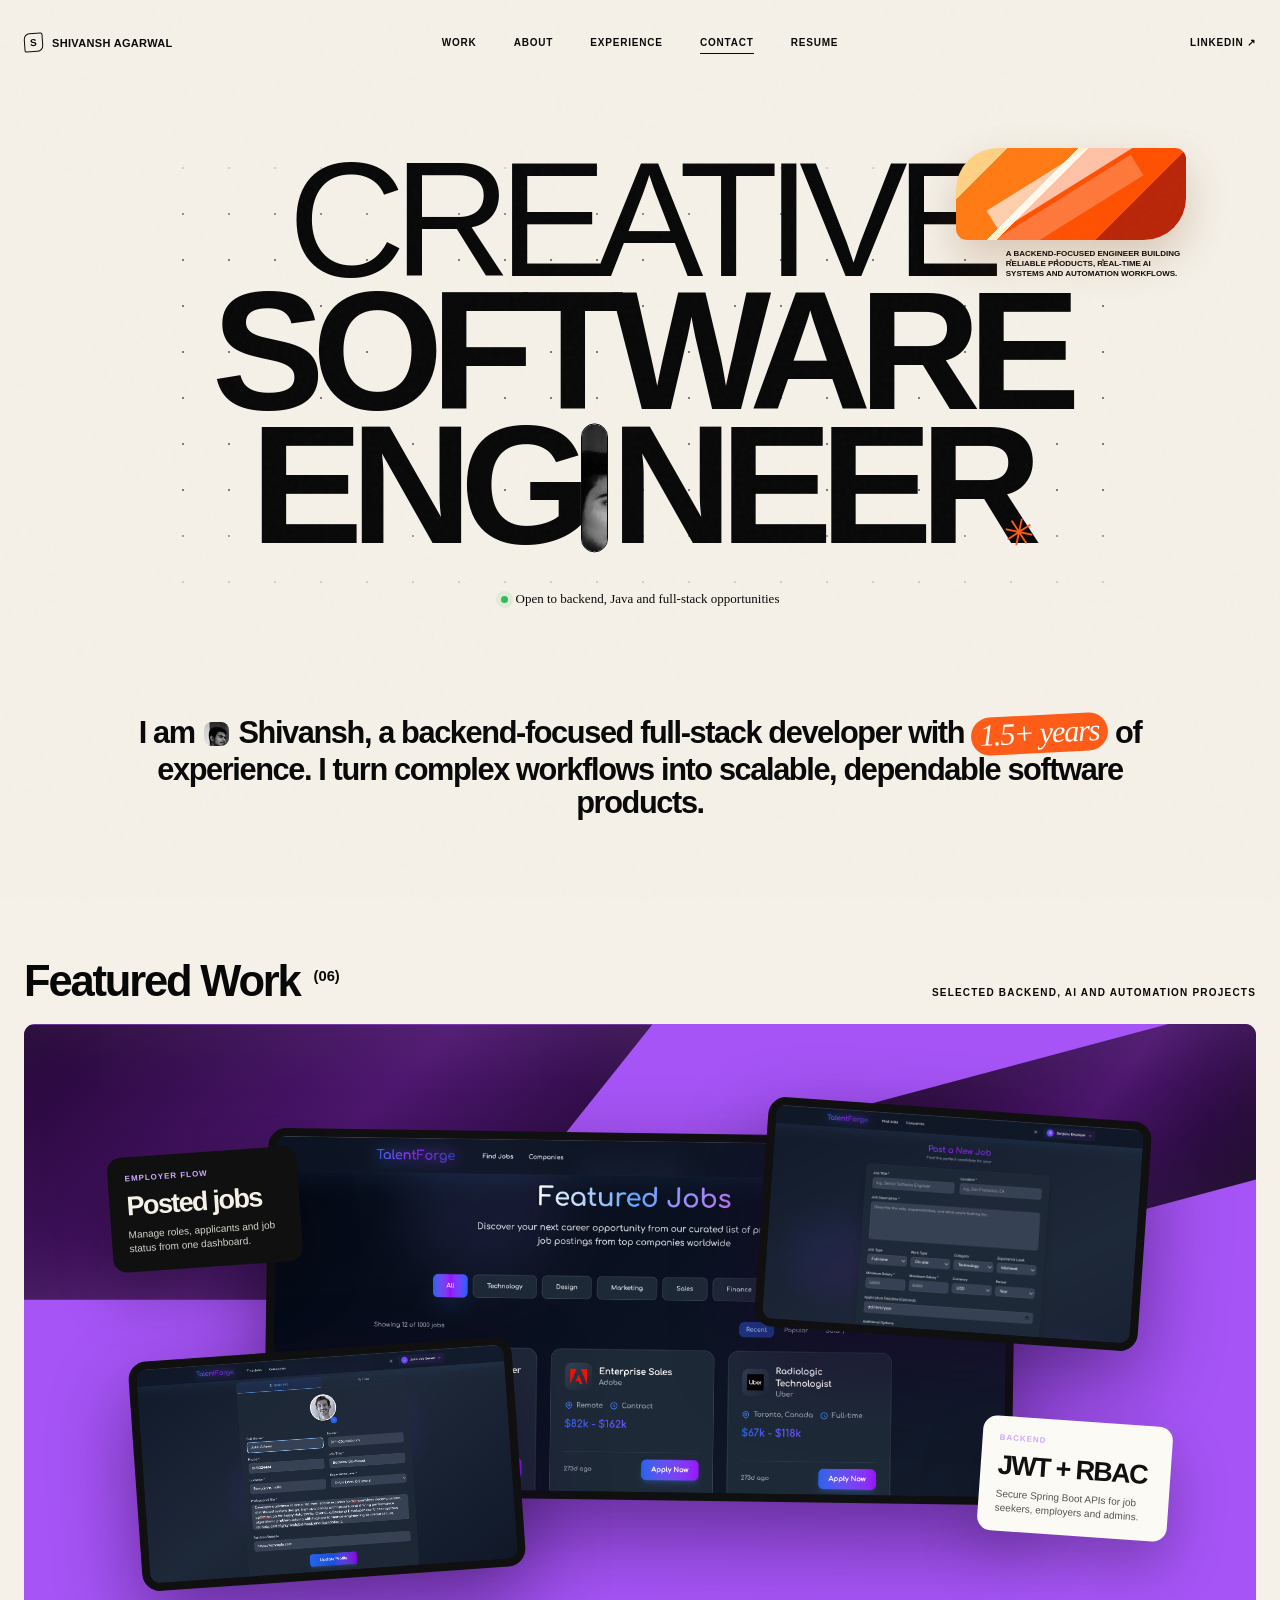
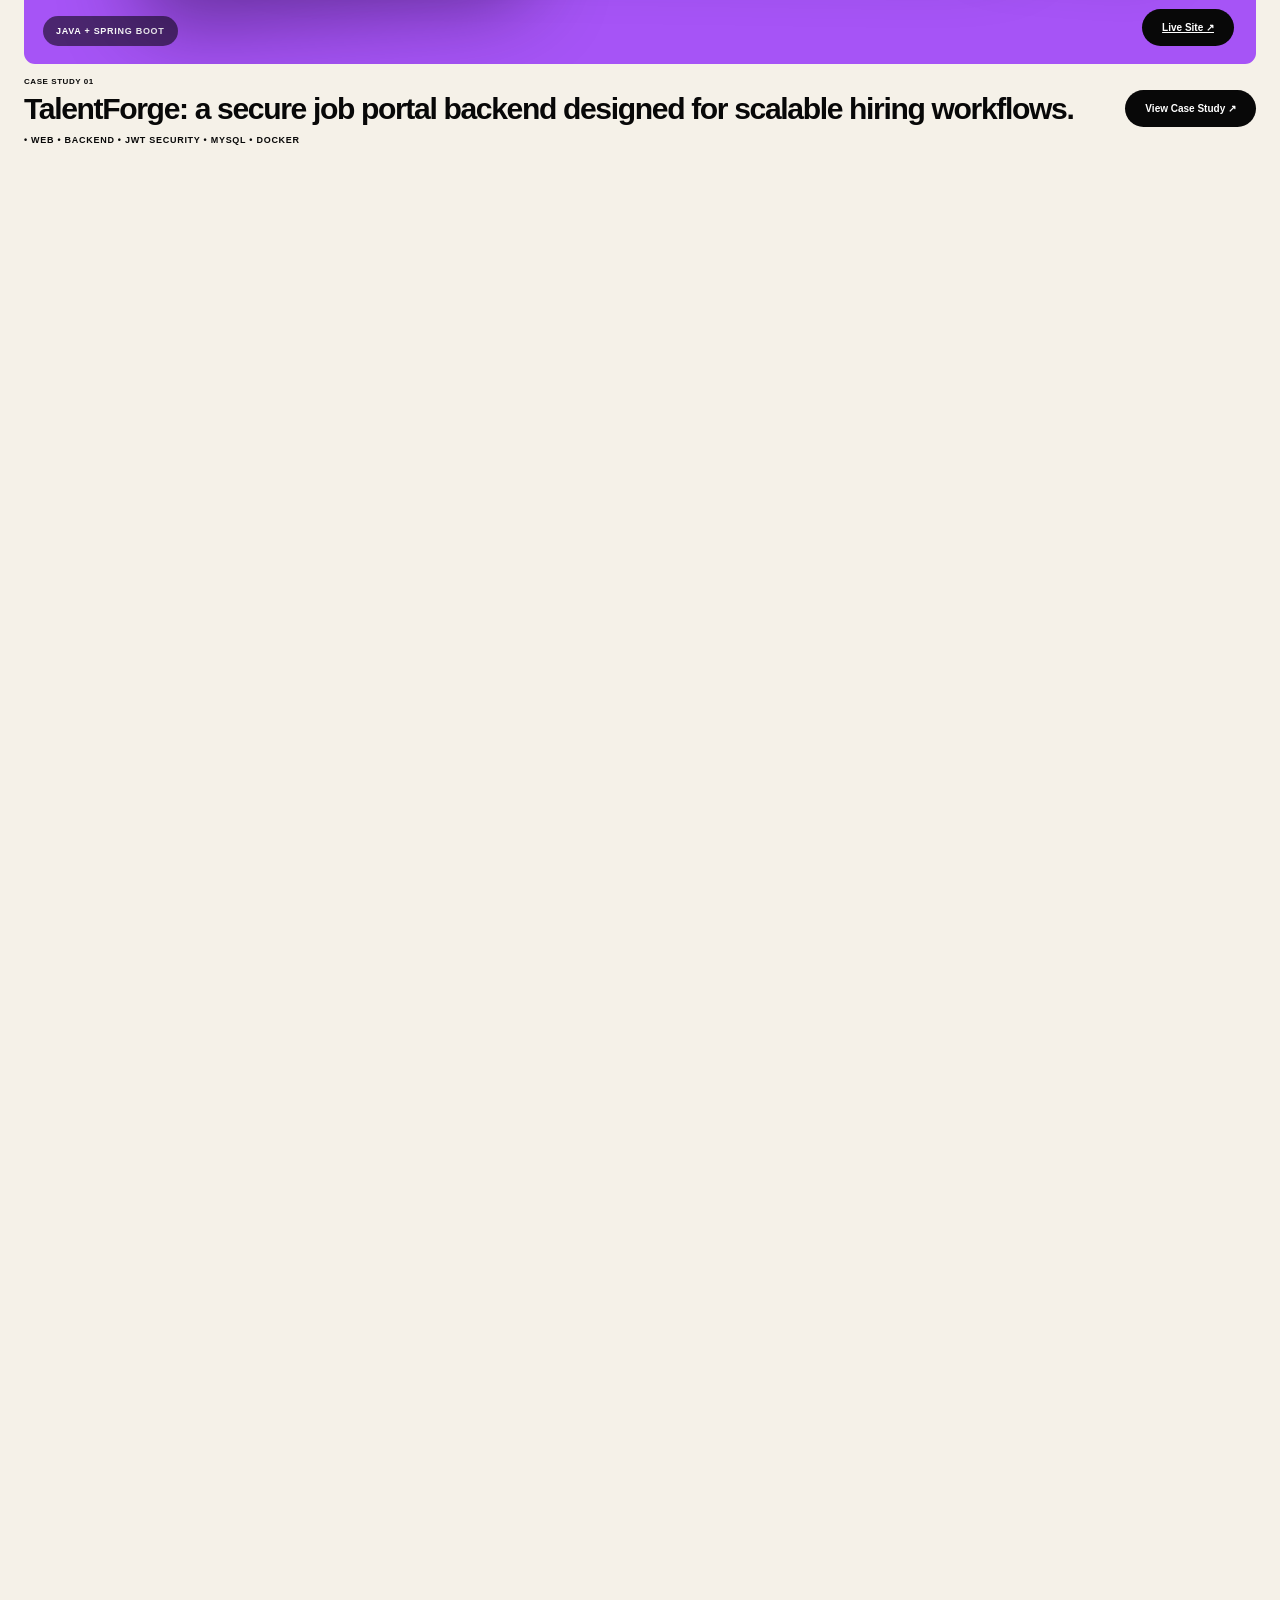
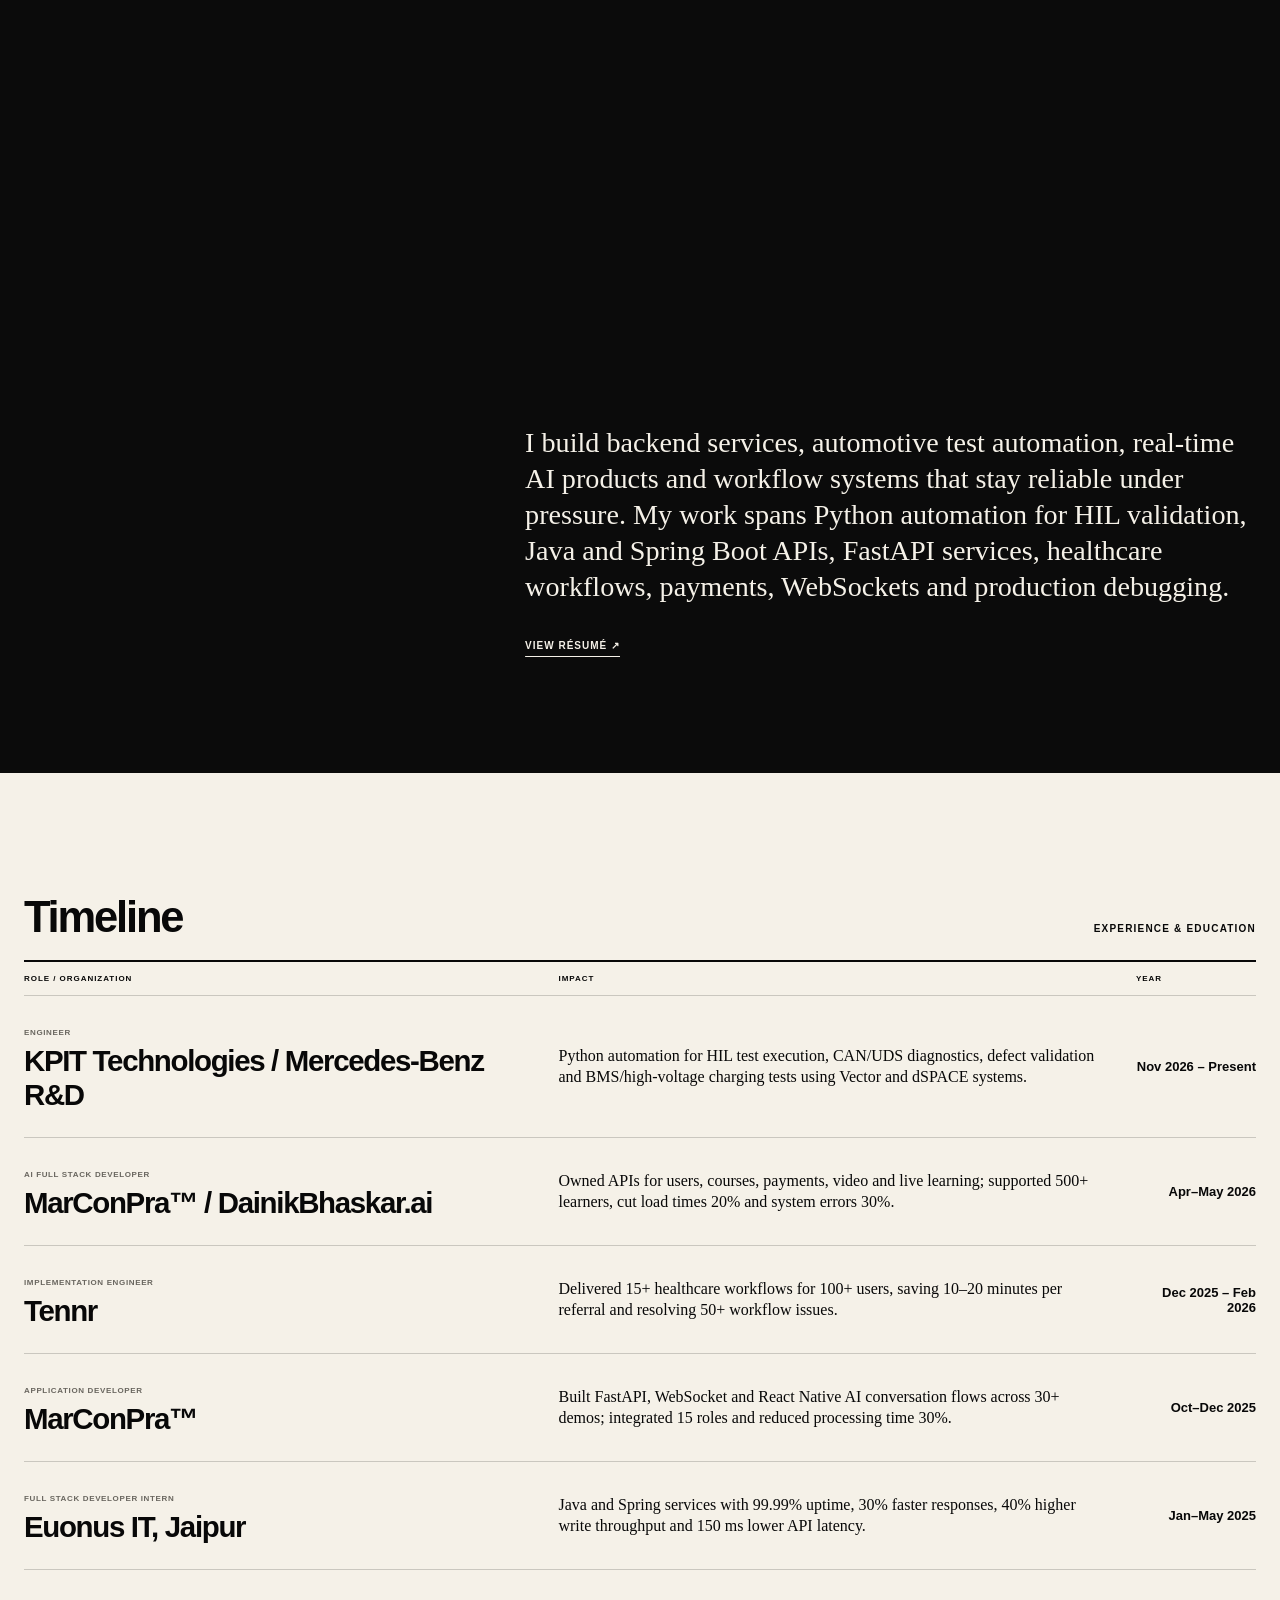
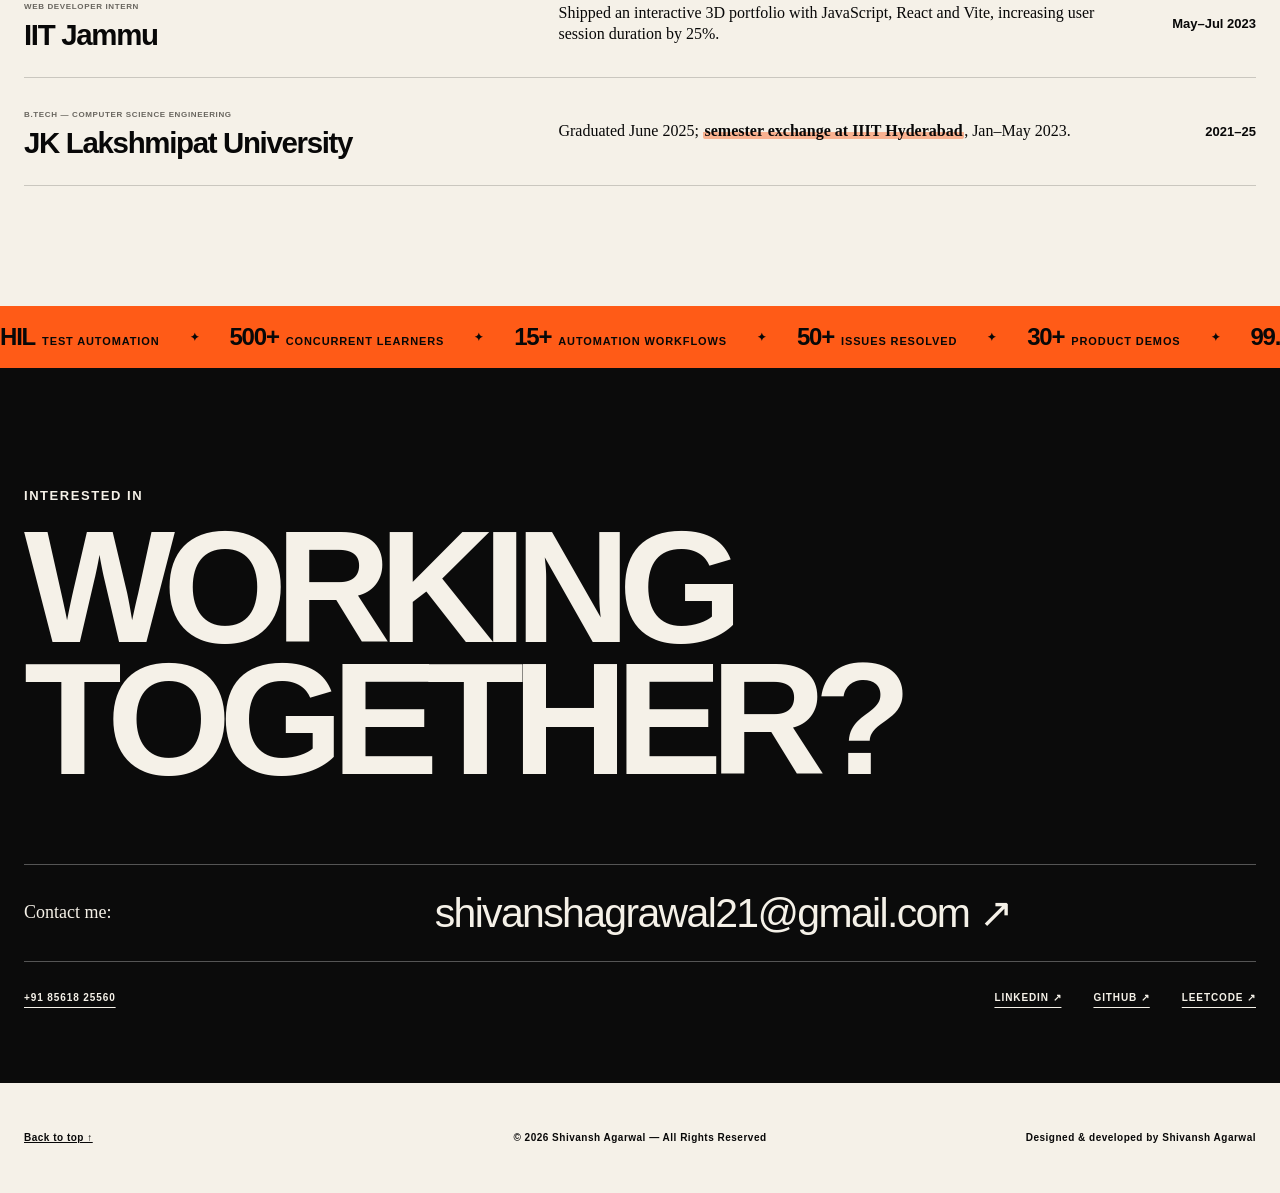
<file: index.html>
<!doctype html>
<html lang="en">
<head>
  <meta charset="utf-8" />
  <meta name="viewport" content="width=device-width, initial-scale=1" />
  <meta name="description" content="Portfolio of Shivansh Agarwal — backend-focused full-stack developer building scalable Java, Spring Boot, FastAPI, React and workflow automation products." />
  <meta name="author" content="Shivansh Agarwal" />
  <meta name="keywords" content="Shivansh Agarwal, Backend Developer, Full-Stack Developer, Java, Spring Boot, FastAPI, React, Microservices, REST APIs, Software Engineer" />
  <meta name="robots" content="index, follow" />
  <meta name="theme-color" content="#f5f1e8" />
  <title>Shivansh Agarwal — Backend & Full-Stack Software Engineer</title>
  <link rel="canonical" href="./" />

  <!-- Open Graph / social sharing (LinkedIn, Facebook). If you deploy to a fixed domain,
       replace the relative image path below with the absolute URL for reliable previews. -->
  <meta property="og:type" content="website" />
  <meta property="og:title" content="Shivansh Agarwal — Backend & Full-Stack Software Engineer" />
  <meta property="og:description" content="Backend-focused full-stack developer building scalable Java, Spring Boot, FastAPI and React products, real-time AI systems and workflow automation." />
  <meta property="og:image" content="assets/shivansh-profile.jpg" />
  <meta name="twitter:card" content="summary_large_image" />
  <meta name="twitter:title" content="Shivansh Agarwal — Backend & Full-Stack Software Engineer" />
  <meta name="twitter:description" content="Backend-focused full-stack developer building scalable Java, Spring Boot, FastAPI and React products, real-time AI systems and workflow automation." />
  <meta name="twitter:image" content="assets/shivansh-profile.jpg" />

  <link rel="icon" href="assets/favicon.svg" type="image/svg+xml" />
  <link rel="preload" href="assets/shivansh-profile.jpg" as="image" />
  <link rel="stylesheet" href="styles.css" />
  <script defer src="script.js"></script>
  <script type="application/ld+json">
  {
    "@context": "https://schema.org",
    "@type": "Person",
    "name": "Shivansh Agarwal",
    "jobTitle": "Backend-focused Full-Stack Developer",
    "email": "mailto:shivanshagrawal21@gmail.com",
    "telephone": "+91-8561825560",
    "address": { "@type": "PostalAddress", "addressLocality": "Jaipur", "addressCountry": "IN" },
    "knowsAbout": ["Java", "Spring Boot", "FastAPI", "React", "Microservices", "REST APIs", "System Design", "Workflow Automation"],
    "alumniOf": "JK Lakshmipat University",
    "sameAs": [
      "https://www.linkedin.com/in/shivansh-agarwal-887657234/",
      "https://github.com/shivanshagarwal10",
      "https://leetcode.com/u/ShivanshAgrawal/"
    ]
  }
  </script>
</head>
<body>
  <div class="grain" aria-hidden="true"></div>
  <div class="cursor" aria-hidden="true">
    <svg viewBox="0 0 100 100"><defs><path id="cursor-circle" d="M50 50m-35 0a35 35 0 1 1 70 0a35 35 0 1 1-70 0"/></defs><text><textPath href="#cursor-circle">SCROLL • EXPLORE • </textPath></text></svg>
    <i></i>
  </div>

  <header class="topbar" id="top">
    <a class="identity" href="#top" aria-label="Shivansh Agarwal home">
      <span class="identity-mark" aria-hidden="true">S</span>
      <span>SHIVANSH AGARWAL</span>
    </a>
    <nav class="desktop-nav" aria-label="Main navigation">
      <a href="#work">WORK</a>
      <a href="#about">ABOUT</a>
      <a href="#experience">EXPERIENCE</a>
      <a href="#contact">CONTACT</a>
      <a href="assets/Shivansh_Agarwal_Resume.pdf" target="_blank" rel="noreferrer">RESUME</a>
    </nav>
    <a class="top-location" href="https://www.linkedin.com/in/shivansh-agarwal-887657234/" target="_blank" rel="noreferrer"><span>LINKEDIN ↗</span></a>
    <button class="menu-button" type="button" aria-expanded="false" aria-controls="mobile-menu"><span></span><span></span></button>
  </header>

  <nav class="mobile-menu" id="mobile-menu" aria-label="Mobile navigation">
    <a href="#work">WORK</a><a href="#about">ABOUT</a><a href="#experience">EXPERIENCE</a><a href="#contact">CONTACT</a><a href="assets/Shivansh_Agarwal_Resume.pdf" target="_blank" rel="noreferrer">RESUME ↗</a>
  </nav>

  <main>
    <section class="hero section-shell" aria-labelledby="hero-title">
      <div class="hero-art-card reveal" aria-hidden="true">
        <div class="hero-art-shape"></div>
        <p>A BACKEND-FOCUSED ENGINEER BUILDING RELIABLE PRODUCTS, REAL-TIME AI SYSTEMS AND AUTOMATION WORKFLOWS.</p>
      </div>

      <h1 class="hero-title reveal" id="hero-title">
        <span class="hero-thin">CREATIVE</span>
        <span class="hero-bold">SOFTWARE</span>
        <span class="hero-bold hero-engineer">ENG<span class="hero-photo"><img src="assets/shivansh-profile.jpg" alt="" /></span>NEER<span class="hero-star" aria-hidden="true">✳</span></span>
      </h1>

      <p class="availability reveal"><i></i> Open to backend, Java and full-stack opportunities</p>

      <div class="hero-summary reveal">
        <p>I am <span class="mini-photo"><img src="assets/shivansh-profile.jpg" alt="Shivansh Agarwal" /></span> <strong>Shivansh</strong>, a backend-focused full-stack developer with <span class="years-badge">1.5+ years</span> of experience. I turn complex workflows into scalable, dependable software products.</p>
      </div>
    </section>

    <section class="featured section-shell" id="work" aria-labelledby="work-heading">
      <div class="section-heading reveal">
        <h2 id="work-heading">Featured Work <sup>(06)</sup></h2>
        <p>SELECTED BACKEND, AI AND AUTOMATION PROJECTS</p>
      </div>

      <article class="case-card case-hero reveal" data-href="work/talentforge/index.html" role="link" tabindex="0" aria-label="Open TalentForge case study">
        <div class="case-visual talentforge-visual" aria-label="TalentForge posted jobs dashboard screenshot">
          <div class="visual-ribbon ribbon-one"></div><div class="visual-ribbon ribbon-two"></div>
          <div class="tf-panel tf-panel-left">
            <small>EMPLOYER FLOW</small>
            <strong>Posted jobs</strong>
            <span>Manage roles, applicants and job status from one dashboard.</span>
          </div>
          <div class="tf-showcase">
            <div class="tf-shot tf-shot-main">
              <img src="assets/talentforge/home-featured-jobs.png" alt="TalentForge featured jobs screen with job cards, filters and apply actions" />
            </div>
            <div class="tf-shot tf-shot-profile">
              <img src="assets/talentforge/home-profile.png" alt="TalentForge job seeker profile editing screen with resume and basic details" />
            </div>
            <div class="tf-shot tf-shot-post">
              <img src="assets/talentforge/home-post-job.png" alt="TalentForge employer post job form with job details, salary and requirements" />
            </div>
          </div>
          <div class="tf-panel tf-panel-right">
            <small>BACKEND</small>
            <strong>JWT + RBAC</strong>
            <span>Secure Spring Boot APIs for job seekers, employers and admins.</span>
          </div>
          <span class="visual-chip">JAVA + SPRING BOOT</span>
          <a class="visual-action" href="https://talent-forge-smoky.vercel.app/" target="_blank" rel="noreferrer">Live Site ↗</a>
        </div>
        <div class="case-copy">
          <span>CASE STUDY 01</span>
          <h3>TalentForge: a secure job portal backend designed for scalable hiring workflows.</h3>
          <p>• WEB • BACKEND • JWT SECURITY • MYSQL • DOCKER</p>
          <a class="case-study-link" href="work/talentforge/index.html">View Case Study ↗</a>
        </div>
      </article>

      <div class="case-grid">
        <article class="case-card reveal" data-href="work/dainikbhaskar/index.html" role="link" tabindex="0" aria-label="Open DainikBhaskar.ai case study">
          <div class="case-visual learning-visual">
            <div class="read-strip">✦ 5 min Read&nbsp;&nbsp;&nbsp; ✦ 5 min Read&nbsp;&nbsp;&nbsp; ✦ 5 min Read&nbsp;&nbsp;&nbsp; ✦ 5 min Read</div>
            <div class="course-window">
              <div class="course-sidebar"><b>DB</b><span></span><span></span><span></span><span></span></div>
              <div class="course-main"><small>LIVE LEARNING</small><h4>Build. Learn. Scale.</h4><div class="course-video"><i></i><span>LIVE</span></div><div class="course-row"><b>Backend Engineering</b><em>78%</em></div><div class="course-progress"><i></i></div></div>
            </div>
            <div class="metric-note"><strong>500+</strong><span>concurrent learners supported</span></div>
            <a class="visual-action" href="https://www.dainikbhaskar.ai/" target="_blank" rel="noreferrer">Live Site ↗</a>
          </div>
          <div class="case-copy"><span>CASE STUDY 02</span><h3>Scaled an AI learning platform for live classes, payments and multimedia content.</h3><p>• FASTAPI • FASTIFY • CLERK • PAYMENTS</p><a class="case-study-link" href="work/dainikbhaskar/index.html">View Case Study ↗</a></div>
        </article>

        <article class="case-card reveal" data-href="work/ai-conversation/index.html" role="link" tabindex="0" aria-label="Open AI Conversation Platform case study">
          <div class="case-visual realtime-visual">
            <div class="read-strip read-strip-dark">✦ REAL-TIME&nbsp;&nbsp;&nbsp; ✦ WEBSOCKETS&nbsp;&nbsp;&nbsp; ✦ AI&nbsp;&nbsp;&nbsp; ✦ MOBILE</div>
            <div class="phone-device"><div class="phone-notch"></div><div class="phone-ui"><div class="live-line"><i></i><b>LIVE CONVERSATION</b><span>08:42</span></div><div class="wave"><i style="--h:20%"></i><i style="--h:48%"></i><i style="--h:82%"></i><i style="--h:38%"></i><i style="--h:67%"></i><i style="--h:93%"></i><i style="--h:56%"></i><i style="--h:75%"></i><i style="--h:34%"></i></div><div class="message user-message">We need a clearer response for the client.</div><div class="message ai-message"><small>AI SUGGESTION</small>Acknowledge the concern and give a concrete next step.</div><div class="tones"><span>CALM</span><span>CONFIDENT</span><span>HELPFUL</span></div></div></div>
            <div class="latency-card"><small>websocket.connected</small><strong>&lt;300 ms</strong><span>tone: confident</span></div>
            <a class="visual-action light-action" href="work/ai-conversation/index.html">View Details ↗</a>
          </div>
          <div class="case-copy"><span>CASE STUDY 03</span><h3>Built a real-time AI conversation product for speech, tone analysis and live responses.</h3><p>• FASTAPI • REACT NATIVE • ASSEMBLYAI • LLM</p><a class="case-study-link" href="work/ai-conversation/index.html">View Case Study ↗</a></div>
        </article>
      </div>

      <article class="case-card case-wide reveal" data-href="work/smart-contact-manager/index.html" role="link" tabindex="0" aria-label="Open Smart Contact Manager case study">
        <div class="case-visual scm-visual">
          <div class="scm-panel scm-panel-left">
            <small>DUPLICATE MERGE</small>
            <strong>Union-find</strong>
            <span>Preserves notes, reminders, events and interaction history.</span>
          </div>
          <div class="scm-browser">
            <div class="scm-browser-top"><b>Smart Contact Manager</b><span>2FA + OAuth</span><i></i></div>
            <img src="assets/smart-contact-manager/dashboard.png" alt="Smart Contact Manager dashboard preview" />
          </div>
          <div class="scm-panel scm-panel-right">
            <small>LIVE DEMO</small>
            <strong>200 contacts</strong>
            <span>Resettable Railway demo with realistic seeded data.</span>
          </div>
          <div class="api-badge">SPRING BOOT + REACT</div>
          <a class="visual-action" href="https://smart-contact-manager-production-9f25.up.railway.app" target="_blank" rel="noreferrer">Live Demo ↗</a>
        </div>
        <div class="case-copy"><span>CASE STUDY 04</span><h3>Smart Contact Manager: a secure contact intelligence platform with duplicate merging, relationship graphs and reconnect workflows.</h3><p>• JAVA 21 • SPRING BOOT 3.4 • REACT 19 • MYSQL • DOCKER</p><a class="case-study-link" href="work/smart-contact-manager/index.html">View Case Study ↗</a></div>
      </article>

      <div class="case-grid case-grid-new">
        <article class="case-card reveal" data-href="work/trao-interview-prep/index.html" role="link" tabindex="0" aria-label="Open TRAO Interview Prep case study">
          <div class="case-visual trao-visual">
            <div class="read-strip">✦ RESEARCH&nbsp;&nbsp;&nbsp; ✦ COVERAGE&nbsp;&nbsp;&nbsp; ✦ PRACTICE&nbsp;&nbsp;&nbsp; ✦ SCHEDULE</div>
            <div class="trao-board">
              <div class="trao-top"><b>TRAO / PREP KIT</b><span>READY</span></div>
              <div class="trao-body">
                <aside><i></i><i class="active"></i><i></i><i></i></aside>
                <div class="trao-content">
                  <small>ROLE COVERAGE</small>
                  <strong>92%</strong>
                  <div class="trao-progress"><i></i></div>
                  <div class="trao-cards"><span>System design<em>12</em></span><span>Technical<em>24</em></span><span>Company fit<em>8</em></span></div>
                </div>
              </div>
            </div>
            <div class="trao-float"><small>GEMINI PIPELINE</small><strong>3-pass</strong><span>deterministic gap closure</span></div>
            <a class="visual-action" href="https://trao-interview-prep-lemon.vercel.app" target="_blank" rel="noreferrer">Live Site ↗</a>
          </div>
          <div class="case-copy"><span>CASE STUDY 05</span><h3>TRAO: an evidence-backed AI workspace that turns any job description into a complete interview plan.</h3><p>• NEXT.JS • EXPRESS • GEMINI • MONGODB • TYPESCRIPT</p><a class="case-study-link" href="work/trao-interview-prep/index.html">View Case Study ↗</a></div>
        </article>

        <article class="case-card reveal" data-href="work/voice-ai-evals/index.html" role="link" tabindex="0" aria-label="Open Voice AI Evals case study">
          <div class="case-visual evals-visual">
            <div class="read-strip read-strip-dark">✦ OUTCOME&nbsp;&nbsp;&nbsp; ✦ COMPLIANCE&nbsp;&nbsp;&nbsp; ✦ LATENCY&nbsp;&nbsp;&nbsp; ✦ ROOT CAUSE</div>
            <div class="eval-console">
              <div class="eval-top"><b>Voice AI / Campaign health</b><i></i><i></i><i></i></div>
              <div class="eval-metrics"><span><small>TOTAL CALLS</small><strong>10K</strong></span><span><small>GOLDEN SET</small><strong>8/8</strong></span><span><small>STAGES</small><strong>09</strong></span></div>
              <div class="eval-chart"><i style="--h:44%"></i><i style="--h:68%"></i><i style="--h:53%"></i><i style="--h:84%"></i><i style="--h:61%"></i><i style="--h:75%"></i><i style="--h:92%"></i></div>
            </div>
            <div class="eval-alert"><small>CRITICAL REVIEW</small><strong>Evidence attached</strong><span>privacy_disclosure · turn 06</span></div>
            <a class="visual-action light-action" href="https://github.com/shivanshagarwal10/voice-ai-evals" target="_blank" rel="noreferrer">GitHub ↗</a>
          </div>
          <div class="case-copy"><span>CASE STUDY 06</span><h3>Voice AI Evals: a hybrid framework that finds where collection calls break—and proves why.</h3><p>• FASTAPI • OPENAI • STREAMLIT • PYDANTIC • PLOTLY</p><a class="case-study-link" href="work/voice-ai-evals/index.html">View Case Study ↗</a></div>
        </article>
      </div>
    </section>

    <section class="about" id="about">
      <div class="section-shell about-inner">
        <div class="about-title reveal"><p>WHY SHIVANSH</p><h2>Engineering with ownership, clarity and measurable impact.</h2></div>
        <div class="skill-cloud reveal" aria-label="Technical skills">
          <span class="skill outline tilt-left">Java</span><span class="skill solid-orange">Spring Boot</span><span class="skill pixel">REST APIs</span><span class="skill dark">FastAPI</span><span class="skill outline tilt-right">Microservices</span><span class="skill serif">System Design</span><span class="skill solid-green">MySQL</span><span class="skill outline">Docker</span><span class="skill dark">Spring Security</span><span class="skill pixel">WebSockets</span><span class="skill solid-orange">React</span><span class="skill serif">Workflow Automation</span><span class="skill dark">Python</span><span class="skill outline tilt-left">JavaScript</span><span class="skill solid-green">Node.js</span><span class="skill pixel">JWT Auth</span><span class="skill serif">JPA / Hibernate</span><span class="skill solid-orange">GraphQL</span><span class="skill outline">AWS</span><span class="skill pixel">Git</span><span class="skill dark">React Native</span><span class="skill serif">SQL</span><span class="skill outline tilt-right">DSA &amp; OOP</span><span class="skill solid-green">Multithreading</span><span class="skill pixel">Design Patterns</span><span class="skill amp">&</span>
        </div>
        <div class="about-copy reveal"><p>I build backend services, automotive test automation, real-time AI products and workflow systems that stay reliable under pressure. My work spans Python automation for HIL validation, Java and Spring Boot APIs, FastAPI services, healthcare workflows, payments, WebSockets and production debugging.</p><a href="assets/Shivansh_Agarwal_Resume.pdf" target="_blank" rel="noreferrer">View résumé ↗</a></div>
      </div>
    </section>

    <section class="experience section-shell" id="experience" aria-labelledby="experience-heading">
      <div class="section-heading reveal"><h2 id="experience-heading">Timeline</h2><p>EXPERIENCE & EDUCATION</p></div>
      <div class="timeline reveal">
        <div class="timeline-head"><span>ROLE / ORGANIZATION</span><span>IMPACT</span><span>YEAR</span></div>
        <article><div><small>ENGINEER</small><h3>KPIT Technologies / Mercedes-Benz R&amp;D</h3></div><p>Python automation for HIL test execution, CAN/UDS diagnostics, defect validation and BMS/high-voltage charging tests using Vector and dSPACE systems.</p><time>Nov 2026 – Present</time></article>
        <article><div><small>AI FULL STACK DEVELOPER</small><h3>MarConPra™ / DainikBhaskar.ai</h3></div><p>Owned APIs for users, courses, payments, video and live learning; supported 500+ learners, cut load times 20% and system errors 30%.</p><time>Apr–May 2026</time></article>
        <article><div><small>IMPLEMENTATION ENGINEER</small><h3>Tennr</h3></div><p>Delivered 15+ healthcare workflows for 100+ users, saving 10–20 minutes per referral and resolving 50+ workflow issues.</p><time>Dec 2025 – Feb 2026</time></article>
        <article><div><small>APPLICATION DEVELOPER</small><h3>MarConPra™</h3></div><p>Built FastAPI, WebSocket and React Native AI conversation flows across 30+ demos; integrated 15 roles and reduced processing time 30%.</p><time>Oct–Dec 2025</time></article>
        <article><div><small>FULL STACK DEVELOPER INTERN</small><h3>Euonus IT, Jaipur</h3></div><p>Java and Spring services with 99.99% uptime, 30% faster responses, 40% higher write throughput and 150 ms lower API latency.</p><time>Jan–May 2025</time></article>
        <article><div><small>WEB DEVELOPER INTERN</small><h3>IIT Jammu</h3></div><p>Shipped an interactive 3D portfolio with JavaScript, React and Vite, increasing user session duration by 25%.</p><time>May–Jul 2023</time></article>
        <article><div><small>B.TECH — COMPUTER SCIENCE ENGINEERING</small><h3>JK Lakshmipat University</h3></div><p>Graduated June 2025; <span class="hl">semester exchange at IIIT Hyderabad</span>, Jan–May 2023.</p><time>2021–25</time></article>
      </div>
    </section>

    <section class="numbers" aria-label="Career highlights">
      <div class="numbers-track"><span><b>HIL</b> TEST AUTOMATION</span><i>✦</i><span><b>500+</b> CONCURRENT LEARNERS</span><i>✦</i><span><b>15+</b> AUTOMATION WORKFLOWS</span><i>✦</i><span><b>50+</b> ISSUES RESOLVED</span><i>✦</i><span><b>30+</b> PRODUCT DEMOS</span><i>✦</i><span><b>99.99%</b> UPTIME</span><i>✦</i><span><b>HIL</b> TEST AUTOMATION</span><i>✦</i><span><b>500+</b> CONCURRENT LEARNERS</span><i>✦</i><span><b>15+</b> AUTOMATION WORKFLOWS</span><i>✦</i><span><b>50+</b> ISSUES RESOLVED</span><i>✦</i><span><b>30+</b> PRODUCT DEMOS</span><i>✦</i><span><b>99.99%</b> UPTIME</span><i>✦</i></div>
    </section>

    <section class="contact" id="contact">
      <div class="section-shell contact-inner reveal">
        <p>INTERESTED IN</p><h2>WORKING TOGETHER?</h2>
        <div class="contact-row-main"><span>Contact me:</span><a href="mailto:shivanshagrawal21@gmail.com">shivanshagrawal21@gmail.com ↗</a></div>
        <div class="contact-bottom">
          <a href="tel:+918561825560">+91 85618 25560</a>
          <div><a href="https://www.linkedin.com/in/shivansh-agarwal-887657234/" target="_blank" rel="noreferrer">LINKEDIN ↗</a><a href="https://github.com/shivanshagarwal10" target="_blank" rel="noreferrer">GITHUB ↗</a><a href="https://leetcode.com/u/ShivanshAgrawal/" target="_blank" rel="noreferrer">LEETCODE ↗</a></div>
        </div>
      </div>
    </section>
  </main>

  <footer class="footer section-shell"><a href="#top">Back to top ↑</a><p>© <span data-year></span> Shivansh Agarwal — All Rights Reserved</p><p>Designed & developed by Shivansh Agarwal</p></footer>

  <dialog class="project-dialog" id="project-dialog" aria-labelledby="dialog-title">
    <button class="dialog-close" type="button" aria-label="Close project details">×</button>
    <p class="dialog-kicker" id="dialog-kicker"></p>
    <h2 id="dialog-title"></h2>
    <p class="dialog-summary" id="dialog-summary"></p>
    <div class="dialog-metrics" id="dialog-metrics"></div>
    <div class="dialog-stack"><span>TECH STACK</span><p id="dialog-stack"></p></div>
    <a class="dialog-link" id="dialog-link" href="#contact">Discuss this project ↗</a>
  </dialog>
</body>
</html>
</file>
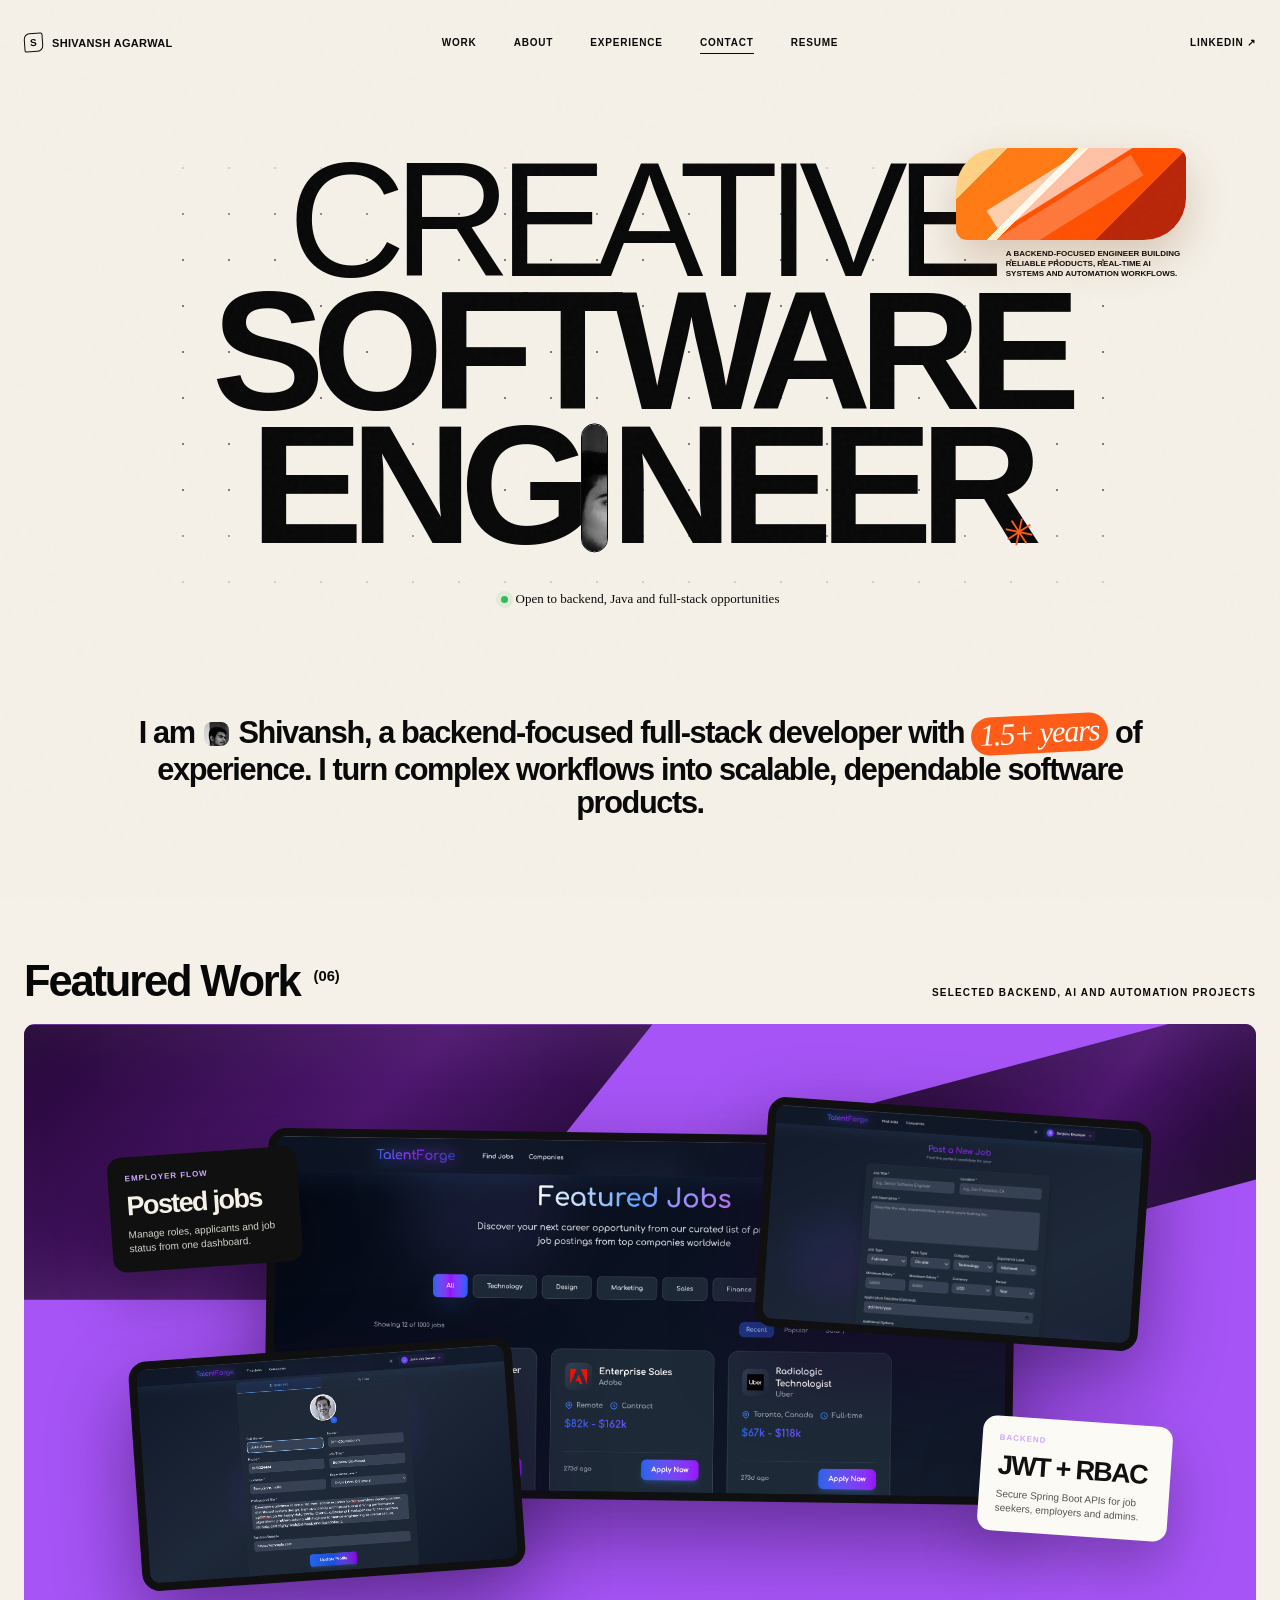
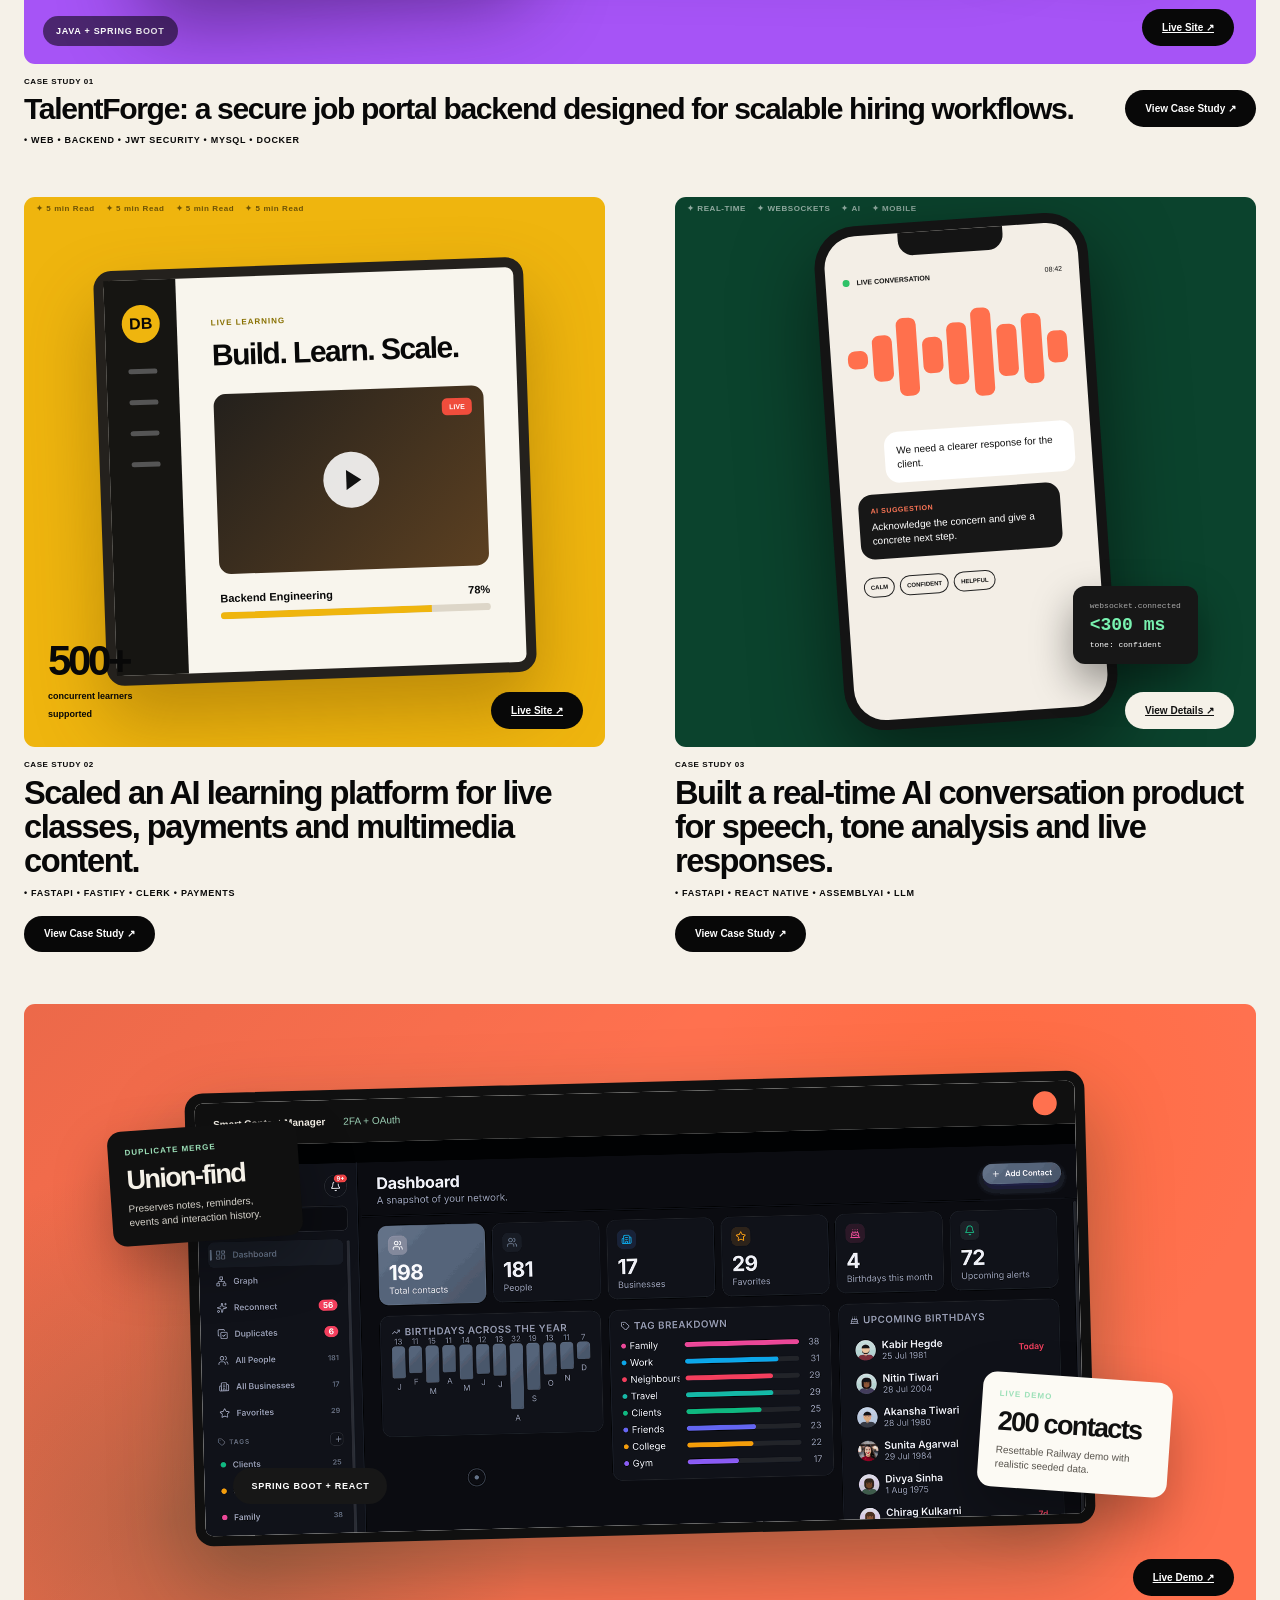
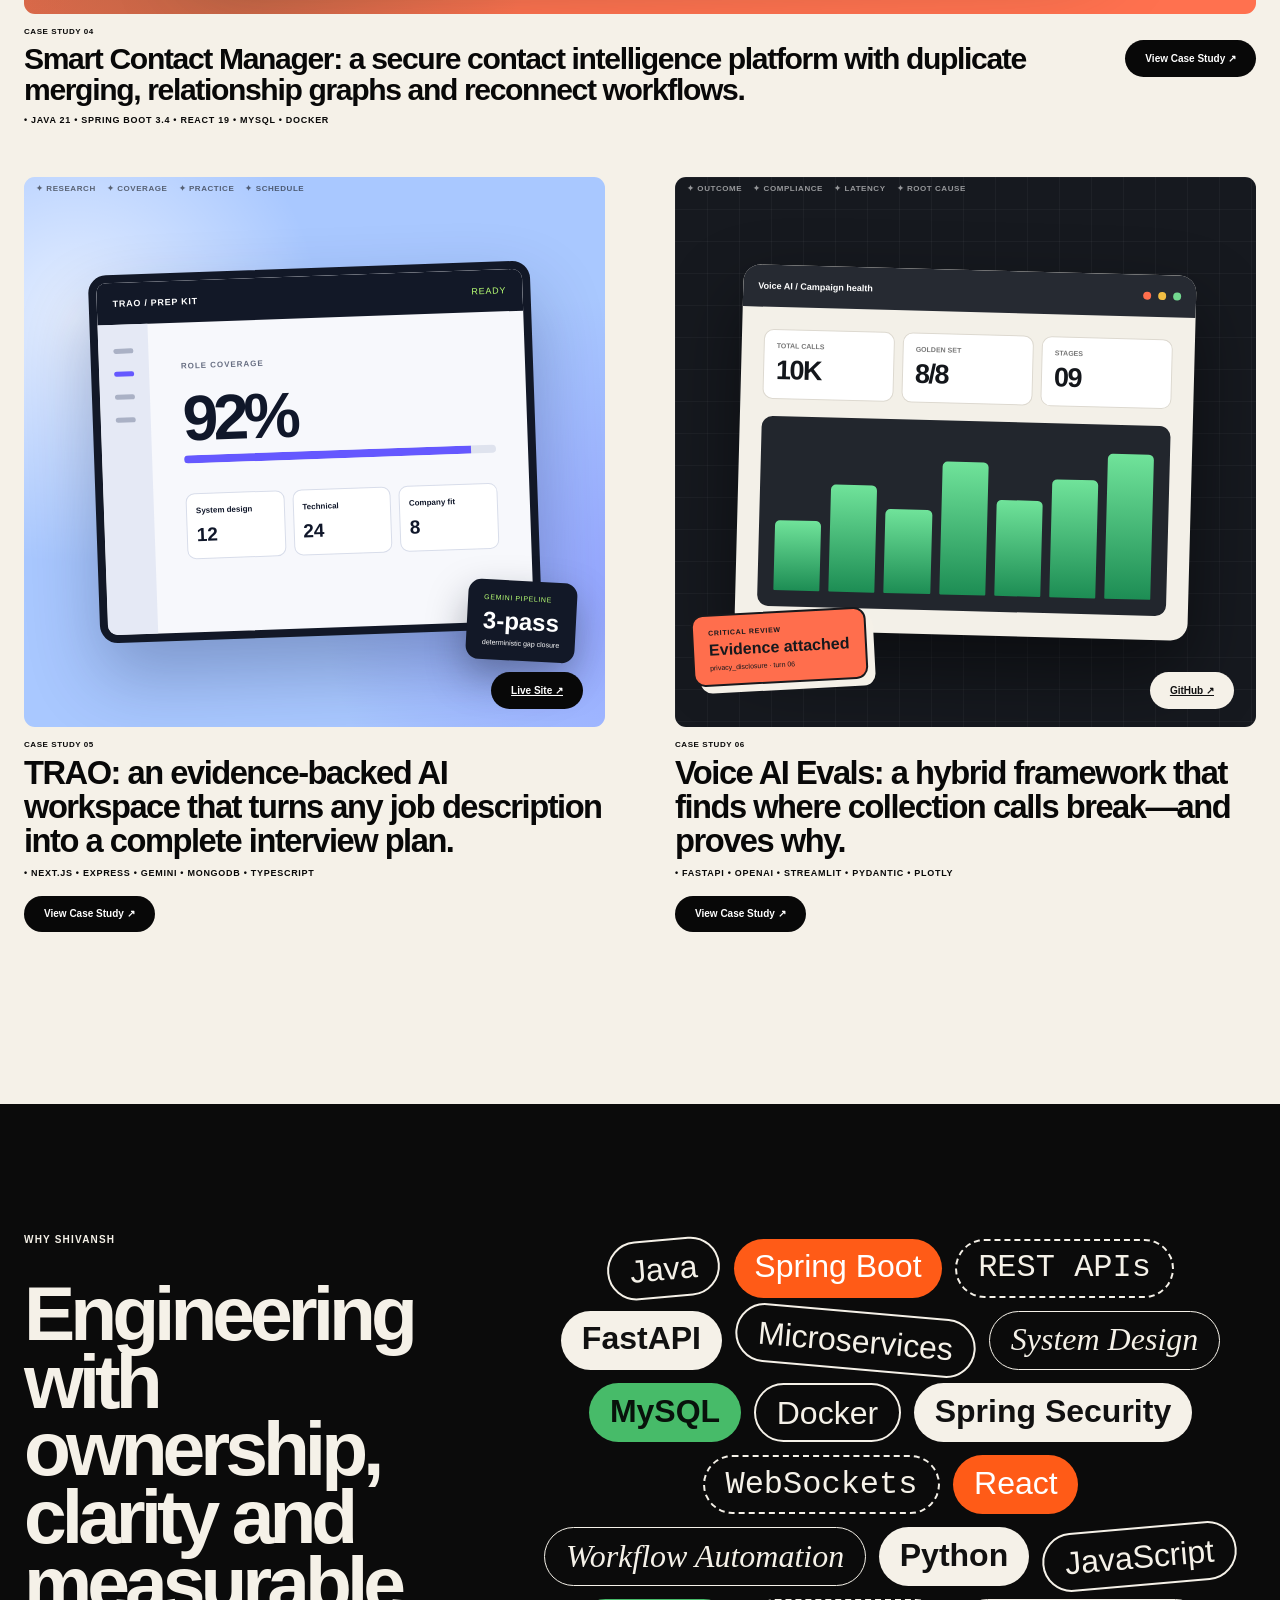
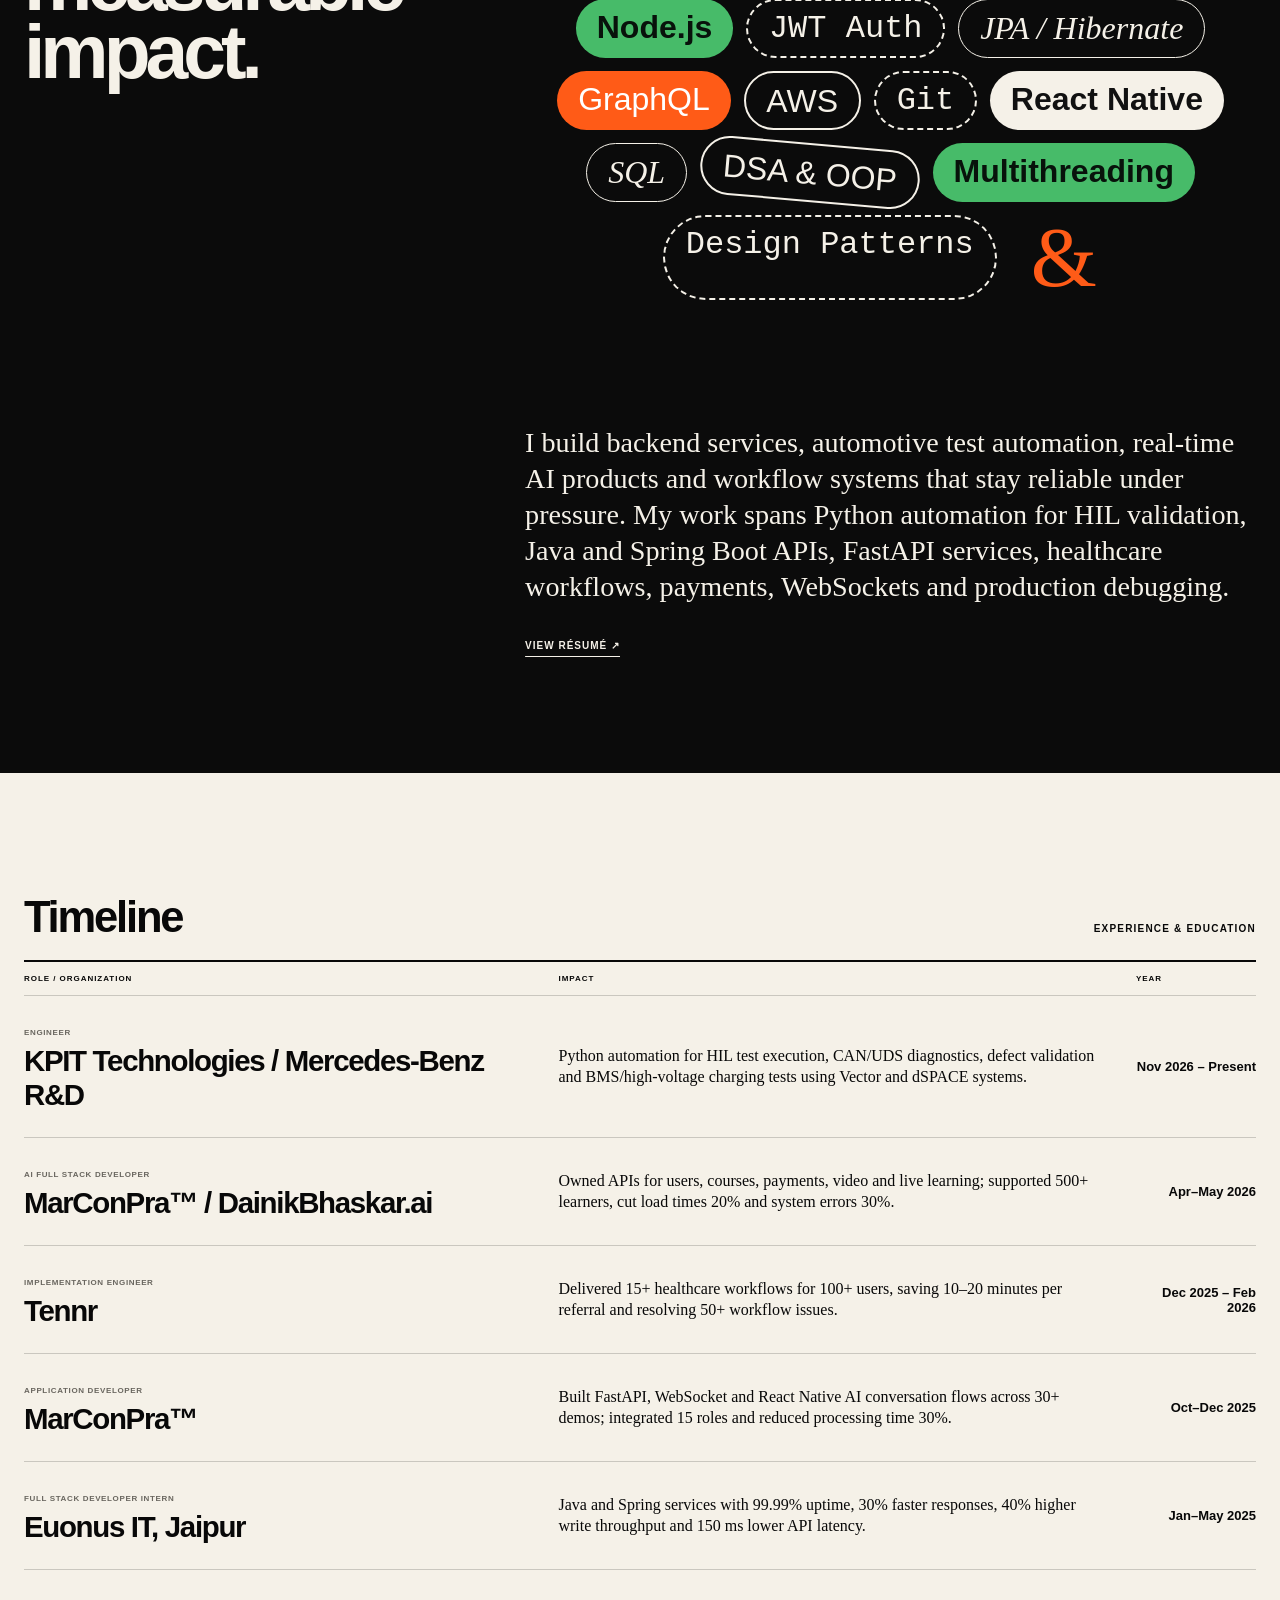
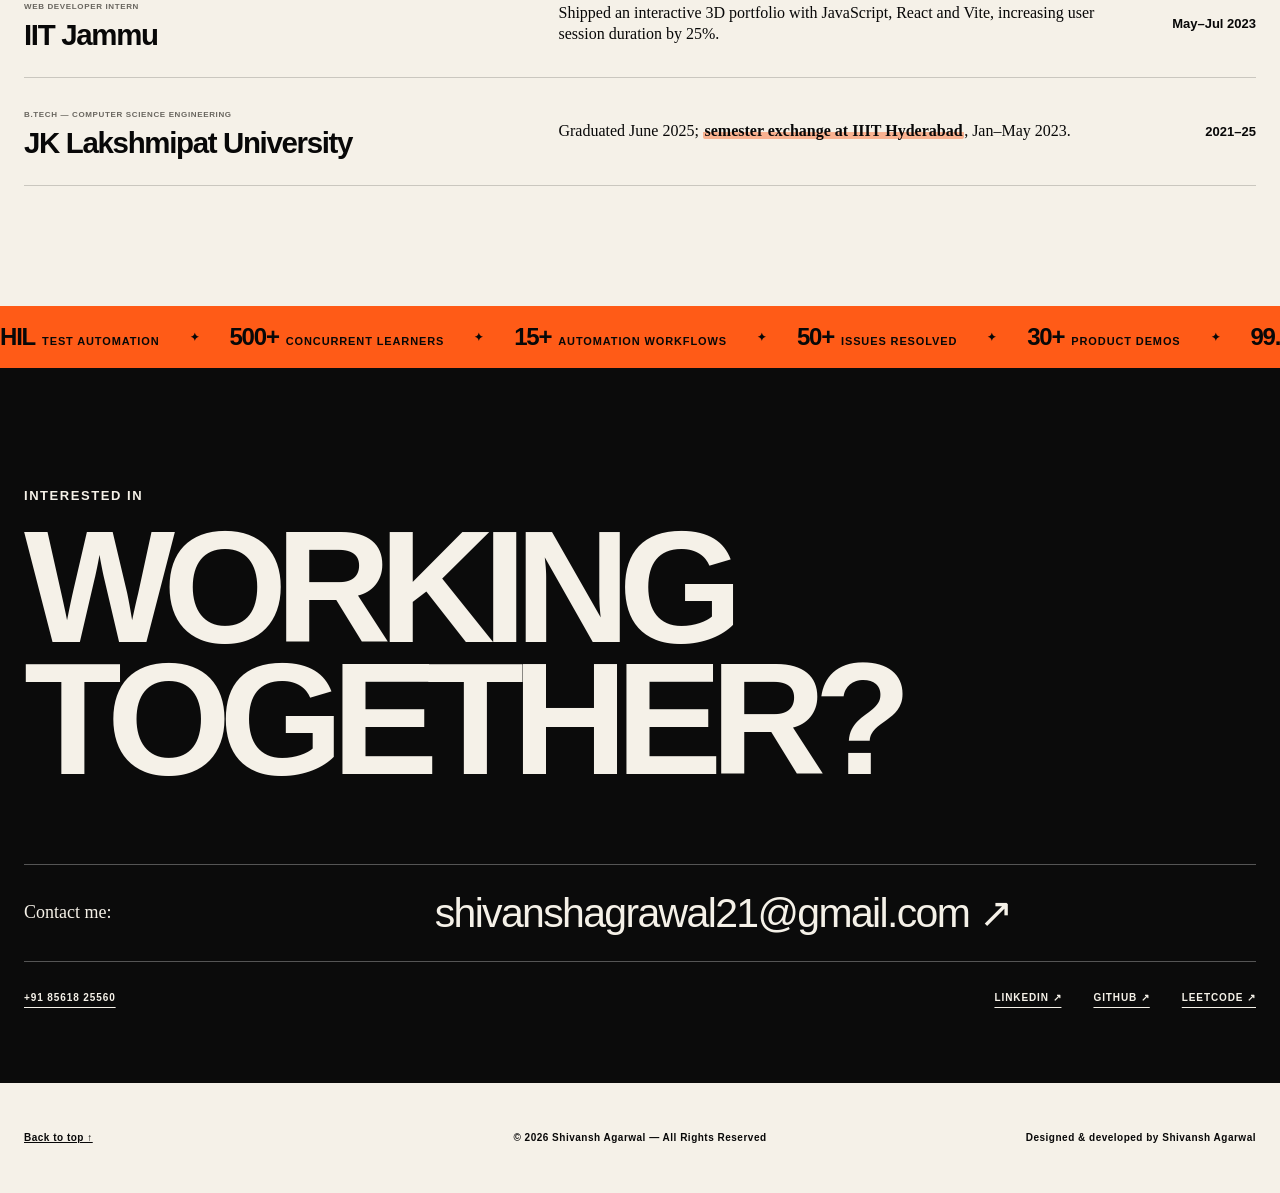
<file: about/index.html>
<!doctype html><html lang="en"><head><meta charset="utf-8"><meta name="viewport" content="width=device-width,initial-scale=1"><meta http-equiv="refresh" content="0;url=../#about"><title>Shivansh Agarwal</title><script>location.replace('../#about');</script></head><body><a href="../#about">Continue to portfolio</a></body></html>
</file>
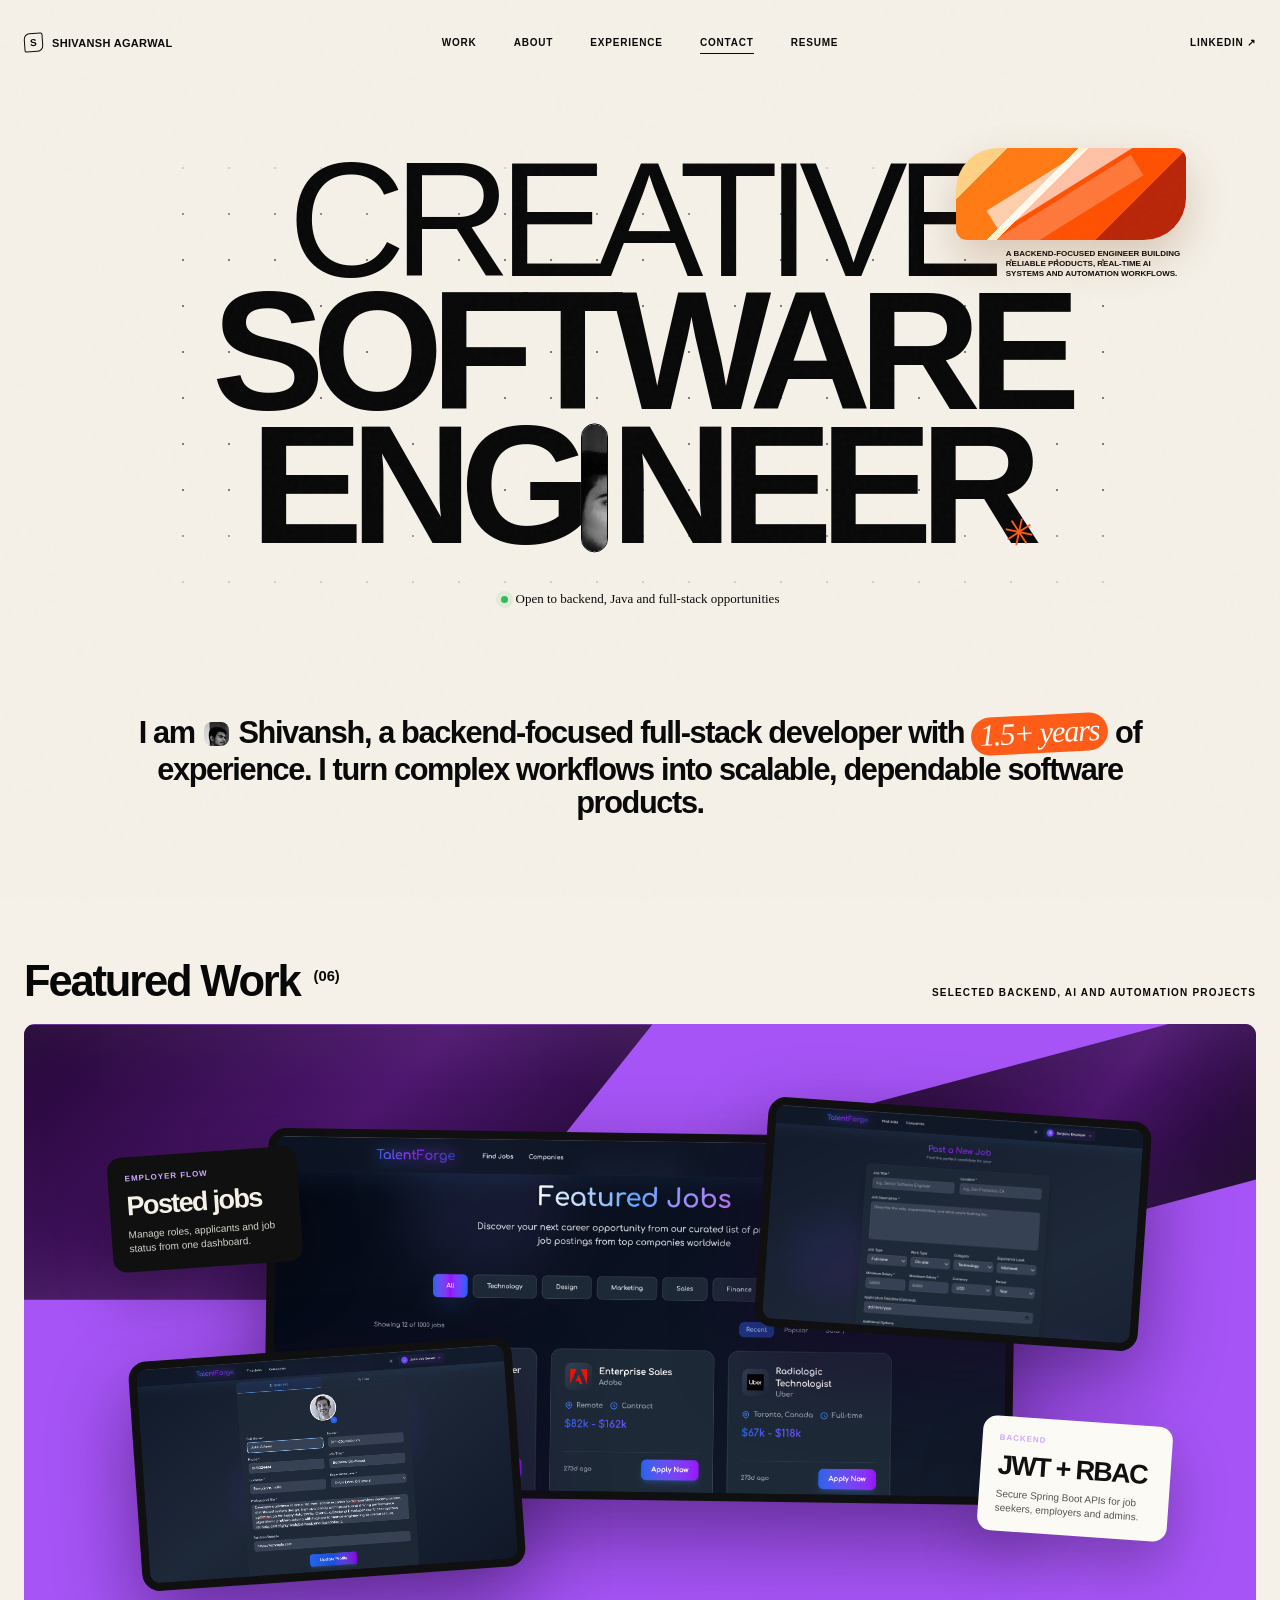
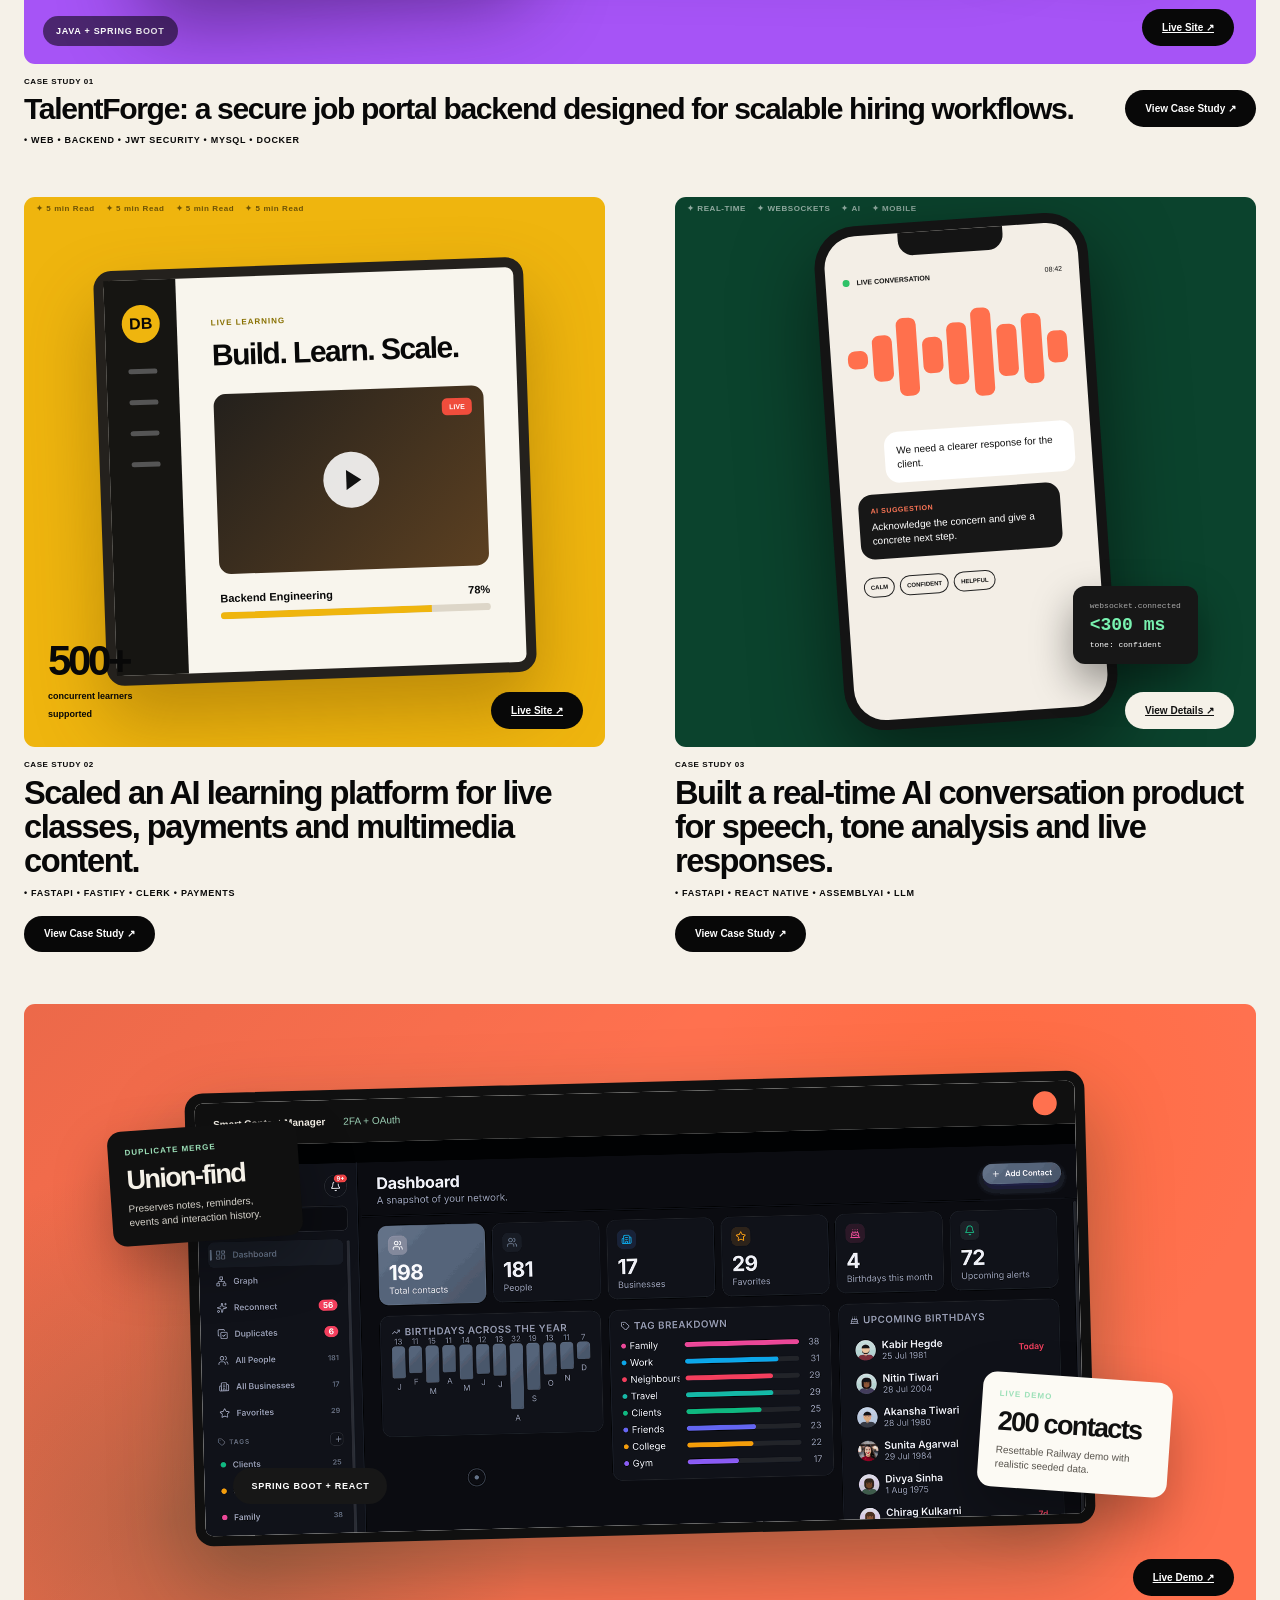
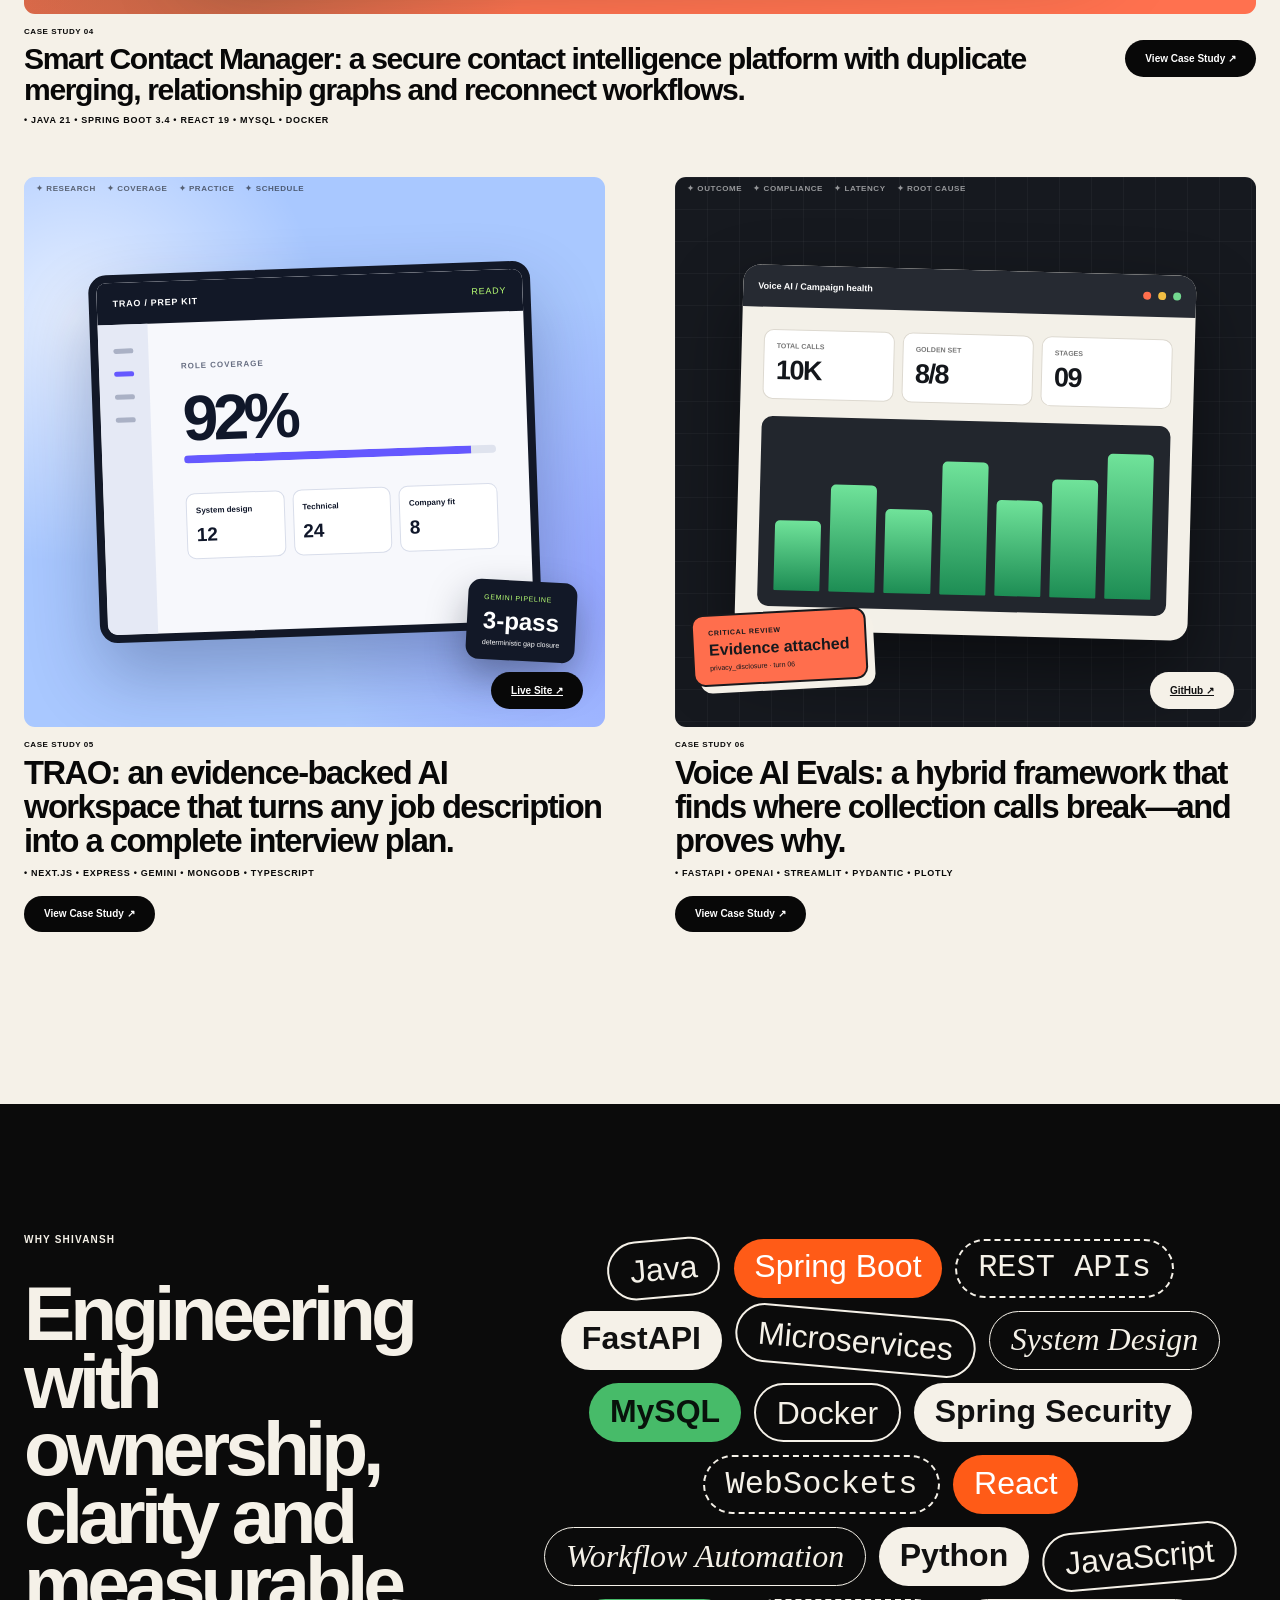
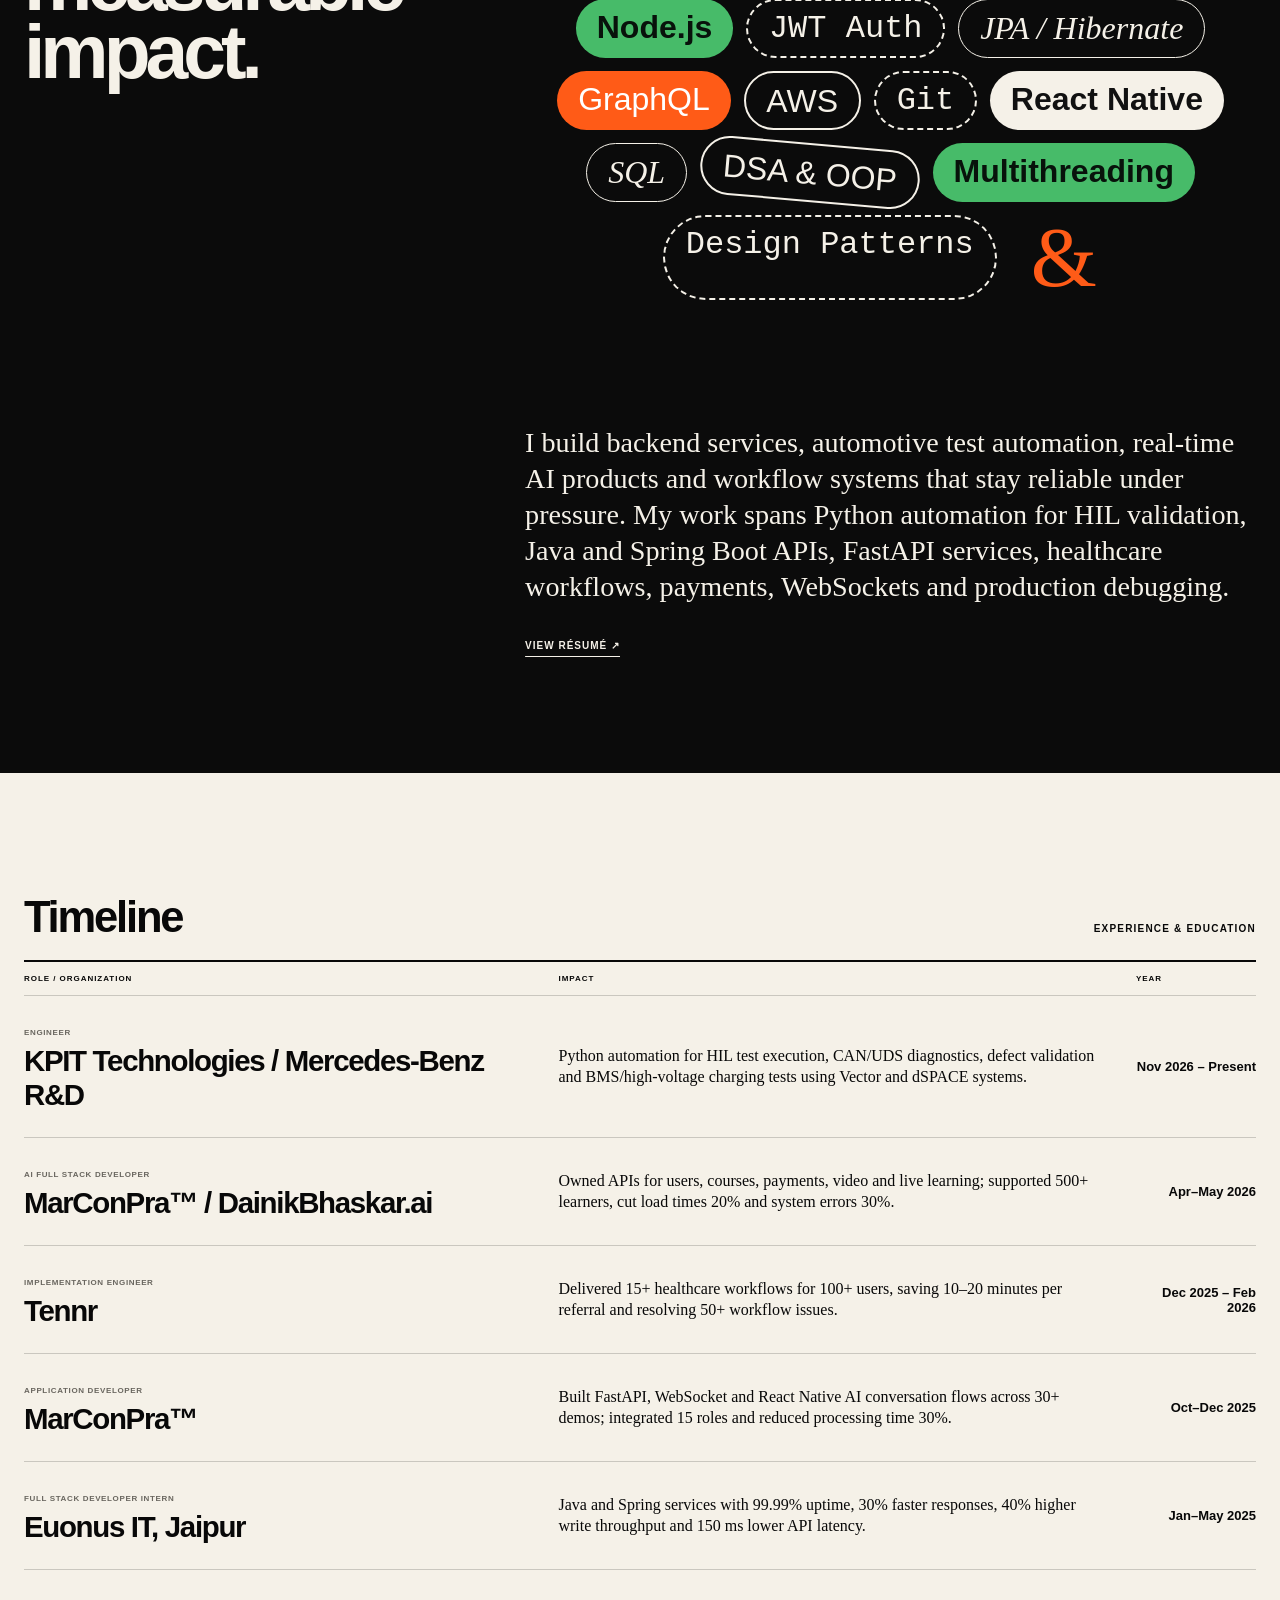
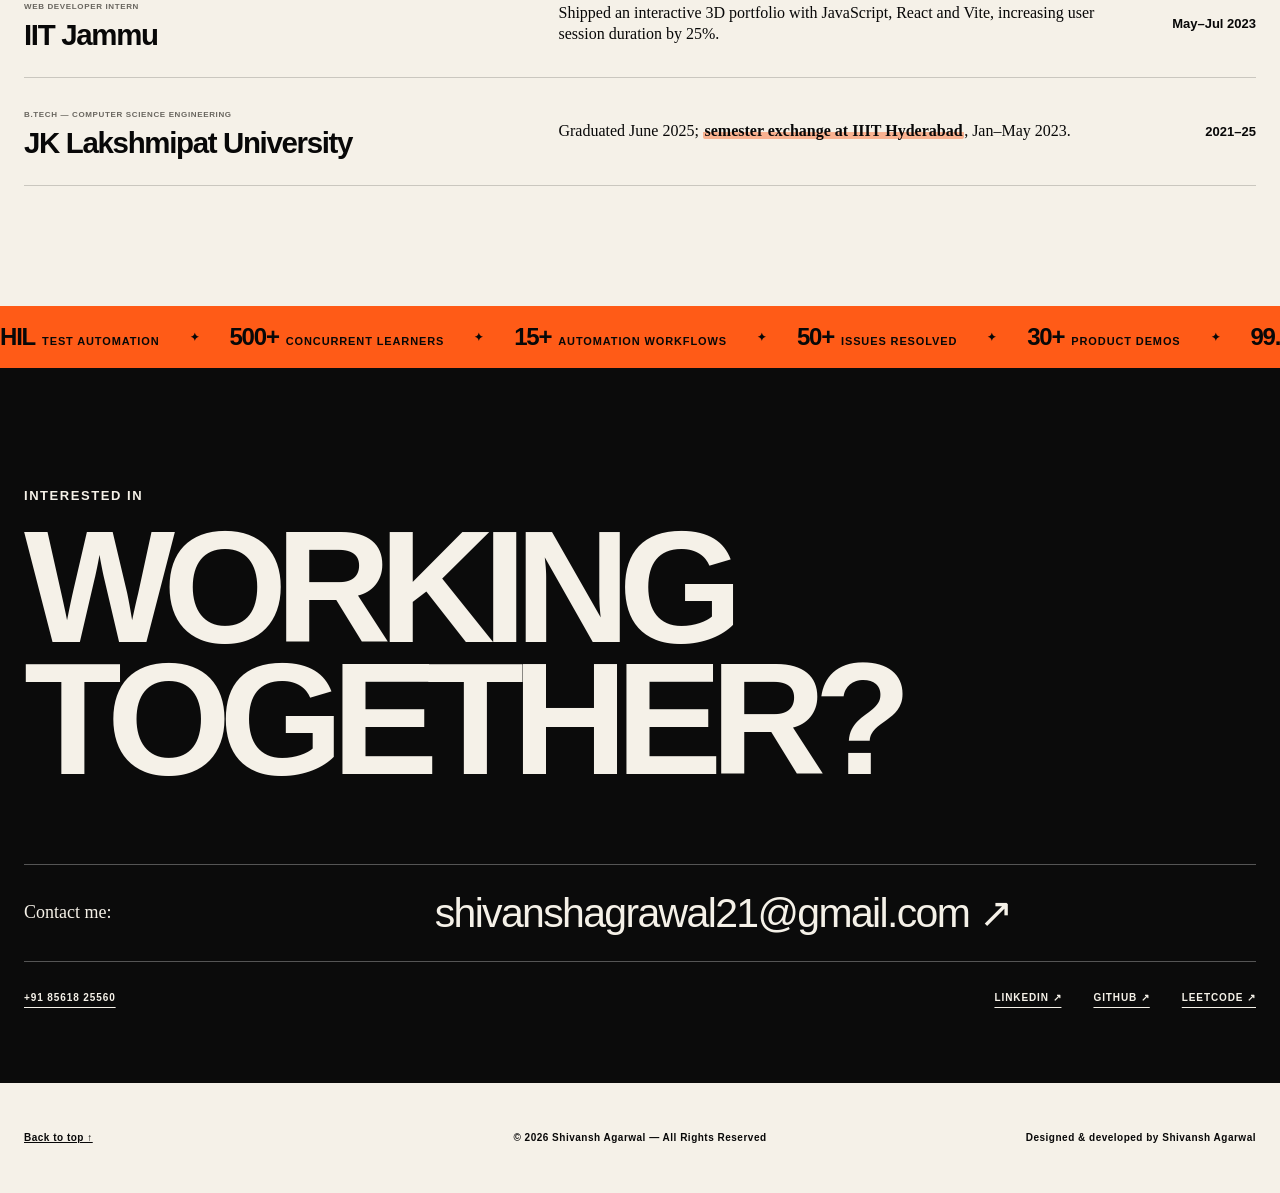
<file: contact/index.html>
<!doctype html><html lang="en"><head><meta charset="utf-8"><meta name="viewport" content="width=device-width,initial-scale=1"><meta http-equiv="refresh" content="0;url=../#contact"><title>Shivansh Agarwal</title><script>location.replace('../#contact');</script></head><body><a href="../#contact">Continue to portfolio</a></body></html>
</file>
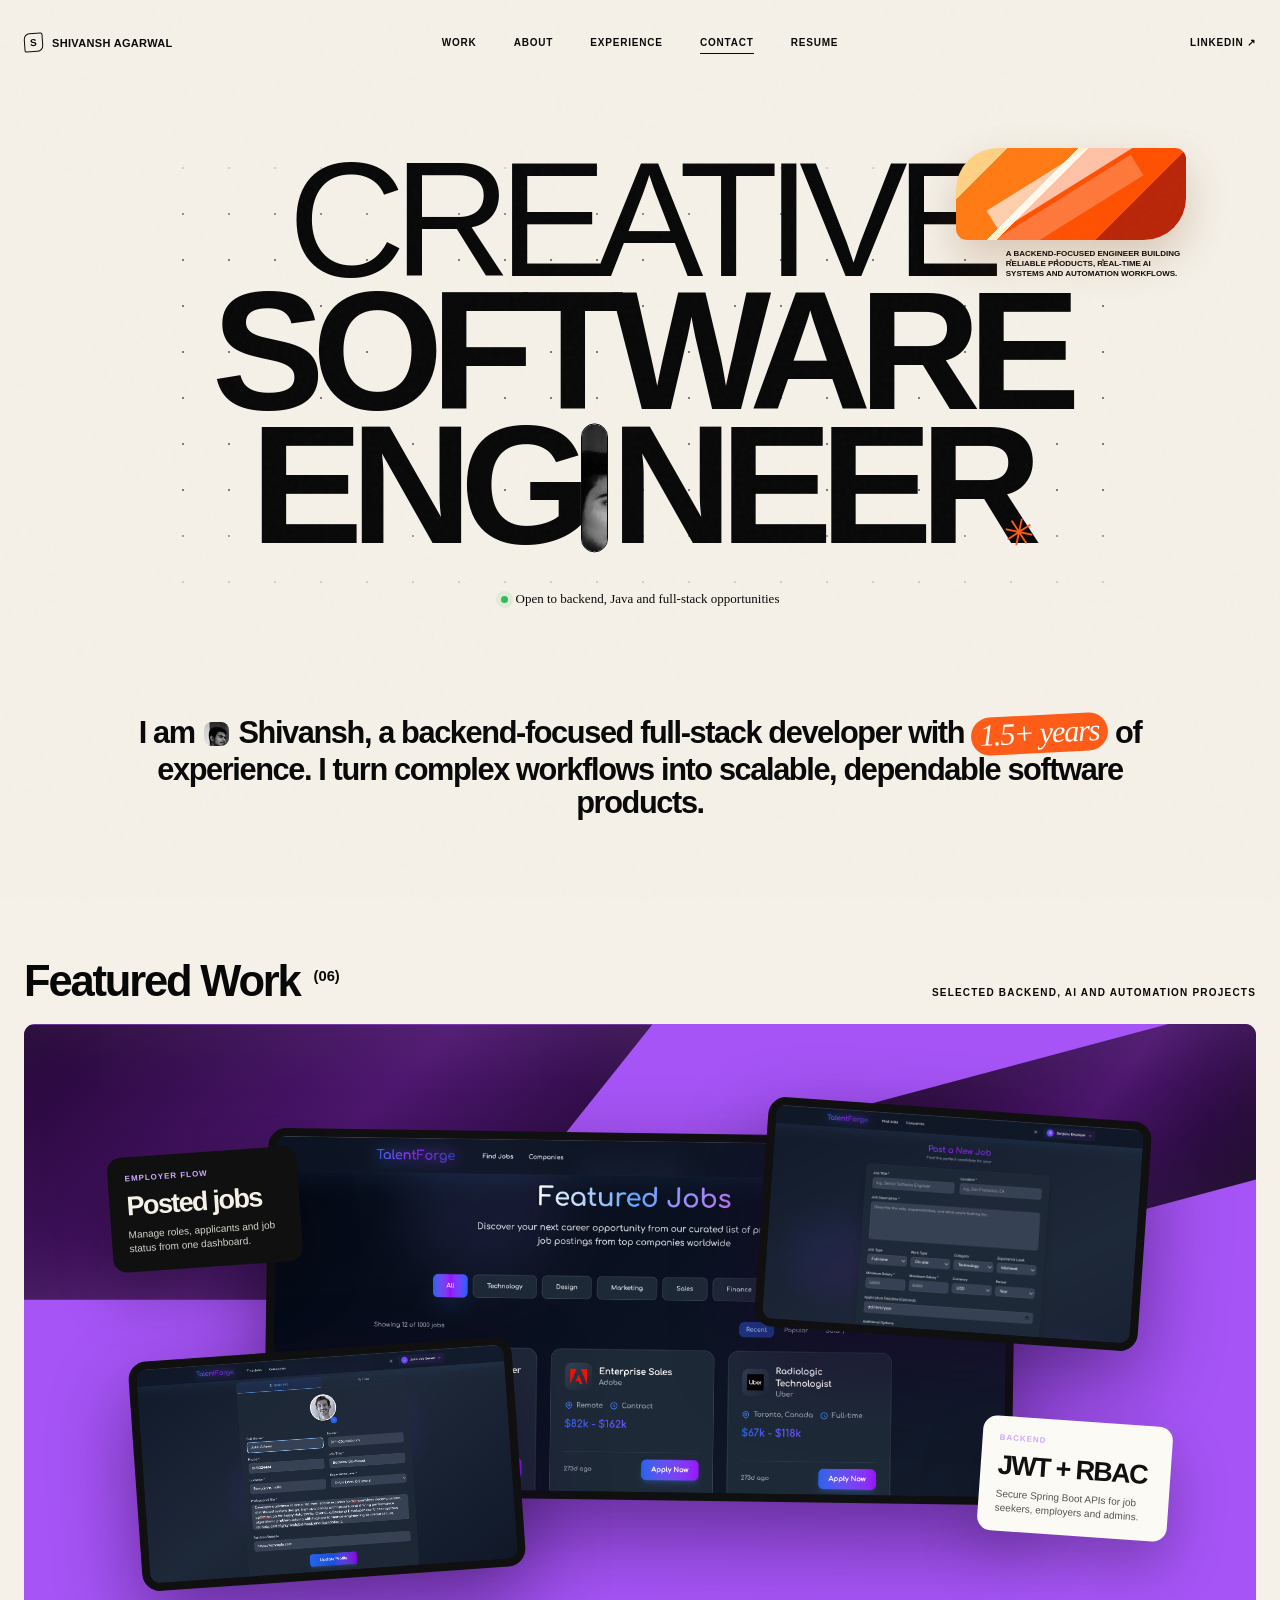
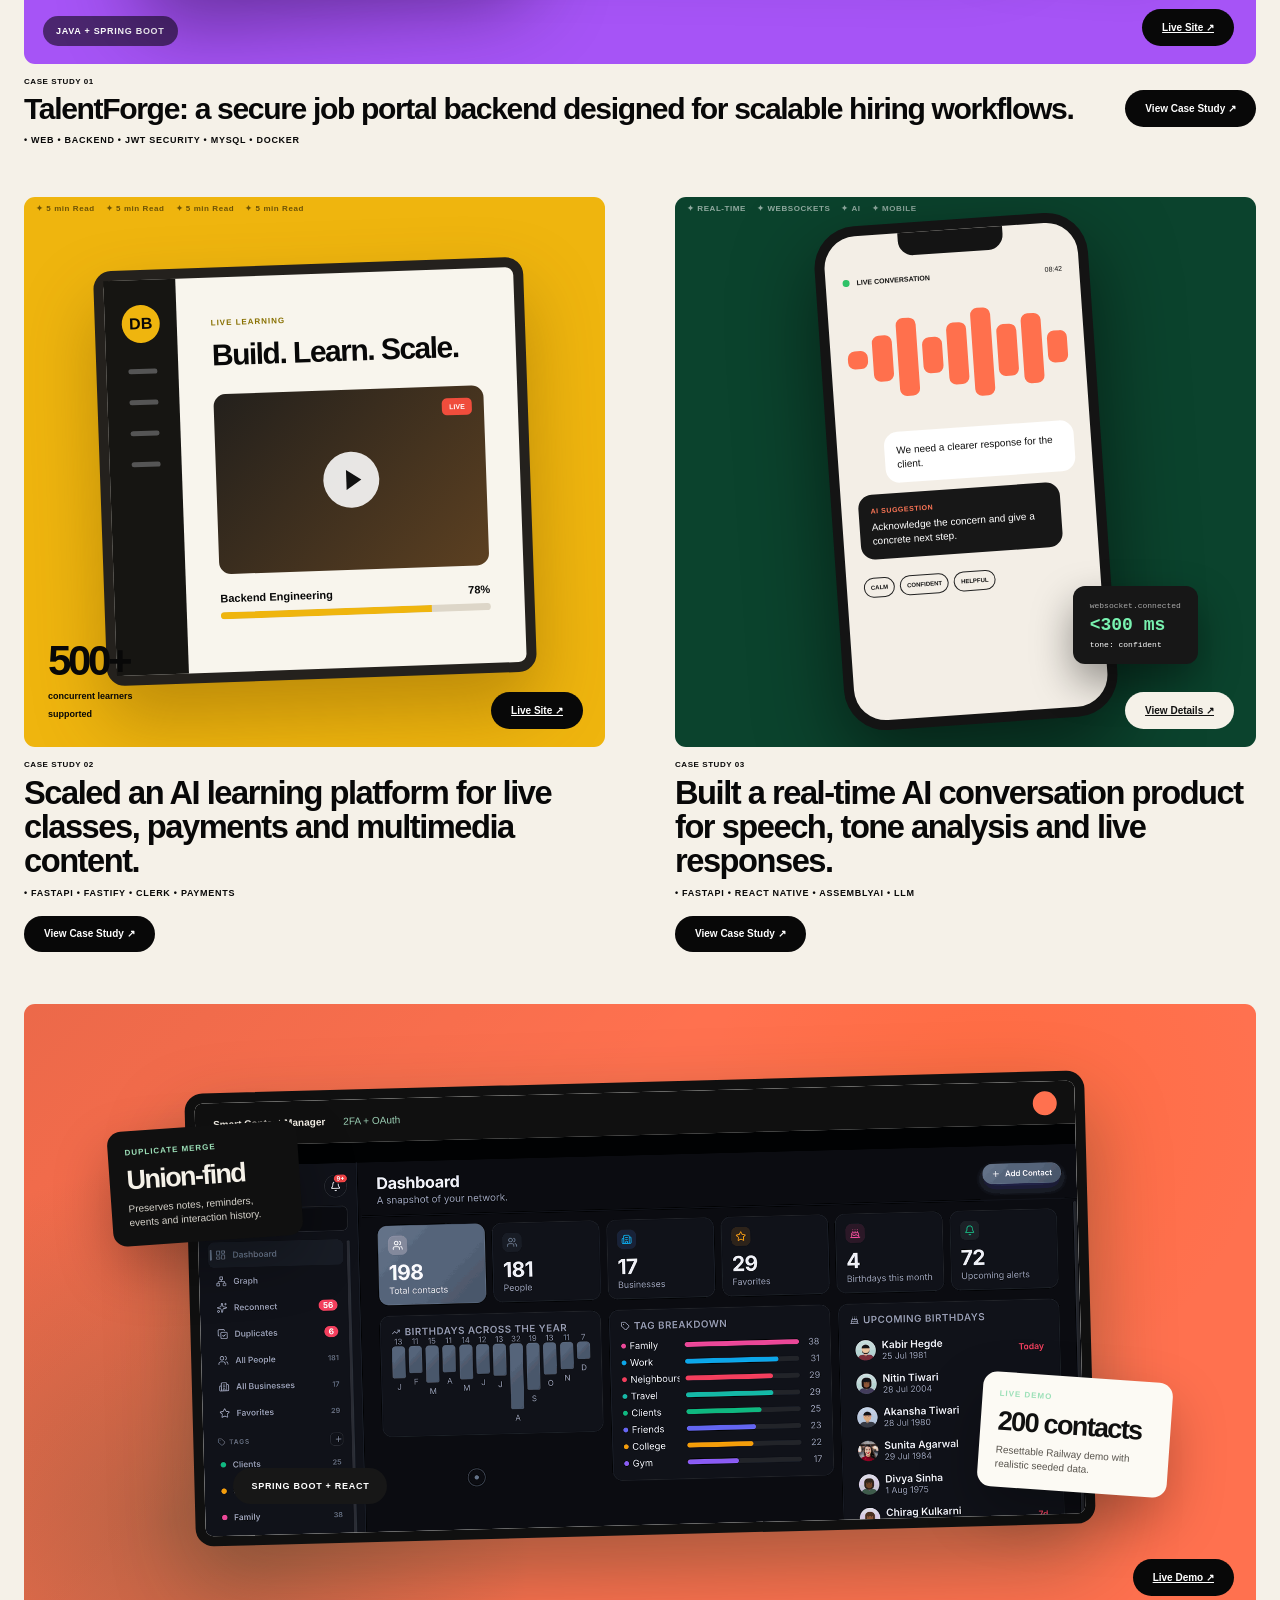
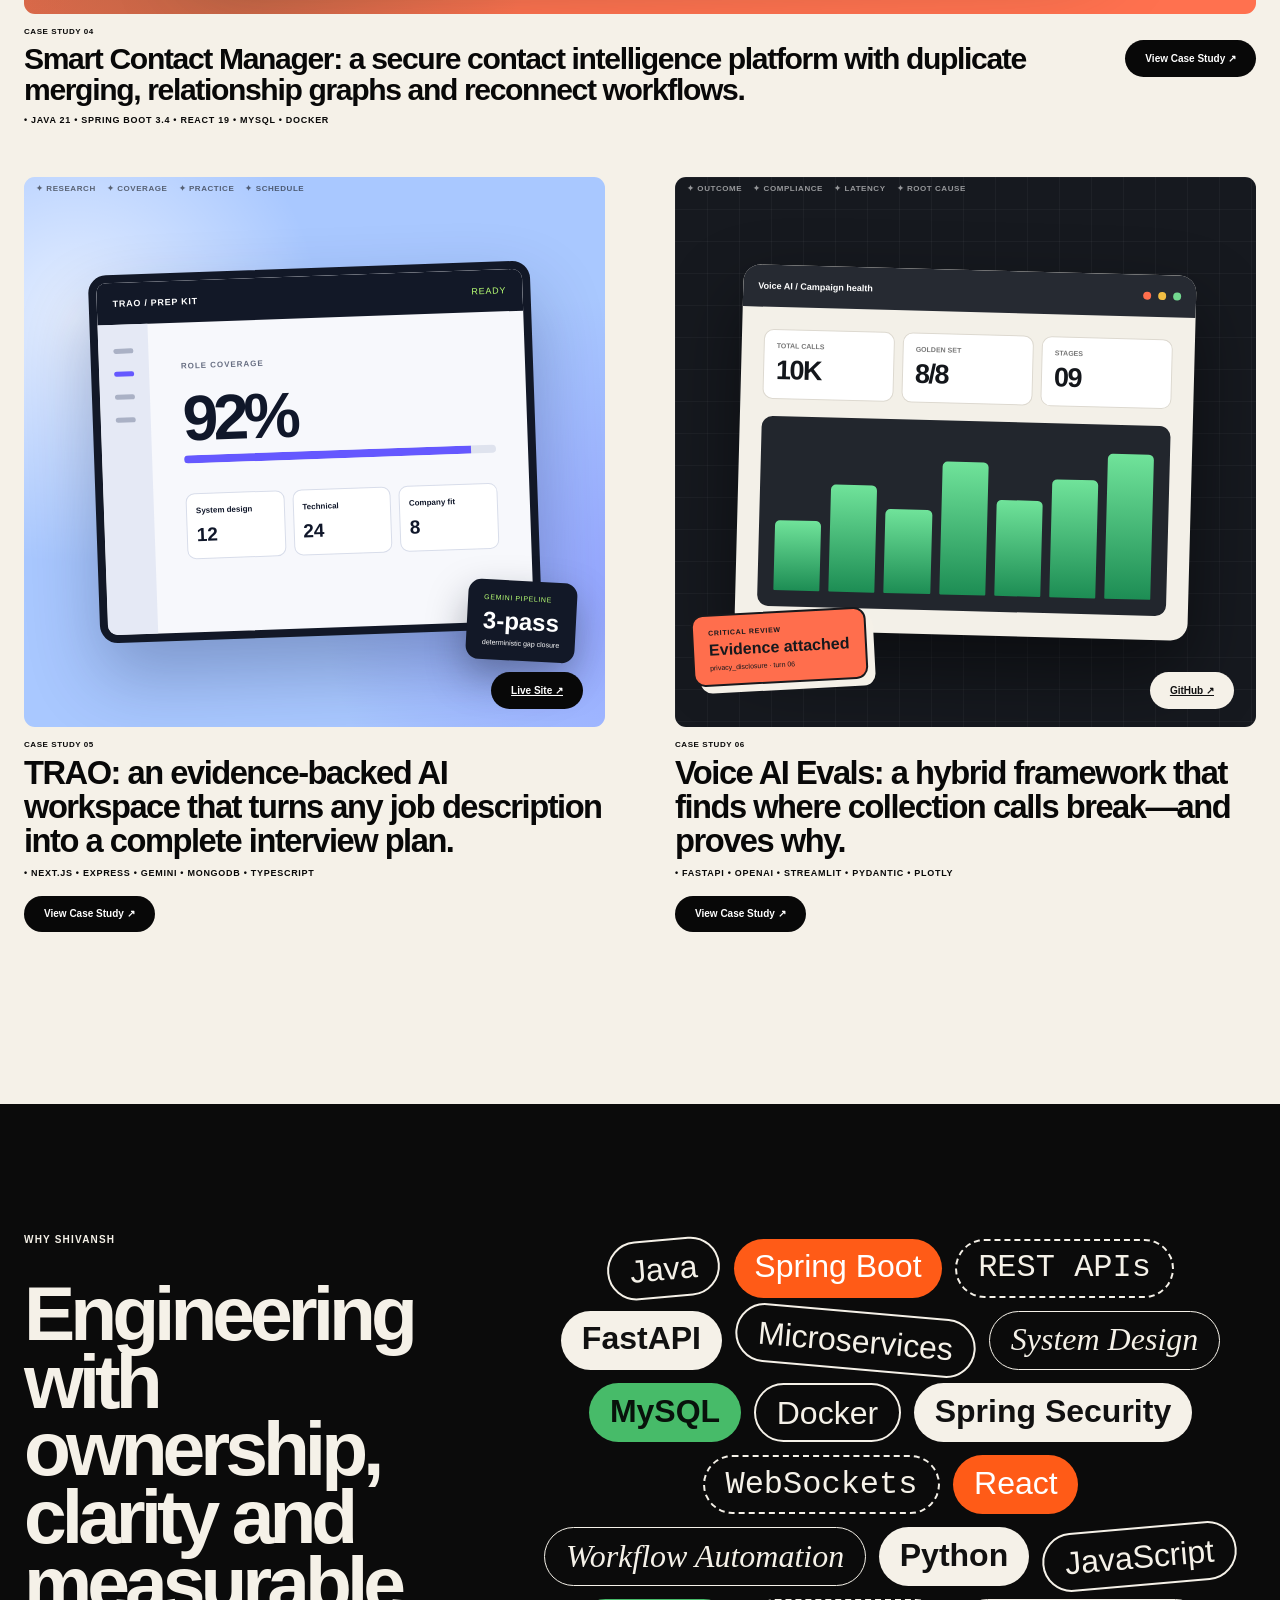
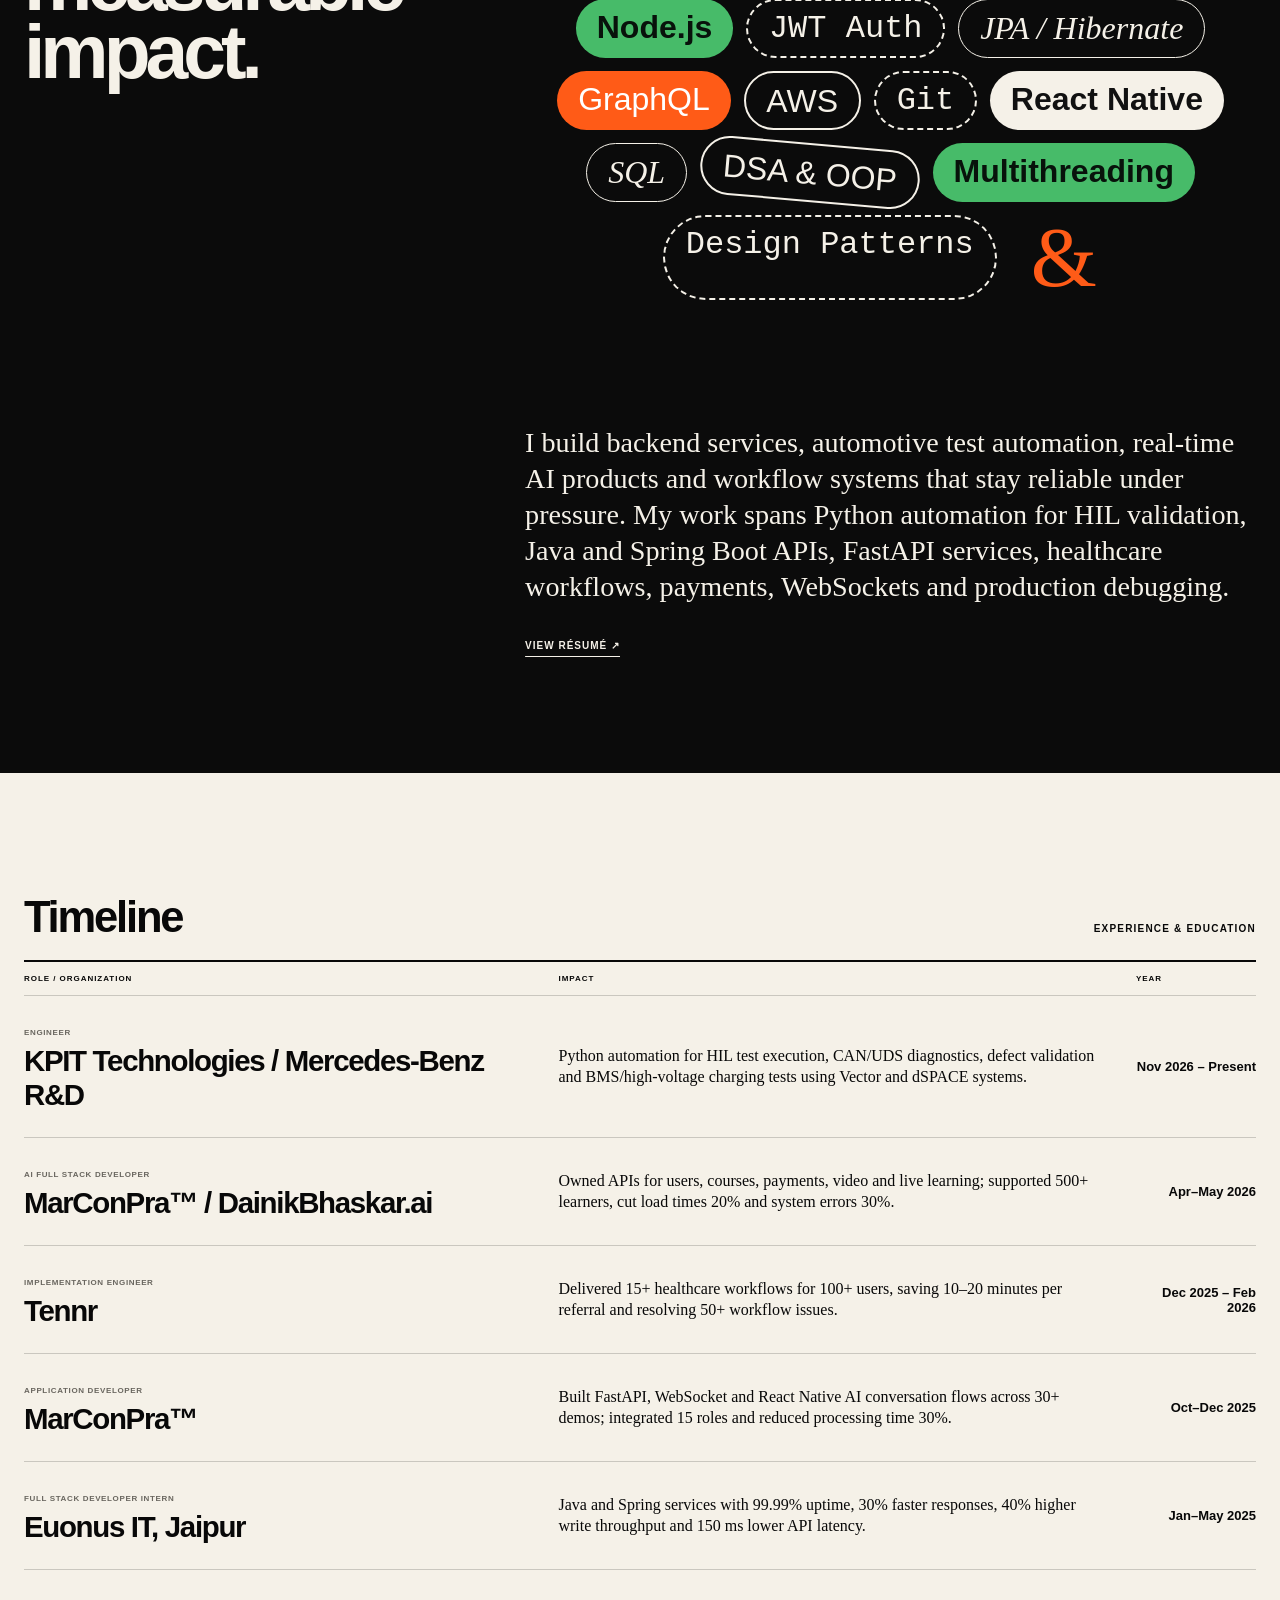
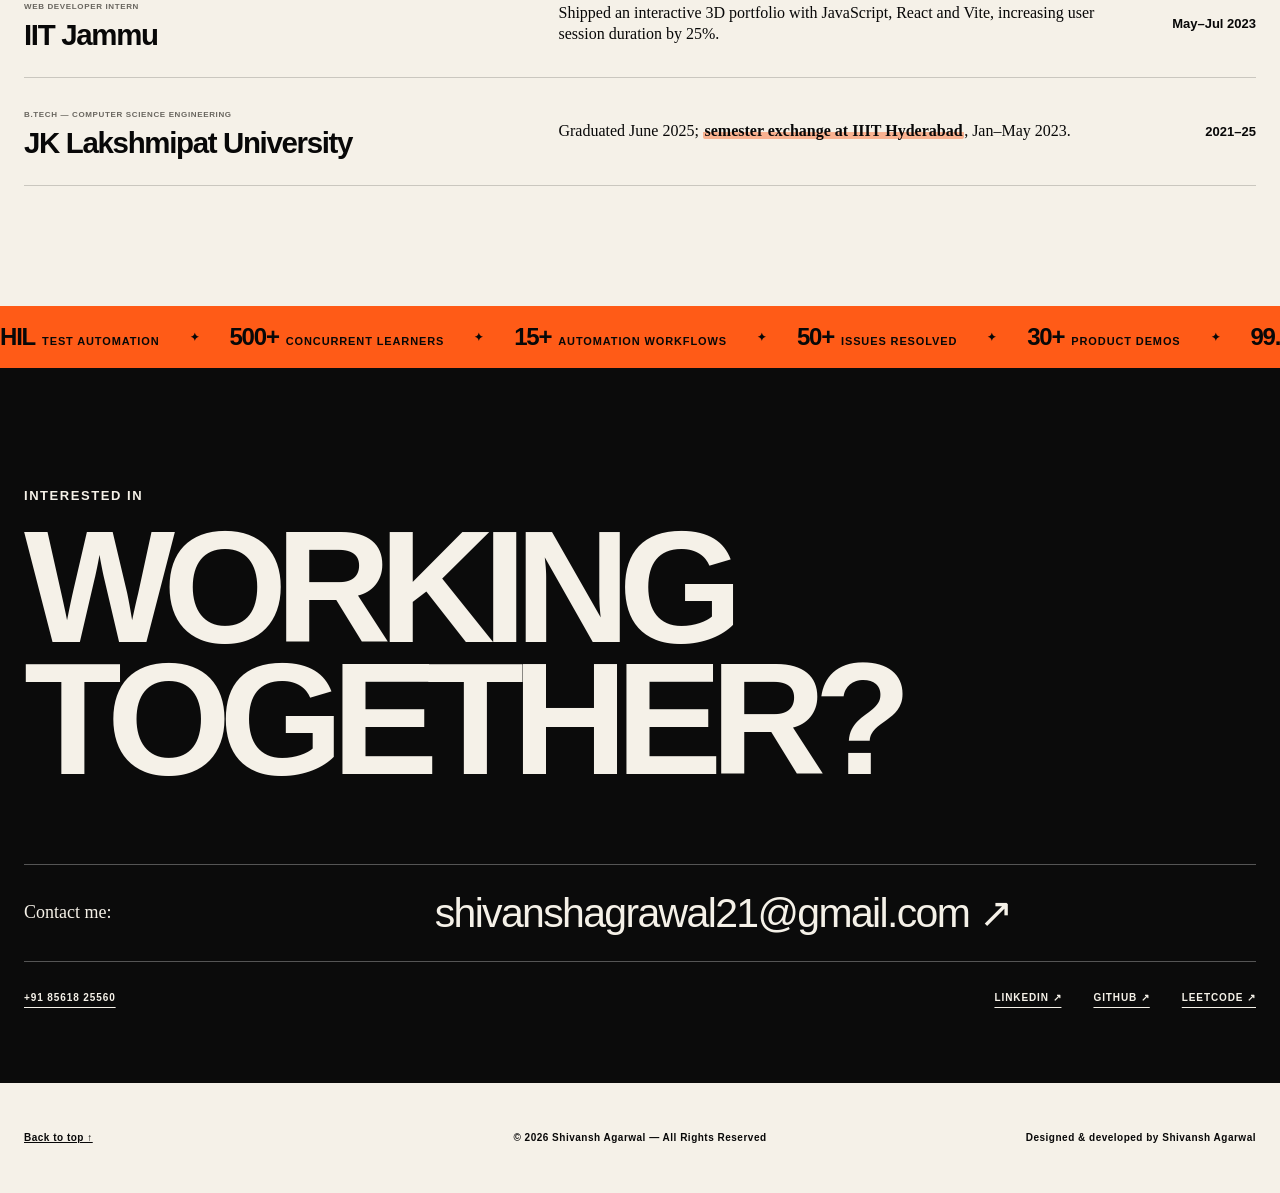
<file: experience/index.html>
<!doctype html><html lang="en"><head><meta charset="utf-8"><meta name="viewport" content="width=device-width,initial-scale=1"><meta http-equiv="refresh" content="0;url=../#experience"><title>Shivansh Agarwal</title><script>location.replace('../#experience');</script></head><body><a href="../#experience">Continue to portfolio</a></body></html>
</file>
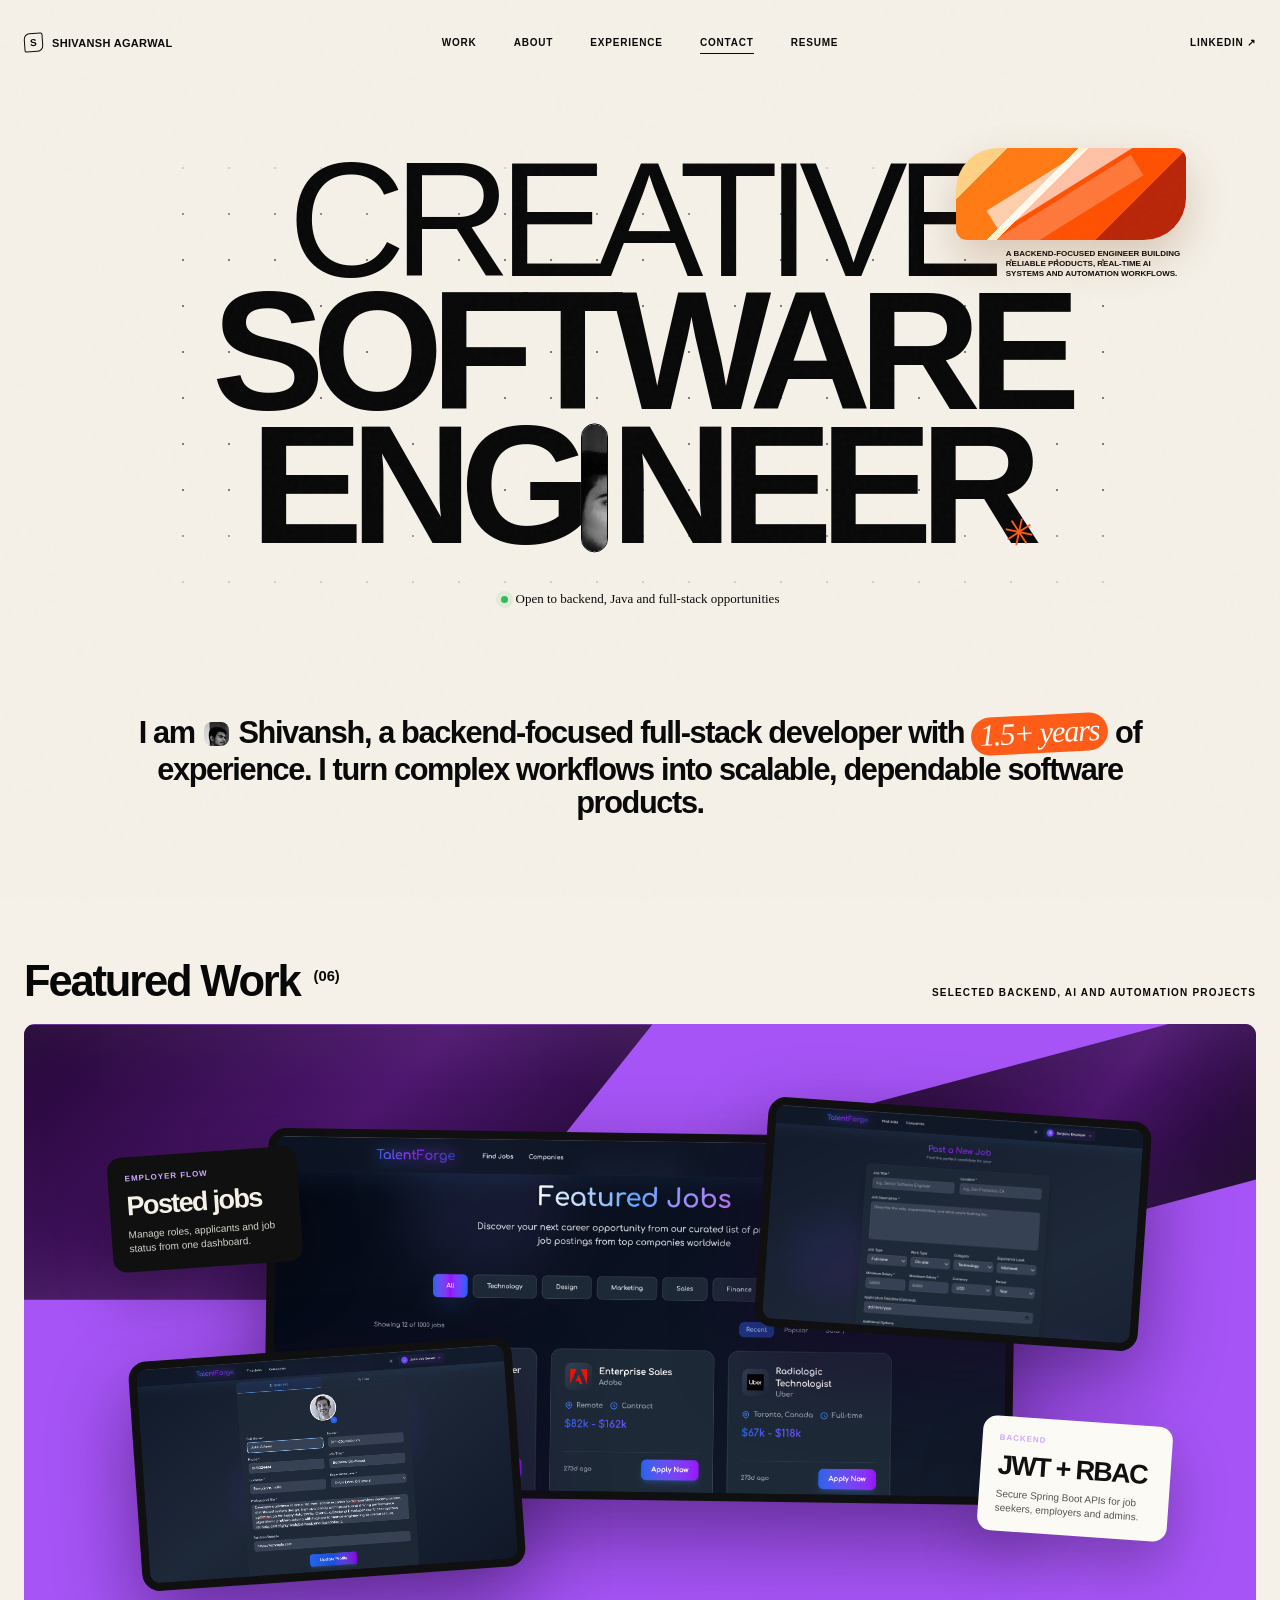
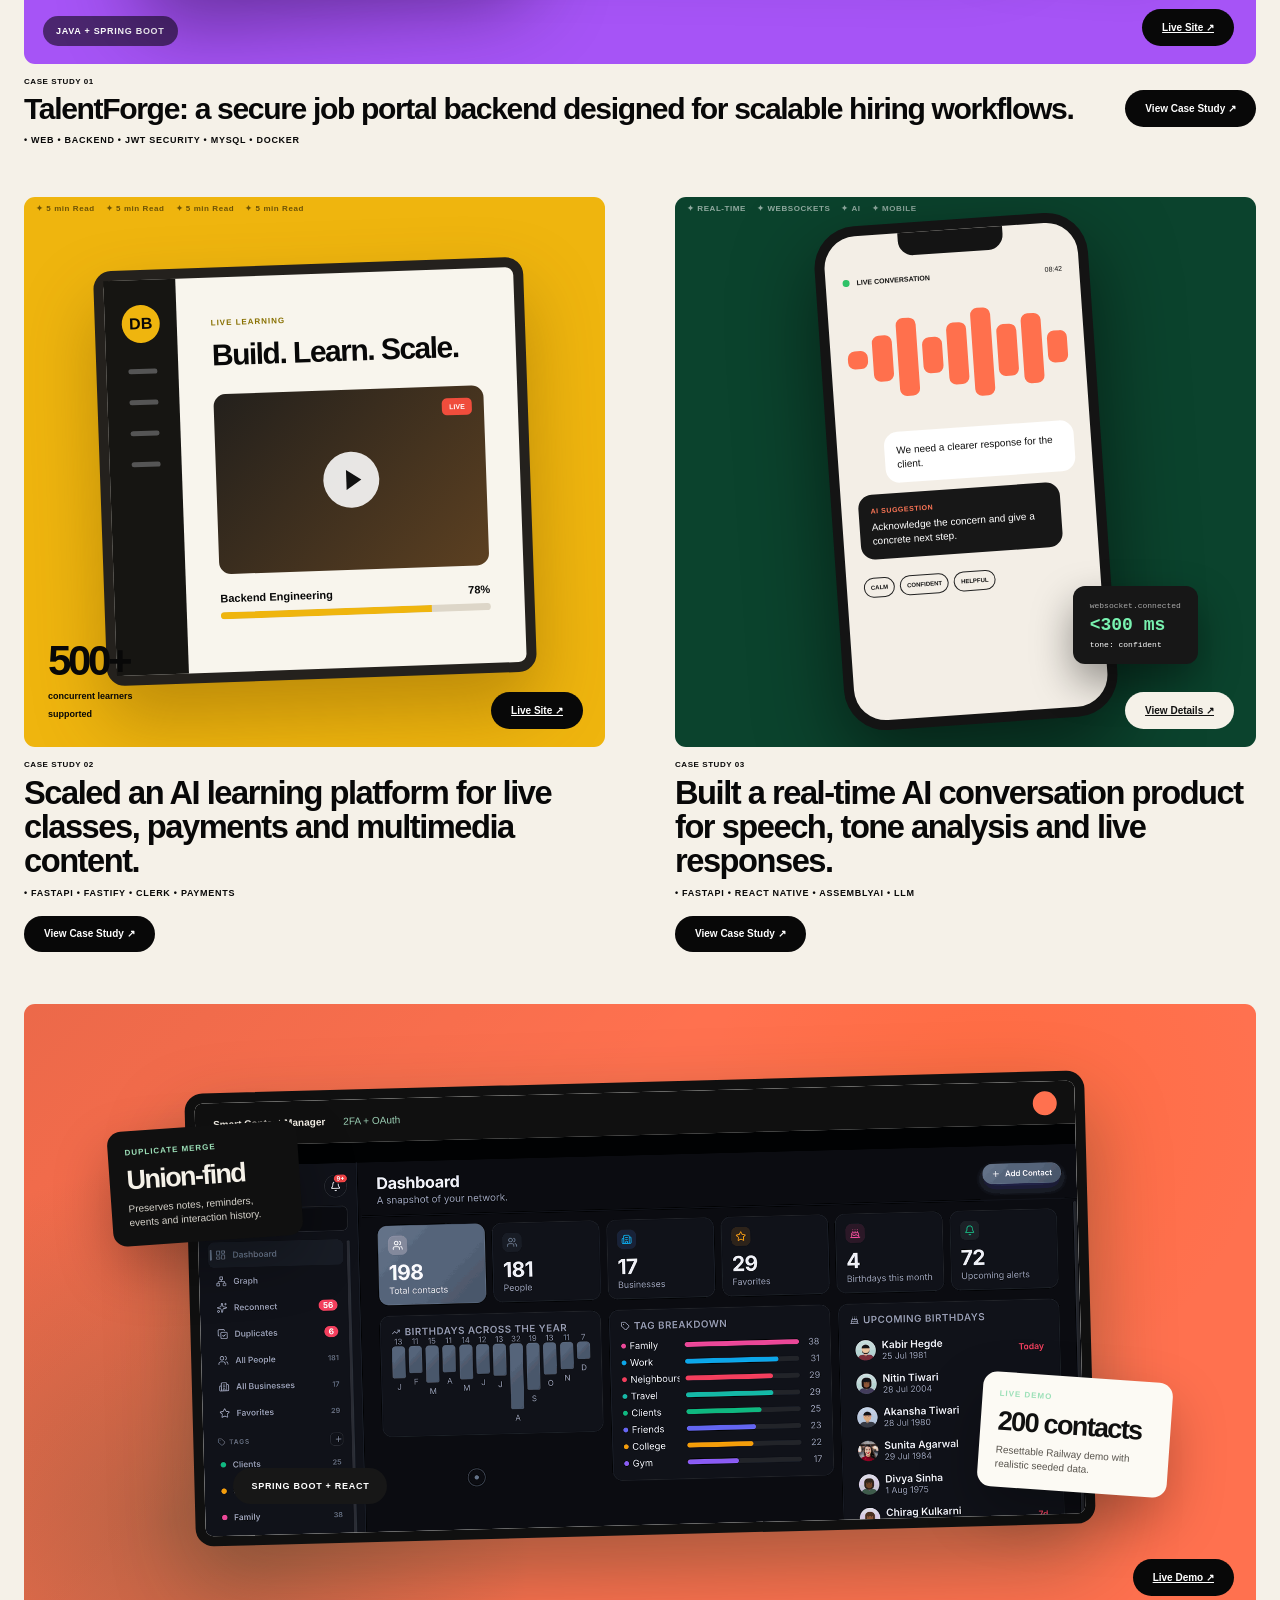
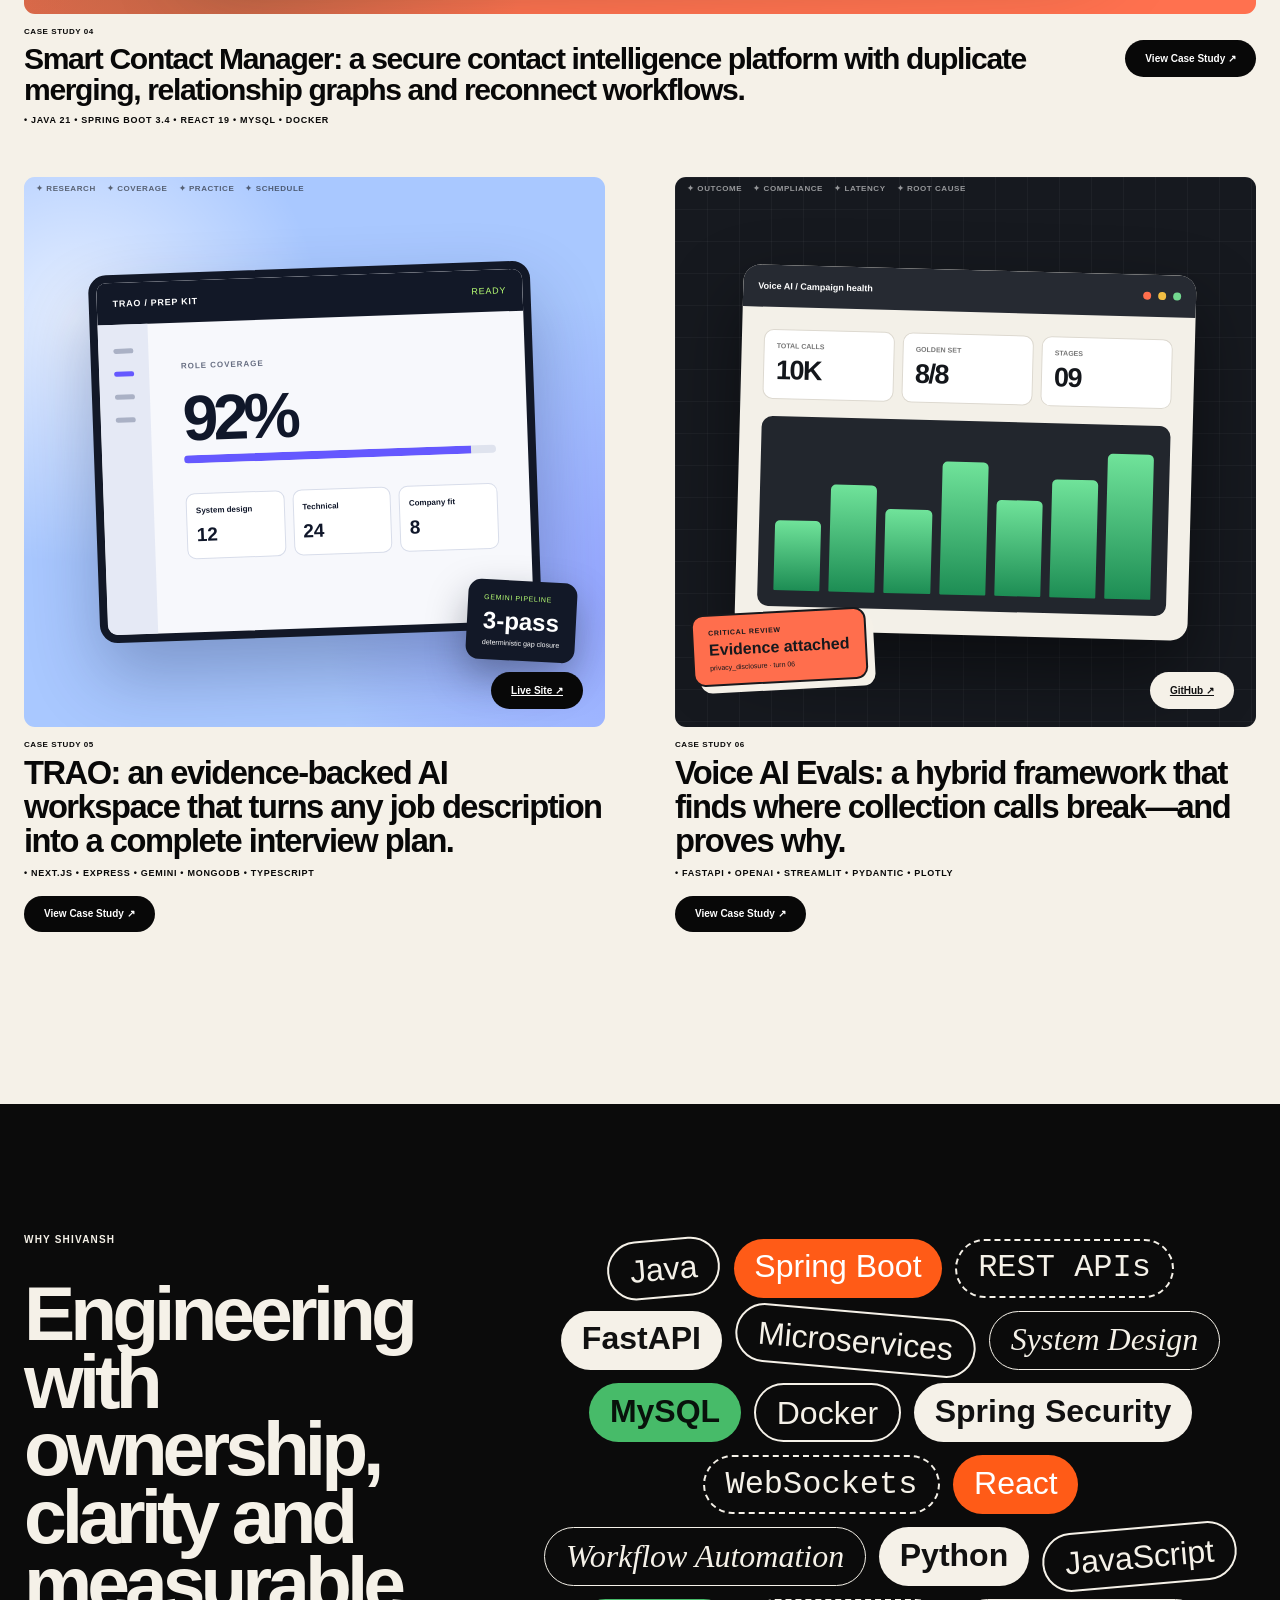
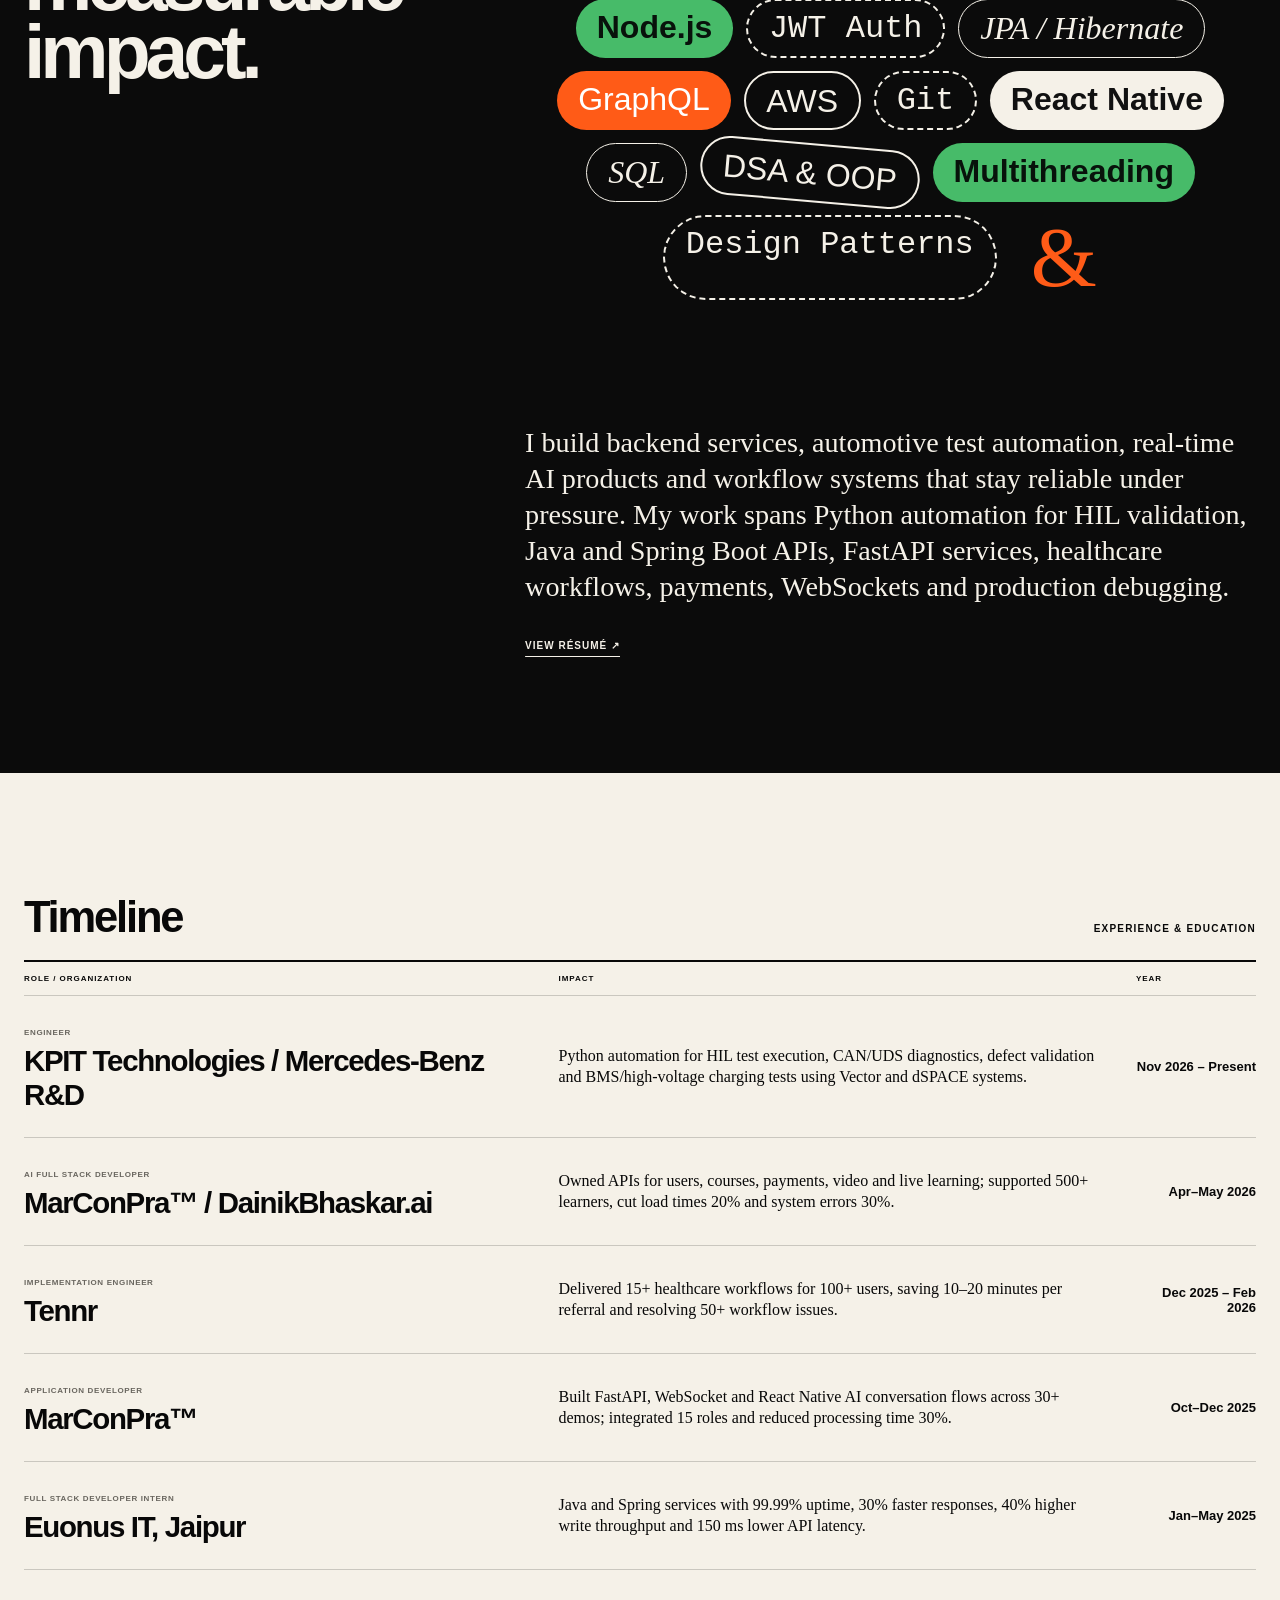
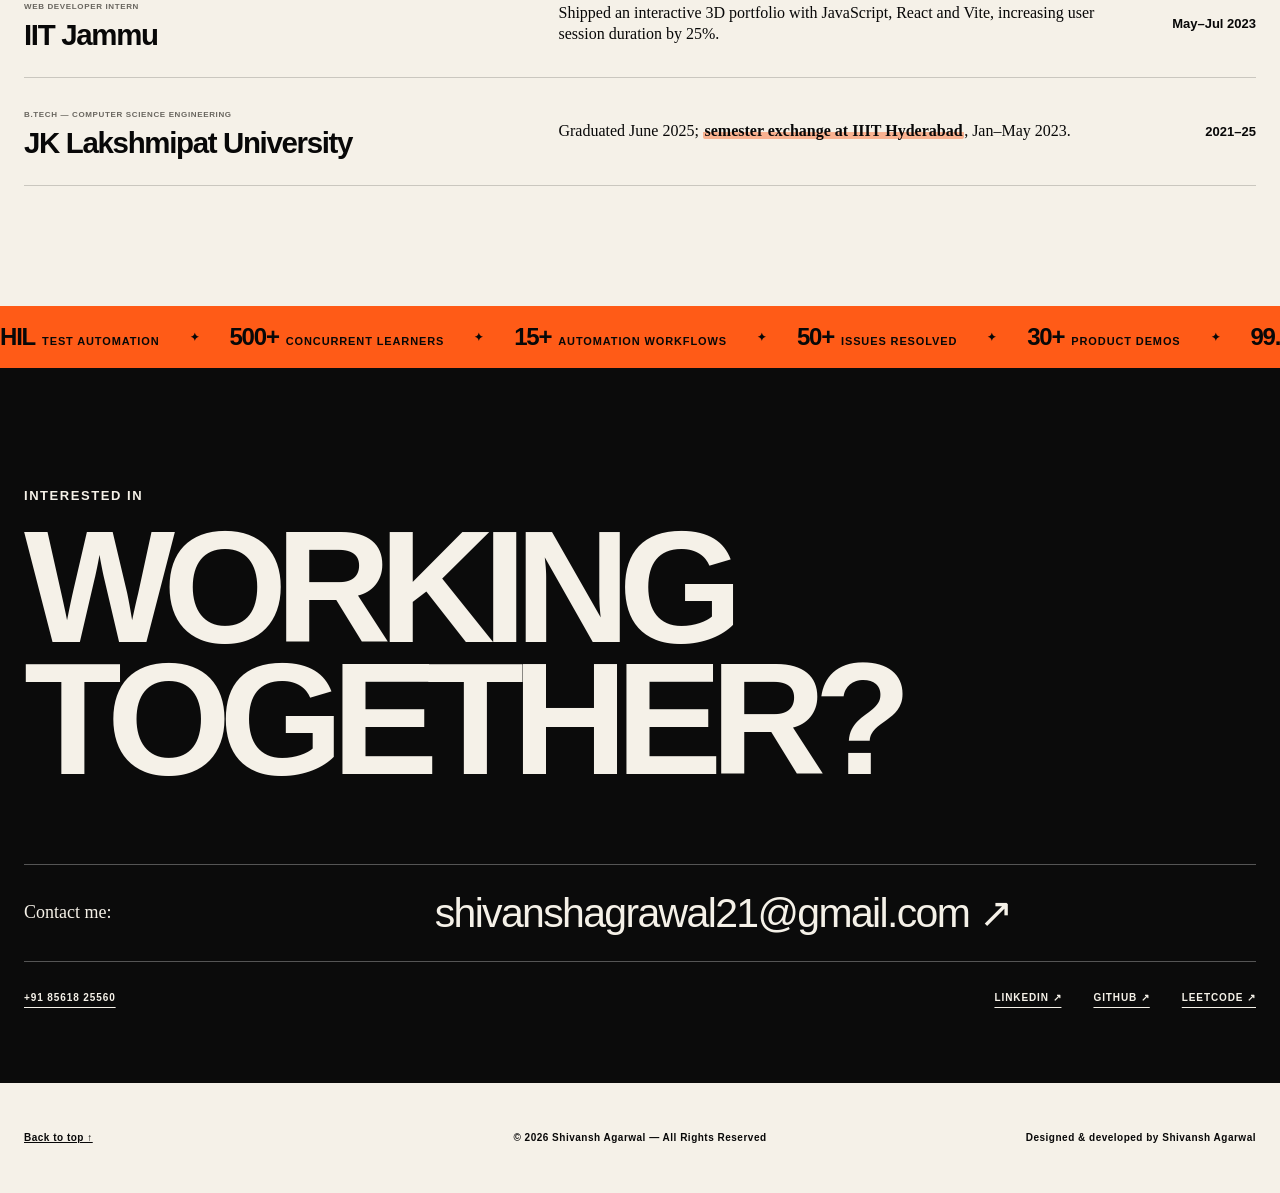
<file: work/index.html>
<!doctype html><html lang="en"><head><meta charset="utf-8"><meta name="viewport" content="width=device-width,initial-scale=1"><meta http-equiv="refresh" content="0;url=../#work"><title>Shivansh Agarwal</title><script>location.replace('../#work');</script></head><body><a href="../#work">Continue to portfolio</a></body></html>
</file>
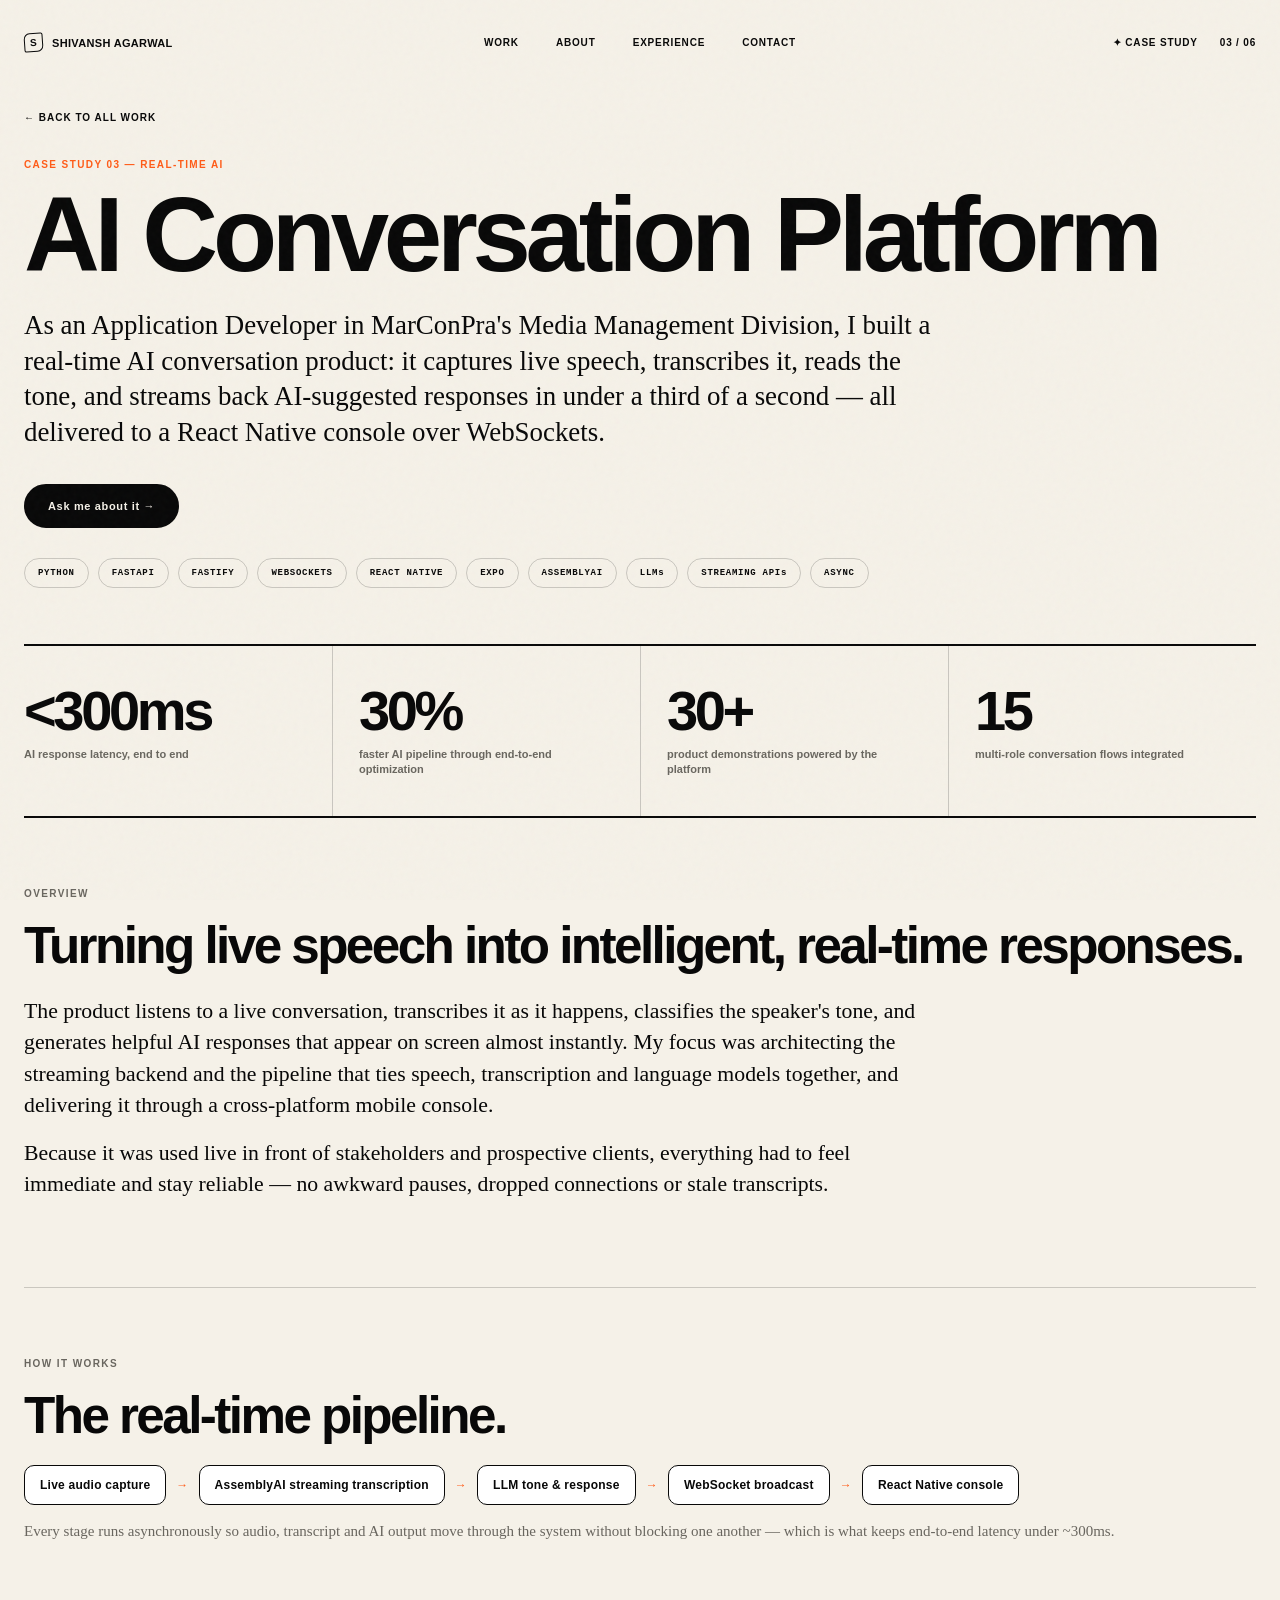
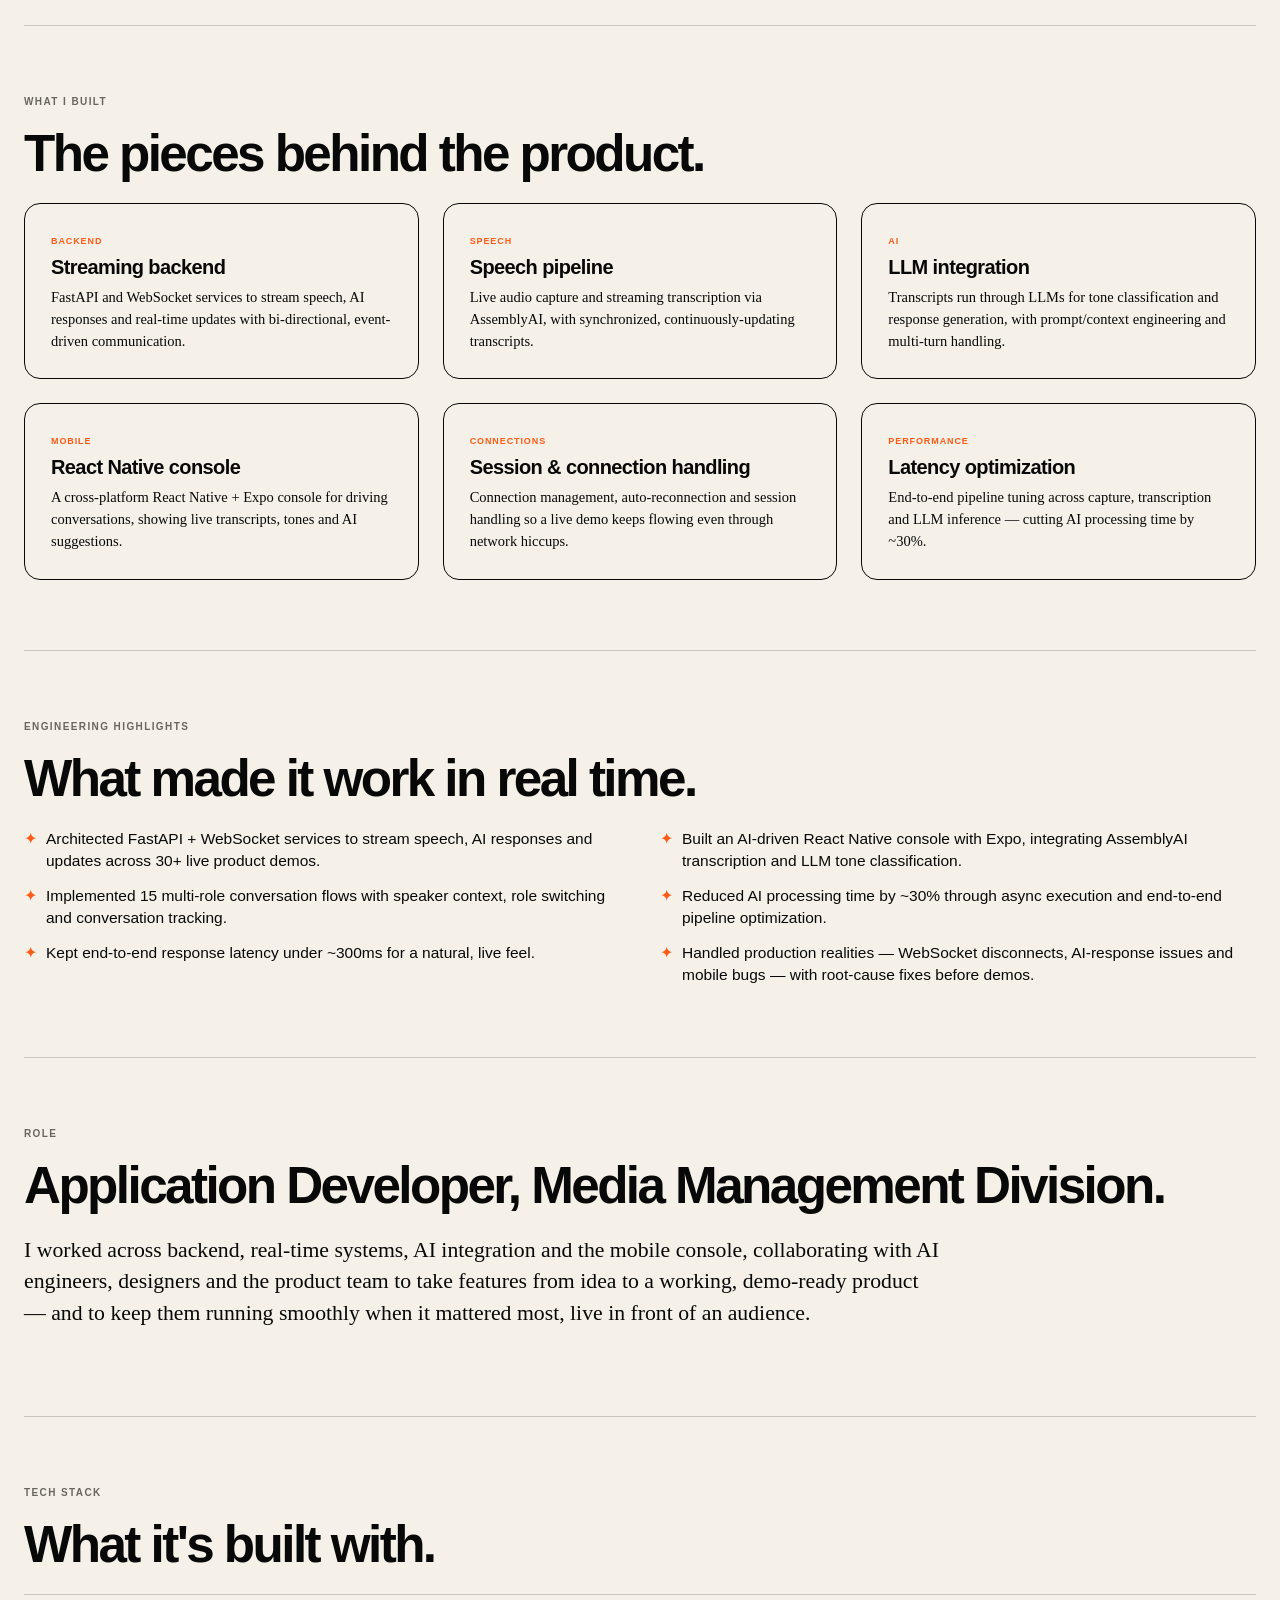
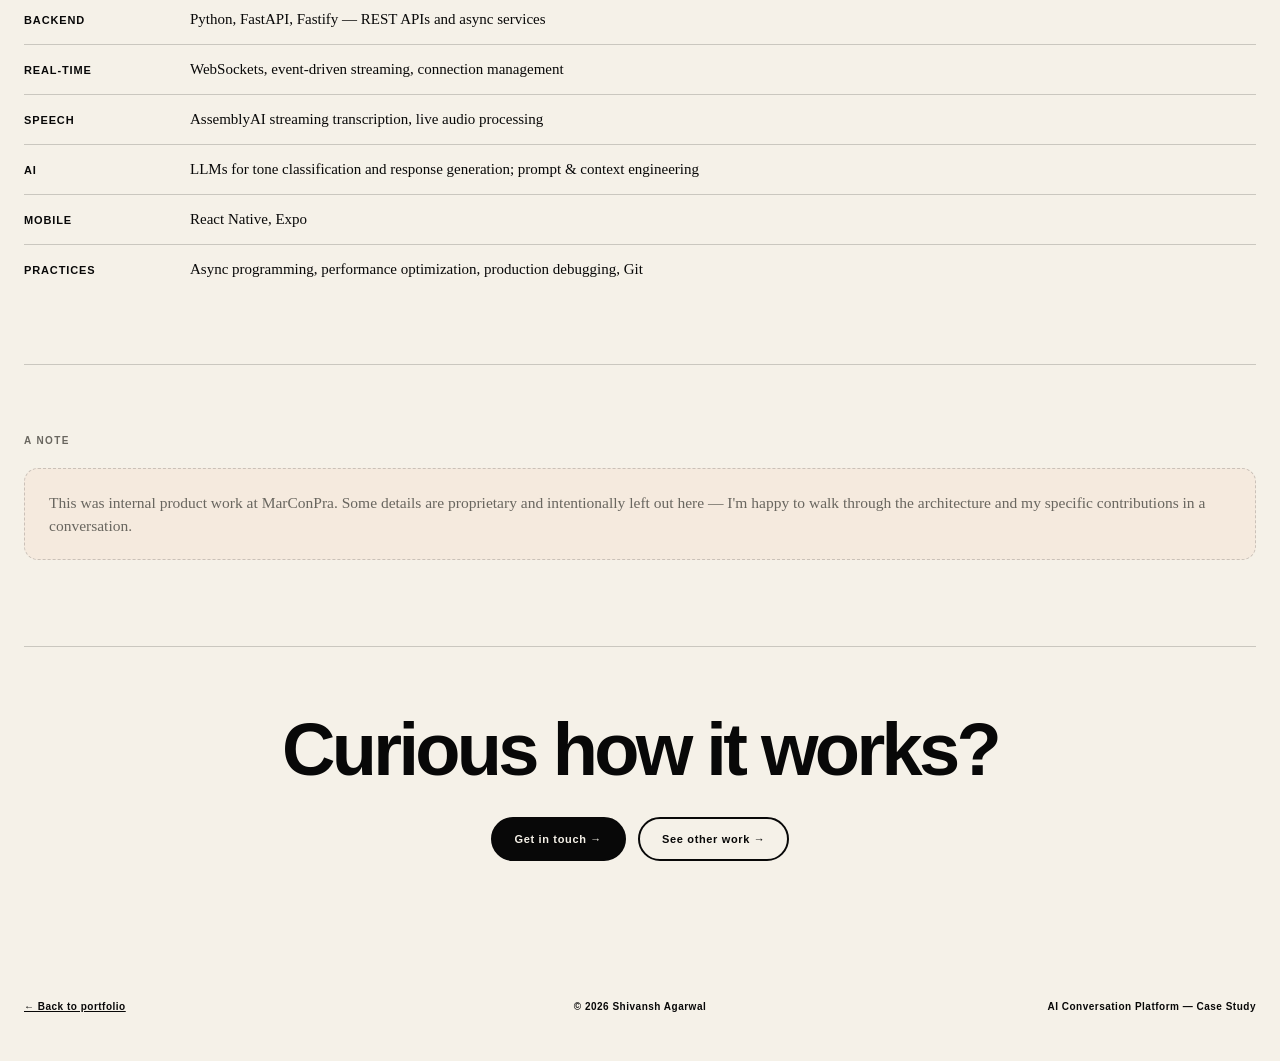
<file: work/ai-conversation/index.html>
<!doctype html>
<html lang="en">
<head>
  <meta charset="utf-8" />
  <meta name="viewport" content="width=device-width, initial-scale=1" />
  <meta name="description" content="Case study: a real-time AI conversation platform by Shivansh Agarwal (MarConPra, Application Developer) — live speech capture, AssemblyAI transcription, LLM tone classification and streaming AI responses over WebSockets, with a React Native / Expo console." />
  <meta name="author" content="Shivansh Agarwal" />
  <meta name="theme-color" content="#f5f1e8" />
  <title>AI Conversation Platform — Case Study · Shivansh Agarwal</title>
  <link rel="icon" href="../../assets/favicon.svg" type="image/svg+xml" />

  <meta property="og:type" content="article" />
  <meta property="og:title" content="AI Conversation Platform — Case Study · Shivansh Agarwal" />
  <meta property="og:description" content="Real-time speech, tone analysis and live AI responses: FastAPI + WebSockets, AssemblyAI, LLMs, React Native / Expo." />
  <meta name="twitter:card" content="summary_large_image" />
  <meta name="twitter:title" content="AI Conversation Platform — Case Study · Shivansh Agarwal" />

  <link rel="stylesheet" href="../../styles.css" />
  <style>
    .cs-main{width:var(--shell);margin-inline:auto}
    .cs-back{display:inline-flex;align-items:center;gap:8px;margin:26px 0 0;font-size:10px;font-weight:800;letter-spacing:.1em;text-transform:uppercase;text-decoration:none;text-underline-offset:6px}
    .cs-back:hover{text-decoration:underline}
    .cs-hero{padding:34px 0 56px;border-bottom:2px solid var(--ink)}
    .cs-kicker{font-size:10px;font-weight:800;letter-spacing:.14em;color:var(--orange);margin:0 0 18px}
    .cs-hero h1{font-size:clamp(46px,8.2vw,116px);line-height:.9;letter-spacing:-.05em;margin:0}
    .cs-lead{font-family:Georgia,"Times New Roman",serif;font-size:clamp(19px,2.1vw,29px);line-height:1.32;max-width:920px;margin:26px 0 0}
    .cs-cta{display:flex;flex-wrap:wrap;gap:12px;margin-top:34px}
    .cs-btn{display:inline-flex;align-items:center;gap:8px;border-radius:999px;padding:14px 22px;font-size:11px;font-weight:800;letter-spacing:.06em;text-decoration:none;border:2px solid var(--ink);transition:transform .2s ease}
    .cs-btn:hover{transform:translateY(-2px)}
    .cs-btn.solid{background:var(--ink);color:var(--paper)}
    .cs-btn.ghost{background:transparent;color:var(--ink)}
    .cs-tags{display:flex;flex-wrap:wrap;gap:9px;margin-top:30px}
    .cs-tags span{font-size:9px;font-weight:800;letter-spacing:.08em;padding:9px 13px;border-radius:999px;border:1px solid var(--line);font-family:monospace}
    .cs-metrics{display:grid;grid-template-columns:repeat(4,1fr);gap:0;border-bottom:2px solid var(--ink)}
    .cs-metrics div{padding:40px 26px 40px 0}
    .cs-metrics div + div{padding-left:26px;border-left:1px solid var(--line)}
    .cs-metrics strong{display:block;font-size:clamp(32px,4.4vw,56px);letter-spacing:-.06em;line-height:.9}
    .cs-metrics span{display:block;margin-top:10px;font-size:11px;font-weight:700;line-height:1.35;color:var(--muted)}
    .cs-section{padding:70px 0;border-bottom:1px solid var(--line)}
    .cs-eyebrow{font-size:10px;font-weight:800;letter-spacing:.14em;margin:0 0 22px;color:var(--muted)}
    .cs-section h2{font-size:clamp(30px,4vw,52px);letter-spacing:-.05em;line-height:.98;margin:0 0 24px}
    .cs-section p.body{font-family:Georgia,serif;font-size:clamp(17px,1.7vw,22px);line-height:1.45;max-width:920px;margin:0 0 16px}
    .cs-flow{display:flex;flex-wrap:wrap;align-items:center;gap:10px;margin-top:8px;font-size:12px;font-weight:800;letter-spacing:.02em}
    .cs-flow span{border:1.5px solid var(--ink);border-radius:10px;padding:12px 15px;background:#fff}
    .cs-flow i{color:var(--orange);font-style:normal;font-weight:900}
    .cs-note{font-family:Georgia,serif;font-size:15px;color:var(--muted);margin-top:18px}
    .cs-grid3{display:grid;grid-template-columns:repeat(3,1fr);gap:24px;margin-top:14px}
    .cs-role{border:1.5px solid var(--ink);border-radius:16px;padding:26px}
    .cs-role h3{font-size:20px;letter-spacing:-.03em;margin:8px 0 8px}
    .cs-role .tag{font-size:9px;font-weight:800;letter-spacing:.1em;color:var(--orange)}
    .cs-role p{margin:0;font-size:14.5px;line-height:1.5;font-family:Georgia,serif}
    .cs-stack .row{display:grid;grid-template-columns:150px 1fr;gap:16px;padding:14px 0;border-top:1px solid var(--line);align-items:baseline}
    .cs-stack .row b{font-size:11px;font-weight:800;letter-spacing:.08em;text-transform:uppercase}
    .cs-stack .row p{margin:0;font-size:15px;line-height:1.4;font-family:Georgia,serif}
    .cs-list{list-style:none;margin:0;padding:0;display:grid;grid-template-columns:repeat(2,1fr);gap:12px 40px}
    .cs-list li{position:relative;padding-left:22px;font-size:15.5px;line-height:1.45}
    .cs-list li::before{content:"✦";position:absolute;left:0;color:var(--orange)}
    .cs-nda{margin-top:8px;border:1.5px dashed var(--line);border-radius:14px;padding:22px 24px;font-family:Georgia,serif;font-size:15.5px;line-height:1.5;color:var(--muted);background:rgba(255,91,23,.04)}
    .cs-foot{padding:70px 0 90px;text-align:center}
    .cs-foot h2{font-size:clamp(34px,6vw,74px);letter-spacing:-.05em;line-height:.9;margin:0 0 30px}
    .cs-foot .cs-cta{justify-content:center}
    @media(max-width:900px){
      .cs-metrics{grid-template-columns:repeat(2,1fr)}
      .cs-metrics div,.cs-metrics div + div{border-left:0;padding:28px 18px}
      .cs-grid3{grid-template-columns:1fr}.cs-stack .row{grid-template-columns:1fr;gap:4px}.cs-list{grid-template-columns:1fr}
    }
  </style>
</head>
<body>
  <div class="grain" aria-hidden="true"></div>

  <header class="topbar" id="top">
    <a class="identity" href="../../index.html" aria-label="Shivansh Agarwal home">
      <span class="identity-mark" aria-hidden="true">S</span>
      <span>SHIVANSH AGARWAL</span>
    </a>
    <nav class="desktop-nav" aria-label="Main navigation">
      <a href="../../index.html#work">WORK</a>
      <a href="../../index.html#about">ABOUT</a>
      <a href="../../index.html#experience">EXPERIENCE</a>
      <a href="../../index.html#contact">CONTACT</a>
    </nav>
    <div class="top-location"><span>✦ CASE STUDY</span><span>03 / 06</span></div>
  </header>

  <main class="cs-main">
    <a class="cs-back" href="../../index.html#work">← Back to all work</a>

    <section class="cs-hero">
      <p class="cs-kicker">CASE STUDY 03 — REAL-TIME AI</p>
      <h1>AI Conversation Platform</h1>
      <p class="cs-lead">As an Application Developer in MarConPra's Media Management Division, I built a real-time AI conversation product: it captures live speech, transcribes it, reads the tone, and streams back AI-suggested responses in under a third of a second — all delivered to a React Native console over WebSockets.</p>
      <div class="cs-cta">
        <a class="cs-btn solid" href="../../index.html#contact">Ask me about it →</a>
      </div>
      <div class="cs-tags">
        <span>PYTHON</span><span>FASTAPI</span><span>FASTIFY</span><span>WEBSOCKETS</span><span>REACT NATIVE</span><span>EXPO</span><span>ASSEMBLYAI</span><span>LLMs</span><span>STREAMING APIs</span><span>ASYNC</span>
      </div>
    </section>

    <section class="cs-metrics" aria-label="Key outcomes">
      <div><strong>&lt;300ms</strong><span>AI response latency, end to end</span></div>
      <div><strong>30%</strong><span>faster AI pipeline through end-to-end optimization</span></div>
      <div><strong>30+</strong><span>product demonstrations powered by the platform</span></div>
      <div><strong>15</strong><span>multi-role conversation flows integrated</span></div>
    </section>

    <section class="cs-section">
      <p class="cs-eyebrow">OVERVIEW</p>
      <h2>Turning live speech into intelligent, real-time responses.</h2>
      <p class="body">The product listens to a live conversation, transcribes it as it happens, classifies the speaker's tone, and generates helpful AI responses that appear on screen almost instantly. My focus was architecting the streaming backend and the pipeline that ties speech, transcription and language models together, and delivering it through a cross-platform mobile console.</p>
      <p class="body">Because it was used live in front of stakeholders and prospective clients, everything had to feel immediate and stay reliable — no awkward pauses, dropped connections or stale transcripts.</p>
    </section>

    <section class="cs-section">
      <p class="cs-eyebrow">HOW IT WORKS</p>
      <h2>The real-time pipeline.</h2>
      <div class="cs-flow">
        <span>Live audio capture</span><i>→</i>
        <span>AssemblyAI streaming transcription</span><i>→</i>
        <span>LLM tone &amp; response</span><i>→</i>
        <span>WebSocket broadcast</span><i>→</i>
        <span>React Native console</span>
      </div>
      <p class="cs-note">Every stage runs asynchronously so audio, transcript and AI output move through the system without blocking one another — which is what keeps end-to-end latency under ~300ms.</p>
    </section>

    <section class="cs-section">
      <p class="cs-eyebrow">WHAT I BUILT</p>
      <h2>The pieces behind the product.</h2>
      <div class="cs-grid3">
        <div class="cs-role">
          <span class="tag">BACKEND</span>
          <h3>Streaming backend</h3>
          <p>FastAPI and WebSocket services to stream speech, AI responses and real-time updates with bi-directional, event-driven communication.</p>
        </div>
        <div class="cs-role">
          <span class="tag">SPEECH</span>
          <h3>Speech pipeline</h3>
          <p>Live audio capture and streaming transcription via AssemblyAI, with synchronized, continuously-updating transcripts.</p>
        </div>
        <div class="cs-role">
          <span class="tag">AI</span>
          <h3>LLM integration</h3>
          <p>Transcripts run through LLMs for tone classification and response generation, with prompt/context engineering and multi-turn handling.</p>
        </div>
        <div class="cs-role">
          <span class="tag">MOBILE</span>
          <h3>React Native console</h3>
          <p>A cross-platform React Native + Expo console for driving conversations, showing live transcripts, tones and AI suggestions.</p>
        </div>
        <div class="cs-role">
          <span class="tag">CONNECTIONS</span>
          <h3>Session &amp; connection handling</h3>
          <p>Connection management, auto-reconnection and session handling so a live demo keeps flowing even through network hiccups.</p>
        </div>
        <div class="cs-role">
          <span class="tag">PERFORMANCE</span>
          <h3>Latency optimization</h3>
          <p>End-to-end pipeline tuning across capture, transcription and LLM inference — cutting AI processing time by ~30%.</p>
        </div>
      </div>
    </section>

    <section class="cs-section">
      <p class="cs-eyebrow">ENGINEERING HIGHLIGHTS</p>
      <h2>What made it work in real time.</h2>
      <ul class="cs-list">
        <li>Architected FastAPI + WebSocket services to stream speech, AI responses and updates across 30+ live product demos.</li>
        <li>Built an AI-driven React Native console with Expo, integrating AssemblyAI transcription and LLM tone classification.</li>
        <li>Implemented 15 multi-role conversation flows with speaker context, role switching and conversation tracking.</li>
        <li>Reduced AI processing time by ~30% through async execution and end-to-end pipeline optimization.</li>
        <li>Kept end-to-end response latency under ~300ms for a natural, live feel.</li>
        <li>Handled production realities — WebSocket disconnects, AI-response issues and mobile bugs — with root-cause fixes before demos.</li>
      </ul>
    </section>

    <section class="cs-section">
      <p class="cs-eyebrow">ROLE</p>
      <h2>Application Developer, Media Management Division.</h2>
      <p class="body">I worked across backend, real-time systems, AI integration and the mobile console, collaborating with AI engineers, designers and the product team to take features from idea to a working, demo-ready product — and to keep them running smoothly when it mattered most, live in front of an audience.</p>
    </section>

    <section class="cs-section">
      <p class="cs-eyebrow">TECH STACK</p>
      <h2>What it's built with.</h2>
      <div class="cs-stack">
        <div class="row"><b>Backend</b><p>Python, FastAPI, Fastify — REST APIs and async services</p></div>
        <div class="row"><b>Real-time</b><p>WebSockets, event-driven streaming, connection management</p></div>
        <div class="row"><b>Speech</b><p>AssemblyAI streaming transcription, live audio processing</p></div>
        <div class="row"><b>AI</b><p>LLMs for tone classification and response generation; prompt &amp; context engineering</p></div>
        <div class="row"><b>Mobile</b><p>React Native, Expo</p></div>
        <div class="row"><b>Practices</b><p>Async programming, performance optimization, production debugging, Git</p></div>
      </div>
    </section>

    <section class="cs-section">
      <p class="cs-eyebrow">A NOTE</p>
      <p class="cs-nda">This was internal product work at MarConPra. Some details are proprietary and intentionally left out here — I'm happy to walk through the architecture and my specific contributions in a conversation.</p>
    </section>

    <section class="cs-foot">
      <h2>Curious how it works?</h2>
      <div class="cs-cta">
        <a class="cs-btn solid" href="../../index.html#contact">Get in touch →</a>
        <a class="cs-btn ghost" href="../../index.html#work">See other work →</a>
      </div>
    </section>
  </main>

  <footer class="footer section-shell">
    <a href="../../index.html">← Back to portfolio</a>
    <p>© <span data-year></span> Shivansh Agarwal</p>
    <p>AI Conversation Platform — Case Study</p>
  </footer>

  <script>document.querySelectorAll('[data-year]').forEach(n => n.textContent = new Date().getFullYear());</script>
</body>
</html>
</file>
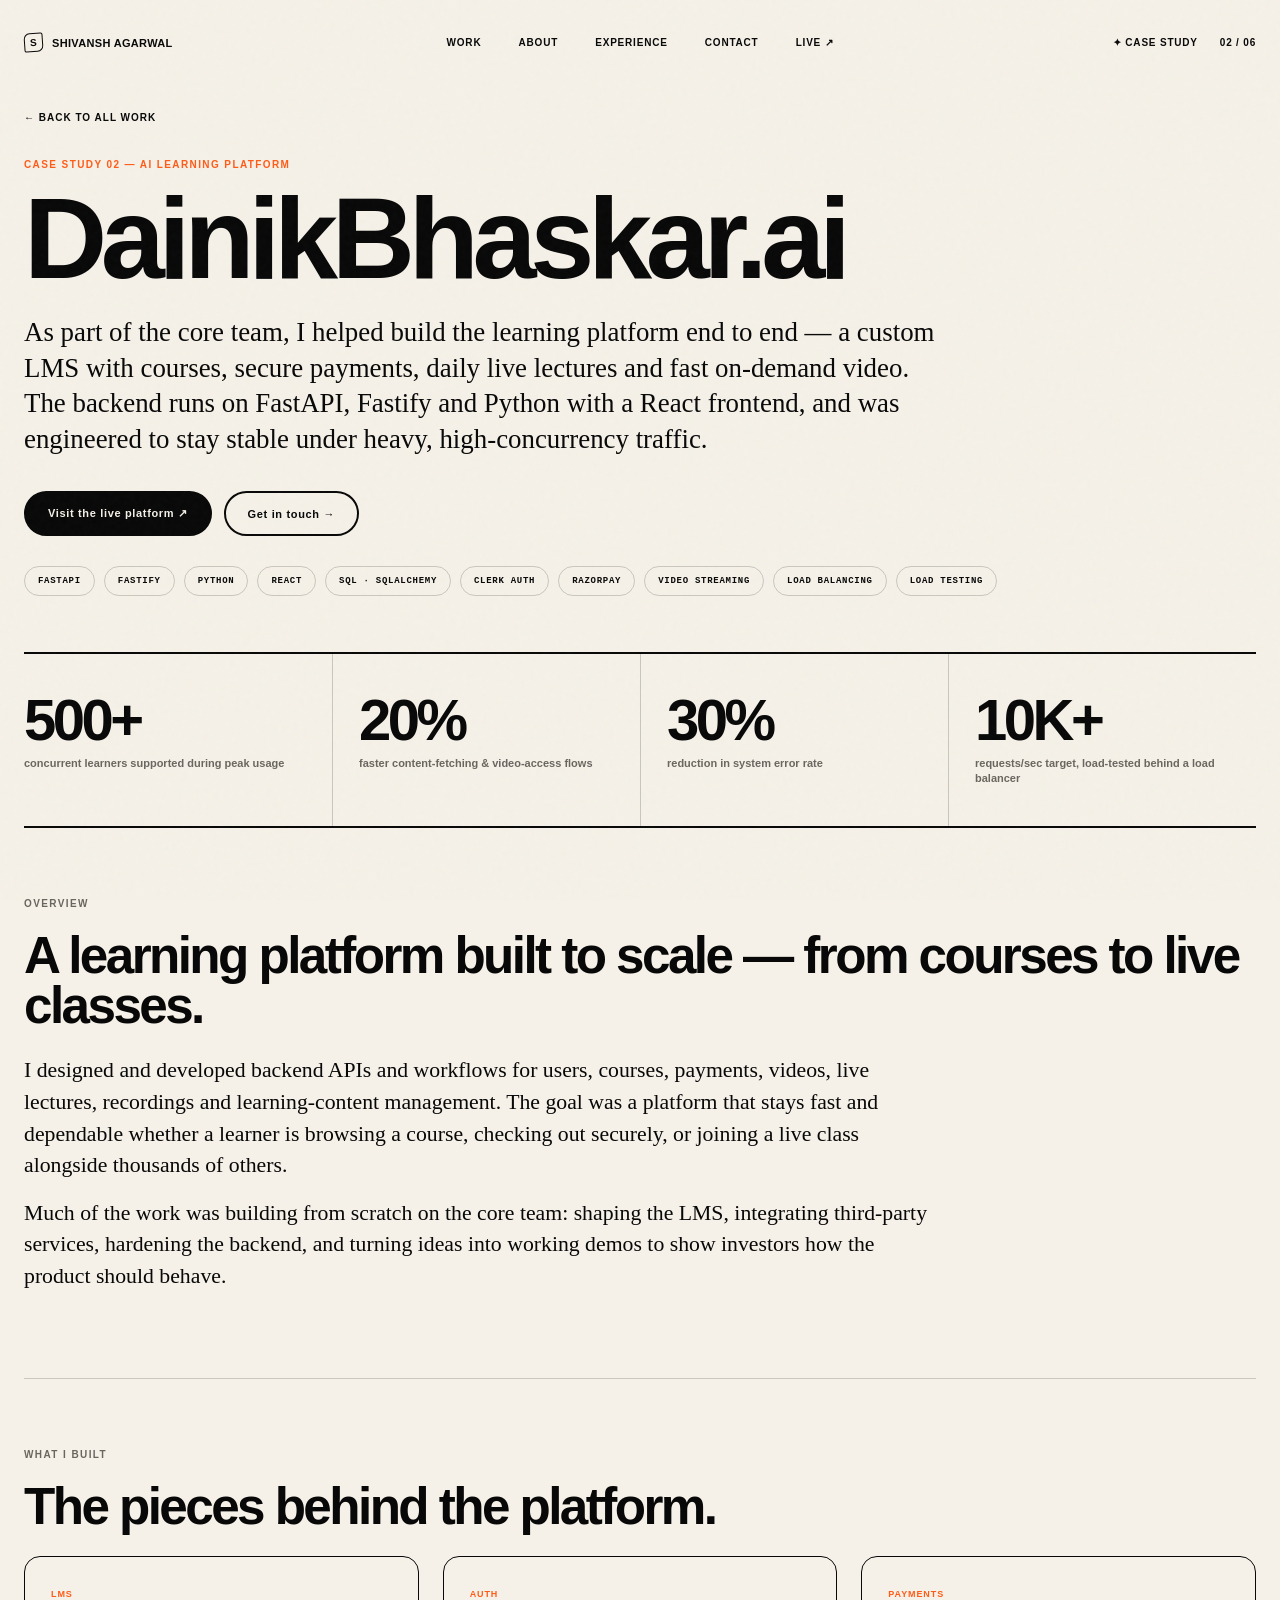
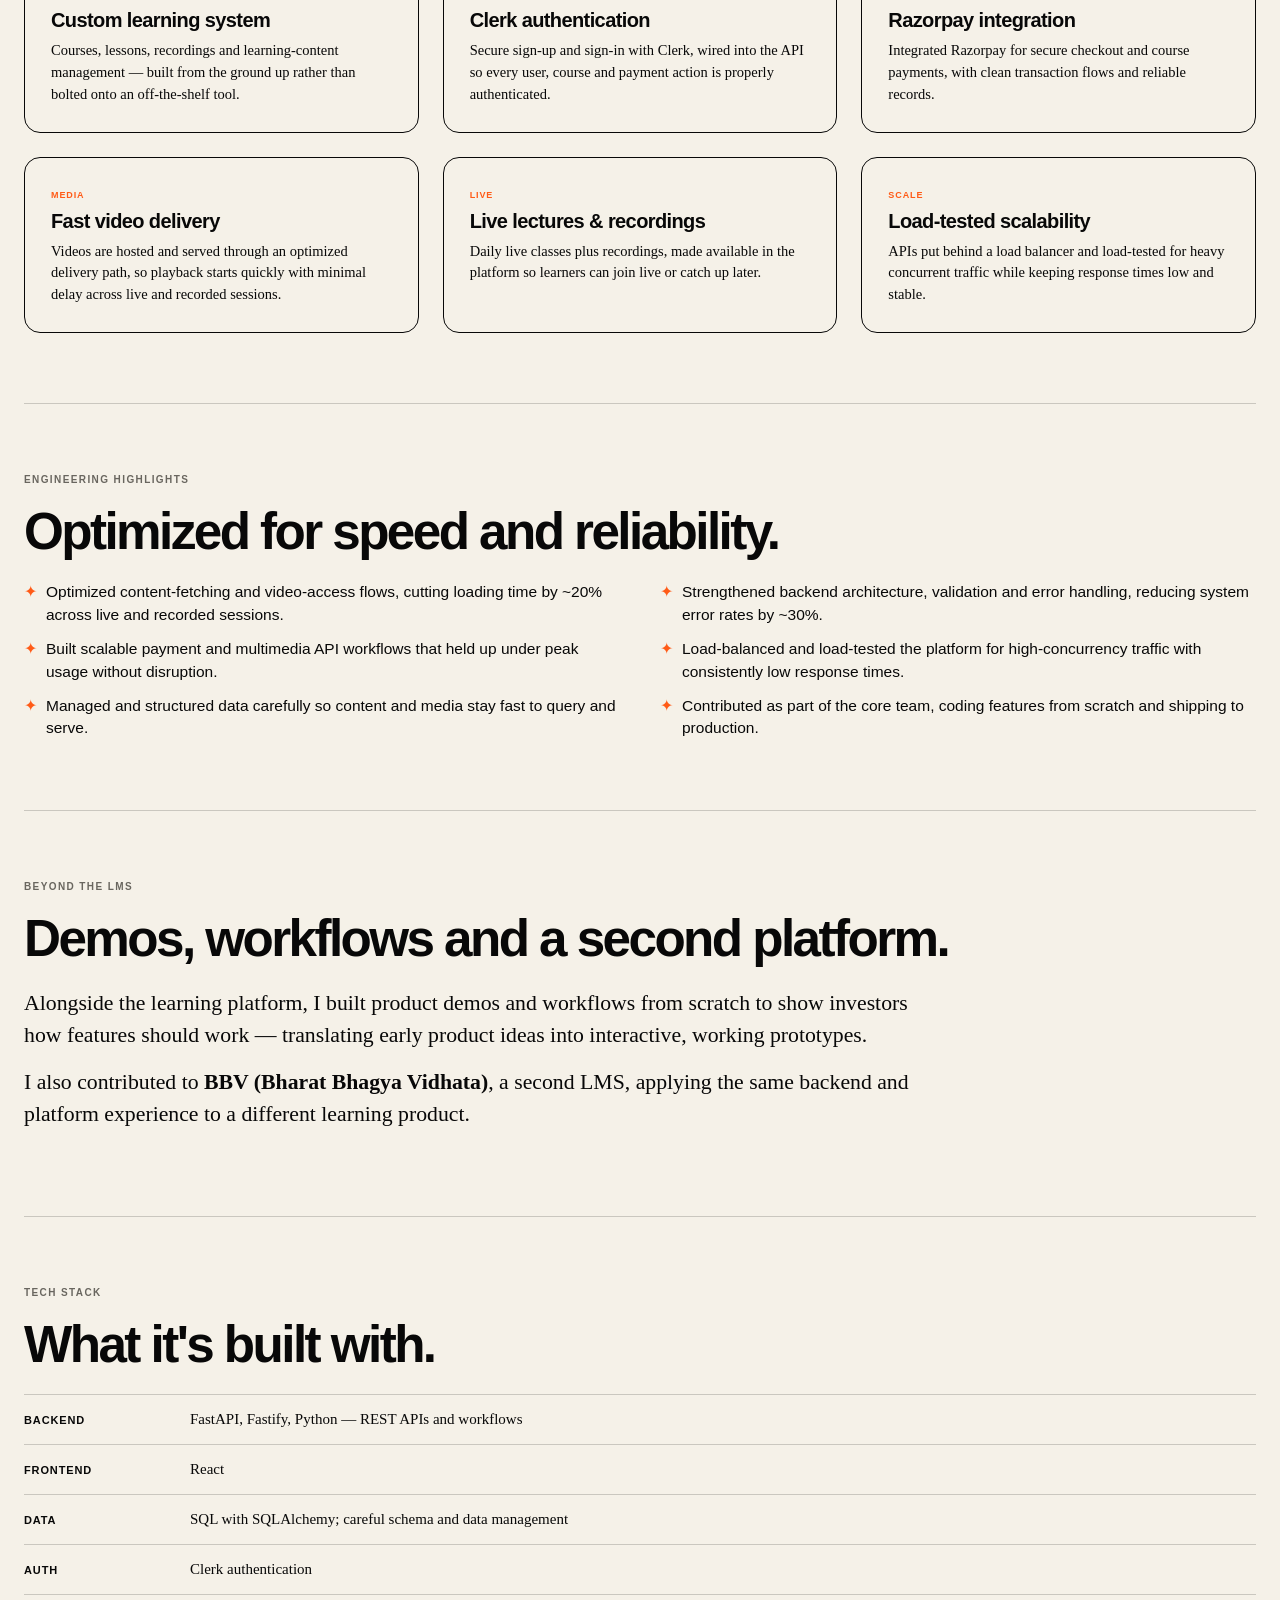
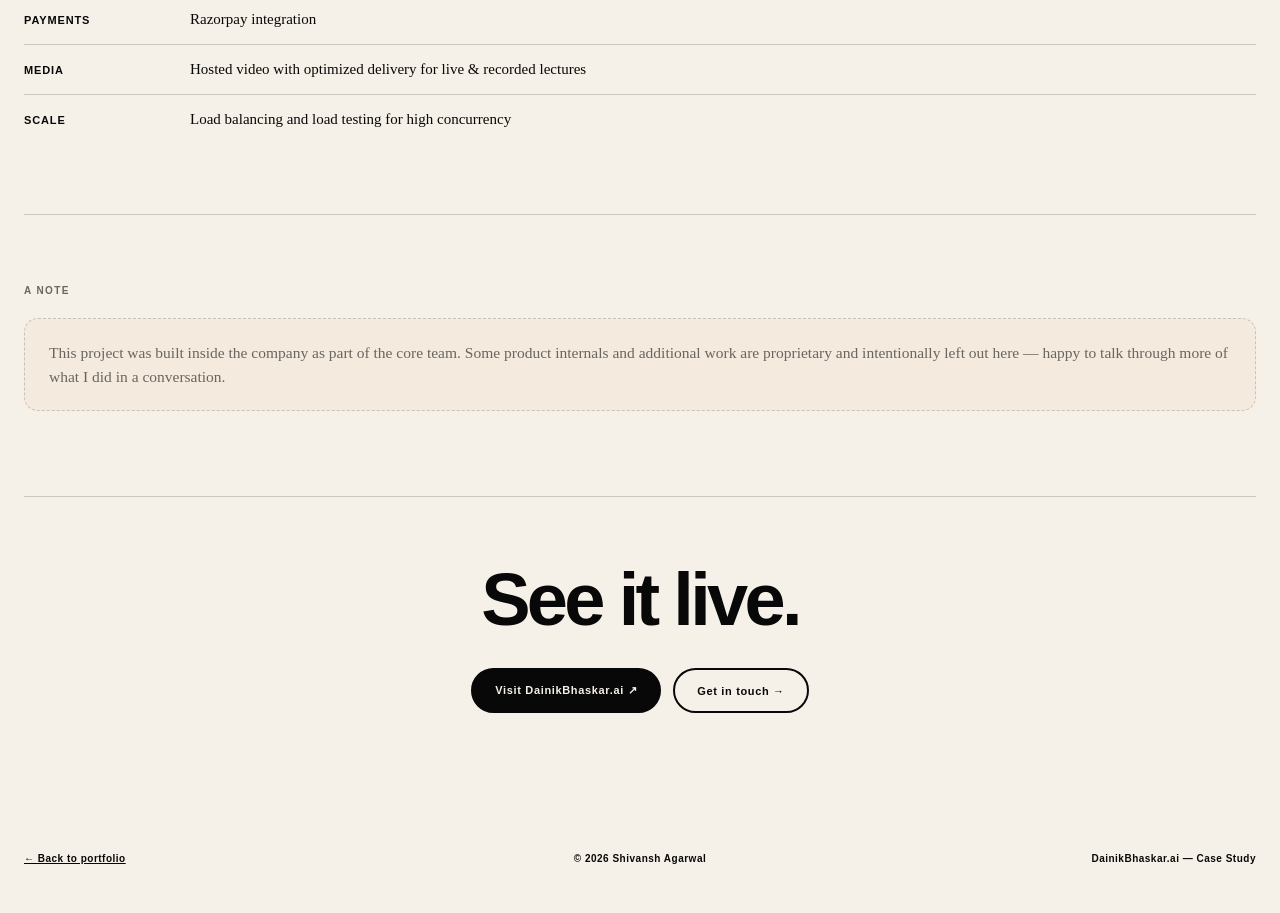
<file: work/dainikbhaskar/index.html>
<!doctype html>
<html lang="en">
<head>
  <meta charset="utf-8" />
  <meta name="viewport" content="width=device-width, initial-scale=1" />
  <meta name="description" content="Case study: DainikBhaskar.ai — an AI learning platform / LMS by Shivansh Agarwal, built with FastAPI, Python and React, with Clerk authentication, Razorpay payments, fast video delivery, daily live lectures and load-tested scalability." />
  <meta name="author" content="Shivansh Agarwal" />
  <meta name="theme-color" content="#f5f1e8" />
  <title>DainikBhaskar.ai — Case Study · Shivansh Agarwal</title>
  <link rel="icon" href="../../assets/favicon.svg" type="image/svg+xml" />

  <meta property="og:type" content="article" />
  <meta property="og:title" content="DainikBhaskar.ai — Case Study · Shivansh Agarwal" />
  <meta property="og:description" content="An AI learning platform / LMS: FastAPI + Python + React, Clerk auth, Razorpay payments, fast video delivery, daily live lectures, load-tested for high concurrency." />
  <meta name="twitter:card" content="summary_large_image" />
  <meta name="twitter:title" content="DainikBhaskar.ai — Case Study · Shivansh Agarwal" />

  <link rel="stylesheet" href="../../styles.css" />
  <style>
    .cs-main{width:var(--shell);margin-inline:auto}
    .cs-back{display:inline-flex;align-items:center;gap:8px;margin:26px 0 0;font-size:10px;font-weight:800;letter-spacing:.1em;text-transform:uppercase;text-decoration:none;text-underline-offset:6px}
    .cs-back:hover{text-decoration:underline}

    .cs-hero{padding:34px 0 56px;border-bottom:2px solid var(--ink)}
    .cs-kicker{font-size:10px;font-weight:800;letter-spacing:.14em;color:var(--orange);margin:0 0 18px}
    .cs-hero h1{font-size:clamp(50px,9vw,124px);line-height:.88;letter-spacing:-.055em;margin:0}
    .cs-lead{font-family:Georgia,"Times New Roman",serif;font-size:clamp(19px,2.1vw,29px);line-height:1.32;max-width:920px;margin:26px 0 0}
    .cs-cta{display:flex;flex-wrap:wrap;gap:12px;margin-top:34px}
    .cs-btn{display:inline-flex;align-items:center;gap:8px;border-radius:999px;padding:14px 22px;font-size:11px;font-weight:800;letter-spacing:.06em;text-decoration:none;border:2px solid var(--ink);transition:transform .2s ease}
    .cs-btn:hover{transform:translateY(-2px)}
    .cs-btn.solid{background:var(--ink);color:var(--paper)}
    .cs-btn.ghost{background:transparent;color:var(--ink)}

    .cs-tags{display:flex;flex-wrap:wrap;gap:9px;margin-top:30px}
    .cs-tags span{font-size:9px;font-weight:800;letter-spacing:.08em;padding:9px 13px;border-radius:999px;border:1px solid var(--line);font-family:monospace}

    .cs-metrics{display:grid;grid-template-columns:repeat(4,1fr);gap:0;border-bottom:2px solid var(--ink)}
    .cs-metrics div{padding:40px 26px 40px 0}
    .cs-metrics div + div{padding-left:26px;border-left:1px solid var(--line)}
    .cs-metrics strong{display:block;font-size:clamp(34px,4.6vw,58px);letter-spacing:-.06em;line-height:.9}
    .cs-metrics span{display:block;margin-top:10px;font-size:11px;font-weight:700;line-height:1.35;color:var(--muted)}

    .cs-section{padding:70px 0;border-bottom:1px solid var(--line)}
    .cs-eyebrow{font-size:10px;font-weight:800;letter-spacing:.14em;margin:0 0 22px;color:var(--muted)}
    .cs-section h2{font-size:clamp(30px,4vw,52px);letter-spacing:-.05em;line-height:.98;margin:0 0 24px}
    .cs-section p.body{font-family:Georgia,serif;font-size:clamp(17px,1.7vw,22px);line-height:1.45;max-width:920px;margin:0 0 16px}

    .cs-grid3{display:grid;grid-template-columns:repeat(3,1fr);gap:24px;margin-top:14px}
    .cs-role{border:1.5px solid var(--ink);border-radius:16px;padding:26px}
    .cs-role h3{font-size:20px;letter-spacing:-.03em;margin:8px 0 8px}
    .cs-role .tag{font-size:9px;font-weight:800;letter-spacing:.1em;color:var(--orange)}
    .cs-role p{margin:0;font-size:14.5px;line-height:1.5;font-family:Georgia,serif}

    .cs-stack .row{display:grid;grid-template-columns:150px 1fr;gap:16px;padding:14px 0;border-top:1px solid var(--line);align-items:baseline}
    .cs-stack .row b{font-size:11px;font-weight:800;letter-spacing:.08em;text-transform:uppercase}
    .cs-stack .row p{margin:0;font-size:15px;line-height:1.4;font-family:Georgia,serif}

    .cs-list{list-style:none;margin:0;padding:0;display:grid;grid-template-columns:repeat(2,1fr);gap:12px 40px}
    .cs-list li{position:relative;padding-left:22px;font-size:15.5px;line-height:1.45}
    .cs-list li::before{content:"✦";position:absolute;left:0;color:var(--orange)}

    .cs-nda{margin-top:8px;border:1.5px dashed var(--line);border-radius:14px;padding:22px 24px;font-family:Georgia,serif;font-size:15.5px;line-height:1.5;color:var(--muted);background:rgba(255,91,23,.04)}

    .cs-foot{padding:70px 0 90px;text-align:center}
    .cs-foot h2{font-size:clamp(34px,6vw,74px);letter-spacing:-.05em;line-height:.9;margin:0 0 30px}
    .cs-foot .cs-cta{justify-content:center}

    @media(max-width:900px){
      .cs-metrics{grid-template-columns:repeat(2,1fr)}
      .cs-metrics div,.cs-metrics div + div{border-left:0;padding:28px 18px}
      .cs-grid3{grid-template-columns:1fr}
      .cs-stack .row{grid-template-columns:1fr;gap:4px}
      .cs-list{grid-template-columns:1fr}
    }
  </style>
</head>
<body>
  <div class="grain" aria-hidden="true"></div>

  <header class="topbar" id="top">
    <a class="identity" href="../../index.html" aria-label="Shivansh Agarwal home">
      <span class="identity-mark" aria-hidden="true">S</span>
      <span>SHIVANSH AGARWAL</span>
    </a>
    <nav class="desktop-nav" aria-label="Main navigation">
      <a href="../../index.html#work">WORK</a>
      <a href="../../index.html#about">ABOUT</a>
      <a href="../../index.html#experience">EXPERIENCE</a>
      <a href="../../index.html#contact">CONTACT</a>
      <a href="https://www.dainikbhaskar.ai/" target="_blank" rel="noreferrer">LIVE ↗</a>
    </nav>
    <div class="top-location"><span>✦ CASE STUDY</span><span>02 / 06</span></div>
  </header>

  <main class="cs-main">
    <a class="cs-back" href="../../index.html#work">← Back to all work</a>

    <section class="cs-hero">
      <p class="cs-kicker">CASE STUDY 02 — AI LEARNING PLATFORM</p>
      <h1>DainikBhaskar.ai</h1>
      <p class="cs-lead">As part of the core team, I helped build the learning platform end to end — a custom LMS with courses, secure payments, daily live lectures and fast on-demand video. The backend runs on FastAPI, Fastify and Python with a React frontend, and was engineered to stay stable under heavy, high-concurrency traffic.</p>
      <div class="cs-cta">
        <a class="cs-btn solid" href="https://www.dainikbhaskar.ai/" target="_blank" rel="noreferrer">Visit the live platform ↗</a>
        <a class="cs-btn ghost" href="../../index.html#contact">Get in touch →</a>
      </div>
      <div class="cs-tags">
        <span>FASTAPI</span><span>FASTIFY</span><span>PYTHON</span><span>REACT</span><span>SQL · SQLALCHEMY</span><span>CLERK AUTH</span><span>RAZORPAY</span><span>VIDEO STREAMING</span><span>LOAD BALANCING</span><span>LOAD TESTING</span>
      </div>
    </section>

    <section class="cs-metrics" aria-label="Key outcomes">
      <div><strong>500+</strong><span>concurrent learners supported during peak usage</span></div>
      <div><strong>20%</strong><span>faster content-fetching &amp; video-access flows</span></div>
      <div><strong>30%</strong><span>reduction in system error rate</span></div>
      <div><strong>10K+</strong><span>requests/sec target, load-tested behind a load balancer</span></div>
    </section>

    <section class="cs-section">
      <p class="cs-eyebrow">OVERVIEW</p>
      <h2>A learning platform built to scale — from courses to live classes.</h2>
      <p class="body">I designed and developed backend APIs and workflows for users, courses, payments, videos, live lectures, recordings and learning-content management. The goal was a platform that stays fast and dependable whether a learner is browsing a course, checking out securely, or joining a live class alongside thousands of others.</p>
      <p class="body">Much of the work was building from scratch on the core team: shaping the LMS, integrating third-party services, hardening the backend, and turning ideas into working demos to show investors how the product should behave.</p>
    </section>

    <section class="cs-section">
      <p class="cs-eyebrow">WHAT I BUILT</p>
      <h2>The pieces behind the platform.</h2>
      <div class="cs-grid3">
        <div class="cs-role">
          <span class="tag">LMS</span>
          <h3>Custom learning system</h3>
          <p>Courses, lessons, recordings and learning-content management — built from the ground up rather than bolted onto an off-the-shelf tool.</p>
        </div>
        <div class="cs-role">
          <span class="tag">AUTH</span>
          <h3>Clerk authentication</h3>
          <p>Secure sign-up and sign-in with Clerk, wired into the API so every user, course and payment action is properly authenticated.</p>
        </div>
        <div class="cs-role">
          <span class="tag">PAYMENTS</span>
          <h3>Razorpay integration</h3>
          <p>Integrated Razorpay for secure checkout and course payments, with clean transaction flows and reliable records.</p>
        </div>
        <div class="cs-role">
          <span class="tag">MEDIA</span>
          <h3>Fast video delivery</h3>
          <p>Videos are hosted and served through an optimized delivery path, so playback starts quickly with minimal delay across live and recorded sessions.</p>
        </div>
        <div class="cs-role">
          <span class="tag">LIVE</span>
          <h3>Live lectures &amp; recordings</h3>
          <p>Daily live classes plus recordings, made available in the platform so learners can join live or catch up later.</p>
        </div>
        <div class="cs-role">
          <span class="tag">SCALE</span>
          <h3>Load-tested scalability</h3>
          <p>APIs put behind a load balancer and load-tested for heavy concurrent traffic while keeping response times low and stable.</p>
        </div>
      </div>
    </section>

    <section class="cs-section">
      <p class="cs-eyebrow">ENGINEERING HIGHLIGHTS</p>
      <h2>Optimized for speed and reliability.</h2>
      <ul class="cs-list">
        <li>Optimized content-fetching and video-access flows, cutting loading time by ~20% across live and recorded sessions.</li>
        <li>Strengthened backend architecture, validation and error handling, reducing system error rates by ~30%.</li>
        <li>Built scalable payment and multimedia API workflows that held up under peak usage without disruption.</li>
        <li>Load-balanced and load-tested the platform for high-concurrency traffic with consistently low response times.</li>
        <li>Managed and structured data carefully so content and media stay fast to query and serve.</li>
        <li>Contributed as part of the core team, coding features from scratch and shipping to production.</li>
      </ul>
    </section>

    <section class="cs-section">
      <p class="cs-eyebrow">BEYOND THE LMS</p>
      <h2>Demos, workflows and a second platform.</h2>
      <p class="body">Alongside the learning platform, I built product demos and workflows from scratch to show investors how features should work — translating early product ideas into interactive, working prototypes.</p>
      <p class="body">I also contributed to <strong>BBV (Bharat Bhagya Vidhata)</strong>, a second LMS, applying the same backend and platform experience to a different learning product.</p>
    </section>

    <section class="cs-section">
      <p class="cs-eyebrow">TECH STACK</p>
      <h2>What it's built with.</h2>
      <div class="cs-stack">
        <div class="row"><b>Backend</b><p>FastAPI, Fastify, Python — REST APIs and workflows</p></div>
        <div class="row"><b>Frontend</b><p>React</p></div>
        <div class="row"><b>Data</b><p>SQL with SQLAlchemy; careful schema and data management</p></div>
        <div class="row"><b>Auth</b><p>Clerk authentication</p></div>
        <div class="row"><b>Payments</b><p>Razorpay integration</p></div>
        <div class="row"><b>Media</b><p>Hosted video with optimized delivery for live &amp; recorded lectures</p></div>
        <div class="row"><b>Scale</b><p>Load balancing and load testing for high concurrency</p></div>
      </div>
    </section>

    <section class="cs-section">
      <p class="cs-eyebrow">A NOTE</p>
      <p class="cs-nda">This project was built inside the company as part of the core team. Some product internals and additional work are proprietary and intentionally left out here — happy to talk through more of what I did in a conversation.</p>
    </section>

    <section class="cs-foot">
      <h2>See it live.</h2>
      <div class="cs-cta">
        <a class="cs-btn solid" href="https://www.dainikbhaskar.ai/" target="_blank" rel="noreferrer">Visit DainikBhaskar.ai ↗</a>
        <a class="cs-btn ghost" href="../../index.html#contact">Get in touch →</a>
      </div>
    </section>
  </main>

  <footer class="footer section-shell">
    <a href="../../index.html">← Back to portfolio</a>
    <p>© <span data-year></span> Shivansh Agarwal</p>
    <p>DainikBhaskar.ai — Case Study</p>
  </footer>

  <script>document.querySelectorAll('[data-year]').forEach(n => n.textContent = new Date().getFullYear());</script>
</body>
</html>
</file>
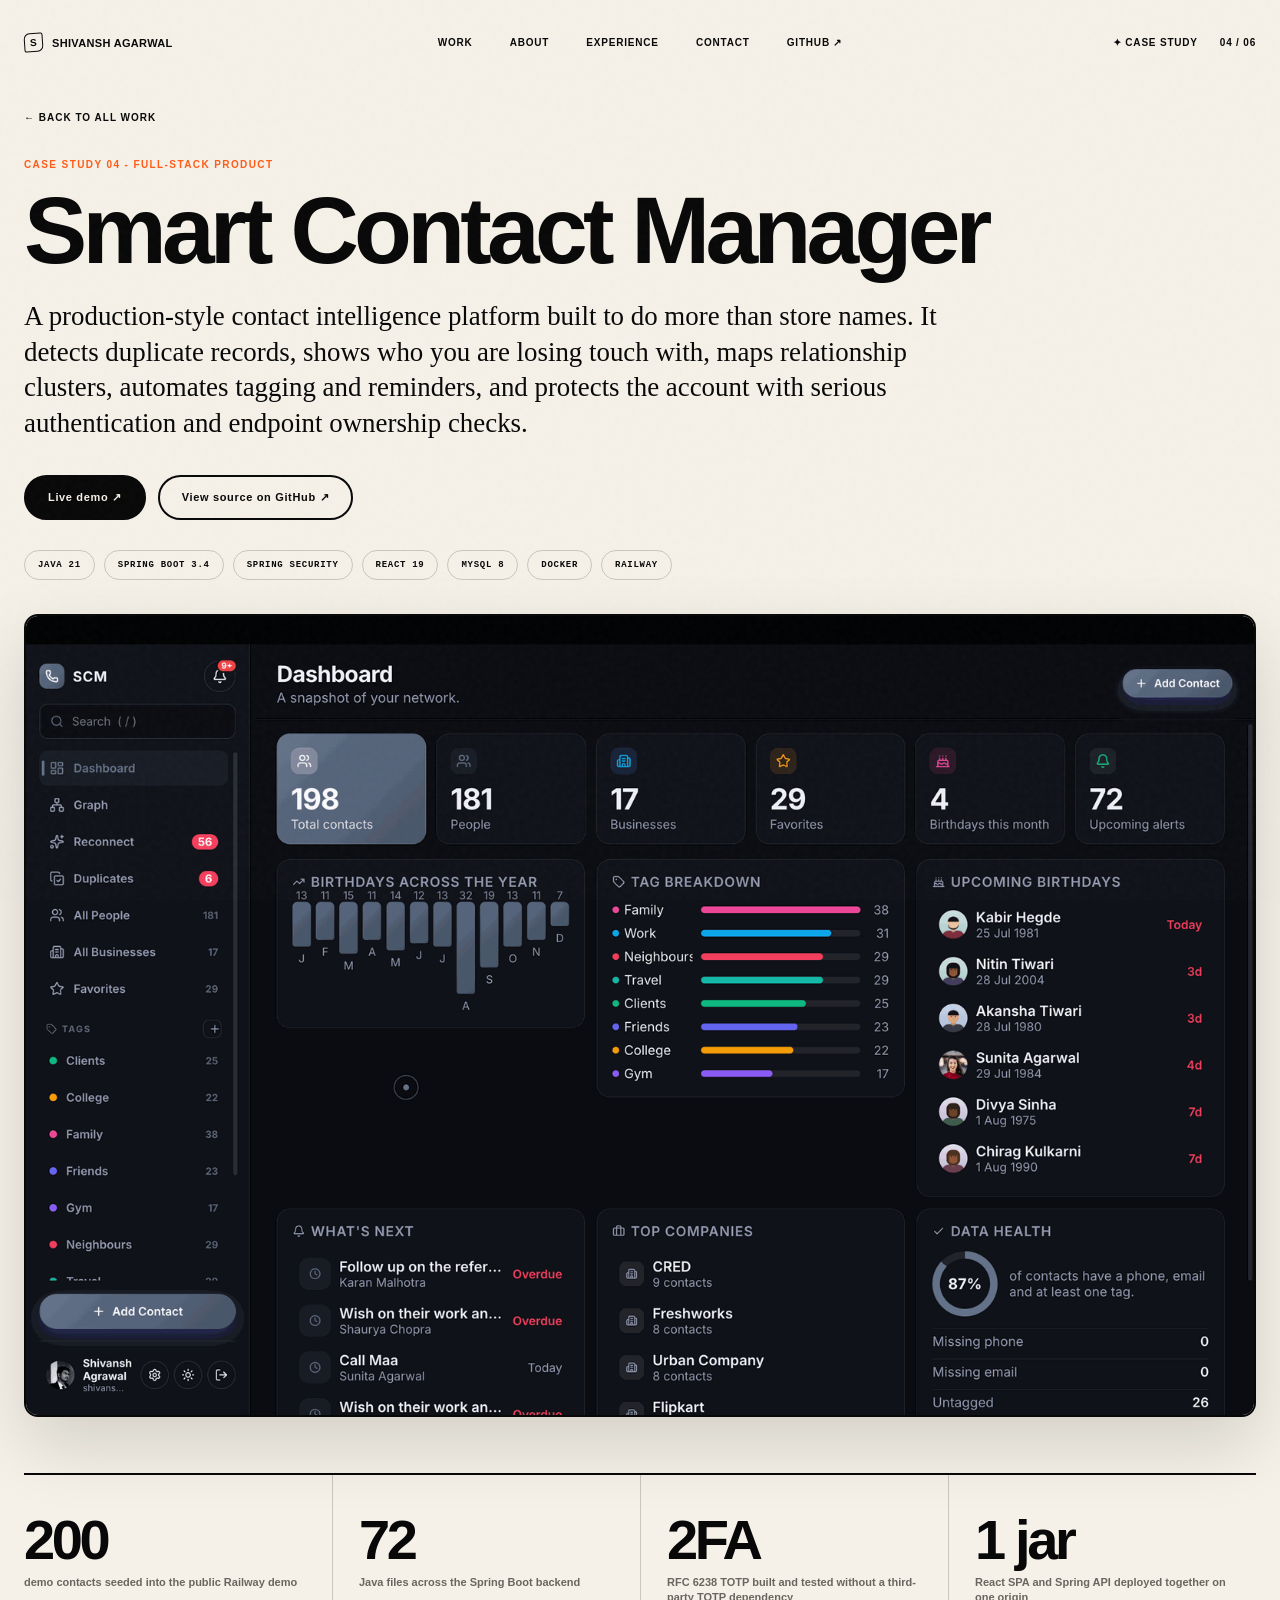
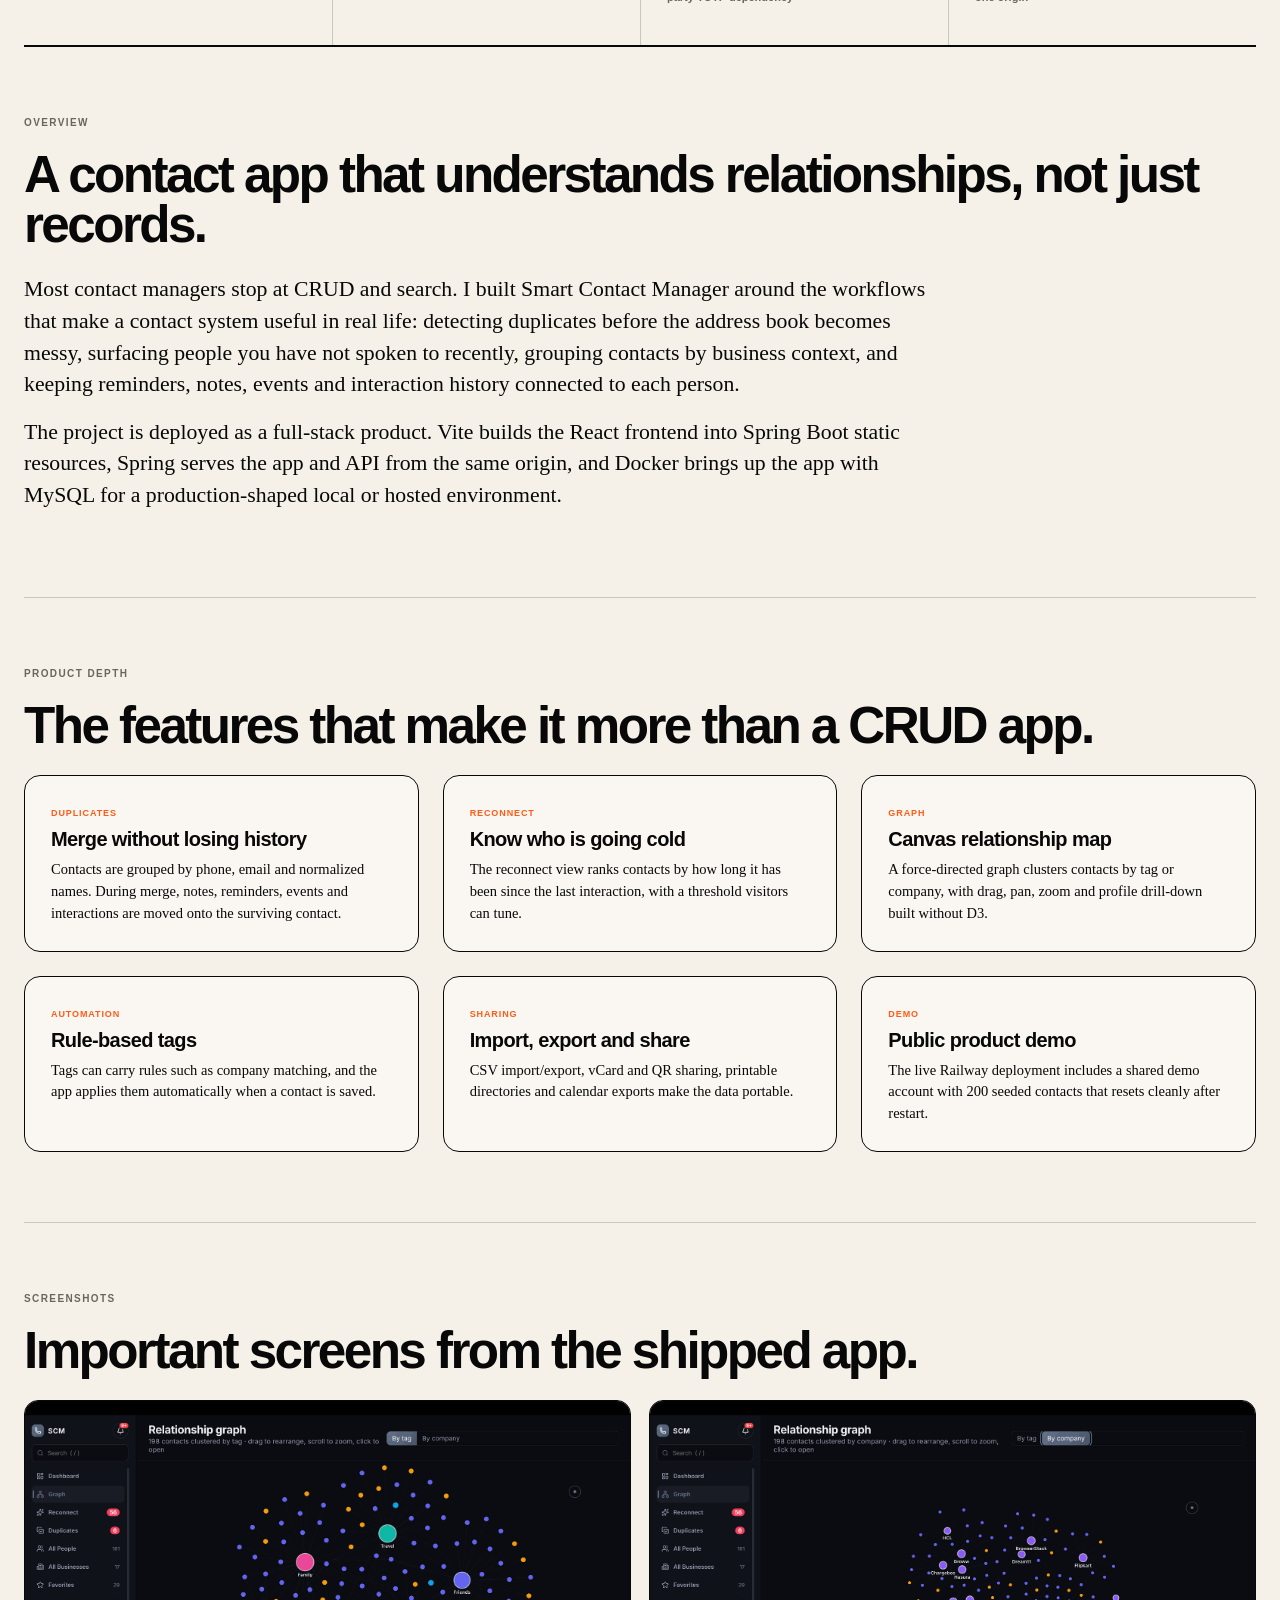
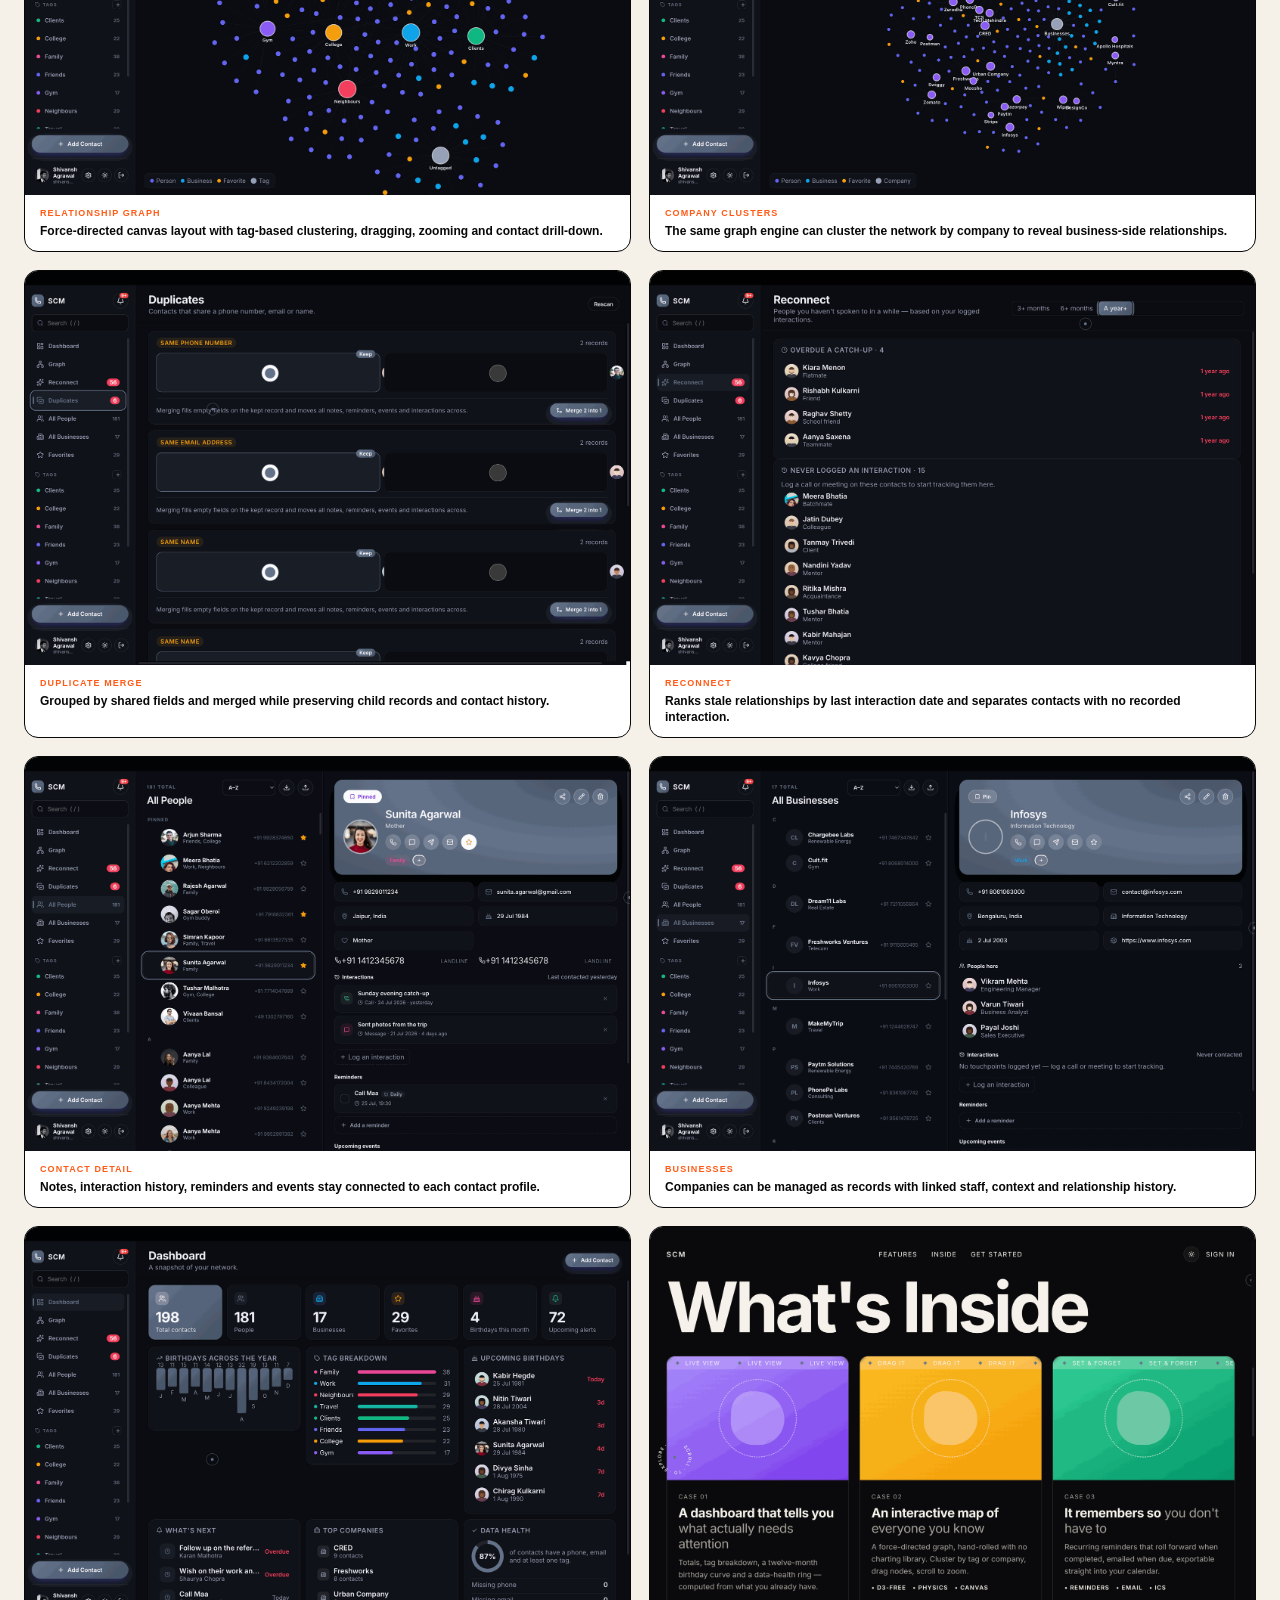
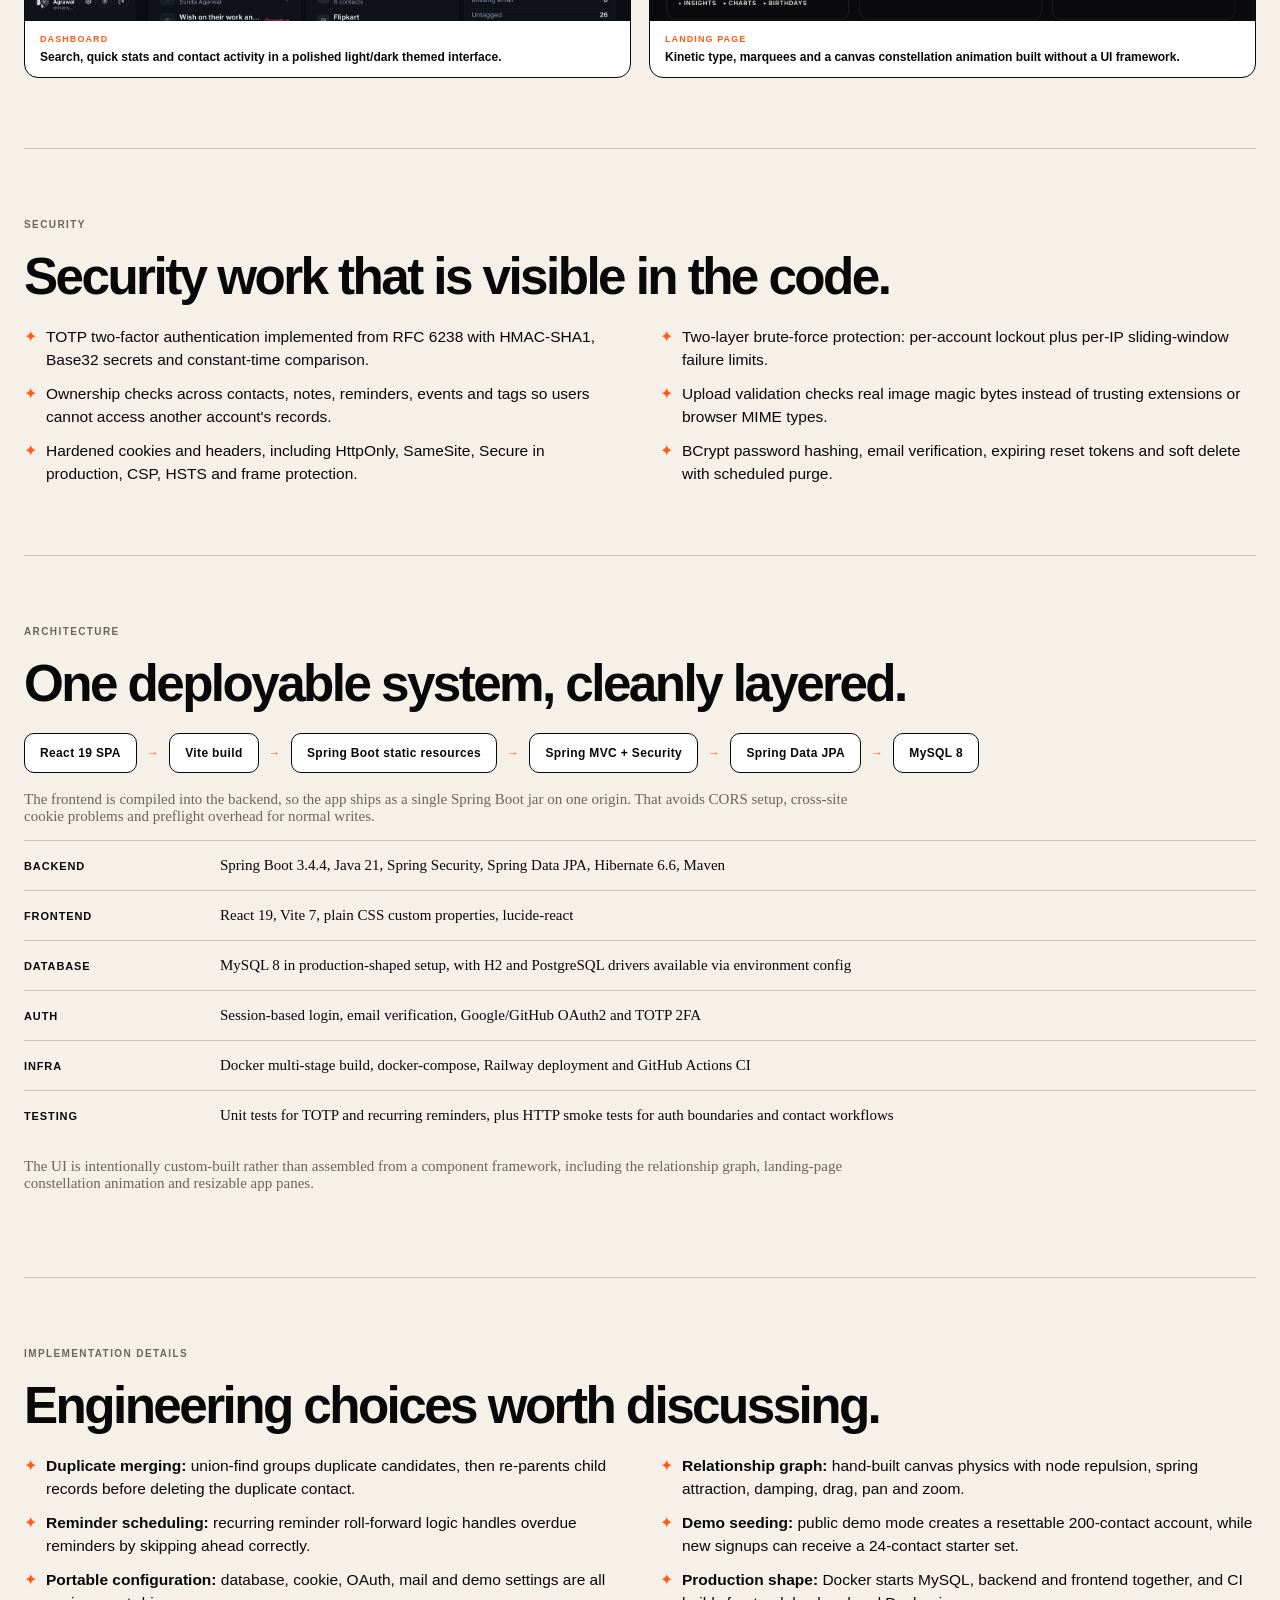
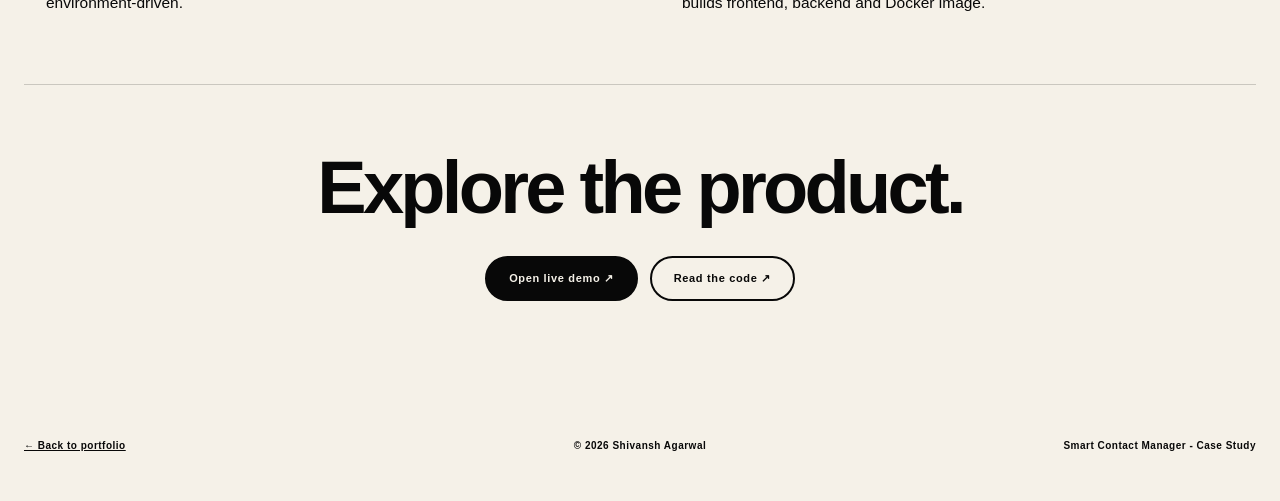
<file: work/payment-contact-manager/index.html>
<!doctype html>
<html lang="en">
<head>
  <meta charset="utf-8" />
  <meta name="viewport" content="width=device-width, initial-scale=1" />
  <meta name="description" content="Case study: Smart Contact Manager by Shivansh Agarwal - a full-stack Spring Boot and React contact platform with duplicate merging, relationship graphs, reconnect workflows, TOTP 2FA, OAuth, Docker deployment and production demo mode." />
  <meta name="author" content="Shivansh Agarwal" />
  <meta name="theme-color" content="#f5f1e8" />
  <title>Smart Contact Manager - Case Study · Shivansh Agarwal</title>
  <link rel="icon" href="../../assets/favicon.svg" type="image/svg+xml" />
  <link rel="canonical" href="../smart-contact-manager/index.html" />
  <meta http-equiv="refresh" content="0; url=../smart-contact-manager/index.html" />

  <meta property="og:type" content="article" />
  <meta property="og:title" content="Smart Contact Manager - Case Study · Shivansh Agarwal" />
  <meta property="og:description" content="A production-style full-stack contact platform: Spring Boot 3.4, Java 21, React 19, MySQL, TOTP 2FA, duplicate merging, relationship graphs and Docker deployment." />
  <meta property="og:image" content="../../assets/smart-contact-manager/dashboard.png" />
  <meta name="twitter:card" content="summary_large_image" />
  <meta name="twitter:title" content="Smart Contact Manager - Case Study · Shivansh Agarwal" />
  <meta name="twitter:image" content="../../assets/smart-contact-manager/dashboard.png" />

  <link rel="stylesheet" href="../../styles.css" />
  <style>
    .cs-main{width:var(--shell);margin-inline:auto}
    .cs-back{display:inline-flex;align-items:center;gap:8px;margin:26px 0 0;font-size:10px;font-weight:800;letter-spacing:.1em;text-transform:uppercase;text-decoration:none;text-underline-offset:6px}
    .cs-back:hover{text-decoration:underline}
    .cs-hero{padding:34px 0 56px;border-bottom:2px solid var(--ink)}
    .cs-kicker{font-size:10px;font-weight:800;letter-spacing:.14em;color:var(--orange);margin:0 0 18px}
    .cs-hero h1{font-size:clamp(42px,7.4vw,108px);line-height:.9;letter-spacing:-.05em;margin:0;max-width:1180px}
    .cs-lead{font-family:Georgia,"Times New Roman",serif;font-size:clamp(19px,2.1vw,29px);line-height:1.32;max-width:960px;margin:26px 0 0}
    .cs-cta{display:flex;flex-wrap:wrap;gap:12px;margin-top:34px}
    .cs-btn{display:inline-flex;align-items:center;gap:8px;border-radius:999px;padding:14px 22px;font-size:11px;font-weight:800;letter-spacing:.06em;text-decoration:none;border:2px solid var(--ink);transition:transform .2s ease}
    .cs-btn:hover{transform:translateY(-2px)}
    .cs-btn.solid{background:var(--ink);color:var(--paper)}
    .cs-btn.ghost{background:transparent;color:var(--ink)}
    .cs-tags{display:flex;flex-wrap:wrap;gap:9px;margin-top:30px}
    .cs-tags span{font-size:9px;font-weight:800;letter-spacing:.08em;padding:9px 13px;border-radius:999px;border:1px solid var(--line);font-family:monospace}
    .cs-metrics{display:grid;grid-template-columns:repeat(4,1fr);gap:0;border-bottom:2px solid var(--ink)}
    .cs-metrics div{padding:40px 26px 40px 0}
    .cs-metrics div + div{padding-left:26px;border-left:1px solid var(--line)}
    .cs-metrics strong{display:block;font-size:clamp(32px,4.4vw,56px);letter-spacing:-.06em;line-height:.9}
    .cs-metrics span{display:block;margin-top:10px;font-size:11px;font-weight:700;line-height:1.35;color:var(--muted)}
    .cs-section{padding:70px 0;border-bottom:1px solid var(--line)}
    .cs-eyebrow{font-size:10px;font-weight:800;letter-spacing:.14em;margin:0 0 22px;color:var(--muted)}
    .cs-section h2{font-size:clamp(30px,4vw,52px);letter-spacing:-.05em;line-height:.98;margin:0 0 24px}
    .cs-section p.body{font-family:Georgia,serif;font-size:clamp(17px,1.7vw,22px);line-height:1.45;max-width:930px;margin:0 0 16px}
    .cs-hero-shot{margin:34px 0 0;border:2px solid var(--ink);border-radius:14px;overflow:hidden;background:#fff;box-shadow:0 28px 70px rgba(8,8,8,.14)}
    .cs-hero-shot img{width:100%;height:auto}
    .cs-grid3{display:grid;grid-template-columns:repeat(3,1fr);gap:24px;margin-top:14px}
    .cs-role{border:1.5px solid var(--ink);border-radius:16px;padding:26px;background:rgba(255,255,255,.42)}
    .cs-role h3{font-size:20px;letter-spacing:-.03em;margin:8px 0 8px}
    .cs-role .tag{font-size:9px;font-weight:800;letter-spacing:.1em;color:var(--orange)}
    .cs-role p{margin:0;font-size:14.5px;line-height:1.5;font-family:Georgia,serif}
    .cs-shots{display:grid;grid-template-columns:repeat(2,1fr);gap:18px;margin-top:8px}
    .cs-shots figure{margin:0;border:1.5px solid var(--ink);border-radius:14px;overflow:hidden;background:#fff}
    .cs-shots img{width:100%;height:auto}
    .cs-shots figcaption{padding:12px 15px;font-size:12px;font-weight:700;line-height:1.35}
    .cs-shots figcaption b{display:block;color:var(--orange);font-size:9px;font-weight:800;letter-spacing:.12em;margin-bottom:4px}
    .cs-shots figure.wide{grid-column:1 / -1}
    .cs-flow{display:flex;flex-wrap:wrap;align-items:center;gap:10px;margin-top:8px;font-size:12px;font-weight:800;letter-spacing:.03em}
    .cs-flow span{border:1.5px solid var(--ink);border-radius:10px;padding:12px 15px;background:#fff}
    .cs-flow i{color:var(--orange);font-style:normal;font-weight:900}
    .cs-note{font-family:Georgia,serif;font-size:15px;color:var(--muted);margin-top:18px;max-width:860px}
    .cs-stack .row{display:grid;grid-template-columns:180px 1fr;gap:16px;padding:14px 0;border-top:1px solid var(--line);align-items:baseline}
    .cs-stack .row b{font-size:11px;font-weight:800;letter-spacing:.08em;text-transform:uppercase}
    .cs-stack .row p{margin:0;font-size:15px;line-height:1.4;font-family:Georgia,serif}
    .cs-list{list-style:none;margin:0;padding:0;display:grid;grid-template-columns:repeat(2,1fr);gap:12px 40px}
    .cs-list li{position:relative;padding-left:22px;font-size:15.5px;line-height:1.45}
    .cs-list li::before{content:"✦";position:absolute;left:0;color:var(--orange)}
    .cs-foot{padding:70px 0 90px;text-align:center}
    .cs-foot h2{font-size:clamp(34px,6vw,74px);letter-spacing:-.05em;line-height:.9;margin:0 0 30px}
    .cs-foot .cs-cta{justify-content:center}
    @media(max-width:900px){
      .cs-metrics{grid-template-columns:repeat(2,1fr)}
      .cs-metrics div,.cs-metrics div + div{border-left:0;padding:28px 18px}
      .cs-grid3,.cs-shots{grid-template-columns:1fr}
      .cs-stack .row{grid-template-columns:1fr;gap:4px}
      .cs-list{grid-template-columns:1fr}
      .cs-shots figure.wide{grid-column:auto}
    }
  </style>
</head>
<body>
  <script>window.location.replace('../smart-contact-manager/index.html');</script>
  <div class="grain" aria-hidden="true"></div>

  <header class="topbar" id="top">
    <a class="identity" href="../../index.html" aria-label="Shivansh Agarwal home">
      <span class="identity-mark" aria-hidden="true">S</span>
      <span>SHIVANSH AGARWAL</span>
    </a>
    <nav class="desktop-nav" aria-label="Main navigation">
      <a href="../../index.html#work">WORK</a>
      <a href="../../index.html#about">ABOUT</a>
      <a href="../../index.html#experience">EXPERIENCE</a>
      <a href="../../index.html#contact">CONTACT</a>
      <a href="https://github.com/shivanshagarwal10/smart-contact-manager" target="_blank" rel="noreferrer">GITHUB ↗</a>
    </nav>
    <div class="top-location"><span>✦ CASE STUDY</span><span>04 / 06</span></div>
  </header>

  <main class="cs-main">
    <a class="cs-back" href="../../index.html#work">← Back to all work</a>

    <section class="cs-hero">
      <p class="cs-kicker">CASE STUDY 04 - FULL-STACK PRODUCT</p>
      <h1>Smart Contact Manager</h1>
      <p class="cs-lead">A production-style contact intelligence platform built to do more than store names. It detects duplicate records, shows who you are losing touch with, maps relationship clusters, automates tagging and reminders, and protects the account with serious authentication and endpoint ownership checks.</p>
      <div class="cs-cta">
        <a class="cs-btn solid" href="https://smart-contact-manager-production-9f25.up.railway.app" target="_blank" rel="noreferrer">Live demo ↗</a>
        <a class="cs-btn ghost" href="https://github.com/shivanshagarwal10/smart-contact-manager" target="_blank" rel="noreferrer">View source on GitHub ↗</a>
      </div>
      <div class="cs-tags">
        <span>JAVA 21</span><span>SPRING BOOT 3.4</span><span>SPRING SECURITY</span><span>REACT 19</span><span>MYSQL 8</span><span>DOCKER</span><span>RAILWAY</span>
      </div>
      <figure class="cs-hero-shot">
        <img src="../../assets/smart-contact-manager/dashboard.png" alt="Smart Contact Manager dashboard with contacts, stats and activity views" />
      </figure>
    </section>

    <section class="cs-metrics" aria-label="Key facts">
      <div><strong>200</strong><span>demo contacts seeded into the public Railway demo</span></div>
      <div><strong>72</strong><span>Java files across the Spring Boot backend</span></div>
      <div><strong>2FA</strong><span>RFC 6238 TOTP built and tested without a third-party TOTP dependency</span></div>
      <div><strong>1 jar</strong><span>React SPA and Spring API deployed together on one origin</span></div>
    </section>

    <section class="cs-section">
      <p class="cs-eyebrow">OVERVIEW</p>
      <h2>A contact app that understands relationships, not just records.</h2>
      <p class="body">Most contact managers stop at CRUD and search. I built Smart Contact Manager around the workflows that make a contact system useful in real life: detecting duplicates before the address book becomes messy, surfacing people you have not spoken to recently, grouping contacts by business context, and keeping reminders, notes, events and interaction history connected to each person.</p>
      <p class="body">The project is deployed as a full-stack product. Vite builds the React frontend into Spring Boot static resources, Spring serves the app and API from the same origin, and Docker brings up the app with MySQL for a production-shaped local or hosted environment.</p>
    </section>

    <section class="cs-section">
      <p class="cs-eyebrow">PRODUCT DEPTH</p>
      <h2>The features that make it more than a CRUD app.</h2>
      <div class="cs-grid3">
        <div class="cs-role">
          <span class="tag">DUPLICATES</span>
          <h3>Merge without losing history</h3>
          <p>Contacts are grouped by phone, email and normalized names. During merge, notes, reminders, events and interactions are moved onto the surviving contact.</p>
        </div>
        <div class="cs-role">
          <span class="tag">RECONNECT</span>
          <h3>Know who is going cold</h3>
          <p>The reconnect view ranks contacts by how long it has been since the last interaction, with a threshold visitors can tune.</p>
        </div>
        <div class="cs-role">
          <span class="tag">GRAPH</span>
          <h3>Canvas relationship map</h3>
          <p>A force-directed graph clusters contacts by tag or company, with drag, pan, zoom and profile drill-down built without D3.</p>
        </div>
        <div class="cs-role">
          <span class="tag">AUTOMATION</span>
          <h3>Rule-based tags</h3>
          <p>Tags can carry rules such as company matching, and the app applies them automatically when a contact is saved.</p>
        </div>
        <div class="cs-role">
          <span class="tag">SHARING</span>
          <h3>Import, export and share</h3>
          <p>CSV import/export, vCard and QR sharing, printable directories and calendar exports make the data portable.</p>
        </div>
        <div class="cs-role">
          <span class="tag">DEMO</span>
          <h3>Public product demo</h3>
          <p>The live Railway deployment includes a shared demo account with 200 seeded contacts that resets cleanly after restart.</p>
        </div>
      </div>
    </section>

    <section class="cs-section">
      <p class="cs-eyebrow">SCREENSHOTS</p>
      <h2>Important screens from the shipped app.</h2>
      <div class="cs-shots">
        <figure>
          <img src="../../assets/smart-contact-manager/graph-tag.png" alt="Relationship graph clustered by tag" />
          <figcaption><b>RELATIONSHIP GRAPH</b>Force-directed canvas layout with tag-based clustering, dragging, zooming and contact drill-down.</figcaption>
        </figure>
        <figure>
          <img src="../../assets/smart-contact-manager/duplicates.png" alt="Duplicate detection and merge workflow" />
          <figcaption><b>DUPLICATE MERGE</b>Grouped by shared fields and merged while preserving child records and contact history.</figcaption>
        </figure>
        <figure>
          <img src="../../assets/smart-contact-manager/reconnect.png" alt="Reconnect list ranked by stale interactions" />
          <figcaption><b>RECONNECT</b>Ranks stale relationships by last interaction date and separates contacts with no recorded interaction.</figcaption>
        </figure>
        <figure>
          <img src="../../assets/smart-contact-manager/dashboard.png" alt="Smart Contact Manager dashboard" />
          <figcaption><b>DASHBOARD</b>Search, quick stats and contact activity in a polished light/dark themed interface.</figcaption>
        </figure>
      </div>
    </section>

    <section class="cs-section">
      <p class="cs-eyebrow">SECURITY</p>
      <h2>Security work that is visible in the code.</h2>
      <ul class="cs-list">
        <li>TOTP two-factor authentication implemented from RFC 6238 with HMAC-SHA1, Base32 secrets and constant-time comparison.</li>
        <li>Two-layer brute-force protection: per-account lockout plus per-IP sliding-window failure limits.</li>
        <li>Ownership checks across contacts, notes, reminders, events and tags so users cannot access another account's records.</li>
        <li>Upload validation checks real image magic bytes instead of trusting extensions or browser MIME types.</li>
        <li>Hardened cookies and headers, including HttpOnly, SameSite, Secure in production, CSP, HSTS and frame protection.</li>
        <li>BCrypt password hashing, email verification, expiring reset tokens and soft delete with scheduled purge.</li>
      </ul>
    </section>

    <section class="cs-section">
      <p class="cs-eyebrow">ARCHITECTURE</p>
      <h2>One deployable system, cleanly layered.</h2>
      <div class="cs-flow" aria-label="Architecture flow">
        <span>React 19 SPA</span><i>→</i>
        <span>Vite build</span><i>→</i>
        <span>Spring Boot static resources</span><i>→</i>
        <span>Spring MVC + Security</span><i>→</i>
        <span>Spring Data JPA</span><i>→</i>
        <span>MySQL 8</span>
      </div>
      <p class="cs-note">The frontend is compiled into the backend, so the app ships as a single Spring Boot jar on one origin. That avoids CORS setup, cross-site cookie problems and preflight overhead for normal writes.</p>
      <div class="cs-stack">
        <div class="row"><b>Backend</b><p>Spring Boot 3.4.4, Java 21, Spring Security, Spring Data JPA, Hibernate 6.6, Maven</p></div>
        <div class="row"><b>Frontend</b><p>React 19, Vite 7, plain CSS custom properties, lucide-react</p></div>
        <div class="row"><b>Database</b><p>MySQL 8 in production-shaped setup, with H2 and PostgreSQL drivers available via environment config</p></div>
        <div class="row"><b>Auth</b><p>Session-based login, email verification, Google/GitHub OAuth2 and TOTP 2FA</p></div>
        <div class="row"><b>Infra</b><p>Docker multi-stage build, docker-compose, Railway deployment and GitHub Actions CI</p></div>
        <div class="row"><b>Testing</b><p>Unit tests for TOTP and recurring reminders, plus HTTP smoke tests for auth boundaries and contact workflows</p></div>
      </div>
    </section>

    <section class="cs-section">
      <p class="cs-eyebrow">IMPLEMENTATION DETAILS</p>
      <h2>Engineering choices worth discussing.</h2>
      <ul class="cs-list">
        <li><strong>Duplicate merging:</strong> union-find groups duplicate candidates, then re-parents child records before deleting the duplicate contact.</li>
        <li><strong>Relationship graph:</strong> hand-built canvas physics with node repulsion, spring attraction, damping, drag, pan and zoom.</li>
        <li><strong>Reminder scheduling:</strong> recurring reminder roll-forward logic handles overdue reminders by skipping ahead correctly.</li>
        <li><strong>Demo seeding:</strong> public demo mode creates a resettable 200-contact account, while new signups can receive a 24-contact starter set.</li>
        <li><strong>Portable configuration:</strong> database, cookie, OAuth, mail and demo settings are all environment-driven.</li>
        <li><strong>Production shape:</strong> Docker starts MySQL, backend and frontend together, and CI builds frontend, backend and Docker image.</li>
      </ul>
    </section>

    <section class="cs-foot">
      <h2>Explore the product.</h2>
      <div class="cs-cta">
        <a class="cs-btn solid" href="https://smart-contact-manager-production-9f25.up.railway.app" target="_blank" rel="noreferrer">Open live demo ↗</a>
        <a class="cs-btn ghost" href="https://github.com/shivanshagarwal10/smart-contact-manager" target="_blank" rel="noreferrer">Read the code ↗</a>
      </div>
    </section>
  </main>

  <footer class="footer section-shell">
    <a href="../../index.html">← Back to portfolio</a>
    <p>© <span data-year></span> Shivansh Agarwal</p>
    <p>Smart Contact Manager - Case Study</p>
  </footer>

  <script>document.querySelectorAll('[data-year]').forEach(n => n.textContent = new Date().getFullYear());</script>
</body>
</html>
</file>
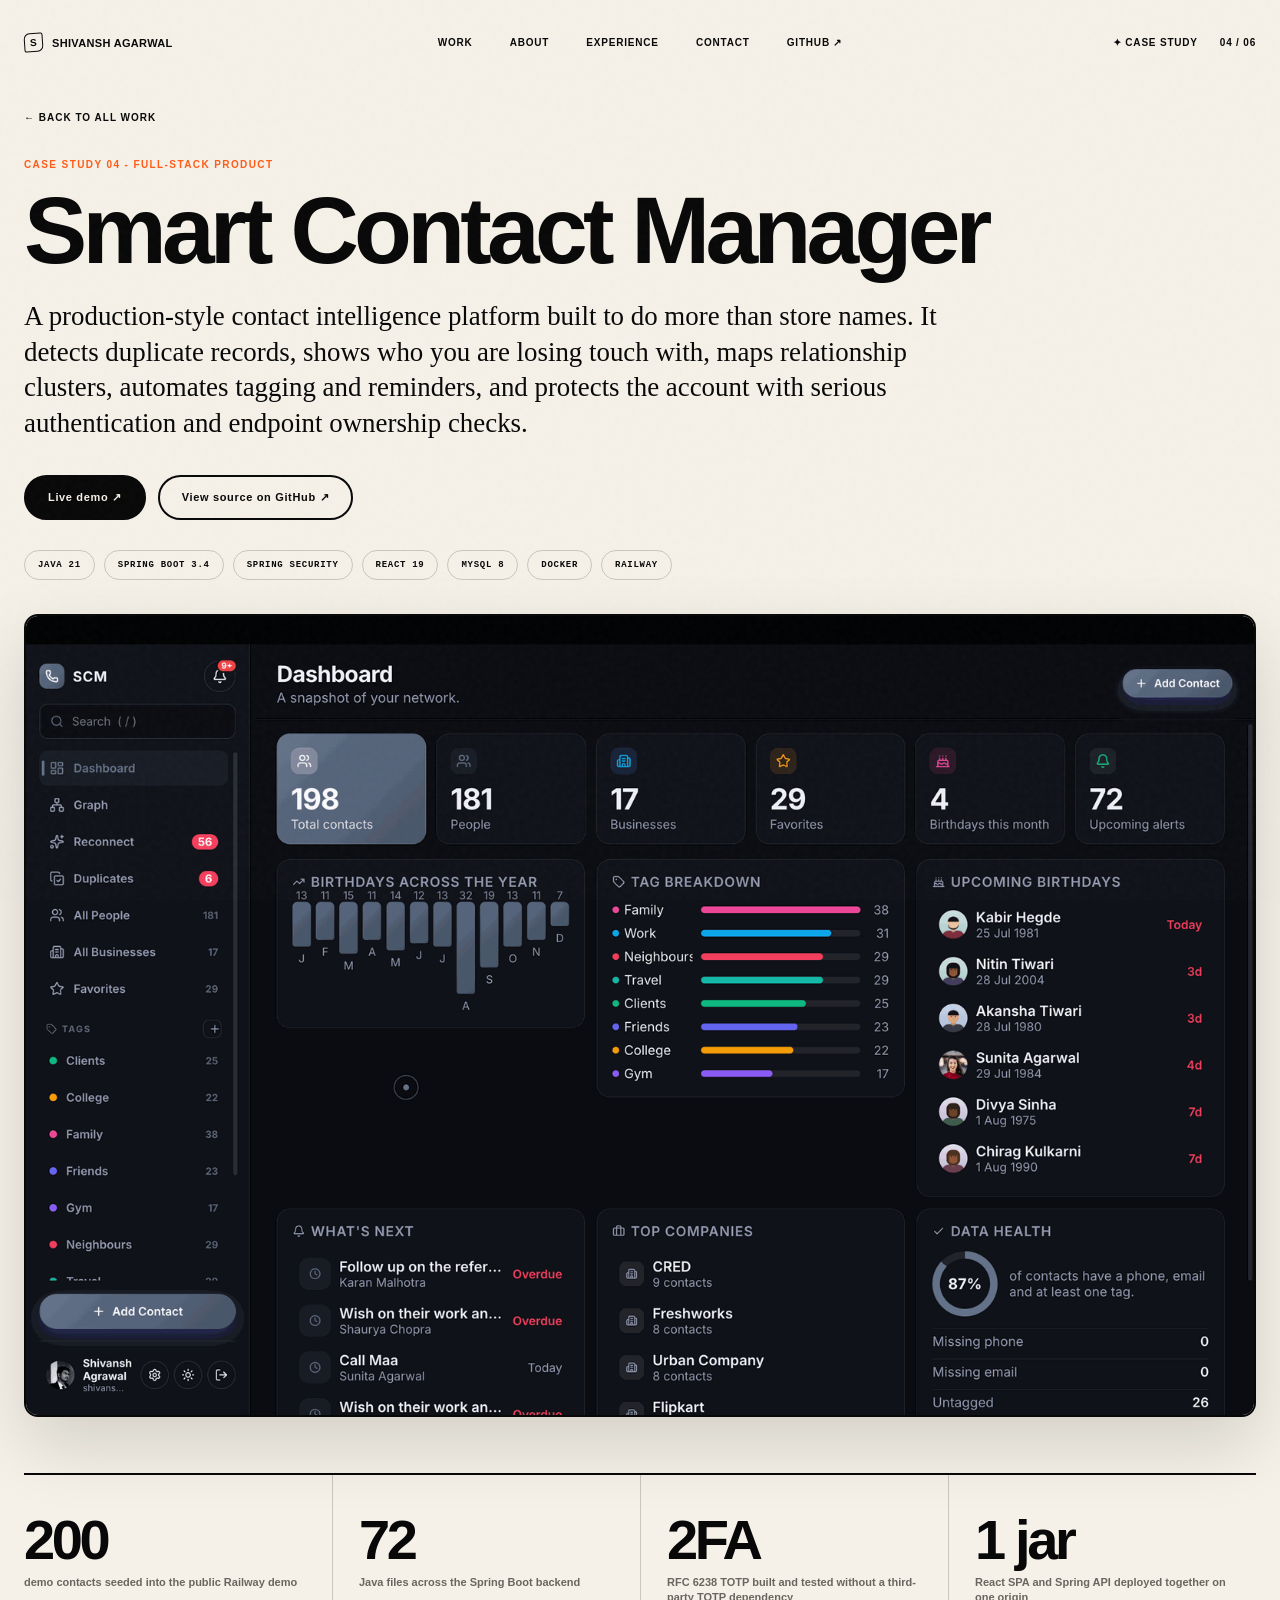
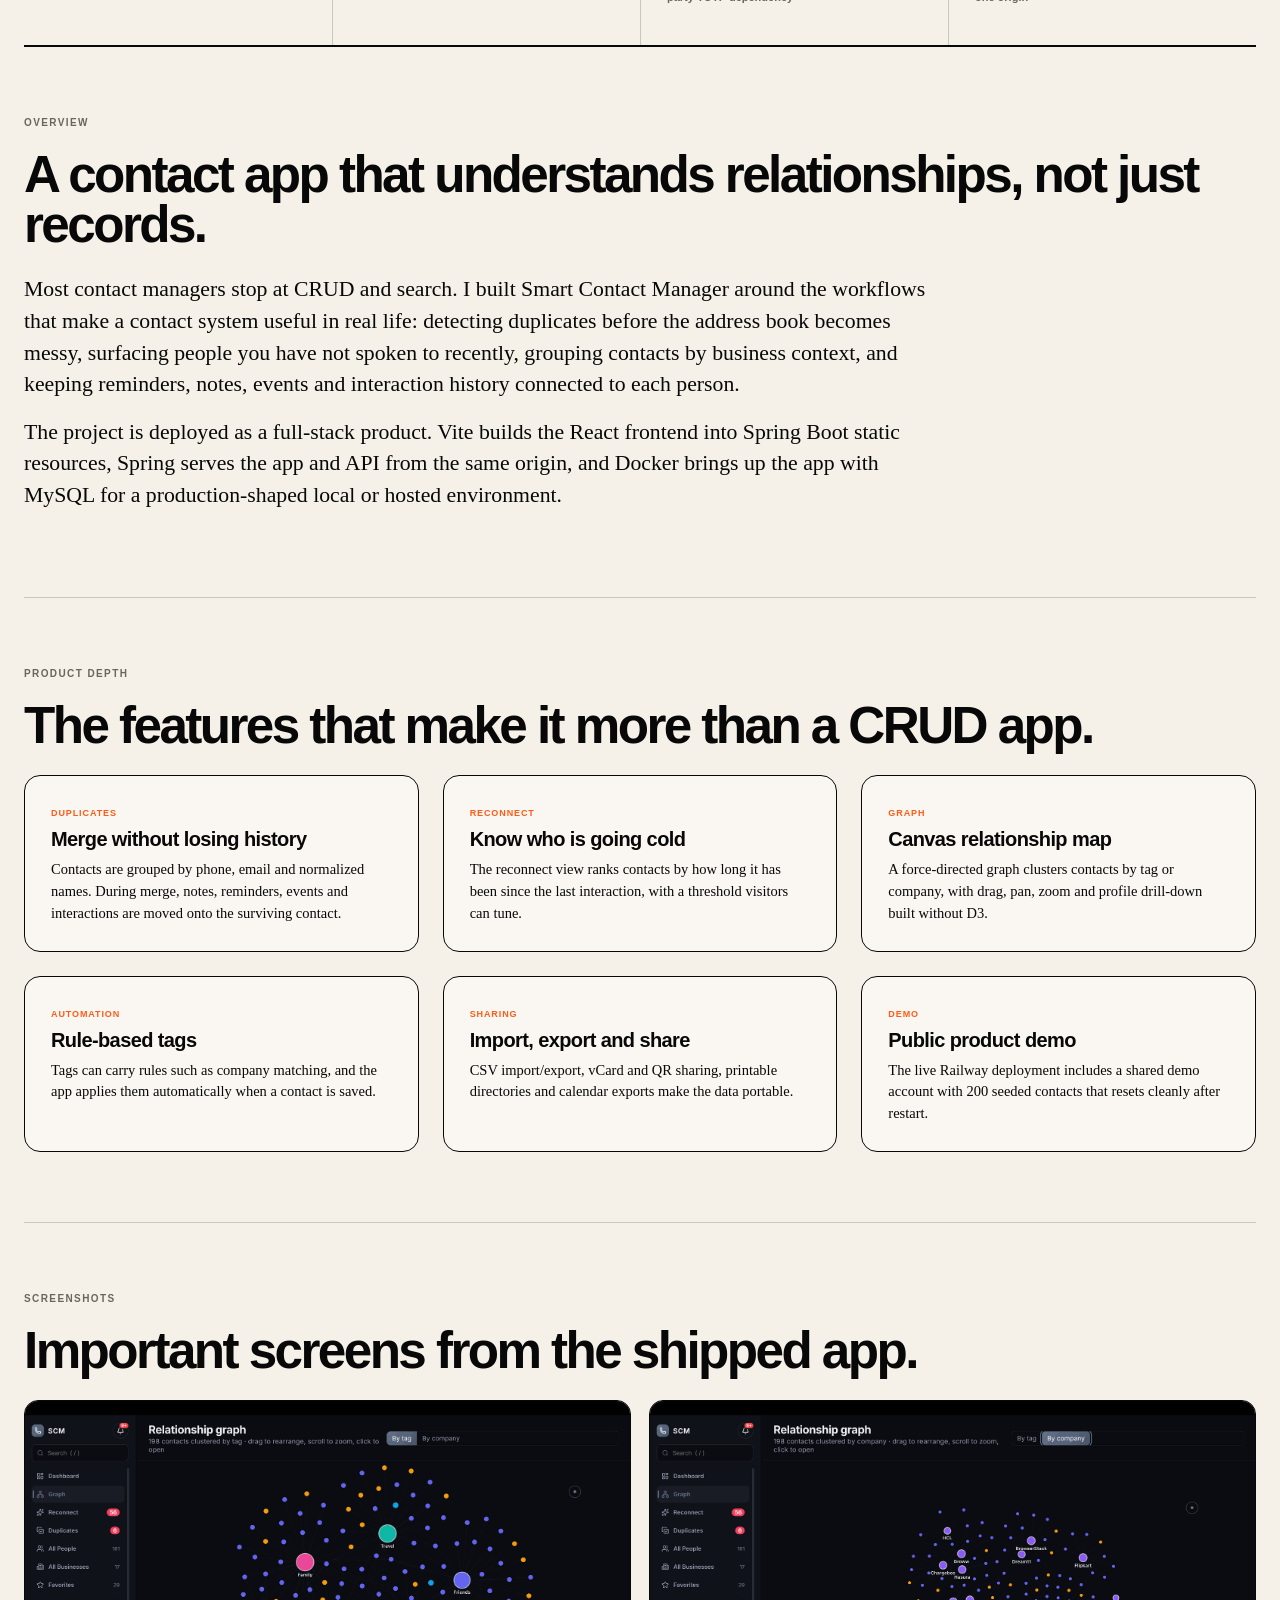
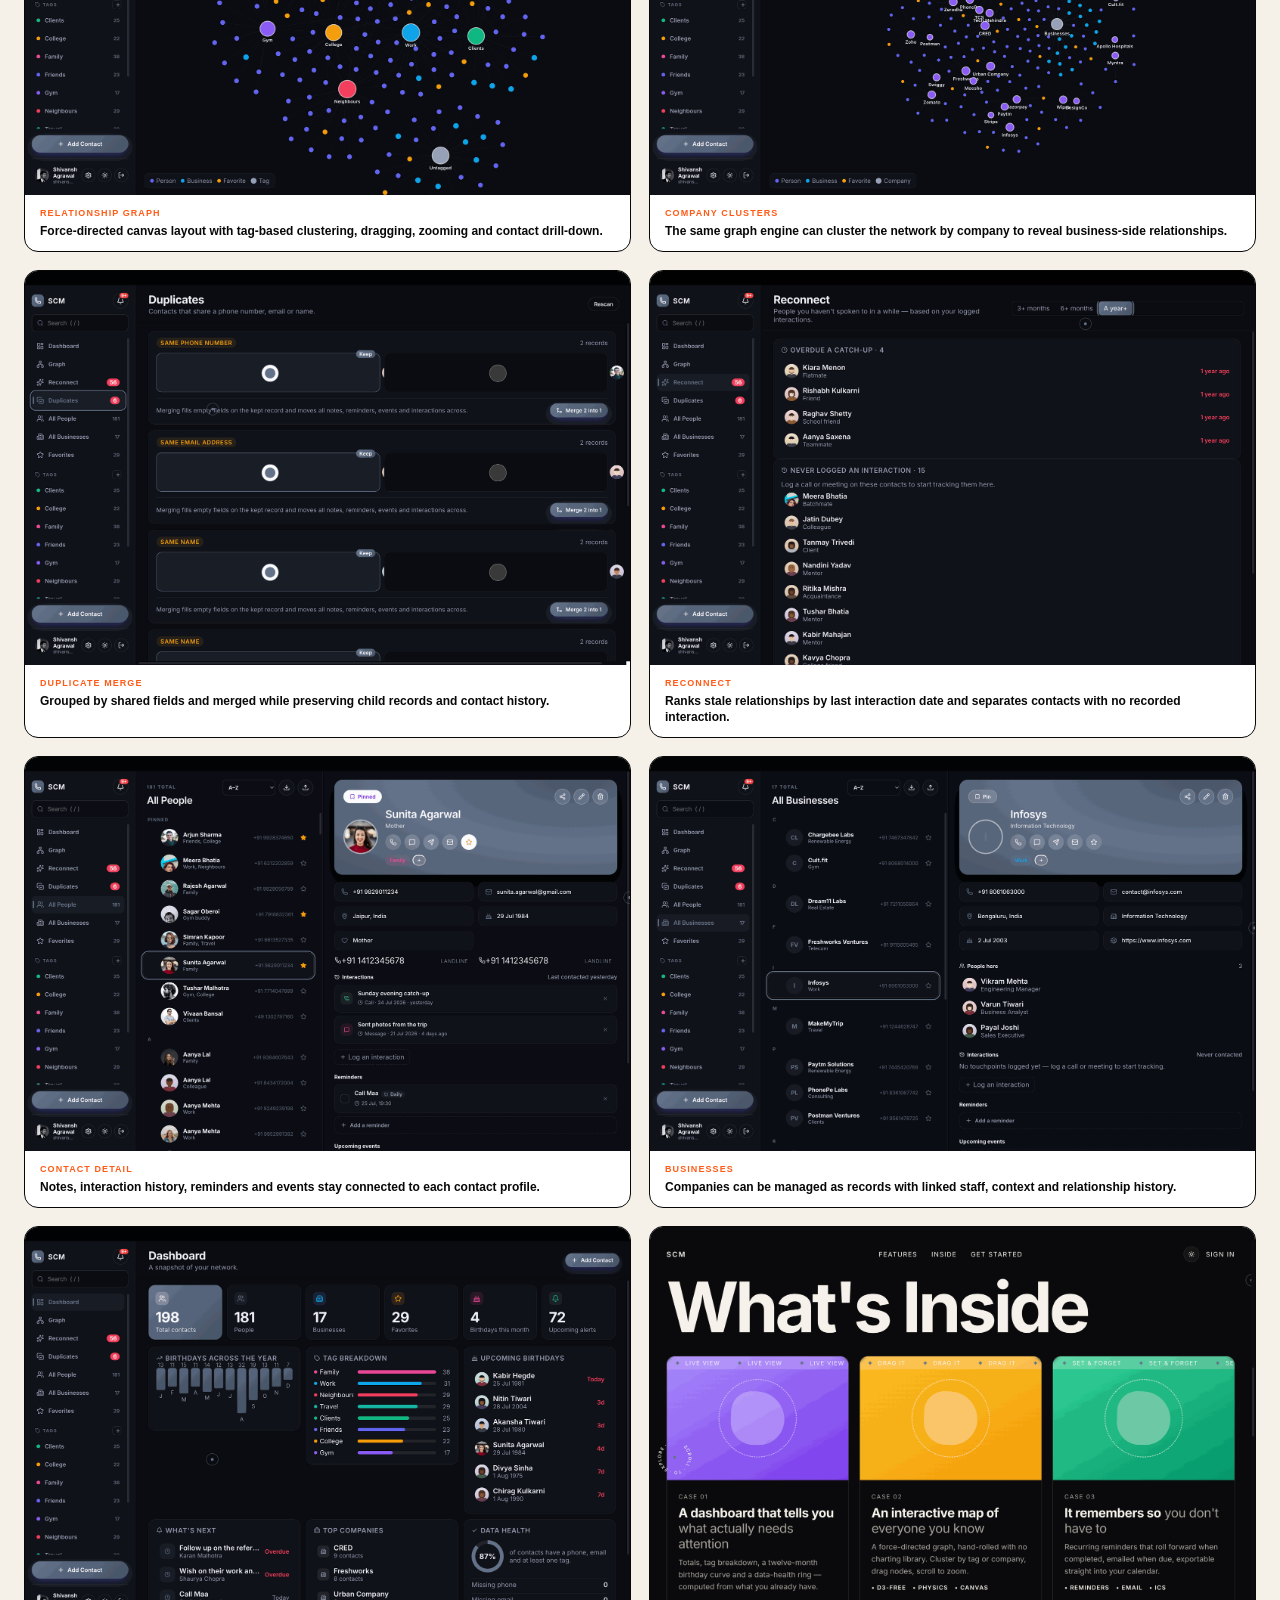
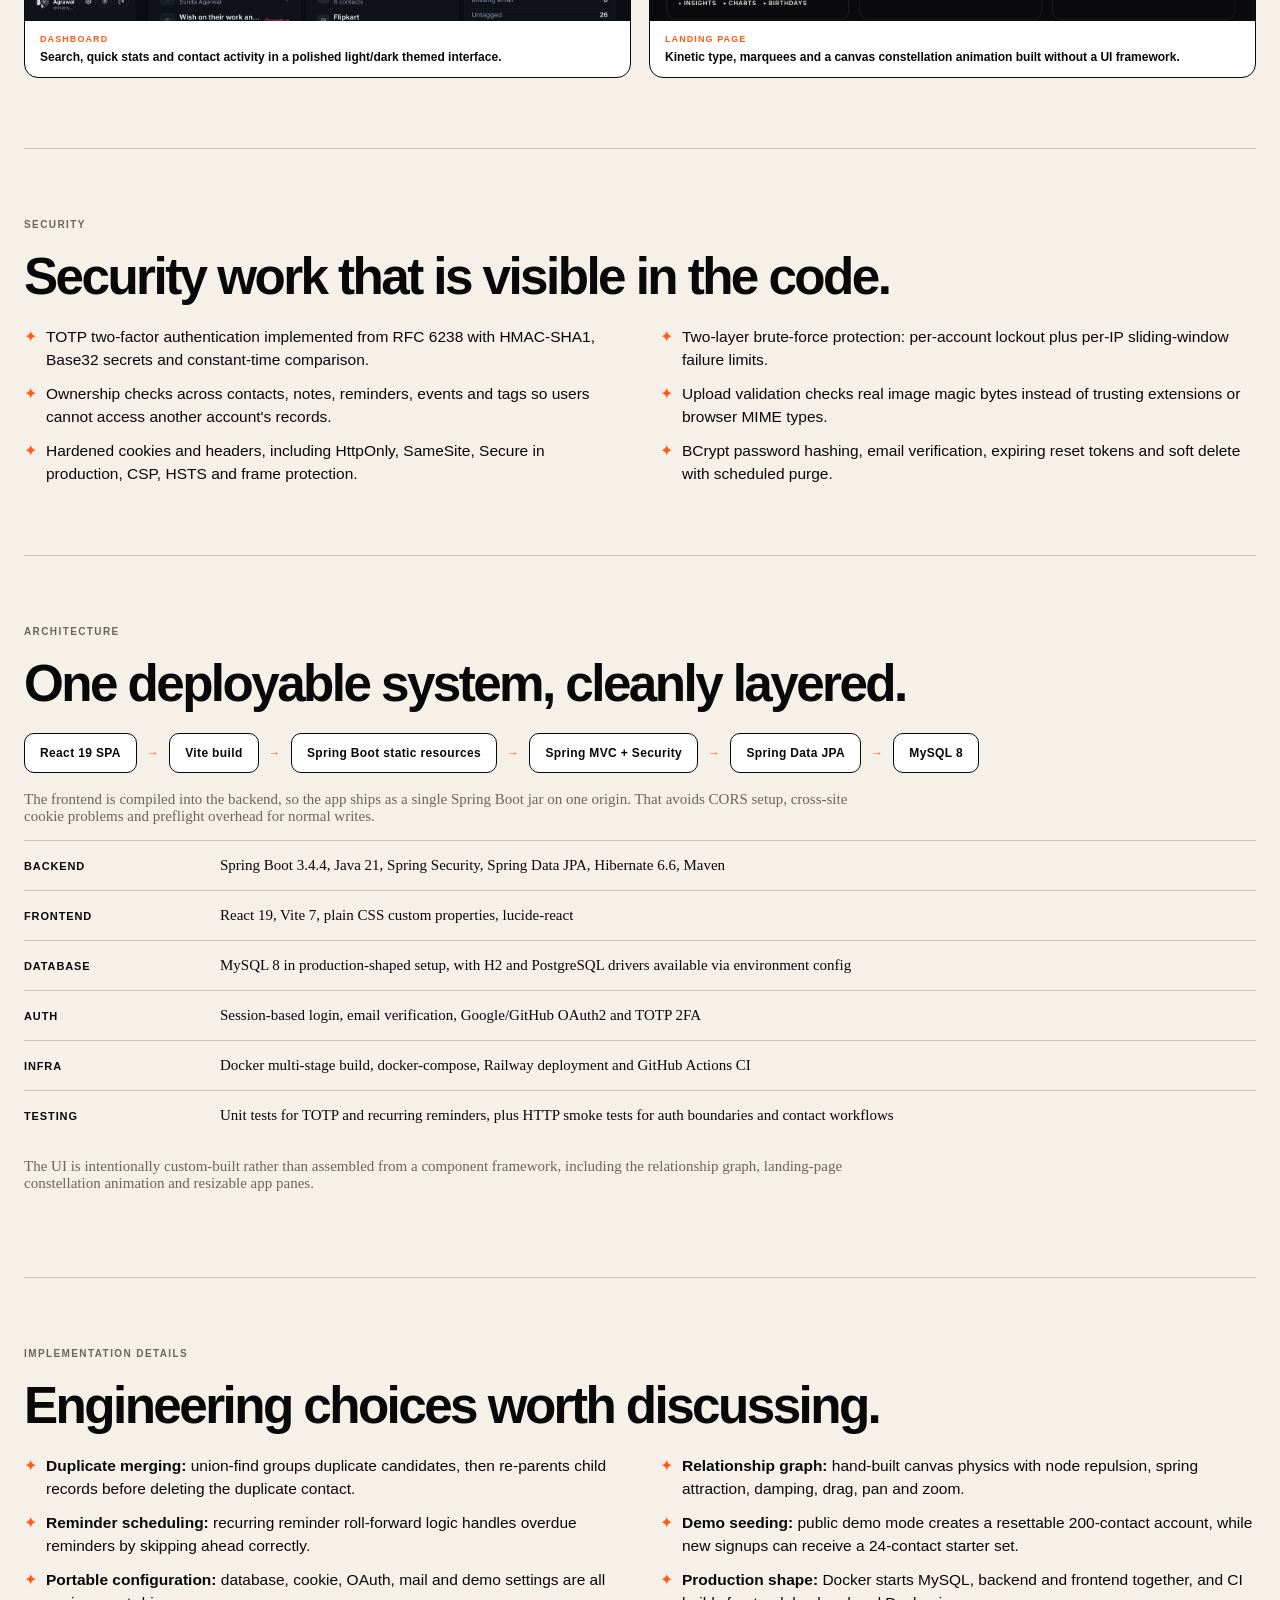
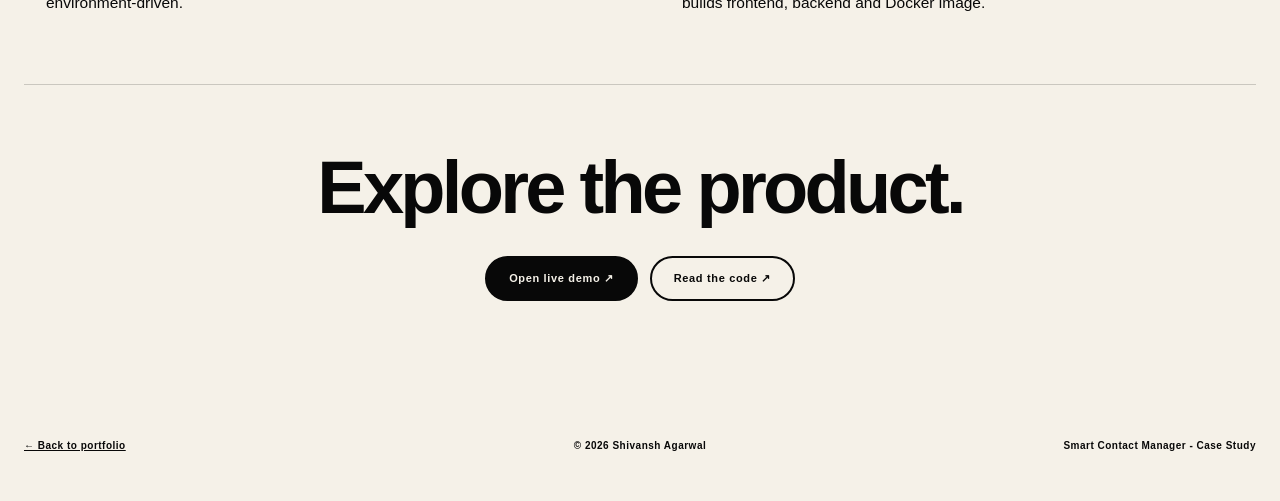
<file: work/smart-contact-manager/index.html>
<!doctype html>
<html lang="en">
<head>
  <meta charset="utf-8" />
  <meta name="viewport" content="width=device-width, initial-scale=1" />
  <meta name="description" content="Case study: Smart Contact Manager by Shivansh Agarwal - a full-stack Spring Boot and React contact platform with duplicate merging, relationship graphs, reconnect workflows, TOTP 2FA, OAuth, Docker deployment and production demo mode." />
  <meta name="author" content="Shivansh Agarwal" />
  <meta name="theme-color" content="#f5f1e8" />
  <title>Smart Contact Manager - Case Study · Shivansh Agarwal</title>
  <link rel="icon" href="../../assets/favicon.svg" type="image/svg+xml" />

  <meta property="og:type" content="article" />
  <meta property="og:title" content="Smart Contact Manager - Case Study · Shivansh Agarwal" />
  <meta property="og:description" content="A production-style full-stack contact platform: Spring Boot 3.4, Java 21, React 19, MySQL, TOTP 2FA, duplicate merging, relationship graphs and Docker deployment." />
  <meta property="og:image" content="../../assets/smart-contact-manager/dashboard.png" />
  <meta name="twitter:card" content="summary_large_image" />
  <meta name="twitter:title" content="Smart Contact Manager - Case Study · Shivansh Agarwal" />
  <meta name="twitter:image" content="../../assets/smart-contact-manager/dashboard.png" />

  <link rel="stylesheet" href="../../styles.css" />
  <style>
    .cs-main{width:var(--shell);margin-inline:auto}
    .cs-back{display:inline-flex;align-items:center;gap:8px;margin:26px 0 0;font-size:10px;font-weight:800;letter-spacing:.1em;text-transform:uppercase;text-decoration:none;text-underline-offset:6px}
    .cs-back:hover{text-decoration:underline}
    .cs-hero{padding:34px 0 56px;border-bottom:2px solid var(--ink)}
    .cs-kicker{font-size:10px;font-weight:800;letter-spacing:.14em;color:var(--orange);margin:0 0 18px}
    .cs-hero h1{font-size:clamp(42px,7.4vw,108px);line-height:.9;letter-spacing:-.05em;margin:0;max-width:1180px}
    .cs-lead{font-family:Georgia,"Times New Roman",serif;font-size:clamp(19px,2.1vw,29px);line-height:1.32;max-width:960px;margin:26px 0 0}
    .cs-cta{display:flex;flex-wrap:wrap;gap:12px;margin-top:34px}
    .cs-btn{display:inline-flex;align-items:center;gap:8px;border-radius:999px;padding:14px 22px;font-size:11px;font-weight:800;letter-spacing:.06em;text-decoration:none;border:2px solid var(--ink);transition:transform .2s ease}
    .cs-btn:hover{transform:translateY(-2px)}
    .cs-btn.solid{background:var(--ink);color:var(--paper)}
    .cs-btn.ghost{background:transparent;color:var(--ink)}
    .cs-tags{display:flex;flex-wrap:wrap;gap:9px;margin-top:30px}
    .cs-tags span{font-size:9px;font-weight:800;letter-spacing:.08em;padding:9px 13px;border-radius:999px;border:1px solid var(--line);font-family:monospace}
    .cs-metrics{display:grid;grid-template-columns:repeat(4,1fr);gap:0;border-bottom:2px solid var(--ink)}
    .cs-metrics div{padding:40px 26px 40px 0}
    .cs-metrics div + div{padding-left:26px;border-left:1px solid var(--line)}
    .cs-metrics strong{display:block;font-size:clamp(32px,4.4vw,56px);letter-spacing:-.06em;line-height:.9}
    .cs-metrics span{display:block;margin-top:10px;font-size:11px;font-weight:700;line-height:1.35;color:var(--muted)}
    .cs-section{padding:70px 0;border-bottom:1px solid var(--line)}
    .cs-eyebrow{font-size:10px;font-weight:800;letter-spacing:.14em;margin:0 0 22px;color:var(--muted)}
    .cs-section h2{font-size:clamp(30px,4vw,52px);letter-spacing:-.05em;line-height:.98;margin:0 0 24px}
    .cs-section p.body{font-family:Georgia,serif;font-size:clamp(17px,1.7vw,22px);line-height:1.45;max-width:930px;margin:0 0 16px}
    .cs-hero-shot{margin:34px 0 0;border:2px solid var(--ink);border-radius:14px;overflow:hidden;background:#fff;box-shadow:0 28px 70px rgba(8,8,8,.14)}
    .cs-hero-shot img{width:100%;height:auto}
    .cs-grid3{display:grid;grid-template-columns:repeat(3,1fr);gap:24px;margin-top:14px}
    .cs-role{border:1.5px solid var(--ink);border-radius:16px;padding:26px;background:rgba(255,255,255,.42)}
    .cs-role h3{font-size:20px;letter-spacing:-.03em;margin:8px 0 8px}
    .cs-role .tag{font-size:9px;font-weight:800;letter-spacing:.1em;color:var(--orange)}
    .cs-role p{margin:0;font-size:14.5px;line-height:1.5;font-family:Georgia,serif}
    .cs-shots{display:grid;grid-template-columns:repeat(2,1fr);gap:18px;margin-top:8px}
    .cs-shots figure{margin:0;border:1.5px solid var(--ink);border-radius:14px;overflow:hidden;background:#fff}
    .cs-shots img{width:100%;height:auto}
    .cs-shots figcaption{padding:12px 15px;font-size:12px;font-weight:700;line-height:1.35}
    .cs-shots figcaption b{display:block;color:var(--orange);font-size:9px;font-weight:800;letter-spacing:.12em;margin-bottom:4px}
    .cs-shots figure.wide{grid-column:1 / -1}
    .cs-flow{display:flex;flex-wrap:wrap;align-items:center;gap:10px;margin-top:8px;font-size:12px;font-weight:800;letter-spacing:.03em}
    .cs-flow span{border:1.5px solid var(--ink);border-radius:10px;padding:12px 15px;background:#fff}
    .cs-flow i{color:var(--orange);font-style:normal;font-weight:900}
    .cs-note{font-family:Georgia,serif;font-size:15px;color:var(--muted);margin-top:18px;max-width:860px}
    .cs-stack .row{display:grid;grid-template-columns:180px 1fr;gap:16px;padding:14px 0;border-top:1px solid var(--line);align-items:baseline}
    .cs-stack .row b{font-size:11px;font-weight:800;letter-spacing:.08em;text-transform:uppercase}
    .cs-stack .row p{margin:0;font-size:15px;line-height:1.4;font-family:Georgia,serif}
    .cs-list{list-style:none;margin:0;padding:0;display:grid;grid-template-columns:repeat(2,1fr);gap:12px 40px}
    .cs-list li{position:relative;padding-left:22px;font-size:15.5px;line-height:1.45}
    .cs-list li::before{content:"✦";position:absolute;left:0;color:var(--orange)}
    .cs-foot{padding:70px 0 90px;text-align:center}
    .cs-foot h2{font-size:clamp(34px,6vw,74px);letter-spacing:-.05em;line-height:.9;margin:0 0 30px}
    .cs-foot .cs-cta{justify-content:center}
    @media(max-width:900px){
      .cs-metrics{grid-template-columns:repeat(2,1fr)}
      .cs-metrics div,.cs-metrics div + div{border-left:0;padding:28px 18px}
      .cs-grid3,.cs-shots{grid-template-columns:1fr}
      .cs-stack .row{grid-template-columns:1fr;gap:4px}
      .cs-list{grid-template-columns:1fr}
      .cs-shots figure.wide{grid-column:auto}
    }
  </style>
</head>
<body>
  <div class="grain" aria-hidden="true"></div>

  <header class="topbar" id="top">
    <a class="identity" href="../../index.html" aria-label="Shivansh Agarwal home">
      <span class="identity-mark" aria-hidden="true">S</span>
      <span>SHIVANSH AGARWAL</span>
    </a>
    <nav class="desktop-nav" aria-label="Main navigation">
      <a href="../../index.html#work">WORK</a>
      <a href="../../index.html#about">ABOUT</a>
      <a href="../../index.html#experience">EXPERIENCE</a>
      <a href="../../index.html#contact">CONTACT</a>
      <a href="https://github.com/shivanshagarwal10/smart-contact-manager" target="_blank" rel="noreferrer">GITHUB ↗</a>
    </nav>
    <div class="top-location"><span>✦ CASE STUDY</span><span>04 / 06</span></div>
  </header>

  <main class="cs-main">
    <a class="cs-back" href="../../index.html#work">← Back to all work</a>

    <section class="cs-hero">
      <p class="cs-kicker">CASE STUDY 04 - FULL-STACK PRODUCT</p>
      <h1>Smart Contact Manager</h1>
      <p class="cs-lead">A production-style contact intelligence platform built to do more than store names. It detects duplicate records, shows who you are losing touch with, maps relationship clusters, automates tagging and reminders, and protects the account with serious authentication and endpoint ownership checks.</p>
      <div class="cs-cta">
        <a class="cs-btn solid" href="https://smart-contact-manager-production-9f25.up.railway.app" target="_blank" rel="noreferrer">Live demo ↗</a>
        <a class="cs-btn ghost" href="https://github.com/shivanshagarwal10/smart-contact-manager" target="_blank" rel="noreferrer">View source on GitHub ↗</a>
      </div>
      <div class="cs-tags">
        <span>JAVA 21</span><span>SPRING BOOT 3.4</span><span>SPRING SECURITY</span><span>REACT 19</span><span>MYSQL 8</span><span>DOCKER</span><span>RAILWAY</span>
      </div>
      <figure class="cs-hero-shot">
        <img src="../../assets/smart-contact-manager/dashboard.png" alt="Smart Contact Manager dashboard with contacts, stats and activity views" />
      </figure>
    </section>

    <section class="cs-metrics" aria-label="Key facts">
      <div><strong>200</strong><span>demo contacts seeded into the public Railway demo</span></div>
      <div><strong>72</strong><span>Java files across the Spring Boot backend</span></div>
      <div><strong>2FA</strong><span>RFC 6238 TOTP built and tested without a third-party TOTP dependency</span></div>
      <div><strong>1 jar</strong><span>React SPA and Spring API deployed together on one origin</span></div>
    </section>

    <section class="cs-section">
      <p class="cs-eyebrow">OVERVIEW</p>
      <h2>A contact app that understands relationships, not just records.</h2>
      <p class="body">Most contact managers stop at CRUD and search. I built Smart Contact Manager around the workflows that make a contact system useful in real life: detecting duplicates before the address book becomes messy, surfacing people you have not spoken to recently, grouping contacts by business context, and keeping reminders, notes, events and interaction history connected to each person.</p>
      <p class="body">The project is deployed as a full-stack product. Vite builds the React frontend into Spring Boot static resources, Spring serves the app and API from the same origin, and Docker brings up the app with MySQL for a production-shaped local or hosted environment.</p>
    </section>

    <section class="cs-section">
      <p class="cs-eyebrow">PRODUCT DEPTH</p>
      <h2>The features that make it more than a CRUD app.</h2>
      <div class="cs-grid3">
        <div class="cs-role">
          <span class="tag">DUPLICATES</span>
          <h3>Merge without losing history</h3>
          <p>Contacts are grouped by phone, email and normalized names. During merge, notes, reminders, events and interactions are moved onto the surviving contact.</p>
        </div>
        <div class="cs-role">
          <span class="tag">RECONNECT</span>
          <h3>Know who is going cold</h3>
          <p>The reconnect view ranks contacts by how long it has been since the last interaction, with a threshold visitors can tune.</p>
        </div>
        <div class="cs-role">
          <span class="tag">GRAPH</span>
          <h3>Canvas relationship map</h3>
          <p>A force-directed graph clusters contacts by tag or company, with drag, pan, zoom and profile drill-down built without D3.</p>
        </div>
        <div class="cs-role">
          <span class="tag">AUTOMATION</span>
          <h3>Rule-based tags</h3>
          <p>Tags can carry rules such as company matching, and the app applies them automatically when a contact is saved.</p>
        </div>
        <div class="cs-role">
          <span class="tag">SHARING</span>
          <h3>Import, export and share</h3>
          <p>CSV import/export, vCard and QR sharing, printable directories and calendar exports make the data portable.</p>
        </div>
        <div class="cs-role">
          <span class="tag">DEMO</span>
          <h3>Public product demo</h3>
          <p>The live Railway deployment includes a shared demo account with 200 seeded contacts that resets cleanly after restart.</p>
        </div>
      </div>
    </section>

    <section class="cs-section">
      <p class="cs-eyebrow">SCREENSHOTS</p>
      <h2>Important screens from the shipped app.</h2>
      <div class="cs-shots">
        <figure>
          <img src="../../assets/smart-contact-manager/graph-tag.png" alt="Relationship graph clustered by tag" />
          <figcaption><b>RELATIONSHIP GRAPH</b>Force-directed canvas layout with tag-based clustering, dragging, zooming and contact drill-down.</figcaption>
        </figure>
        <figure>
          <img src="../../assets/smart-contact-manager/graph-company.png" alt="Relationship graph clustered by company" />
          <figcaption><b>COMPANY CLUSTERS</b>The same graph engine can cluster the network by company to reveal business-side relationships.</figcaption>
        </figure>
        <figure>
          <img src="../../assets/smart-contact-manager/duplicates.png" alt="Duplicate detection and merge workflow" />
          <figcaption><b>DUPLICATE MERGE</b>Grouped by shared fields and merged while preserving child records and contact history.</figcaption>
        </figure>
        <figure>
          <img src="../../assets/smart-contact-manager/reconnect.png" alt="Reconnect list ranked by stale interactions" />
          <figcaption><b>RECONNECT</b>Ranks stale relationships by last interaction date and separates contacts with no recorded interaction.</figcaption>
        </figure>
        <figure>
          <img src="../../assets/smart-contact-manager/contact-detail.png" alt="Contact detail with interactions and reminders" />
          <figcaption><b>CONTACT DETAIL</b>Notes, interaction history, reminders and events stay connected to each contact profile.</figcaption>
        </figure>
        <figure>
          <img src="../../assets/smart-contact-manager/business-detail.png" alt="Business detail with linked staff" />
          <figcaption><b>BUSINESSES</b>Companies can be managed as records with linked staff, context and relationship history.</figcaption>
        </figure>
        <figure>
          <img src="../../assets/smart-contact-manager/dashboard.png" alt="Smart Contact Manager dashboard" />
          <figcaption><b>DASHBOARD</b>Search, quick stats and contact activity in a polished light/dark themed interface.</figcaption>
        </figure>
        <figure>
          <img src="../../assets/smart-contact-manager/landing.png" alt="Smart Contact Manager landing page" />
          <figcaption><b>LANDING PAGE</b>Kinetic type, marquees and a canvas constellation animation built without a UI framework.</figcaption>
        </figure>
      </div>
    </section>

    <section class="cs-section">
      <p class="cs-eyebrow">SECURITY</p>
      <h2>Security work that is visible in the code.</h2>
      <ul class="cs-list">
        <li>TOTP two-factor authentication implemented from RFC 6238 with HMAC-SHA1, Base32 secrets and constant-time comparison.</li>
        <li>Two-layer brute-force protection: per-account lockout plus per-IP sliding-window failure limits.</li>
        <li>Ownership checks across contacts, notes, reminders, events and tags so users cannot access another account's records.</li>
        <li>Upload validation checks real image magic bytes instead of trusting extensions or browser MIME types.</li>
        <li>Hardened cookies and headers, including HttpOnly, SameSite, Secure in production, CSP, HSTS and frame protection.</li>
        <li>BCrypt password hashing, email verification, expiring reset tokens and soft delete with scheduled purge.</li>
      </ul>
    </section>

    <section class="cs-section">
      <p class="cs-eyebrow">ARCHITECTURE</p>
      <h2>One deployable system, cleanly layered.</h2>
      <div class="cs-flow" aria-label="Architecture flow">
        <span>React 19 SPA</span><i>→</i>
        <span>Vite build</span><i>→</i>
        <span>Spring Boot static resources</span><i>→</i>
        <span>Spring MVC + Security</span><i>→</i>
        <span>Spring Data JPA</span><i>→</i>
        <span>MySQL 8</span>
      </div>
      <p class="cs-note">The frontend is compiled into the backend, so the app ships as a single Spring Boot jar on one origin. That avoids CORS setup, cross-site cookie problems and preflight overhead for normal writes.</p>
      <div class="cs-stack">
        <div class="row"><b>Backend</b><p>Spring Boot 3.4.4, Java 21, Spring Security, Spring Data JPA, Hibernate 6.6, Maven</p></div>
        <div class="row"><b>Frontend</b><p>React 19, Vite 7, plain CSS custom properties, lucide-react</p></div>
        <div class="row"><b>Database</b><p>MySQL 8 in production-shaped setup, with H2 and PostgreSQL drivers available via environment config</p></div>
        <div class="row"><b>Auth</b><p>Session-based login, email verification, Google/GitHub OAuth2 and TOTP 2FA</p></div>
        <div class="row"><b>Infra</b><p>Docker multi-stage build, docker-compose, Railway deployment and GitHub Actions CI</p></div>
        <div class="row"><b>Testing</b><p>Unit tests for TOTP and recurring reminders, plus HTTP smoke tests for auth boundaries and contact workflows</p></div>
      </div>
      <p class="cs-note">The UI is intentionally custom-built rather than assembled from a component framework, including the relationship graph, landing-page constellation animation and resizable app panes.</p>
    </section>

    <section class="cs-section">
      <p class="cs-eyebrow">IMPLEMENTATION DETAILS</p>
      <h2>Engineering choices worth discussing.</h2>
      <ul class="cs-list">
        <li><strong>Duplicate merging:</strong> union-find groups duplicate candidates, then re-parents child records before deleting the duplicate contact.</li>
        <li><strong>Relationship graph:</strong> hand-built canvas physics with node repulsion, spring attraction, damping, drag, pan and zoom.</li>
        <li><strong>Reminder scheduling:</strong> recurring reminder roll-forward logic handles overdue reminders by skipping ahead correctly.</li>
        <li><strong>Demo seeding:</strong> public demo mode creates a resettable 200-contact account, while new signups can receive a 24-contact starter set.</li>
        <li><strong>Portable configuration:</strong> database, cookie, OAuth, mail and demo settings are all environment-driven.</li>
        <li><strong>Production shape:</strong> Docker starts MySQL, backend and frontend together, and CI builds frontend, backend and Docker image.</li>
      </ul>
    </section>

    <section class="cs-foot">
      <h2>Explore the product.</h2>
      <div class="cs-cta">
        <a class="cs-btn solid" href="https://smart-contact-manager-production-9f25.up.railway.app" target="_blank" rel="noreferrer">Open live demo ↗</a>
        <a class="cs-btn ghost" href="https://github.com/shivanshagarwal10/smart-contact-manager" target="_blank" rel="noreferrer">Read the code ↗</a>
      </div>
    </section>
  </main>

  <footer class="footer section-shell">
    <a href="../../index.html">← Back to portfolio</a>
    <p>© <span data-year></span> Shivansh Agarwal</p>
    <p>Smart Contact Manager - Case Study</p>
  </footer>

  <script>document.querySelectorAll('[data-year]').forEach(n => n.textContent = new Date().getFullYear());</script>
</body>
</html>
</file>
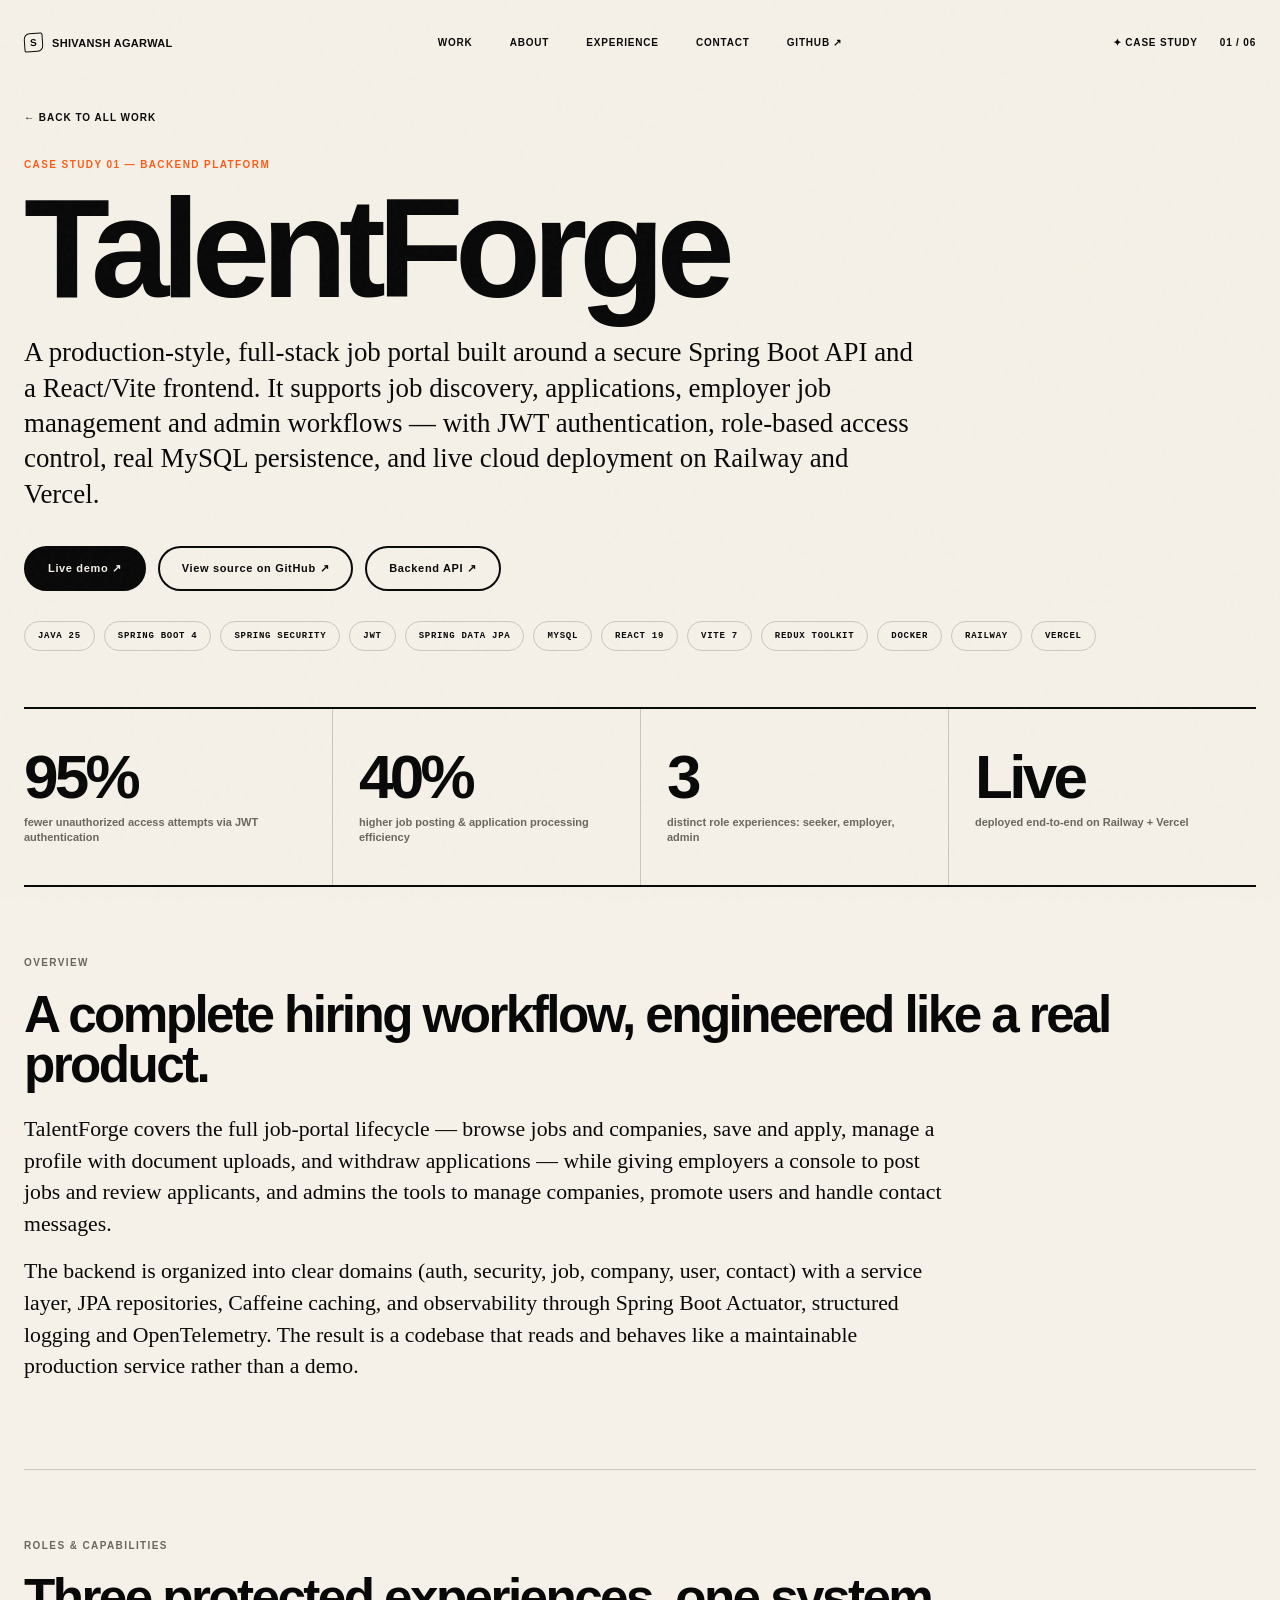
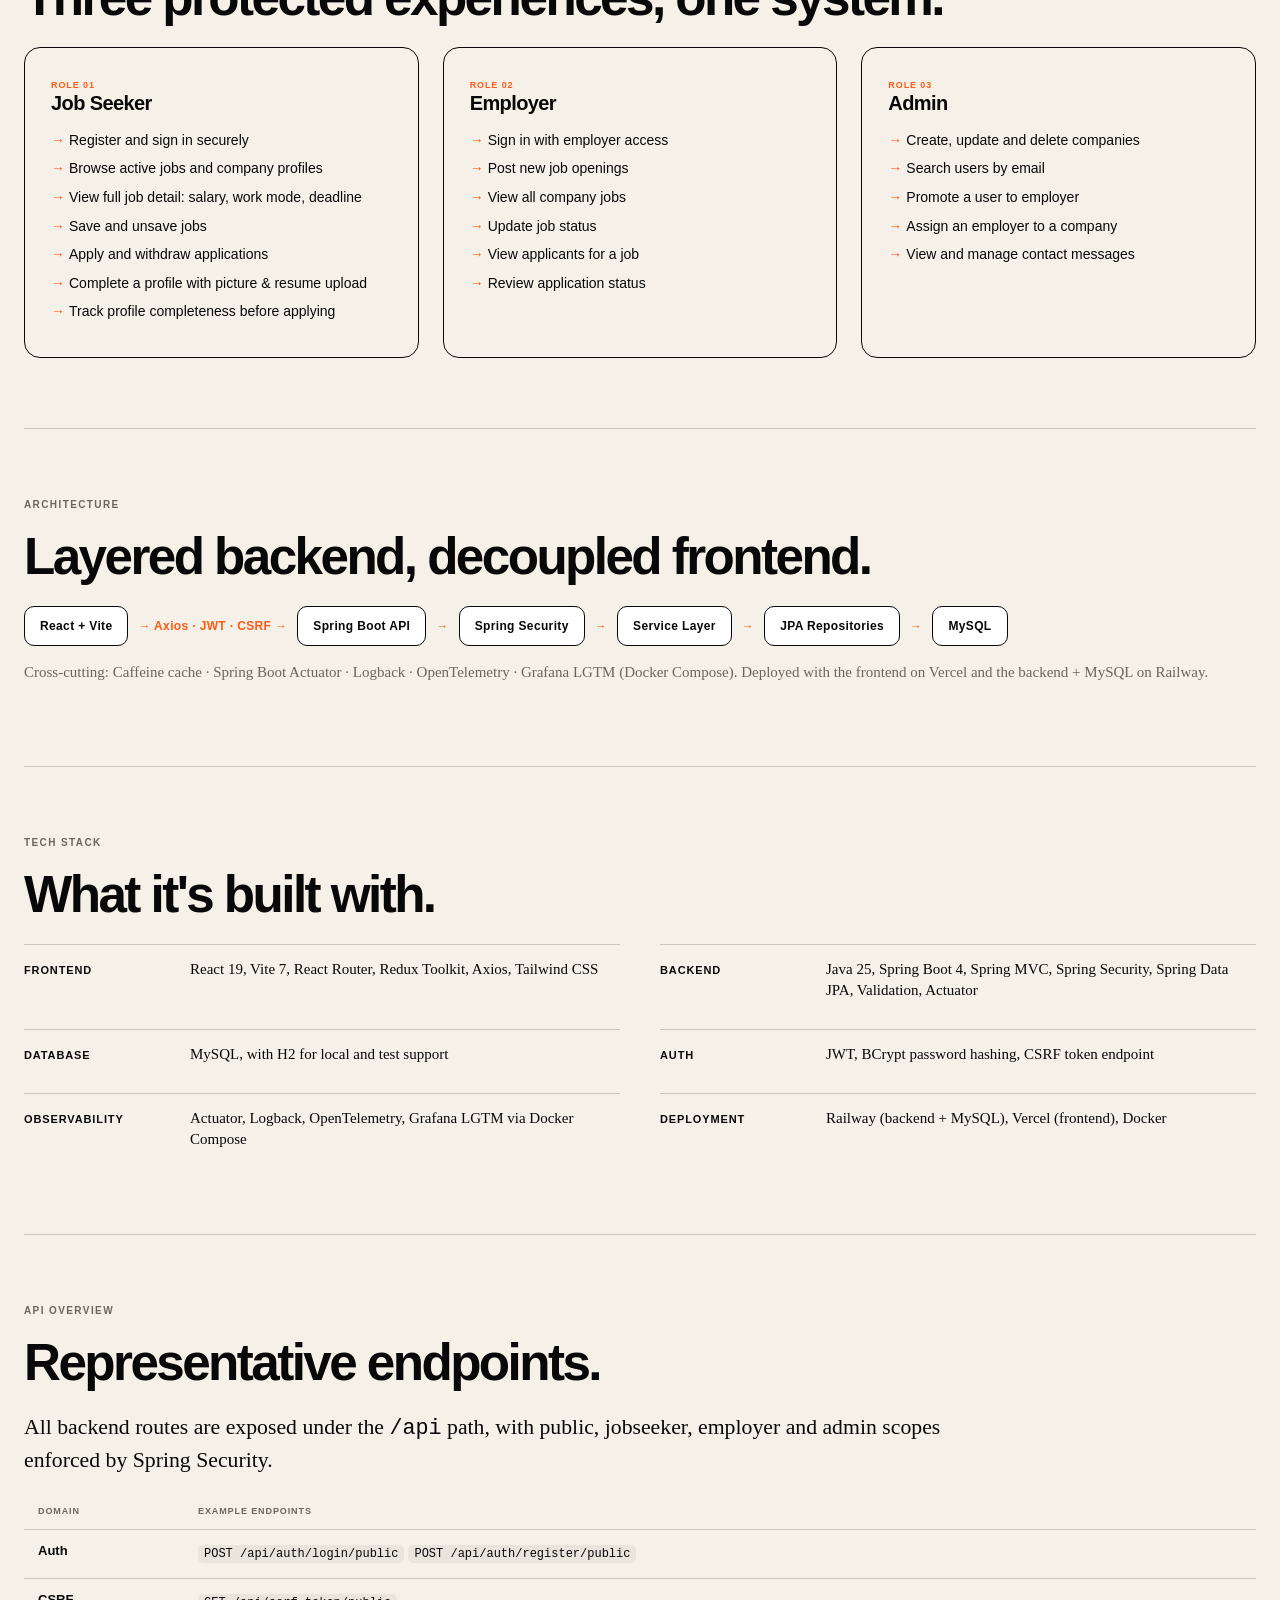
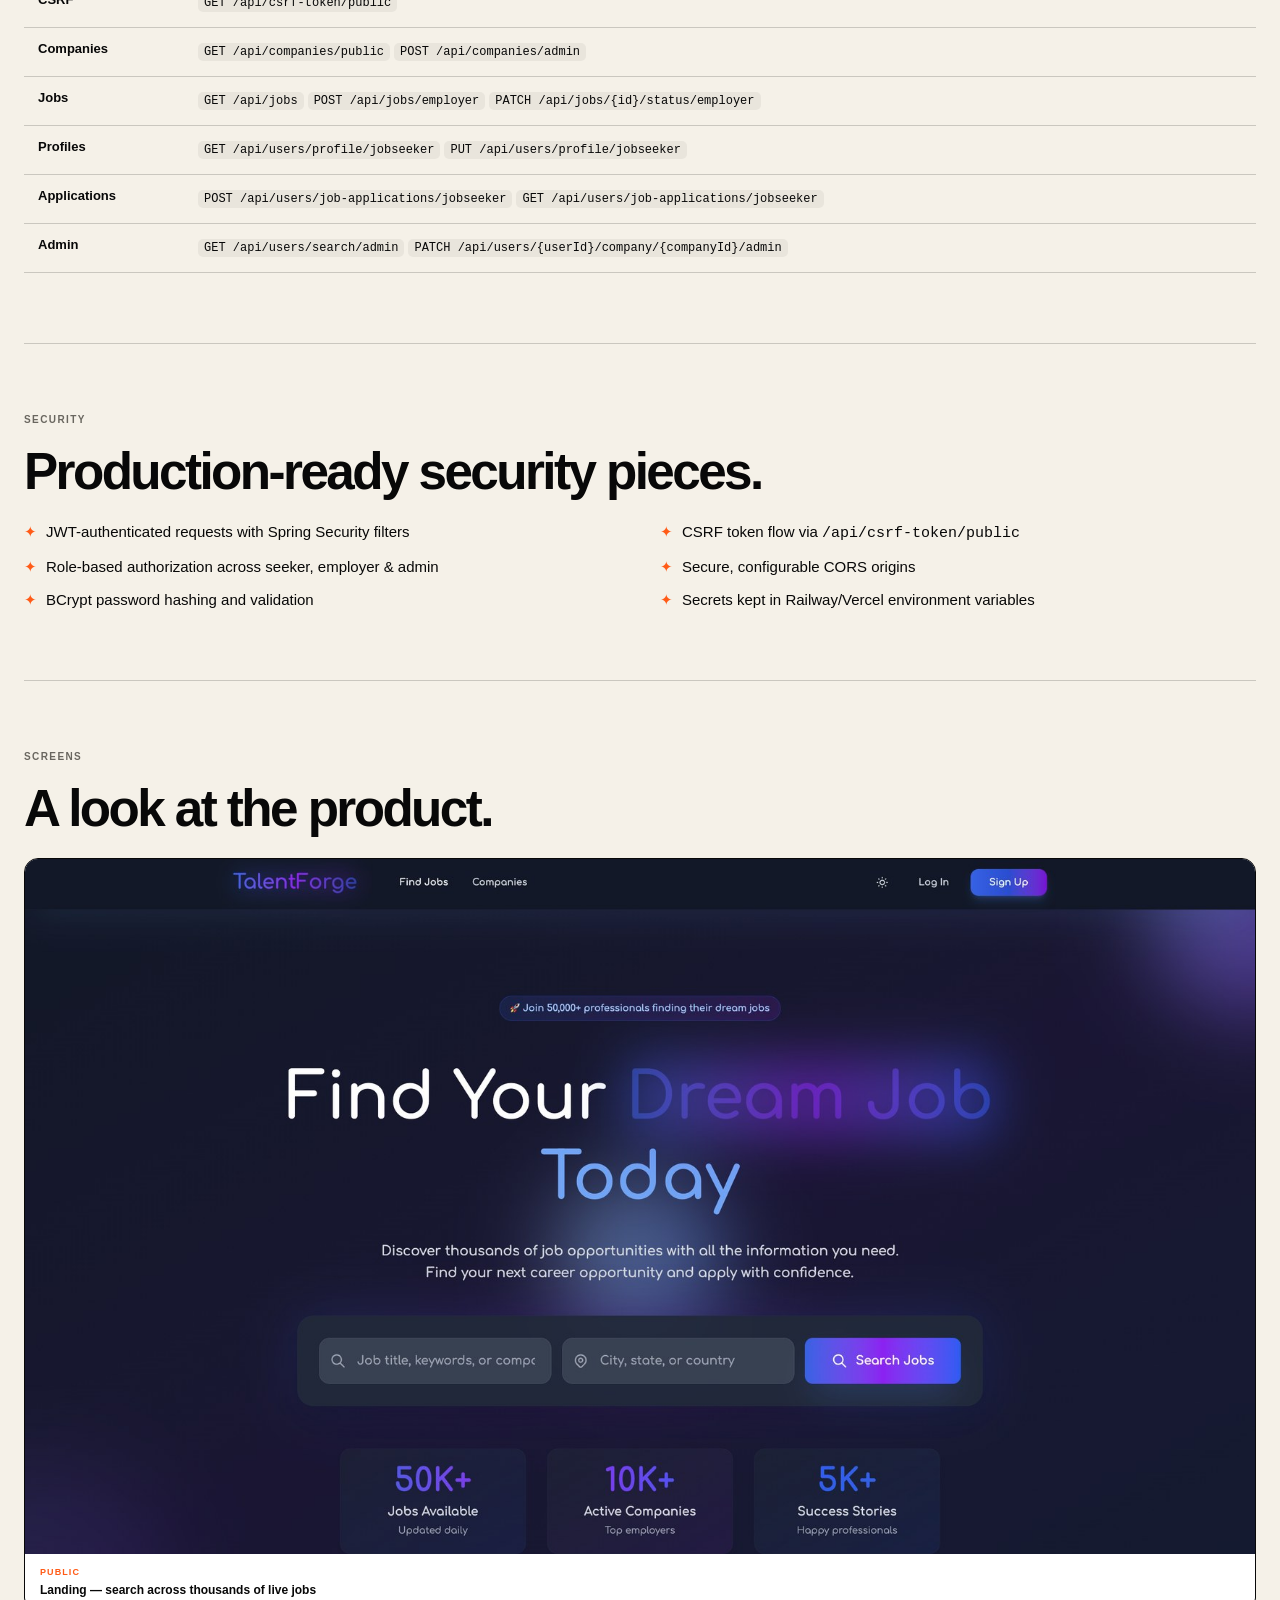
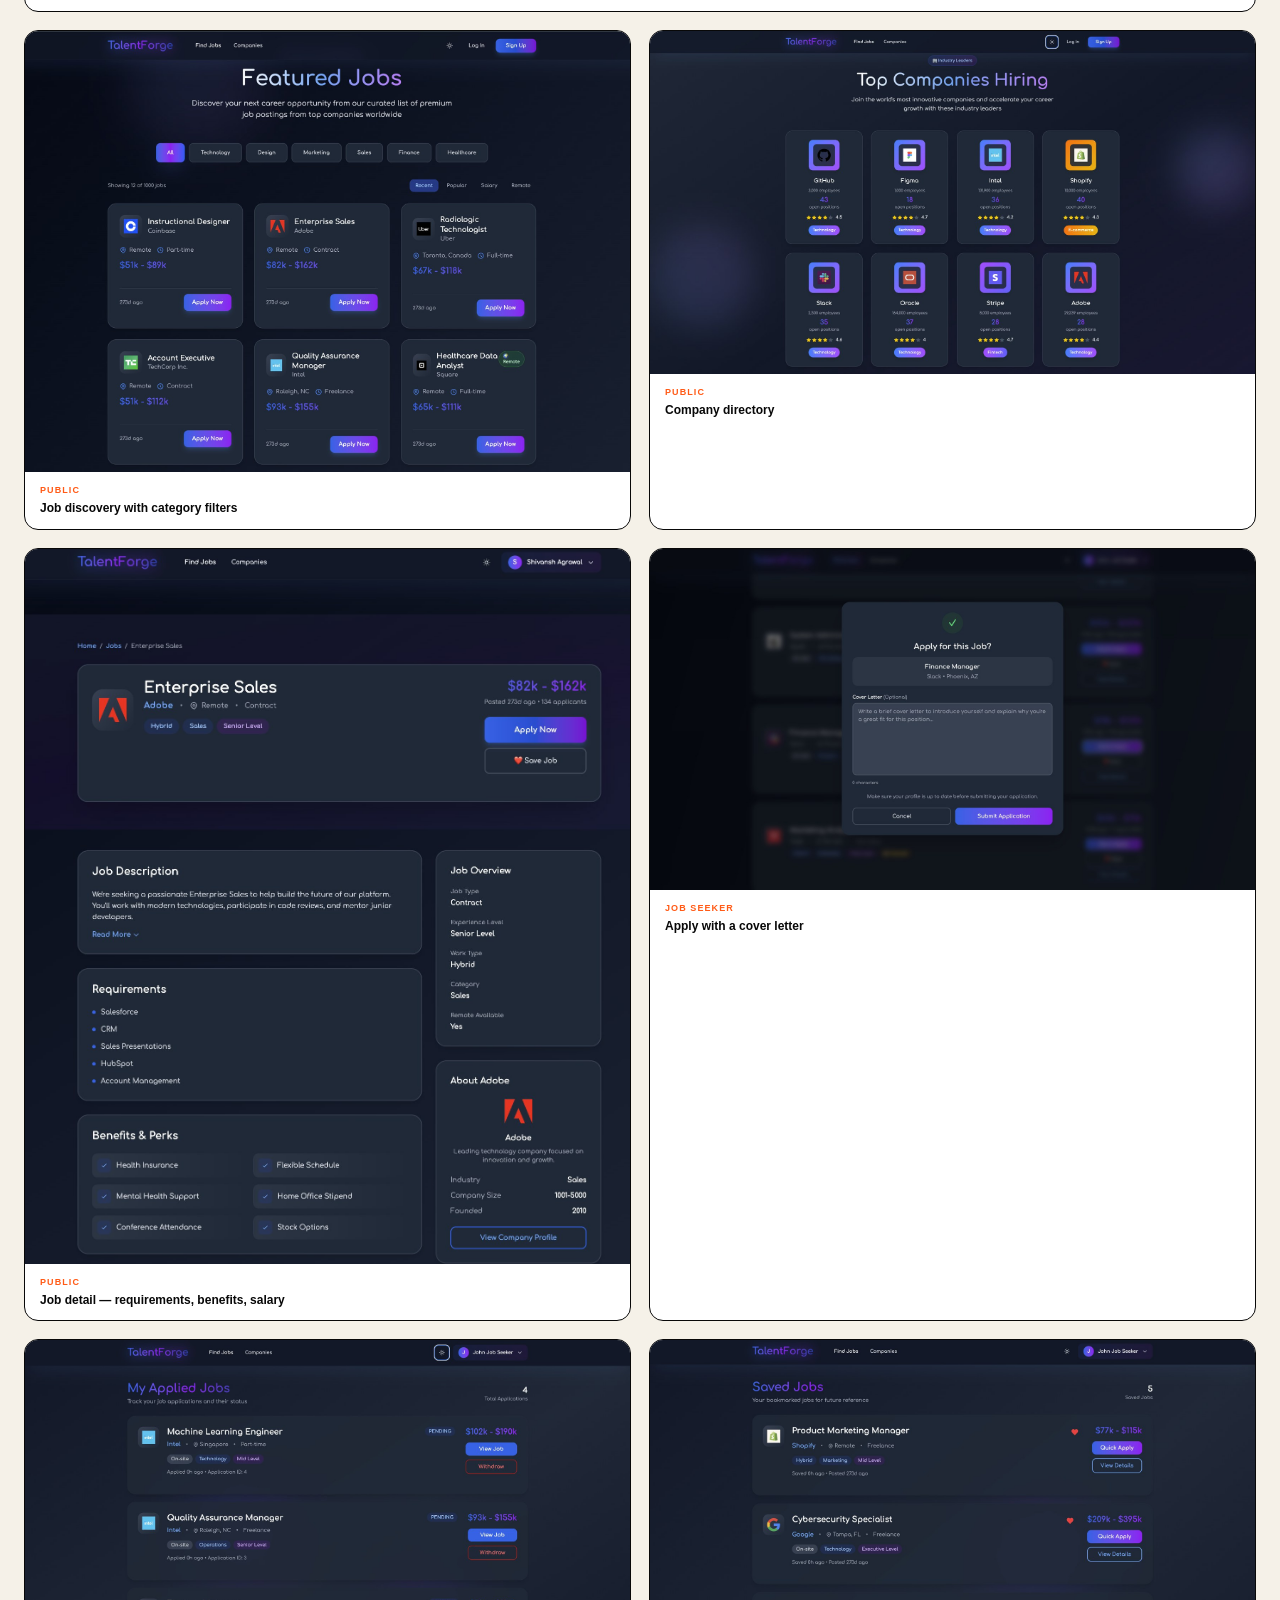
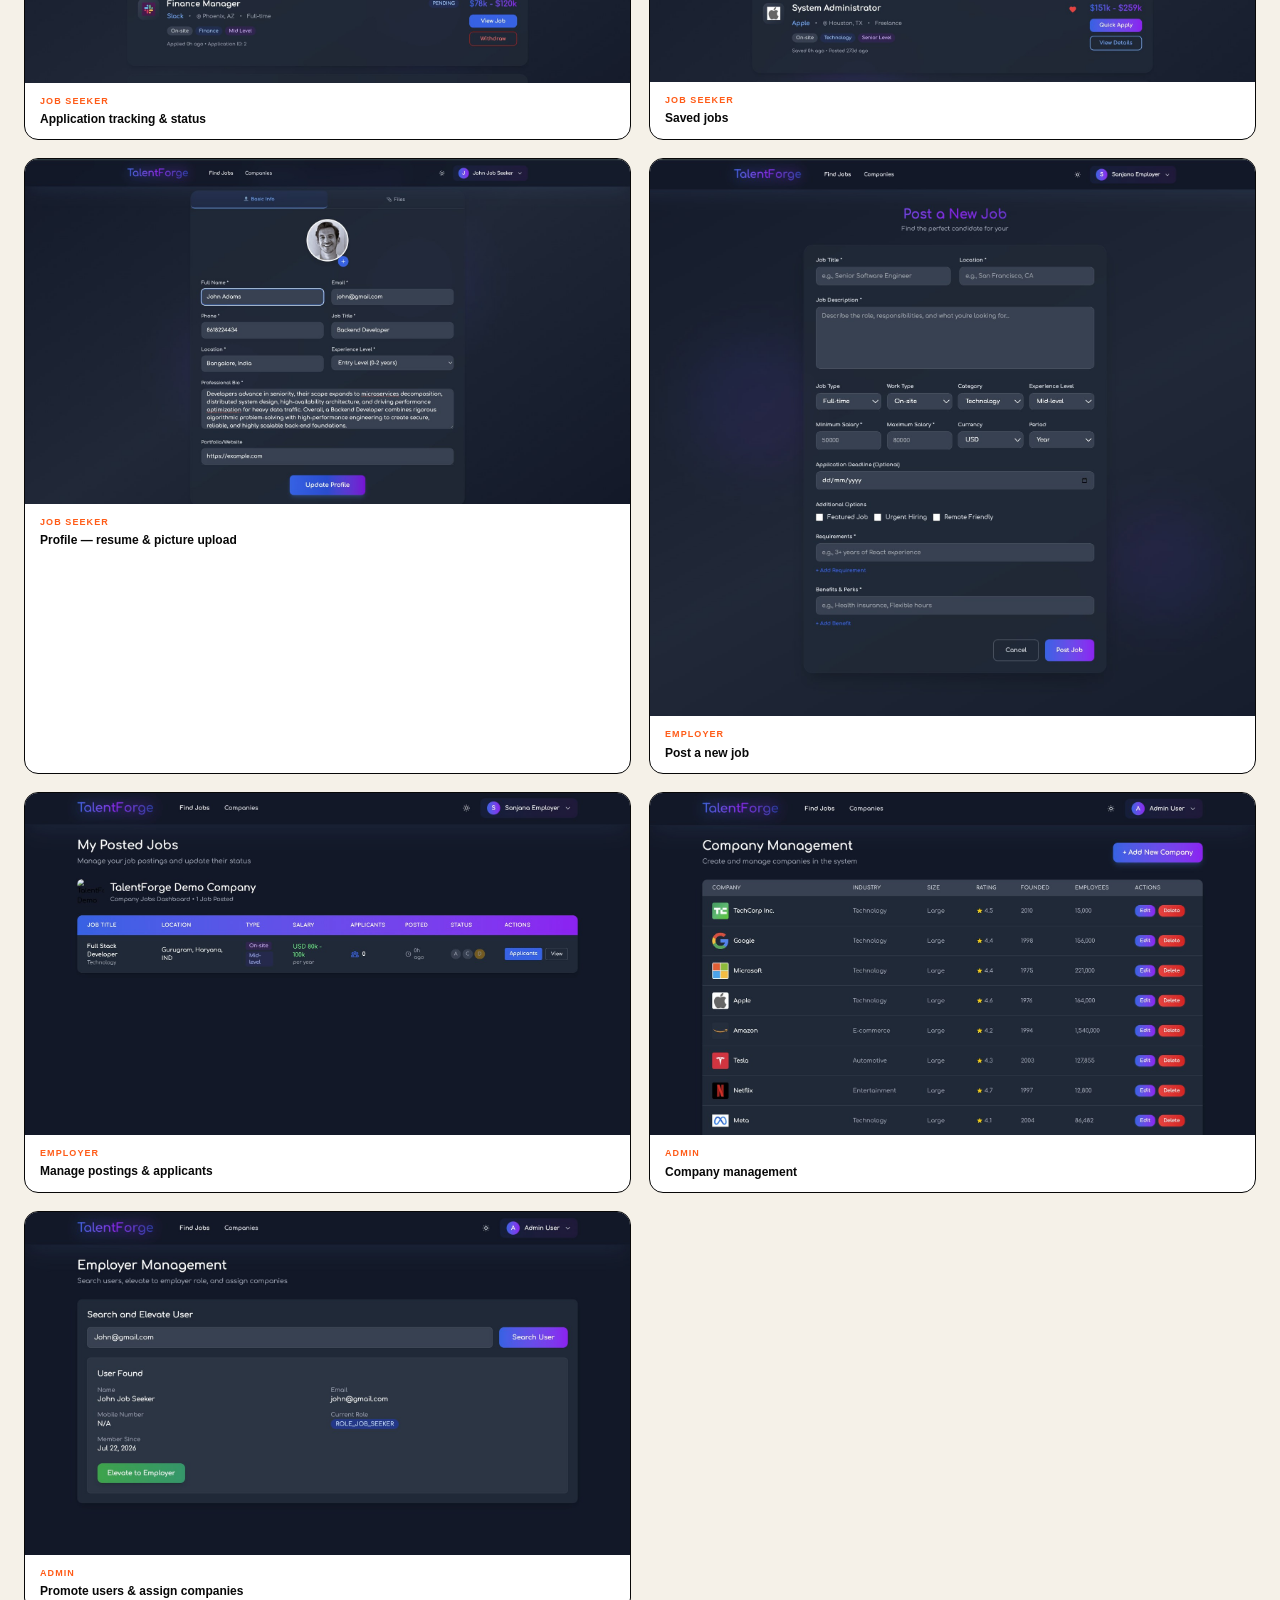
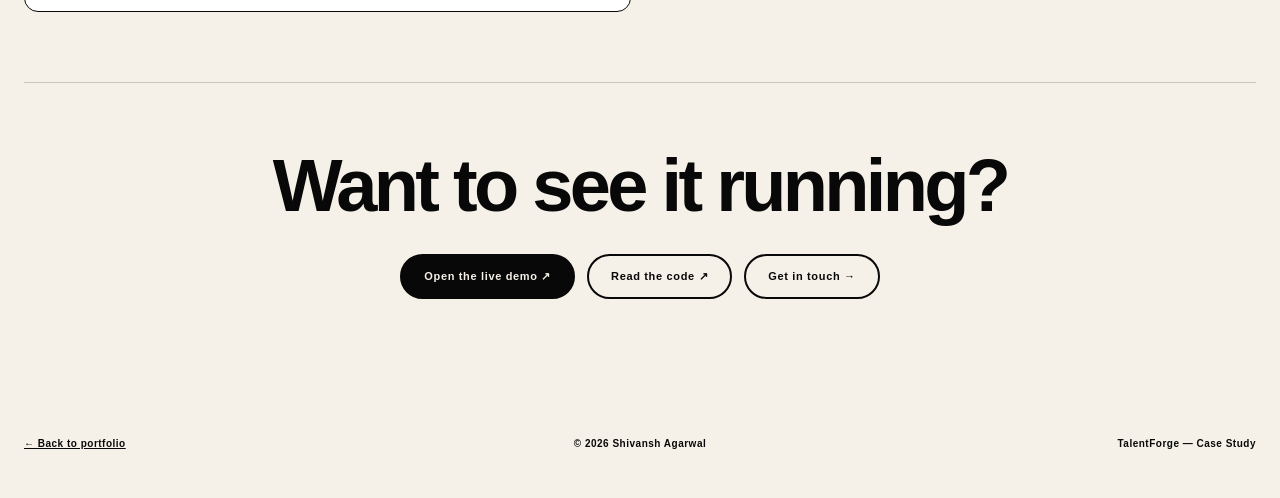
<file: work/talentforge/index.html>
<!doctype html>
<html lang="en">
<head>
  <meta charset="utf-8" />
  <meta name="viewport" content="width=device-width, initial-scale=1" />
  <meta name="description" content="Case study: TalentForge — a production-style full-stack job portal by Shivansh Agarwal, built with Spring Boot, JWT security, MySQL and a React/Vite frontend, deployed on Railway and Vercel." />
  <meta name="author" content="Shivansh Agarwal" />
  <meta name="theme-color" content="#f5f1e8" />
  <title>TalentForge — Case Study · Shivansh Agarwal</title>
  <link rel="icon" href="../../assets/favicon.svg" type="image/svg+xml" />

  <meta property="og:type" content="article" />
  <meta property="og:title" content="TalentForge — Case Study · Shivansh Agarwal" />
  <meta property="og:description" content="A production-style full-stack job portal: Spring Boot API, JWT + role-based access, MySQL, React/Vite frontend, deployed on Railway and Vercel." />
  <meta property="og:image" content="../../assets/talentforge/landing.jpg" />
  <meta name="twitter:card" content="summary_large_image" />
  <meta name="twitter:title" content="TalentForge — Case Study · Shivansh Agarwal" />
  <meta name="twitter:image" content="../../assets/talentforge/landing.jpg" />

  <link rel="stylesheet" href="../../styles.css" />
  <style>
    /* ---- Case study page (scoped) ---- */
    .cs-main{width:var(--shell);margin-inline:auto}
    .cs-back{display:inline-flex;align-items:center;gap:8px;margin:26px 0 0;font-size:10px;font-weight:800;letter-spacing:.1em;text-transform:uppercase;text-decoration:none;text-underline-offset:6px}
    .cs-back:hover{text-decoration:underline}

    .cs-hero{padding:34px 0 56px;border-bottom:2px solid var(--ink)}
    .cs-kicker{font-size:10px;font-weight:800;letter-spacing:.14em;color:var(--orange);margin:0 0 18px}
    .cs-hero h1{font-size:clamp(58px,11vw,150px);line-height:.86;letter-spacing:-.06em;margin:0}
    .cs-lead{font-family:Georgia,"Times New Roman",serif;font-size:clamp(19px,2.1vw,29px);line-height:1.32;max-width:900px;margin:26px 0 0}
    .cs-cta{display:flex;flex-wrap:wrap;gap:12px;margin-top:34px}
    .cs-btn{display:inline-flex;align-items:center;gap:8px;border-radius:999px;padding:14px 22px;font-size:11px;font-weight:800;letter-spacing:.06em;text-decoration:none;border:2px solid var(--ink);transition:transform .2s ease}
    .cs-btn:hover{transform:translateY(-2px)}
    .cs-btn.solid{background:var(--ink);color:var(--paper)}
    .cs-btn.ghost{background:transparent;color:var(--ink)}

    .cs-tags{display:flex;flex-wrap:wrap;gap:9px;margin-top:30px}
    .cs-tags span{font-size:9px;font-weight:800;letter-spacing:.08em;padding:9px 13px;border-radius:999px;border:1px solid var(--line);font-family:monospace}

    .cs-metrics{display:grid;grid-template-columns:repeat(4,1fr);gap:0;border-bottom:2px solid var(--ink)}
    .cs-metrics div{padding:40px 26px 40px 0}
    .cs-metrics div + div{padding-left:26px;border-left:1px solid var(--line)}
    .cs-metrics strong{display:block;font-size:clamp(38px,5vw,62px);letter-spacing:-.06em;line-height:.9}
    .cs-metrics span{display:block;margin-top:10px;font-size:11px;font-weight:700;line-height:1.35;color:var(--muted)}

    .cs-section{padding:70px 0;border-bottom:1px solid var(--line)}
    .cs-eyebrow{font-size:10px;font-weight:800;letter-spacing:.14em;margin:0 0 22px;color:var(--muted)}
    .cs-section h2{font-size:clamp(30px,4vw,52px);letter-spacing:-.05em;line-height:.98;margin:0 0 24px}
    .cs-section p.body{font-family:Georgia,serif;font-size:clamp(17px,1.7vw,22px);line-height:1.45;max-width:920px;margin:0 0 16px}

    .cs-grid3{display:grid;grid-template-columns:repeat(3,1fr);gap:24px;margin-top:14px}
    .cs-role{border:1.5px solid var(--ink);border-radius:16px;padding:26px}
    .cs-role h3{font-size:20px;letter-spacing:-.03em;margin:0 0 8px}
    .cs-role .tag{font-size:9px;font-weight:800;letter-spacing:.1em;color:var(--orange)}
    .cs-role ul{margin:16px 0 0;padding:0;list-style:none}
    .cs-role li{position:relative;padding-left:18px;margin:9px 0;font-size:14px;line-height:1.4}
    .cs-role li::before{content:"→";position:absolute;left:0;color:var(--orange);font-weight:800}

    .cs-stack{display:grid;grid-template-columns:repeat(2,1fr);gap:14px 40px;margin-top:8px}
    .cs-stack .row{display:grid;grid-template-columns:150px 1fr;gap:16px;padding:14px 0;border-top:1px solid var(--line);align-items:baseline}
    .cs-stack .row b{font-size:11px;font-weight:800;letter-spacing:.08em;text-transform:uppercase}
    .cs-stack .row p{margin:0;font-size:15px;line-height:1.4;font-family:Georgia,serif}

    .cs-flow{display:flex;flex-wrap:wrap;align-items:center;gap:10px;margin-top:8px;font-size:12px;font-weight:800;letter-spacing:.03em}
    .cs-flow span{border:1.5px solid var(--ink);border-radius:10px;padding:12px 15px;background:#fff}
    .cs-flow i{color:var(--orange);font-style:normal;font-weight:900}
    .cs-note{font-family:Georgia,serif;font-size:15px;color:var(--muted);margin-top:18px}

    .cs-api{width:100%;border-collapse:collapse;margin-top:6px;font-size:13px}
    .cs-api th,.cs-api td{text-align:left;padding:13px 14px;border-bottom:1px solid var(--line);vertical-align:top}
    .cs-api th{font-size:9px;letter-spacing:.1em;text-transform:uppercase;color:var(--muted)}
    .cs-api td:first-child{font-weight:800;white-space:nowrap;width:160px}
    .cs-api code{font-family:monospace;font-size:12px;background:rgba(8,8,8,.05);padding:2px 6px;border-radius:5px;display:inline-block;margin:2px 4px 2px 0}

    .cs-security{list-style:none;margin:0;padding:0;display:grid;grid-template-columns:repeat(2,1fr);gap:12px 40px}
    .cs-security li{position:relative;padding-left:22px;font-size:15px;line-height:1.4}
    .cs-security li::before{content:"✦";position:absolute;left:0;color:var(--orange)}

    .cs-shots{display:grid;grid-template-columns:repeat(2,1fr);gap:18px;margin-top:8px}
    .cs-shots figure{margin:0;border:1.5px solid var(--ink);border-radius:14px;overflow:hidden;background:#fff;cursor:zoom-in}
    .cs-shots .shot{overflow:hidden;border-bottom:1px solid var(--line)}
    .cs-shots img{width:100%;height:auto;display:block;transition:transform .35s ease;transform-origin:center center}
    .cs-shots figure:hover img{transform:scale(2)}
    @media(prefers-reduced-motion:reduce){.cs-shots img{transition:none}.cs-shots figure:hover img{transform:none}}
    @media(hover:none){.cs-shots figure{cursor:default}.cs-shots figure:hover img{transform:none}}
    .cs-shots figcaption{padding:12px 15px;font-size:12px;font-weight:700;line-height:1.35}
    .cs-shots figcaption b{display:block;color:var(--orange);font-size:9px;font-weight:800;letter-spacing:.12em;margin-bottom:4px}
    .cs-shots figure.wide{grid-column:1 / -1}

    .cs-foot{padding:70px 0 90px;text-align:center}
    .cs-foot h2{font-size:clamp(34px,6vw,74px);letter-spacing:-.05em;line-height:.9;margin:0 0 30px}
    .cs-foot .cs-cta{justify-content:center}

    @media(max-width:900px){
      .cs-metrics{grid-template-columns:repeat(2,1fr)}
      .cs-metrics div,.cs-metrics div + div{border-left:0;padding:28px 18px}
      .cs-grid3{grid-template-columns:1fr}
      .cs-stack{grid-template-columns:1fr}
      .cs-security{grid-template-columns:1fr}
      .cs-shots{grid-template-columns:1fr}
      .cs-api td:first-child{width:auto}
    }
  </style>
</head>
<body>
  <div class="grain" aria-hidden="true"></div>

  <header class="topbar" id="top">
    <a class="identity" href="../../index.html" aria-label="Shivansh Agarwal home">
      <span class="identity-mark" aria-hidden="true">S</span>
      <span>SHIVANSH AGARWAL</span>
    </a>
    <nav class="desktop-nav" aria-label="Main navigation">
      <a href="../../index.html#work">WORK</a>
      <a href="../../index.html#about">ABOUT</a>
      <a href="../../index.html#experience">EXPERIENCE</a>
      <a href="../../index.html#contact">CONTACT</a>
      <a href="https://github.com/shivanshagarwal10/TalentForge" target="_blank" rel="noreferrer">GITHUB ↗</a>
    </nav>
    <div class="top-location"><span>✦ CASE STUDY</span><span>01 / 06</span></div>
  </header>

  <main class="cs-main">
    <a class="cs-back" href="../../index.html#work">← Back to all work</a>

    <section class="cs-hero">
      <p class="cs-kicker">CASE STUDY 01 — BACKEND PLATFORM</p>
      <h1>TalentForge</h1>
      <p class="cs-lead">A production-style, full-stack job portal built around a secure Spring Boot API and a React/Vite frontend. It supports job discovery, applications, employer job management and admin workflows — with JWT authentication, role-based access control, real MySQL persistence, and live cloud deployment on Railway and Vercel.</p>
      <div class="cs-cta">
        <a class="cs-btn solid" href="https://talent-forge-smoky.vercel.app/" target="_blank" rel="noreferrer">Live demo ↗</a>
        <a class="cs-btn ghost" href="https://github.com/shivanshagarwal10/TalentForge" target="_blank" rel="noreferrer">View source on GitHub ↗</a>
        <a class="cs-btn ghost" href="https://talentforge-production-10fe.up.railway.app/" target="_blank" rel="noreferrer">Backend API ↗</a>
      </div>
      <div class="cs-tags">
        <span>JAVA 25</span><span>SPRING BOOT 4</span><span>SPRING SECURITY</span><span>JWT</span><span>SPRING DATA JPA</span><span>MYSQL</span><span>REACT 19</span><span>VITE 7</span><span>REDUX TOOLKIT</span><span>DOCKER</span><span>RAILWAY</span><span>VERCEL</span>
      </div>
    </section>

    <section class="cs-metrics" aria-label="Key outcomes">
      <div><strong>95%</strong><span>fewer unauthorized access attempts via JWT authentication</span></div>
      <div><strong>40%</strong><span>higher job posting &amp; application processing efficiency</span></div>
      <div><strong>3</strong><span>distinct role experiences: seeker, employer, admin</span></div>
      <div><strong>Live</strong><span>deployed end-to-end on Railway + Vercel</span></div>
    </section>

    <section class="cs-section">
      <p class="cs-eyebrow">OVERVIEW</p>
      <h2>A complete hiring workflow, engineered like a real product.</h2>
      <p class="body">TalentForge covers the full job-portal lifecycle — browse jobs and companies, save and apply, manage a profile with document uploads, and withdraw applications — while giving employers a console to post jobs and review applicants, and admins the tools to manage companies, promote users and handle contact messages.</p>
      <p class="body">The backend is organized into clear domains (auth, security, job, company, user, contact) with a service layer, JPA repositories, Caffeine caching, and observability through Spring Boot Actuator, structured logging and OpenTelemetry. The result is a codebase that reads and behaves like a maintainable production service rather than a demo.</p>
    </section>

    <section class="cs-section">
      <p class="cs-eyebrow">ROLES &amp; CAPABILITIES</p>
      <h2>Three protected experiences, one system.</h2>
      <div class="cs-grid3">
        <div class="cs-role">
          <span class="tag">ROLE 01</span>
          <h3>Job Seeker</h3>
          <ul>
            <li>Register and sign in securely</li>
            <li>Browse active jobs and company profiles</li>
            <li>View full job detail: salary, work mode, deadline</li>
            <li>Save and unsave jobs</li>
            <li>Apply and withdraw applications</li>
            <li>Complete a profile with picture &amp; resume upload</li>
            <li>Track profile completeness before applying</li>
          </ul>
        </div>
        <div class="cs-role">
          <span class="tag">ROLE 02</span>
          <h3>Employer</h3>
          <ul>
            <li>Sign in with employer access</li>
            <li>Post new job openings</li>
            <li>View all company jobs</li>
            <li>Update job status</li>
            <li>View applicants for a job</li>
            <li>Review application status</li>
          </ul>
        </div>
        <div class="cs-role">
          <span class="tag">ROLE 03</span>
          <h3>Admin</h3>
          <ul>
            <li>Create, update and delete companies</li>
            <li>Search users by email</li>
            <li>Promote a user to employer</li>
            <li>Assign an employer to a company</li>
            <li>View and manage contact messages</li>
          </ul>
        </div>
      </div>
    </section>

    <section class="cs-section">
      <p class="cs-eyebrow">ARCHITECTURE</p>
      <h2>Layered backend, decoupled frontend.</h2>
      <div class="cs-flow">
        <span>React + Vite</span><i>→ Axios · JWT · CSRF →</i>
        <span>Spring Boot API</span><i>→</i>
        <span>Spring Security</span><i>→</i>
        <span>Service Layer</span><i>→</i>
        <span>JPA Repositories</span><i>→</i>
        <span>MySQL</span>
      </div>
      <p class="cs-note">Cross-cutting: Caffeine cache · Spring Boot Actuator · Logback · OpenTelemetry · Grafana LGTM (Docker Compose). Deployed with the frontend on Vercel and the backend + MySQL on Railway.</p>
    </section>

    <section class="cs-section">
      <p class="cs-eyebrow">TECH STACK</p>
      <h2>What it's built with.</h2>
      <div class="cs-stack">
        <div class="row"><b>Frontend</b><p>React 19, Vite 7, React Router, Redux Toolkit, Axios, Tailwind CSS</p></div>
        <div class="row"><b>Backend</b><p>Java 25, Spring Boot 4, Spring MVC, Spring Security, Spring Data JPA, Validation, Actuator</p></div>
        <div class="row"><b>Database</b><p>MySQL, with H2 for local and test support</p></div>
        <div class="row"><b>Auth</b><p>JWT, BCrypt password hashing, CSRF token endpoint</p></div>
        <div class="row"><b>Observability</b><p>Actuator, Logback, OpenTelemetry, Grafana LGTM via Docker Compose</p></div>
        <div class="row"><b>Deployment</b><p>Railway (backend + MySQL), Vercel (frontend), Docker</p></div>
      </div>
    </section>

    <section class="cs-section">
      <p class="cs-eyebrow">API OVERVIEW</p>
      <h2>Representative endpoints.</h2>
      <p class="body">All backend routes are exposed under the <code>/api</code> path, with public, jobseeker, employer and admin scopes enforced by Spring Security.</p>
      <table class="cs-api">
        <thead><tr><th>Domain</th><th>Example endpoints</th></tr></thead>
        <tbody>
          <tr><td>Auth</td><td><code>POST /api/auth/login/public</code><code>POST /api/auth/register/public</code></td></tr>
          <tr><td>CSRF</td><td><code>GET /api/csrf-token/public</code></td></tr>
          <tr><td>Companies</td><td><code>GET /api/companies/public</code><code>POST /api/companies/admin</code></td></tr>
          <tr><td>Jobs</td><td><code>GET /api/jobs</code><code>POST /api/jobs/employer</code><code>PATCH /api/jobs/{id}/status/employer</code></td></tr>
          <tr><td>Profiles</td><td><code>GET /api/users/profile/jobseeker</code><code>PUT /api/users/profile/jobseeker</code></td></tr>
          <tr><td>Applications</td><td><code>POST /api/users/job-applications/jobseeker</code><code>GET /api/users/job-applications/jobseeker</code></td></tr>
          <tr><td>Admin</td><td><code>GET /api/users/search/admin</code><code>PATCH /api/users/{userId}/company/{companyId}/admin</code></td></tr>
        </tbody>
      </table>
    </section>

    <section class="cs-section">
      <p class="cs-eyebrow">SECURITY</p>
      <h2>Production-ready security pieces.</h2>
      <ul class="cs-security">
        <li>JWT-authenticated requests with Spring Security filters</li>
        <li>CSRF token flow via <code>/api/csrf-token/public</code></li>
        <li>Role-based authorization across seeker, employer &amp; admin</li>
        <li>Secure, configurable CORS origins</li>
        <li>BCrypt password hashing and validation</li>
        <li>Secrets kept in Railway/Vercel environment variables</li>
      </ul>
    </section>

    <section class="cs-section">
      <p class="cs-eyebrow">SCREENS</p>
      <h2>A look at the product.</h2>
      <div class="cs-shots">
        <figure class="wide">
          <img src="../../assets/talentforge/landing.jpg" alt="TalentForge landing page — Find Your Dream Job Today" loading="lazy" />
          <figcaption><b>PUBLIC</b>Landing — search across thousands of live jobs</figcaption>
        </figure>
        <figure>
          <img src="../../assets/talentforge/featured-jobs.jpg" alt="TalentForge featured jobs listing with filters" loading="lazy" />
          <figcaption><b>PUBLIC</b>Job discovery with category filters</figcaption>
        </figure>
        <figure>
          <img src="../../assets/talentforge/companies.jpg" alt="TalentForge company directory — top companies hiring" loading="lazy" />
          <figcaption><b>PUBLIC</b>Company directory</figcaption>
        </figure>
        <figure>
          <img src="../../assets/talentforge/job-detail.jpg" alt="TalentForge job detail — requirements, benefits and salary" loading="lazy" />
          <figcaption><b>PUBLIC</b>Job detail — requirements, benefits, salary</figcaption>
        </figure>
        <figure>
          <img src="../../assets/talentforge/apply.jpg" alt="TalentForge apply modal with cover letter" loading="lazy" />
          <figcaption><b>JOB SEEKER</b>Apply with a cover letter</figcaption>
        </figure>
        <figure>
          <img src="../../assets/talentforge/applied-jobs.jpg" alt="TalentForge applied jobs tracking with status" loading="lazy" />
          <figcaption><b>JOB SEEKER</b>Application tracking &amp; status</figcaption>
        </figure>
        <figure>
          <img src="../../assets/talentforge/saved-jobs.jpg" alt="TalentForge saved jobs list" loading="lazy" />
          <figcaption><b>JOB SEEKER</b>Saved jobs</figcaption>
        </figure>
        <figure>
          <img src="../../assets/talentforge/profile.jpg" alt="TalentForge profile with resume and picture upload" loading="lazy" />
          <figcaption><b>JOB SEEKER</b>Profile — resume &amp; picture upload</figcaption>
        </figure>
        <figure>
          <img src="../../assets/talentforge/post-job.jpg" alt="TalentForge employer post a new job form" loading="lazy" />
          <figcaption><b>EMPLOYER</b>Post a new job</figcaption>
        </figure>
        <figure>
          <img src="../../assets/talentforge/posted-jobs.jpg" alt="TalentForge employer posted jobs management" loading="lazy" />
          <figcaption><b>EMPLOYER</b>Manage postings &amp; applicants</figcaption>
        </figure>
        <figure>
          <img src="../../assets/talentforge/admin-companies.jpg" alt="TalentForge admin company management console" loading="lazy" />
          <figcaption><b>ADMIN</b>Company management</figcaption>
        </figure>
        <figure>
          <img src="../../assets/talentforge/admin-roles.jpg" alt="TalentForge admin promote user to employer" loading="lazy" />
          <figcaption><b>ADMIN</b>Promote users &amp; assign companies</figcaption>
        </figure>
      </div>
    </section>

    <section class="cs-foot">
      <h2>Want to see it running?</h2>
      <div class="cs-cta">
        <a class="cs-btn solid" href="https://talent-forge-smoky.vercel.app/" target="_blank" rel="noreferrer">Open the live demo ↗</a>
        <a class="cs-btn ghost" href="https://github.com/shivanshagarwal10/TalentForge" target="_blank" rel="noreferrer">Read the code ↗</a>
        <a class="cs-btn ghost" href="../../index.html#contact">Get in touch →</a>
      </div>
    </section>
  </main>

  <footer class="footer section-shell">
    <a href="../../index.html">← Back to portfolio</a>
    <p>© <span data-year></span> Shivansh Agarwal</p>
    <p>TalentForge — Case Study</p>
  </footer>

  <script>
    document.querySelectorAll('[data-year]').forEach(n => n.textContent = new Date().getFullYear());

    // Magnifier: zoom into the exact spot under the cursor on each screenshot
    if (matchMedia('(hover:hover)').matches && !matchMedia('(prefers-reduced-motion:reduce)').matches) {
      document.querySelectorAll('.cs-shots figure').forEach(fig => {
        const img = fig.querySelector('img');
        fig.addEventListener('pointermove', event => {
          const r = fig.getBoundingClientRect();
          const x = ((event.clientX - r.left) / r.width) * 100;
          const y = ((event.clientY - r.top) / r.height) * 100;
          img.style.transformOrigin = `${x}% ${y}%`;
        });
      });
    }
  </script>
</body>
</html>
</file>
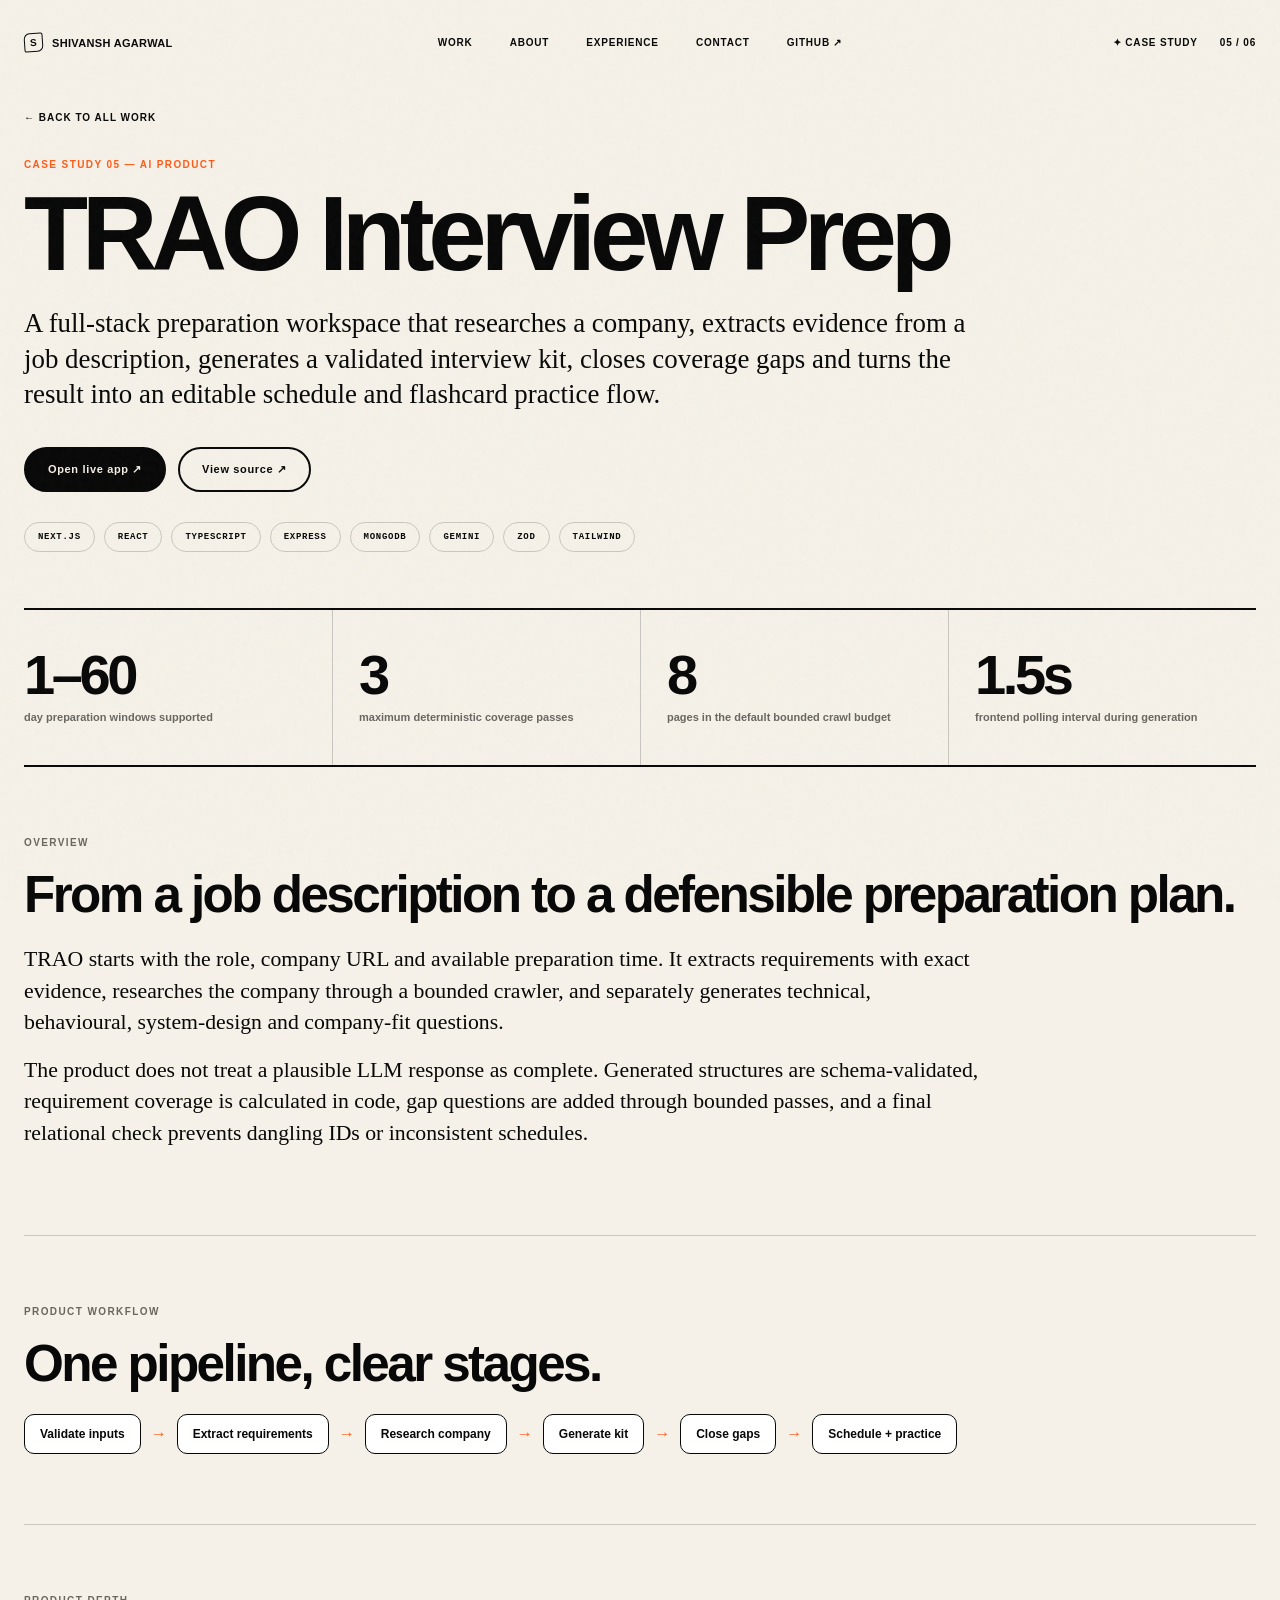
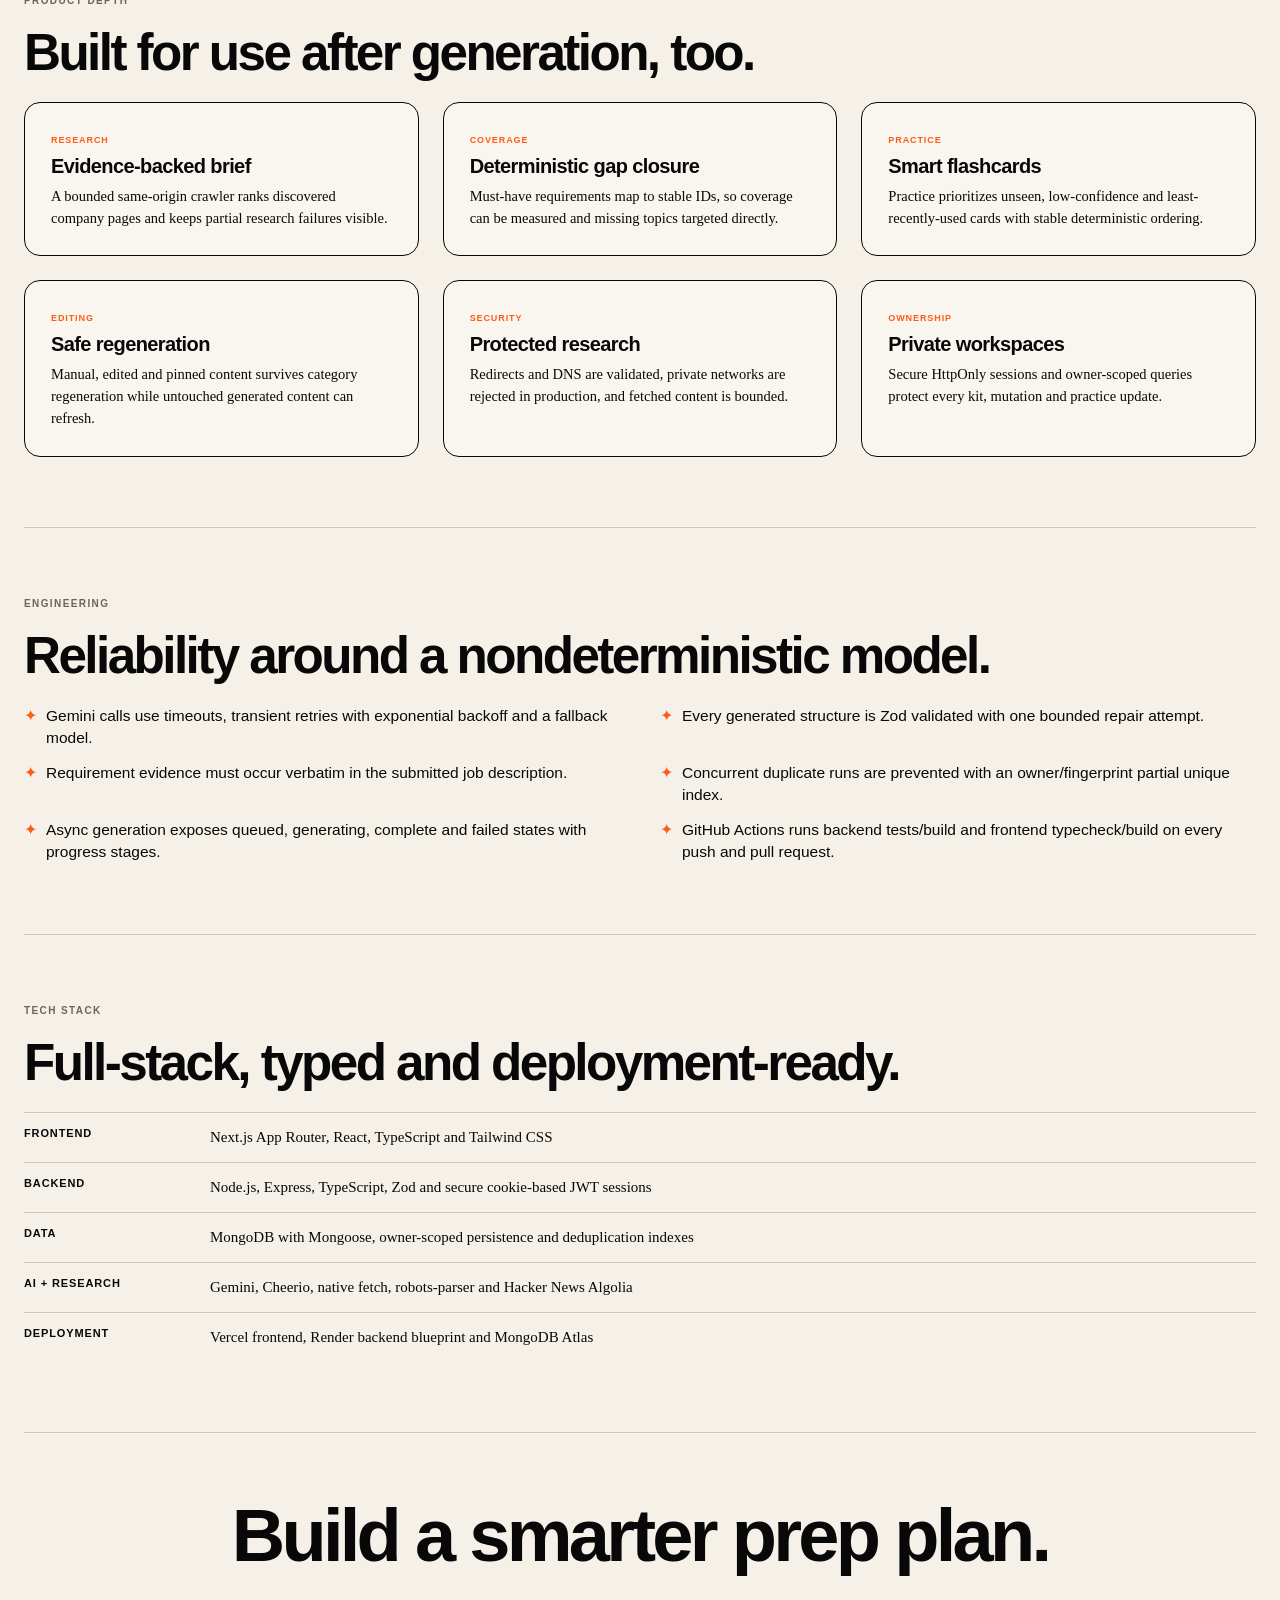
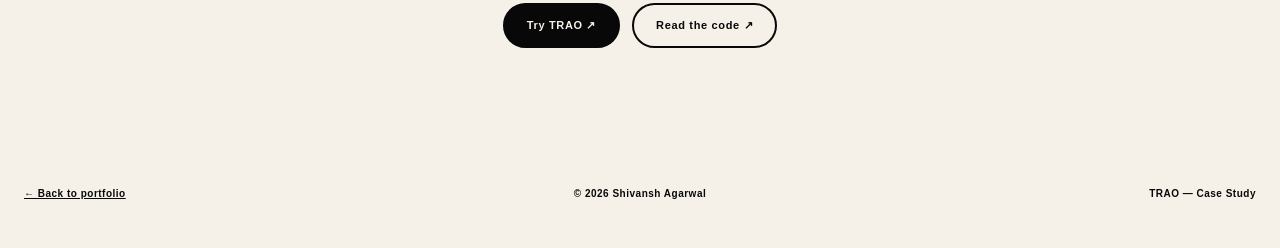
<file: work/trao-interview-prep/index.html>
<!doctype html>
<html lang="en">
<head>
  <meta charset="utf-8" />
  <meta name="viewport" content="width=device-width,initial-scale=1" />
  <meta name="description" content="Case study: TRAO, a full-stack AI interview preparation workspace with company research, Gemini generation, deterministic requirement coverage, scheduling and flashcard practice." />
  <meta name="author" content="Shivansh Agarwal" />
  <meta name="theme-color" content="#f5f1e8" />
  <title>TRAO Interview Prep — Case Study · Shivansh Agarwal</title>
  <link rel="icon" href="../../assets/favicon.svg" type="image/svg+xml" />
  <meta property="og:type" content="article" />
  <meta property="og:title" content="TRAO Interview Prep — Case Study · Shivansh Agarwal" />
  <meta property="og:description" content="Evidence-backed interview kits built with Next.js, Express, MongoDB and Gemini." />
  <meta name="twitter:card" content="summary_large_image" />
  <link rel="stylesheet" href="../../styles.css" />
  <style>
    .cs-main{width:var(--shell);margin-inline:auto}.cs-back{display:inline-flex;margin:26px 0 0;font-size:10px;font-weight:800;letter-spacing:.1em;text-transform:uppercase;text-decoration:none}.cs-back:hover{text-decoration:underline;text-underline-offset:6px}.cs-hero{padding:34px 0 56px;border-bottom:2px solid var(--ink)}.cs-kicker{font-size:10px;font-weight:800;letter-spacing:.14em;color:var(--orange);margin:0 0 18px}.cs-hero h1{font-size:clamp(46px,8.2vw,116px);line-height:.88;letter-spacing:-.06em;margin:0;max-width:1200px}.cs-lead{font-family:Georgia,serif;font-size:clamp(19px,2.1vw,29px);line-height:1.32;max-width:980px;margin:26px 0 0}.cs-cta{display:flex;flex-wrap:wrap;gap:12px;margin-top:34px}.cs-btn{display:inline-flex;align-items:center;border-radius:999px;padding:14px 22px;font-size:11px;font-weight:800;letter-spacing:.06em;text-decoration:none;border:2px solid var(--ink);transition:transform .2s}.cs-btn:hover{transform:translateY(-2px)}.cs-btn.solid{background:var(--ink);color:var(--paper)}.cs-tags{display:flex;flex-wrap:wrap;gap:9px;margin-top:30px}.cs-tags span{font:800 9px monospace;letter-spacing:.08em;padding:9px 13px;border-radius:999px;border:1px solid var(--line)}.cs-metrics{display:grid;grid-template-columns:repeat(4,1fr);border-bottom:2px solid var(--ink)}.cs-metrics div{padding:40px 26px 40px 0}.cs-metrics div+div{padding-left:26px;border-left:1px solid var(--line)}.cs-metrics strong{display:block;font-size:clamp(32px,4.4vw,56px);letter-spacing:-.06em;line-height:.9}.cs-metrics span{display:block;margin-top:10px;font-size:11px;font-weight:700;line-height:1.35;color:var(--muted)}.cs-section{padding:70px 0;border-bottom:1px solid var(--line)}.cs-eyebrow{font-size:10px;font-weight:800;letter-spacing:.14em;margin:0 0 22px;color:var(--muted)}.cs-section h2{font-size:clamp(30px,4vw,52px);letter-spacing:-.05em;line-height:.98;margin:0 0 24px}.cs-section p.body{font-family:Georgia,serif;font-size:clamp(17px,1.7vw,22px);line-height:1.45;max-width:960px;margin:0 0 16px}.cs-grid3{display:grid;grid-template-columns:repeat(3,1fr);gap:24px}.cs-role{border:1.5px solid var(--ink);border-radius:16px;padding:26px;background:rgba(255,255,255,.35)}.cs-role .tag{font-size:9px;font-weight:800;letter-spacing:.1em;color:var(--orange)}.cs-role h3{font-size:20px;letter-spacing:-.03em;margin:8px 0}.cs-role p{margin:0;font:14.5px/1.5 Georgia,serif}.cs-flow{display:flex;flex-wrap:wrap;align-items:center;gap:10px}.cs-flow span{border:1.5px solid var(--ink);border-radius:10px;padding:12px 15px;background:#fff;font-size:12px;font-weight:800}.cs-flow i{color:var(--orange);font-style:normal;font-weight:900}.cs-list{list-style:none;margin:0;padding:0;display:grid;grid-template-columns:repeat(2,1fr);gap:12px 40px}.cs-list li{position:relative;padding-left:22px;font-size:15.5px;line-height:1.45}.cs-list li::before{content:"✦";position:absolute;left:0;color:var(--orange)}.cs-stack .row{display:grid;grid-template-columns:170px 1fr;gap:16px;padding:14px 0;border-top:1px solid var(--line)}.cs-stack b{font-size:11px;letter-spacing:.08em;text-transform:uppercase}.cs-stack p{margin:0;font:15px/1.4 Georgia,serif}.cs-foot{padding:70px 0 90px;text-align:center}.cs-foot h2{font-size:clamp(34px,6vw,74px);letter-spacing:-.05em;line-height:.9;margin:0}.cs-foot .cs-cta{justify-content:center}@media(max-width:900px){.cs-metrics{grid-template-columns:repeat(2,1fr)}.cs-metrics div,.cs-metrics div+div{border-left:0;padding:28px 18px}.cs-grid3,.cs-list{grid-template-columns:1fr}.cs-stack .row{grid-template-columns:1fr;gap:4px}}
  </style>
</head>
<body>
  <div class="grain" aria-hidden="true"></div>
  <header class="topbar" id="top">
    <a class="identity" href="../../index.html"><span class="identity-mark" aria-hidden="true">S</span><span>SHIVANSH AGARWAL</span></a>
    <nav class="desktop-nav" aria-label="Main navigation"><a href="../../index.html#work">WORK</a><a href="../../index.html#about">ABOUT</a><a href="../../index.html#experience">EXPERIENCE</a><a href="../../index.html#contact">CONTACT</a><a href="https://github.com/shivanshagarwal10/trao-interview-prep" target="_blank" rel="noreferrer">GITHUB ↗</a></nav>
    <div class="top-location"><span>✦ CASE STUDY</span><span>05 / 06</span></div>
  </header>
  <main class="cs-main">
    <a class="cs-back" href="../../index.html#work">← Back to all work</a>
    <section class="cs-hero">
      <p class="cs-kicker">CASE STUDY 05 — AI PRODUCT</p><h1>TRAO Interview Prep</h1>
      <p class="cs-lead">A full-stack preparation workspace that researches a company, extracts evidence from a job description, generates a validated interview kit, closes coverage gaps and turns the result into an editable schedule and flashcard practice flow.</p>
      <div class="cs-cta"><a class="cs-btn solid" href="https://trao-interview-prep-lemon.vercel.app" target="_blank" rel="noreferrer">Open live app ↗</a><a class="cs-btn" href="https://github.com/shivanshagarwal10/trao-interview-prep" target="_blank" rel="noreferrer">View source ↗</a></div>
      <div class="cs-tags"><span>NEXT.JS</span><span>REACT</span><span>TYPESCRIPT</span><span>EXPRESS</span><span>MONGODB</span><span>GEMINI</span><span>ZOD</span><span>TAILWIND</span></div>
    </section>
    <section class="cs-metrics" aria-label="Key facts"><div><strong>1–60</strong><span>day preparation windows supported</span></div><div><strong>3</strong><span>maximum deterministic coverage passes</span></div><div><strong>8</strong><span>pages in the default bounded crawl budget</span></div><div><strong>1.5s</strong><span>frontend polling interval during generation</span></div></section>
    <section class="cs-section"><p class="cs-eyebrow">OVERVIEW</p><h2>From a job description to a defensible preparation plan.</h2><p class="body">TRAO starts with the role, company URL and available preparation time. It extracts requirements with exact evidence, researches the company through a bounded crawler, and separately generates technical, behavioural, system-design and company-fit questions.</p><p class="body">The product does not treat a plausible LLM response as complete. Generated structures are schema-validated, requirement coverage is calculated in code, gap questions are added through bounded passes, and a final relational check prevents dangling IDs or inconsistent schedules.</p></section>
    <section class="cs-section"><p class="cs-eyebrow">PRODUCT WORKFLOW</p><h2>One pipeline, clear stages.</h2><div class="cs-flow"><span>Validate inputs</span><i>→</i><span>Extract requirements</span><i>→</i><span>Research company</span><i>→</i><span>Generate kit</span><i>→</i><span>Close gaps</span><i>→</i><span>Schedule + practice</span></div></section>
    <section class="cs-section"><p class="cs-eyebrow">PRODUCT DEPTH</p><h2>Built for use after generation, too.</h2><div class="cs-grid3"><div class="cs-role"><span class="tag">RESEARCH</span><h3>Evidence-backed brief</h3><p>A bounded same-origin crawler ranks discovered company pages and keeps partial research failures visible.</p></div><div class="cs-role"><span class="tag">COVERAGE</span><h3>Deterministic gap closure</h3><p>Must-have requirements map to stable IDs, so coverage can be measured and missing topics targeted directly.</p></div><div class="cs-role"><span class="tag">PRACTICE</span><h3>Smart flashcards</h3><p>Practice prioritizes unseen, low-confidence and least-recently-used cards with stable deterministic ordering.</p></div><div class="cs-role"><span class="tag">EDITING</span><h3>Safe regeneration</h3><p>Manual, edited and pinned content survives category regeneration while untouched generated content can refresh.</p></div><div class="cs-role"><span class="tag">SECURITY</span><h3>Protected research</h3><p>Redirects and DNS are validated, private networks are rejected in production, and fetched content is bounded.</p></div><div class="cs-role"><span class="tag">OWNERSHIP</span><h3>Private workspaces</h3><p>Secure HttpOnly sessions and owner-scoped queries protect every kit, mutation and practice update.</p></div></div></section>
    <section class="cs-section"><p class="cs-eyebrow">ENGINEERING</p><h2>Reliability around a nondeterministic model.</h2><ul class="cs-list"><li>Gemini calls use timeouts, transient retries with exponential backoff and a fallback model.</li><li>Every generated structure is Zod validated with one bounded repair attempt.</li><li>Requirement evidence must occur verbatim in the submitted job description.</li><li>Concurrent duplicate runs are prevented with an owner/fingerprint partial unique index.</li><li>Async generation exposes queued, generating, complete and failed states with progress stages.</li><li>GitHub Actions runs backend tests/build and frontend typecheck/build on every push and pull request.</li></ul></section>
    <section class="cs-section"><p class="cs-eyebrow">TECH STACK</p><h2>Full-stack, typed and deployment-ready.</h2><div class="cs-stack"><div class="row"><b>Frontend</b><p>Next.js App Router, React, TypeScript and Tailwind CSS</p></div><div class="row"><b>Backend</b><p>Node.js, Express, TypeScript, Zod and secure cookie-based JWT sessions</p></div><div class="row"><b>Data</b><p>MongoDB with Mongoose, owner-scoped persistence and deduplication indexes</p></div><div class="row"><b>AI + research</b><p>Gemini, Cheerio, native fetch, robots-parser and Hacker News Algolia</p></div><div class="row"><b>Deployment</b><p>Vercel frontend, Render backend blueprint and MongoDB Atlas</p></div></div></section>
    <section class="cs-foot"><h2>Build a smarter prep plan.</h2><div class="cs-cta"><a class="cs-btn solid" href="https://trao-interview-prep-lemon.vercel.app" target="_blank" rel="noreferrer">Try TRAO ↗</a><a class="cs-btn" href="https://github.com/shivanshagarwal10/trao-interview-prep" target="_blank" rel="noreferrer">Read the code ↗</a></div></section>
  </main>
  <footer class="footer section-shell"><a href="../../index.html">← Back to portfolio</a><p>© <span data-year></span> Shivansh Agarwal</p><p>TRAO — Case Study</p></footer>
  <script>document.querySelectorAll('[data-year]').forEach(n=>n.textContent=new Date().getFullYear());</script>
</body>
</html>
</file>
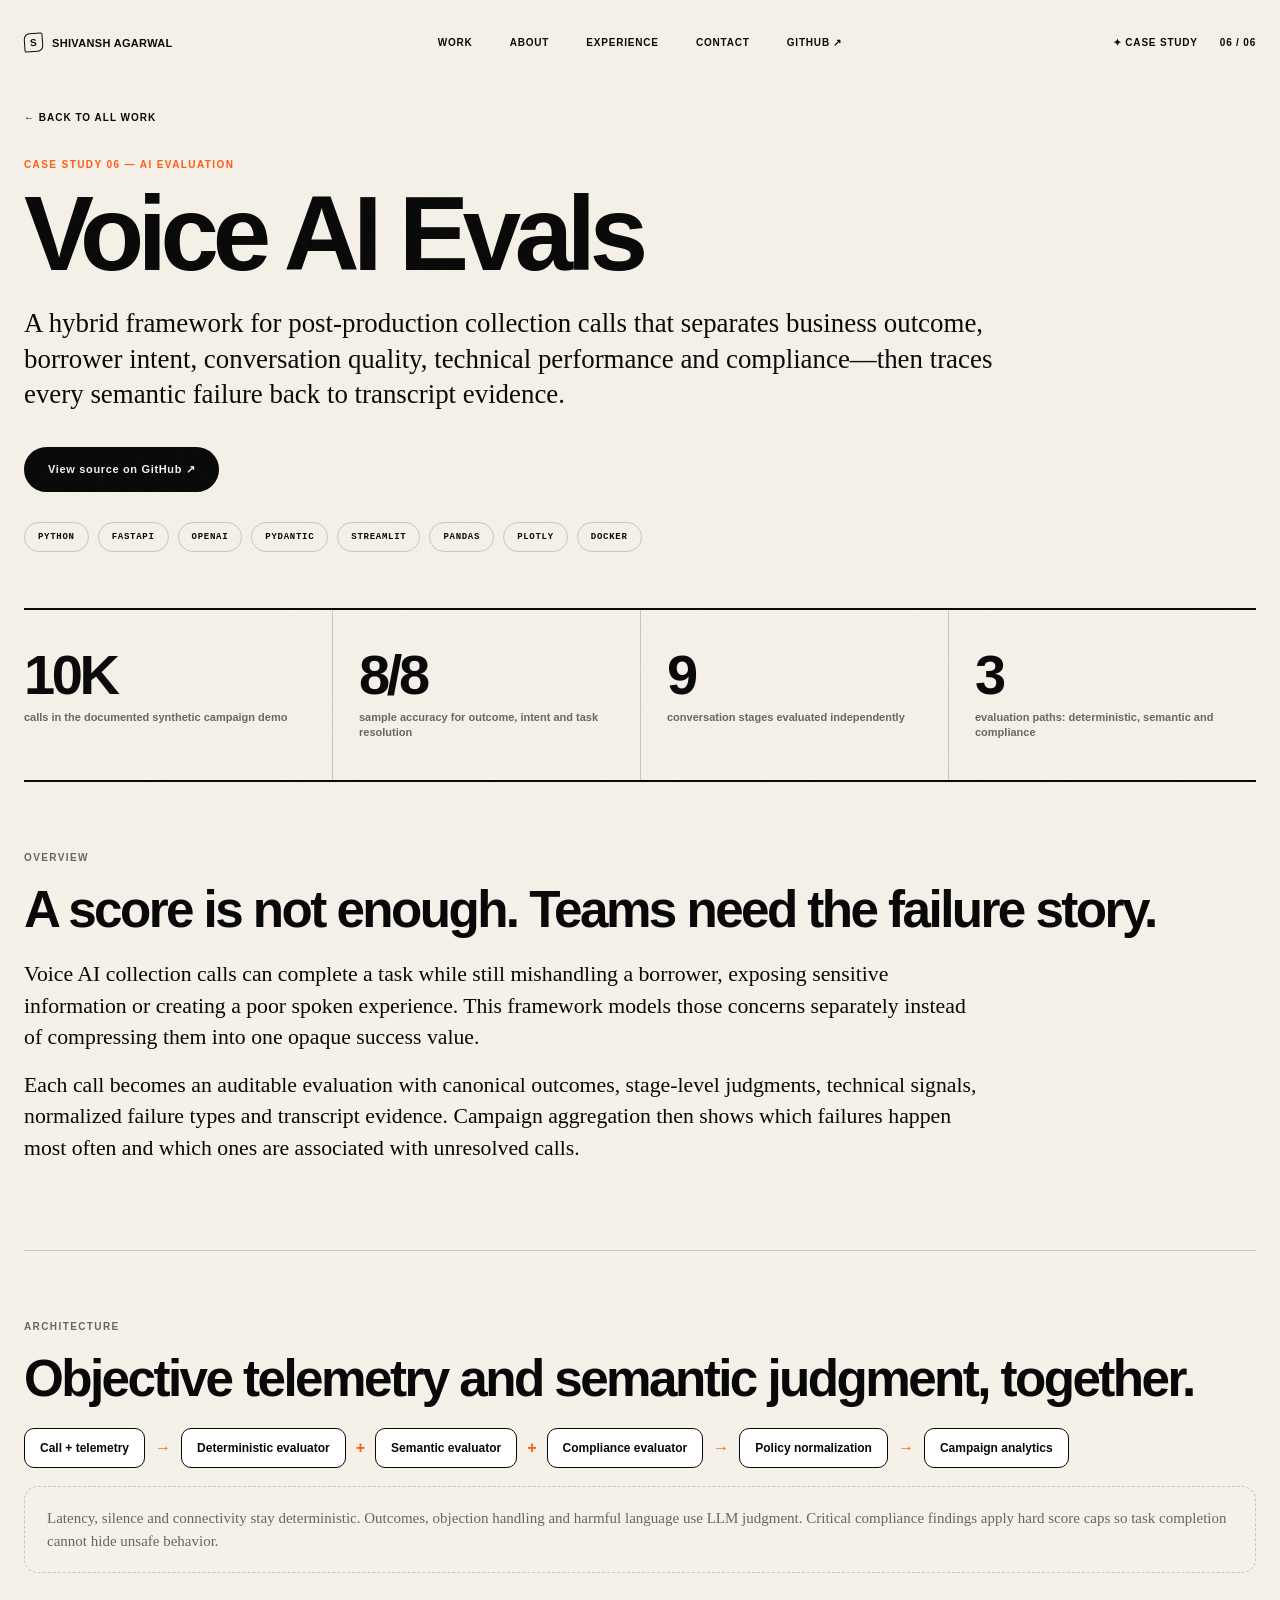
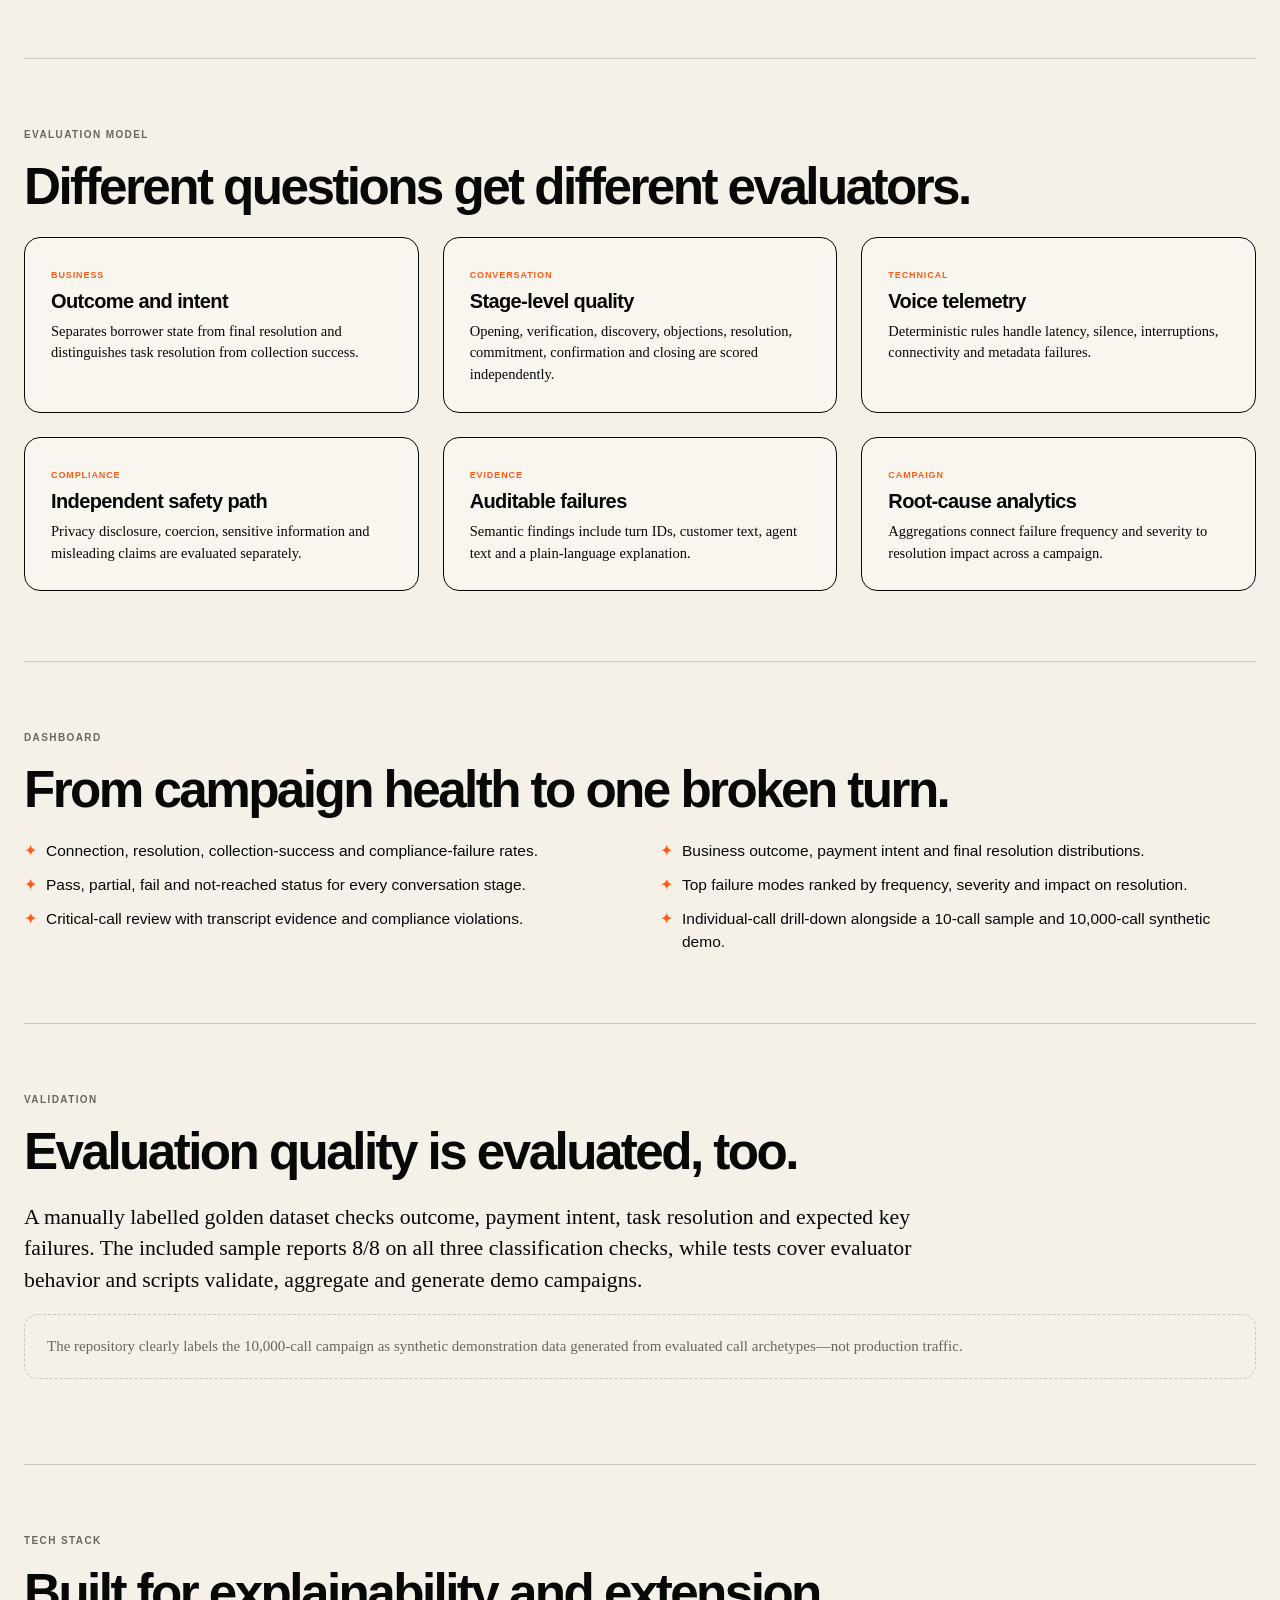
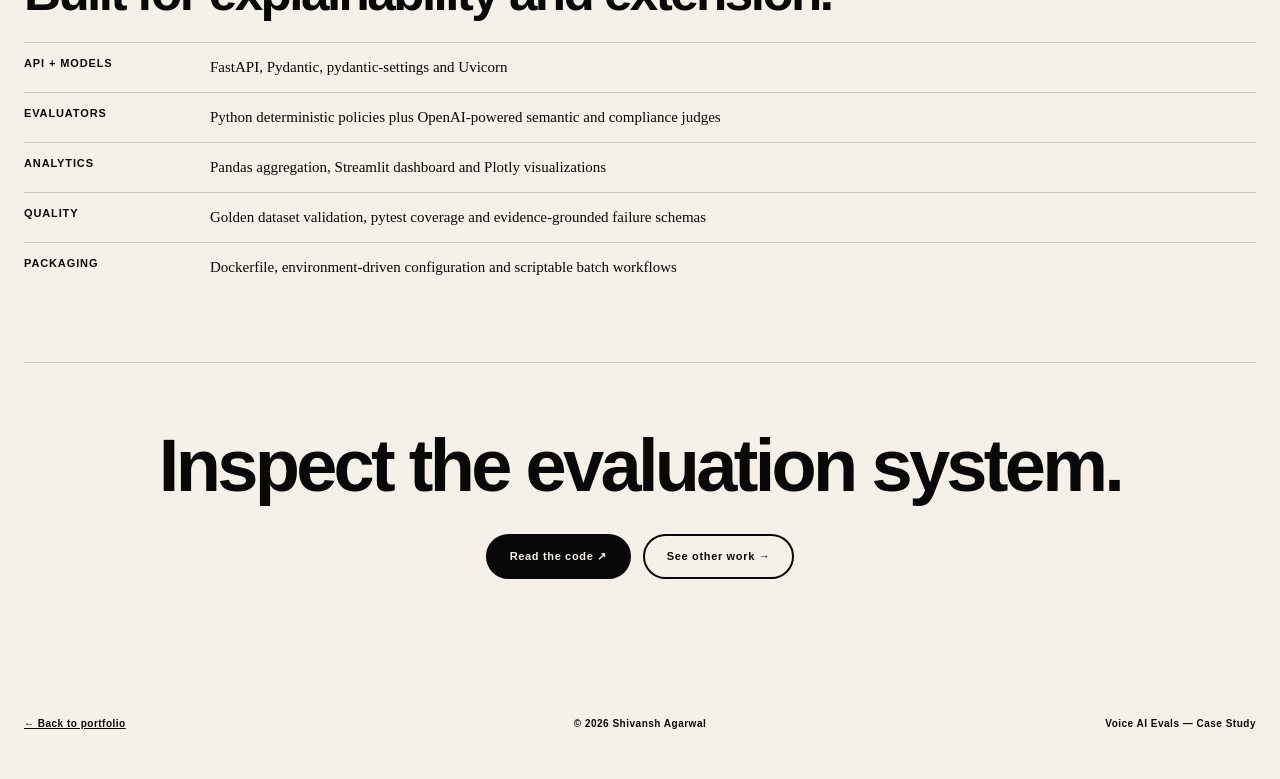
<file: work/voice-ai-evals/index.html>
<!doctype html>
<html lang="en">
<head>
  <meta charset="utf-8" />
  <meta name="viewport" content="width=device-width,initial-scale=1" />
  <meta name="description" content="Case study: Voice AI Evals, a hybrid evaluation framework for post-due collection calls with deterministic, semantic and compliance scoring plus campaign analytics." />
  <meta name="author" content="Shivansh Agarwal" /><meta name="theme-color" content="#f5f1e8" />
  <title>Voice AI Evals — Case Study · Shivansh Agarwal</title>
  <link rel="icon" href="../../assets/favicon.svg" type="image/svg+xml" />
  <meta property="og:type" content="article" /><meta property="og:title" content="Voice AI Evals — Case Study · Shivansh Agarwal" /><meta property="og:description" content="Auditable Voice AI evaluation from individual calls to campaign-level root cause analysis." /><meta name="twitter:card" content="summary_large_image" />
  <link rel="stylesheet" href="../../styles.css" />
  <style>
    .cs-main{width:var(--shell);margin-inline:auto}.cs-back{display:inline-flex;margin:26px 0 0;font-size:10px;font-weight:800;letter-spacing:.1em;text-transform:uppercase;text-decoration:none}.cs-back:hover{text-decoration:underline;text-underline-offset:6px}.cs-hero{padding:34px 0 56px;border-bottom:2px solid var(--ink)}.cs-kicker{font-size:10px;font-weight:800;letter-spacing:.14em;color:var(--orange);margin:0 0 18px}.cs-hero h1{font-size:clamp(46px,8.2vw,116px);line-height:.88;letter-spacing:-.06em;margin:0}.cs-lead{font-family:Georgia,serif;font-size:clamp(19px,2.1vw,29px);line-height:1.32;max-width:980px;margin:26px 0 0}.cs-cta{display:flex;flex-wrap:wrap;gap:12px;margin-top:34px}.cs-btn{display:inline-flex;border-radius:999px;padding:14px 22px;font-size:11px;font-weight:800;letter-spacing:.06em;text-decoration:none;border:2px solid var(--ink);transition:transform .2s}.cs-btn:hover{transform:translateY(-2px)}.cs-btn.solid{background:var(--ink);color:var(--paper)}.cs-tags{display:flex;flex-wrap:wrap;gap:9px;margin-top:30px}.cs-tags span{font:800 9px monospace;letter-spacing:.08em;padding:9px 13px;border-radius:999px;border:1px solid var(--line)}.cs-metrics{display:grid;grid-template-columns:repeat(4,1fr);border-bottom:2px solid var(--ink)}.cs-metrics div{padding:40px 26px 40px 0}.cs-metrics div+div{padding-left:26px;border-left:1px solid var(--line)}.cs-metrics strong{display:block;font-size:clamp(32px,4.4vw,56px);letter-spacing:-.06em;line-height:.9}.cs-metrics span{display:block;margin-top:10px;font-size:11px;font-weight:700;line-height:1.35;color:var(--muted)}.cs-section{padding:70px 0;border-bottom:1px solid var(--line)}.cs-eyebrow{font-size:10px;font-weight:800;letter-spacing:.14em;margin:0 0 22px;color:var(--muted)}.cs-section h2{font-size:clamp(30px,4vw,52px);letter-spacing:-.05em;line-height:.98;margin:0 0 24px}.cs-section p.body{font-family:Georgia,serif;font-size:clamp(17px,1.7vw,22px);line-height:1.45;max-width:960px;margin:0 0 16px}.cs-grid3{display:grid;grid-template-columns:repeat(3,1fr);gap:24px}.cs-role{border:1.5px solid var(--ink);border-radius:16px;padding:26px;background:rgba(255,255,255,.35)}.cs-role .tag{font-size:9px;font-weight:800;letter-spacing:.1em;color:var(--orange)}.cs-role h3{font-size:20px;letter-spacing:-.03em;margin:8px 0}.cs-role p{margin:0;font:14.5px/1.5 Georgia,serif}.cs-flow{display:flex;flex-wrap:wrap;align-items:center;gap:10px}.cs-flow span{border:1.5px solid var(--ink);border-radius:10px;padding:12px 15px;background:#fff;font-size:12px;font-weight:800}.cs-flow i{color:var(--orange);font-style:normal;font-weight:900}.cs-list{list-style:none;margin:0;padding:0;display:grid;grid-template-columns:repeat(2,1fr);gap:12px 40px}.cs-list li{position:relative;padding-left:22px;font-size:15.5px;line-height:1.45}.cs-list li::before{content:"✦";position:absolute;left:0;color:var(--orange)}.cs-stack .row{display:grid;grid-template-columns:170px 1fr;gap:16px;padding:14px 0;border-top:1px solid var(--line)}.cs-stack b{font-size:11px;letter-spacing:.08em;text-transform:uppercase}.cs-stack p{margin:0;font:15px/1.4 Georgia,serif}.cs-note{margin-top:18px;padding:20px 22px;border:1px dashed var(--line);border-radius:14px;font:15px/1.5 Georgia,serif;color:var(--muted)}.cs-foot{padding:70px 0 90px;text-align:center}.cs-foot h2{font-size:clamp(34px,6vw,74px);letter-spacing:-.05em;line-height:.9;margin:0}.cs-foot .cs-cta{justify-content:center}@media(max-width:900px){.cs-metrics{grid-template-columns:repeat(2,1fr)}.cs-metrics div,.cs-metrics div+div{border-left:0;padding:28px 18px}.cs-grid3,.cs-list{grid-template-columns:1fr}.cs-stack .row{grid-template-columns:1fr;gap:4px}}
  </style>
</head>
<body>
  <div class="grain" aria-hidden="true"></div>
  <header class="topbar" id="top"><a class="identity" href="../../index.html"><span class="identity-mark" aria-hidden="true">S</span><span>SHIVANSH AGARWAL</span></a><nav class="desktop-nav" aria-label="Main navigation"><a href="../../index.html#work">WORK</a><a href="../../index.html#about">ABOUT</a><a href="../../index.html#experience">EXPERIENCE</a><a href="../../index.html#contact">CONTACT</a><a href="https://github.com/shivanshagarwal10/voice-ai-evals" target="_blank" rel="noreferrer">GITHUB ↗</a></nav><div class="top-location"><span>✦ CASE STUDY</span><span>06 / 06</span></div></header>
  <main class="cs-main">
    <a class="cs-back" href="../../index.html#work">← Back to all work</a>
    <section class="cs-hero"><p class="cs-kicker">CASE STUDY 06 — AI EVALUATION</p><h1>Voice AI Evals</h1><p class="cs-lead">A hybrid framework for post-production collection calls that separates business outcome, borrower intent, conversation quality, technical performance and compliance—then traces every semantic failure back to transcript evidence.</p><div class="cs-cta"><a class="cs-btn solid" href="https://github.com/shivanshagarwal10/voice-ai-evals" target="_blank" rel="noreferrer">View source on GitHub ↗</a></div><div class="cs-tags"><span>PYTHON</span><span>FASTAPI</span><span>OPENAI</span><span>PYDANTIC</span><span>STREAMLIT</span><span>PANDAS</span><span>PLOTLY</span><span>DOCKER</span></div></section>
    <section class="cs-metrics" aria-label="Key facts"><div><strong>10K</strong><span>calls in the documented synthetic campaign demo</span></div><div><strong>8/8</strong><span>sample accuracy for outcome, intent and task resolution</span></div><div><strong>9</strong><span>conversation stages evaluated independently</span></div><div><strong>3</strong><span>evaluation paths: deterministic, semantic and compliance</span></div></section>
    <section class="cs-section"><p class="cs-eyebrow">OVERVIEW</p><h2>A score is not enough. Teams need the failure story.</h2><p class="body">Voice AI collection calls can complete a task while still mishandling a borrower, exposing sensitive information or creating a poor spoken experience. This framework models those concerns separately instead of compressing them into one opaque success value.</p><p class="body">Each call becomes an auditable evaluation with canonical outcomes, stage-level judgments, technical signals, normalized failure types and transcript evidence. Campaign aggregation then shows which failures happen most often and which ones are associated with unresolved calls.</p></section>
    <section class="cs-section"><p class="cs-eyebrow">ARCHITECTURE</p><h2>Objective telemetry and semantic judgment, together.</h2><div class="cs-flow"><span>Call + telemetry</span><i>→</i><span>Deterministic evaluator</span><i>+</i><span>Semantic evaluator</span><i>+</i><span>Compliance evaluator</span><i>→</i><span>Policy normalization</span><i>→</i><span>Campaign analytics</span></div><p class="cs-note">Latency, silence and connectivity stay deterministic. Outcomes, objection handling and harmful language use LLM judgment. Critical compliance findings apply hard score caps so task completion cannot hide unsafe behavior.</p></section>
    <section class="cs-section"><p class="cs-eyebrow">EVALUATION MODEL</p><h2>Different questions get different evaluators.</h2><div class="cs-grid3"><div class="cs-role"><span class="tag">BUSINESS</span><h3>Outcome and intent</h3><p>Separates borrower state from final resolution and distinguishes task resolution from collection success.</p></div><div class="cs-role"><span class="tag">CONVERSATION</span><h3>Stage-level quality</h3><p>Opening, verification, discovery, objections, resolution, commitment, confirmation and closing are scored independently.</p></div><div class="cs-role"><span class="tag">TECHNICAL</span><h3>Voice telemetry</h3><p>Deterministic rules handle latency, silence, interruptions, connectivity and metadata failures.</p></div><div class="cs-role"><span class="tag">COMPLIANCE</span><h3>Independent safety path</h3><p>Privacy disclosure, coercion, sensitive information and misleading claims are evaluated separately.</p></div><div class="cs-role"><span class="tag">EVIDENCE</span><h3>Auditable failures</h3><p>Semantic findings include turn IDs, customer text, agent text and a plain-language explanation.</p></div><div class="cs-role"><span class="tag">CAMPAIGN</span><h3>Root-cause analytics</h3><p>Aggregations connect failure frequency and severity to resolution impact across a campaign.</p></div></div></section>
    <section class="cs-section"><p class="cs-eyebrow">DASHBOARD</p><h2>From campaign health to one broken turn.</h2><ul class="cs-list"><li>Connection, resolution, collection-success and compliance-failure rates.</li><li>Business outcome, payment intent and final resolution distributions.</li><li>Pass, partial, fail and not-reached status for every conversation stage.</li><li>Top failure modes ranked by frequency, severity and impact on resolution.</li><li>Critical-call review with transcript evidence and compliance violations.</li><li>Individual-call drill-down alongside a 10-call sample and 10,000-call synthetic demo.</li></ul></section>
    <section class="cs-section"><p class="cs-eyebrow">VALIDATION</p><h2>Evaluation quality is evaluated, too.</h2><p class="body">A manually labelled golden dataset checks outcome, payment intent, task resolution and expected key failures. The included sample reports 8/8 on all three classification checks, while tests cover evaluator behavior and scripts validate, aggregate and generate demo campaigns.</p><p class="cs-note">The repository clearly labels the 10,000-call campaign as synthetic demonstration data generated from evaluated call archetypes—not production traffic.</p></section>
    <section class="cs-section"><p class="cs-eyebrow">TECH STACK</p><h2>Built for explainability and extension.</h2><div class="cs-stack"><div class="row"><b>API + models</b><p>FastAPI, Pydantic, pydantic-settings and Uvicorn</p></div><div class="row"><b>Evaluators</b><p>Python deterministic policies plus OpenAI-powered semantic and compliance judges</p></div><div class="row"><b>Analytics</b><p>Pandas aggregation, Streamlit dashboard and Plotly visualizations</p></div><div class="row"><b>Quality</b><p>Golden dataset validation, pytest coverage and evidence-grounded failure schemas</p></div><div class="row"><b>Packaging</b><p>Dockerfile, environment-driven configuration and scriptable batch workflows</p></div></div></section>
    <section class="cs-foot"><h2>Inspect the evaluation system.</h2><div class="cs-cta"><a class="cs-btn solid" href="https://github.com/shivanshagarwal10/voice-ai-evals" target="_blank" rel="noreferrer">Read the code ↗</a><a class="cs-btn" href="../../index.html#work">See other work →</a></div></section>
  </main>
  <footer class="footer section-shell"><a href="../../index.html">← Back to portfolio</a><p>© <span data-year></span> Shivansh Agarwal</p><p>Voice AI Evals — Case Study</p></footer>
  <script>document.querySelectorAll('[data-year]').forEach(n=>n.textContent=new Date().getFullYear());</script>
</body>
</html>
</file>
<file: styles.css>
:root{
  --paper:#f5f1e8;
  --ink:#080808;
  --muted:#69665f;
  --orange:#ff5b17;
  --purple:#a654f6;
  --yellow:#efb50e;
  --green:#0a3f2a;
  --lime:#baf64d;
  --line:rgba(8,8,8,.18);
  --shell:min(1460px,calc(100% - 48px));
}
*{box-sizing:border-box}
html{scroll-behavior:smooth;scroll-padding-top:80px}
body{margin:0;background:var(--paper);color:var(--ink);font-family:Arial,Helvetica,sans-serif;overflow-x:hidden}
body.menu-open{overflow:hidden}
::selection{background:var(--orange);color:#fff}
a{color:inherit}button,a{-webkit-tap-highlight-color:transparent}button{font:inherit}img{display:block;max-width:100%}
.grain{position:fixed;inset:0;z-index:9998;pointer-events:none;opacity:.045;background-image:url("data:image/svg+xml,%3Csvg viewBox='0 0 190 190' xmlns='http://www.w3.org/2000/svg'%3E%3Cfilter id='n'%3E%3CfeTurbulence type='fractalNoise' baseFrequency='.9' numOctaves='3' stitchTiles='stitch'/%3E%3C/filter%3E%3Crect width='100%25' height='100%25' filter='url(%23n)' opacity='.65'/%3E%3C/svg%3E")}
.section-shell{width:var(--shell);margin-inline:auto}
.cursor{position:fixed;left:0;top:0;width:92px;height:92px;z-index:10000;pointer-events:none;opacity:0;transform:translate(-50%,-50%);transition:opacity .2s ease;color:var(--ink);mix-blend-mode:multiply}
.cursor.ready{opacity:1}.cursor svg{width:100%;height:100%;animation:spin 8s linear infinite}.cursor text{font-size:11px;font-weight:800;letter-spacing:4px;fill:currentColor}.cursor i{position:absolute;left:50%;top:50%;width:8px;height:8px;border-radius:50%;background:var(--orange);transform:translate(-50%,-50%);transition:.2s ease}.cursor.link i{width:25px;height:25px;background:var(--ink)}.cursor.link svg{animation-duration:3s}@keyframes spin{to{transform:rotate(360deg)}}
.topbar{height:86px;padding:0 24px;display:grid;grid-template-columns:1fr auto 1fr;align-items:center;gap:28px;position:relative;z-index:100;background:rgba(245,241,232,.88);backdrop-filter:blur(16px);border-bottom:1px solid transparent}
.identity{display:flex;align-items:center;gap:9px;text-decoration:none;font-size:11px;font-weight:700;letter-spacing:.03em;width:max-content}.identity-mark{width:19px;height:19px;border:1.5px solid currentColor;border-radius:6px 2px 6px 2px;display:grid;place-items:center;font-size:10px;transform:rotate(-4deg)}
.desktop-nav{display:flex;gap:clamp(20px,2.9vw,50px);align-items:center}.desktop-nav a,.top-location{font-size:10px;letter-spacing:.08em;text-decoration:none;font-weight:700}.desktop-nav a{position:relative;padding:6px 0}.desktop-nav a::after{content:"";position:absolute;left:0;right:100%;bottom:0;height:1px;background:currentColor;transition:right .25s}.desktop-nav a:hover::after,.desktop-nav a.active::after{right:0}.top-location{justify-self:end;display:flex;gap:22px}a.top-location:hover{text-decoration:underline;text-underline-offset:6px}.menu-button{display:none;border:0;background:none;padding:9px}.menu-button span{display:block;width:24px;height:1.5px;background:currentColor;margin:5px}.mobile-menu{display:none}
.hero{min-height:calc(100vh - 86px);padding:52px 0 104px;position:relative}.hero::before{content:"";position:absolute;left:11%;right:10%;top:7%;height:470px;opacity:.5;background-image:radial-gradient(circle,var(--ink) 0 1px,transparent 1.2px);background-size:46px 46px;mask-image:linear-gradient(to bottom,transparent,#000 18%,#000 76%,transparent)}
.hero-art-card{position:absolute;z-index:3;right:5.7%;top:62px;width:230px}.hero-art-shape{height:92px;border-radius:42px 11px 42px 11px;background:linear-gradient(135deg,#ffd184 0 16%,#ff7a13 16% 38%,#fff1cb 38% 41%,#ff5000 41% 72%,#b92509 72%);box-shadow:0 18px 42px rgba(122,53,5,.22);position:relative;overflow:hidden}.hero-art-shape::before,.hero-art-shape::after{content:"";position:absolute;width:170px;height:24px;background:rgba(255,255,255,.65);transform:rotate(-32deg);left:24px}.hero-art-shape::before{top:16px}.hero-art-shape::after{top:50px;opacity:.35}.hero-art-card p{font-size:8px;line-height:1.28;font-weight:700;margin:9px 3px 0 50px;text-transform:uppercase}
.hero-title{position:relative;z-index:2;width:min(1120px,82vw);margin:18px auto 0;text-align:center;display:flex;flex-direction:column;align-items:center}.hero-title>span{display:block;line-height:.79;letter-spacing:-.075em;white-space:nowrap}.hero-thin{font-size:clamp(82px,12.7vw,190px);font-weight:300}.hero-bold{font-size:clamp(86px,13.2vw,198px);font-weight:900}.hero-engineer{display:flex!important;align-items:center;justify-content:center;position:relative}.hero-photo{width:.16em;height:.76em;border-radius:999px;overflow:hidden;margin:0 .015em;border:1px solid var(--ink);transform:translateY(.02em)}.hero-photo img{width:100%;height:100%;object-fit:cover;object-position:54% 38%;filter:grayscale(1)}.hero-star{font-size:.22em;letter-spacing:0;color:var(--orange);position:absolute;right:-.13em;bottom:.11em;font-weight:400;transform:rotate(12deg)}
.availability{margin:40px auto 0;display:flex;align-items:center;justify-content:center;gap:8px;font-family:Georgia,"Times New Roman",serif;font-size:13px}.availability i{width:7px;height:7px;border-radius:50%;background:#31b95d;box-shadow:0 0 0 5px rgba(49,185,93,.1)}
.hero-summary{margin:108px auto 0;width:min(1040px,88%);text-align:center}.hero-summary p{font-size:clamp(24px,2.4vw,40px);line-height:1.07;font-weight:700;letter-spacing:-.045em;margin:0}.mini-photo{display:inline-block;width:.8em;height:.8em;border-radius:8px;overflow:hidden;vertical-align:-.08em;margin:0 .08em}.mini-photo img{width:100%;height:100%;object-fit:cover;filter:grayscale(1)}.years-badge{display:inline-block;padding:.08em .28em .1em;background:var(--orange);color:#fff;border-radius:999px;transform:rotate(-3deg);font-family:Georgia,serif;font-style:italic;font-weight:400;white-space:nowrap}
.featured{padding:34px 0 120px}.section-heading{display:flex;align-items:end;justify-content:space-between;gap:30px;margin-bottom:18px}.section-heading h2{margin:0;font-size:clamp(30px,3.4vw,54px);letter-spacing:-.05em}.section-heading sup{font-size:.34em;letter-spacing:0;margin-left:4px}.section-heading p{font-size:10px;font-weight:700;letter-spacing:.12em;margin:0 0 8px}
.case-card{margin-bottom:52px}.case-visual{position:relative;overflow:hidden;border-radius:11px;min-height:640px}.case-card:not(.case-hero):not(.case-wide) .case-visual{min-height:550px}.case-hero .case-visual{background:var(--purple)}.case-copy{position:relative;padding:13px 0 0}.case-copy>span{display:block;font-size:8px;font-weight:800;letter-spacing:.07em;margin-bottom:7px}.case-copy h3{font-size:clamp(25px,2.35vw,39px);line-height:1.04;letter-spacing:-.045em;margin:0;max-width:1080px}.case-copy p{font-size:9px;font-weight:800;letter-spacing:.08em;margin:10px 0 0}.case-copy button,.visual-action{border:0;background:#080808;color:#fff;border-radius:999px;font-size:10px;font-weight:700;padding:13px 20px;cursor:pointer}.case-copy button{position:absolute;right:0;top:26px}.visual-action{position:absolute;right:22px;bottom:18px;z-index:10}.case-grid{display:grid;grid-template-columns:1fr 1fr;gap:52px 70px}.case-grid .case-copy h3{font-size:clamp(26px,2.55vw,39px)}.case-wide{margin-top:0}.case-wide .case-visual{min-height:610px;background:#ff714f}
.talentforge-visual{display:grid;place-items:center}.visual-ribbon{position:absolute;background:linear-gradient(135deg,#200431,#4e1770,#12031f);box-shadow:inset 0 0 80px rgba(255,255,255,.09)}.ribbon-one{left:-3%;top:0;width:54%;height:43%;clip-path:polygon(0 0,100% 0,67% 100%,0 100%)}.ribbon-two{right:-2%;top:4%;width:34%;height:28%;transform:skewY(-15deg)}.laptop{position:relative;width:min(66%,820px);z-index:3;transform:perspective(1200px) rotateX(1deg) rotateZ(1deg)}.laptop-screen{background:#18181a;border:13px solid #111;border-bottom-width:19px;border-radius:18px 18px 10px 10px;box-shadow:0 38px 80px rgba(27,4,45,.55)}.screen-top{height:42px;background:#f9f8fa;display:flex;align-items:center;gap:20px;padding:0 18px;font-size:10px}.screen-top span{color:#777}.screen-top i{margin-left:auto;width:26px;height:26px;border-radius:50%;background:var(--purple)}.screen-body{display:grid;grid-template-columns:68px 1fr;min-height:340px;background:#f3f1f5}.screen-body aside{background:#17151b;padding:22px 13px;display:flex;flex-direction:column;align-items:center;gap:22px}.screen-body aside strong{width:36px;height:36px;border-radius:10px;background:var(--lime);display:grid;place-items:center}.screen-body aside span{width:26px;height:5px;border-radius:9px;background:#5b5663}.screen-body aside span.active{background:var(--purple)}.screen-content{padding:28px;color:#15131a}.screen-content>p{font-weight:700;font-size:19px;margin:0 0 20px}.stat-grid{display:grid;grid-template-columns:repeat(3,1fr);gap:10px}.stat-grid span{background:#fff;padding:14px;border-radius:9px}.stat-grid strong,.stat-grid small{display:block}.stat-grid strong{font-size:24px}.stat-grid small{color:#777;margin-top:5px;font-size:8px}.chart{height:142px;background:#1c1721;border-radius:12px;margin-top:18px;padding:15px;display:flex;align-items:end;gap:9px}.chart i{flex:1;height:var(--h);background:linear-gradient(to top,#6b2aa1,#c77bff);border-radius:5px 5px 1px 1px}.laptop-base{height:28px;width:116%;margin-left:-8%;background:linear-gradient(#c2c2c4,#5c5c61);clip-path:polygon(5% 0,95% 0,100% 100%,0 100%);border-radius:0 0 10px 10px}.visual-chip{position:absolute;left:19px;bottom:18px;padding:10px 13px;border-radius:999px;background:rgba(0,0,0,.55);color:#fff;font-size:9px;font-weight:700;letter-spacing:.08em}
.learning-visual{background:var(--yellow);display:grid;place-items:center}.read-strip{position:absolute;top:0;left:0;right:0;height:23px;overflow:hidden;white-space:nowrap;font-size:8px;font-weight:700;letter-spacing:.07em;padding:7px 0 0 12px;color:rgba(0,0,0,.55)}.read-strip-dark{color:rgba(255,255,255,.55)}.course-window{width:74%;min-height:415px;display:grid;grid-template-columns:72px 1fr;background:#f8f5ed;border:10px solid #24211d;border-radius:18px;box-shadow:0 35px 70px rgba(94,63,0,.35);transform:rotate(-2deg)}.course-sidebar{background:#161512;padding:25px 14px;display:flex;flex-direction:column;align-items:center;gap:26px}.course-sidebar b{display:grid;place-items:center;width:38px;height:38px;border-radius:50%;background:var(--yellow)}.course-sidebar span{width:29px;height:5px;border-radius:8px;background:#555}.course-main{padding:34px}.course-main>small{font-size:8px;font-weight:800;letter-spacing:.12em;color:#887000}.course-main h4{font-size:30px;margin:9px 0 22px;letter-spacing:-.05em}.course-video{height:180px;background:linear-gradient(135deg,#23201c,#5c4021);border-radius:12px;position:relative;display:grid;place-items:center}.course-video i{width:56px;height:56px;border-radius:50%;background:rgba(255,255,255,.88);position:relative}.course-video i::after{content:"";position:absolute;left:23px;top:18px;border-left:15px solid #111;border-top:10px solid transparent;border-bottom:10px solid transparent}.course-video span{position:absolute;right:12px;top:12px;background:#f04d3c;color:#fff;padding:5px 7px;border-radius:5px;font-size:7px;font-weight:800}.course-row{display:flex;justify-content:space-between;margin-top:18px;font-size:11px}.course-row em{font-style:normal;font-weight:800}.course-progress{height:7px;background:#ddd6c8;border-radius:8px;margin-top:8px;overflow:hidden}.course-progress i{display:block;width:78%;height:100%;background:var(--yellow)}.metric-note{position:absolute;left:24px;bottom:26px;width:120px}.metric-note strong{font-size:42px;display:block;letter-spacing:-.08em}.metric-note span{font-size:9px;font-weight:700;line-height:1.25}
.realtime-visual{background:#0b432d;display:grid;place-items:center}.phone-device{width:274px;background:#141414;padding:10px;border-radius:42px;box-shadow:0 30px 80px rgba(0,0,0,.5);transform:rotate(-4deg)}.phone-notch{width:105px;height:23px;background:#141414;position:absolute;left:50%;margin-left:-52px;border-radius:0 0 15px 15px}.phone-ui{min-height:485px;border-radius:32px;background:#f3eee6;padding:43px 17px 17px;color:#111}.live-line{display:flex;align-items:center;gap:7px;font-size:7px}.live-line i{width:7px;height:7px;background:#2fc268;border-radius:50%}.live-line span{margin-left:auto}.wave{height:94px;display:flex;align-items:center;gap:5px;margin:27px 0}.wave i{flex:1;height:var(--h);border-radius:7px;background:#ff704d}.message{font-size:10px;line-height:1.35;padding:12px;border-radius:14px;margin:10px 0}.user-message{background:#fff;margin-left:30px}.ai-message{background:#171717;color:#fff;margin-right:18px}.ai-message small{display:block;color:#ff7757;font-size:7px;font-weight:800;letter-spacing:.08em;margin-bottom:5px}.tones{display:flex;gap:5px;margin-top:18px}.tones span{font-size:6px;font-weight:800;border:1px solid #222;border-radius:999px;padding:6px}.latency-card{position:absolute;right:10%;bottom:15%;background:#171717;color:#fff;border-radius:12px;padding:15px 17px;display:grid;gap:5px;box-shadow:0 18px 40px rgba(0,0,0,.4);font-family:monospace}.latency-card small{font-size:8px;color:#aaa}.latency-card strong{font-size:18px;color:#79f2b0}.latency-card span{font-size:8px}.light-action{background:#f5f1e8;color:#111}
.payment-visual{display:grid;place-items:center}.payment-orbit{position:absolute;border-radius:50%;border:52px solid rgba(0,0,0,.1)}.orbit-one{width:510px;height:510px;left:-160px;top:-220px}.orbit-two{width:410px;height:410px;right:-110px;bottom:-210px}.payment-app{width:360px;background:#fcfaf4;border-radius:23px;padding:26px;box-shadow:0 34px 80px rgba(115,28,12,.35);transform:rotate(2deg);z-index:2}.payment-head{display:flex;justify-content:space-between;margin-bottom:28px}.payment-app>small{font-size:8px;font-weight:800;letter-spacing:.11em;color:#777}.payment-app h4{font-size:42px;letter-spacing:-.06em;margin:5px 0 21px}.payment-actions{display:grid;grid-template-columns:repeat(3,1fr);gap:8px;margin-bottom:22px}.payment-actions>span{background:#171717;color:#fff;border-radius:14px;padding:12px;display:grid;place-items:center;font-size:18px}.payment-actions small{font-size:7px;margin-top:4px}.contact-row{display:flex;align-items:center;border-top:1px solid #ddd7cc;padding:14px 0;gap:10px}.contact-row i{width:34px;height:34px;border-radius:50%;background:#ff714f;display:grid;place-items:center;font-size:9px;font-style:normal;font-weight:800}.contact-row p{margin:0;flex:1}.contact-row p b,.contact-row p small{display:block}.contact-row p b{font-size:10px}.contact-row p small{font-size:8px;color:#777;margin-top:4px}.contact-row>strong{font-size:10px}.api-badge{position:absolute;left:17%;bottom:18%;background:#171717;color:#fff;border-radius:999px;padding:13px 18px;font-size:9px;font-weight:800;letter-spacing:.08em;z-index:3}
.scm-visual{display:grid;place-items:center;background:#d8efe3}.scm-visual::before{content:"";position:absolute;inset:0;background:linear-gradient(135deg,rgba(8,8,8,.08),transparent 38%),radial-gradient(circle at 78% 18%,rgba(255,91,23,.23),transparent 26%),radial-gradient(circle at 12% 85%,rgba(10,63,42,.28),transparent 30%)}.scm-browser{position:relative;z-index:2;width:min(74%,900px);background:#f8f8f4;border:10px solid #101010;border-radius:18px;overflow:hidden;box-shadow:0 36px 80px rgba(8,45,30,.35);transform:rotate(-1.5deg)}.scm-browser-top{height:43px;background:#101010;color:#f5f1e8;display:flex;align-items:center;gap:18px;padding:0 18px;font-size:10px}.scm-browser-top span{color:#9bcfb4}.scm-browser-top i{margin-left:auto;width:24px;height:24px;border-radius:50%;background:#ff714f}.scm-browser img{width:100%;height:390px;object-fit:cover;object-position:top center}.scm-panel{position:absolute;z-index:3;width:190px;background:#101010;color:#f5f1e8;border-radius:14px;padding:17px;box-shadow:0 24px 56px rgba(0,0,0,.28)}.scm-panel small{display:block;font-size:8px;font-weight:800;letter-spacing:.12em;color:#9ce0b8}.scm-panel strong{display:block;font-size:27px;letter-spacing:-.06em;margin:8px 0 6px}.scm-panel span{display:block;font-size:10px;line-height:1.35;color:#d5d2ca}.scm-panel-left{left:7%;top:20%;transform:rotate(-4deg)}.scm-panel-right{right:7%;bottom:20%;transform:rotate(4deg);background:#fcfaf4;color:#101010}.scm-panel-right span{color:#58544d}
.about{background:#0b0b0b;color:#f5f1e8;padding:120px 0}.about-inner{display:grid;grid-template-columns:.72fr 1.28fr;gap:90px}.about-title>p{font-size:10px;font-weight:800;letter-spacing:.12em}.about-title h2{font-size:clamp(48px,6vw,93px);line-height:.88;letter-spacing:-.065em;margin:35px 0 0;max-width:740px}.skill-cloud{display:flex;align-content:center;justify-content:center;flex-wrap:wrap;gap:13px;padding:15px}.skill{font-size:clamp(20px,2.5vw,39px);line-height:1;padding:.36em .65em;border-radius:999px;white-space:nowrap}.skill.outline{border:2px solid #f5f1e8}.skill.solid-orange{background:var(--orange);color:#fff}.skill.dark{background:#f5f1e8;color:#111;font-weight:800}.skill.pixel{border:2px dashed #f5f1e8;font-family:monospace}.skill.serif{font-family:Georgia,serif;font-style:italic;border:1px solid #f5f1e8}.skill.solid-green{background:#47bb69;color:#08120b;font-weight:800}.skill.amp{font-family:Georgia,serif;font-size:85px;padding:0 .25em;color:var(--orange)}.tilt-left{transform:rotate(-5deg)}.tilt-right{transform:rotate(5deg)}.about-copy{grid-column:2;max-width:800px}.about-copy p{font-family:Georgia,"Times New Roman",serif;font-size:clamp(21px,2.2vw,34px);line-height:1.28;margin:20px 0}.about-copy a{display:inline-block;margin-top:15px;text-transform:uppercase;font-size:10px;font-weight:800;letter-spacing:.1em;text-underline-offset:7px}
.experience{padding:120px 0}.timeline{border-top:2px solid var(--ink)}.timeline-head,.timeline article{display:grid;grid-template-columns:1.15fr 1.25fr 120px;gap:40px}.timeline-head{padding:12px 0;font-size:8px;font-weight:800;letter-spacing:.12em;border-bottom:1px solid var(--line)}.timeline article{padding:25px 0;border-bottom:1px solid var(--line);align-items:center;transition:padding .25s,background .25s}.timeline article:hover{padding-left:14px;padding-right:14px;background:rgba(255,91,23,.06)}.timeline small{font-size:8px;font-weight:800;letter-spacing:.08em;color:var(--muted)}.timeline h3{font-size:clamp(22px,2.3vw,35px);letter-spacing:-.045em;margin:5px 0 0}.timeline article>p{font-family:Georgia,serif;font-size:16px;line-height:1.3;margin:0}.timeline time{text-align:right;font-size:13px;font-weight:800}
.numbers{background:var(--orange);overflow:hidden;padding:17px 0}.numbers-track{display:flex;width:max-content;align-items:center;gap:30px;animation:ticker 25s linear infinite;font-size:11px;font-weight:800;letter-spacing:.08em}.numbers-track span{display:flex;align-items:baseline;gap:7px}.numbers-track b{font-size:24px;letter-spacing:-.05em}.numbers-track i{font-style:normal}@keyframes ticker{to{transform:translateX(-50%)}}
.contact{background:#0b0b0b;color:#f5f1e8;padding:120px 0 80px}.contact-inner>p{font-size:13px;font-weight:800;letter-spacing:.12em;margin:0}.contact-inner h2{font-size:clamp(70px,12.5vw,190px);letter-spacing:-.075em;line-height:.82;margin:18px 0 80px}.contact-row-main{border-top:1px solid #555;border-bottom:1px solid #555;padding:24px 0;display:grid;grid-template-columns:1fr 2fr;align-items:center}.contact-row-main span{font-family:Georgia,serif;font-size:18px}.contact-row-main a{font-size:clamp(22px,3.2vw,52px);letter-spacing:-.04em;text-decoration:none;word-break:break-word}.contact-bottom{display:flex;align-items:center;justify-content:space-between;margin-top:30px}.contact-bottom>a{font-size:14px}.contact-bottom>div{display:flex;gap:32px}.contact-bottom a{font-size:10px;font-weight:800;letter-spacing:.09em;text-underline-offset:6px}
.footer{min-height:110px;display:grid;grid-template-columns:1fr 1fr 1fr;align-items:center;gap:30px;font-size:10px;font-weight:700;letter-spacing:.05em}.footer a{width:max-content}.footer p:nth-child(2){text-align:center}.footer p:last-child{text-align:right}
.project-dialog{width:min(760px,calc(100% - 32px));border:0;border-radius:18px;background:var(--paper);color:var(--ink);padding:clamp(30px,5vw,62px);box-shadow:0 40px 100px rgba(0,0,0,.4)}.project-dialog::backdrop{background:rgba(0,0,0,.72);backdrop-filter:blur(9px)}.dialog-close{position:absolute;right:18px;top:15px;border:0;background:#111;color:#fff;width:39px;height:39px;border-radius:50%;font-size:24px;cursor:pointer}.dialog-kicker{font-size:9px;font-weight:800;letter-spacing:.12em;margin:0 0 18px;color:var(--orange)}.project-dialog h2{font-size:clamp(40px,6vw,72px);line-height:.9;letter-spacing:-.06em;margin:0}.dialog-summary{font-family:Georgia,serif;font-size:20px;line-height:1.35;margin:28px 0}.dialog-metrics{display:grid;grid-template-columns:1fr 1fr;gap:12px}.dialog-metrics span{padding:18px;border:1px solid var(--line);border-radius:12px;font-size:12px;line-height:1.35}.dialog-metrics strong{display:block;font-size:31px;letter-spacing:-.05em;margin-bottom:5px}.dialog-stack{margin-top:26px;padding-top:20px;border-top:1px solid var(--line)}.dialog-stack span{font-size:8px;font-weight:800;letter-spacing:.12em}.dialog-stack p{font-size:13px;font-weight:700;line-height:1.6;margin:8px 0 0}.dialog-link{display:inline-block;margin-top:28px;background:#111;color:#fff;border-radius:999px;padding:14px 20px;font-size:10px;font-weight:800;text-decoration:none}
.reveal{opacity:0;transform:translateY(28px);transition:opacity .75s ease,transform .75s cubic-bezier(.2,.8,.2,1)}.reveal.visible{opacity:1;transform:none}
@media(max-width:1000px){:root{--shell:min(100% - 32px,900px)}.desktop-nav{display:none}.topbar{grid-template-columns:1fr auto}.top-location{display:none}.menu-button{display:block;justify-self:end}.mobile-menu{position:fixed;inset:86px 0 auto 0;height:calc(100vh - 86px);z-index:90;background:var(--paper);padding:35px 24px;flex-direction:column;gap:0}.mobile-menu.open{display:flex}.mobile-menu a{font-size:clamp(34px,8vw,70px);font-weight:800;text-decoration:none;letter-spacing:-.05em;padding:10px 0;border-bottom:1px solid var(--line)}.hero-art-card{right:4%;width:180px}.hero-art-card p{display:none}.hero-title{width:94vw}.hero-summary{margin-top:86px}.case-grid{gap:45px 28px}.case-visual{min-height:520px}.case-card:not(.case-hero):not(.case-wide) .case-visual{min-height:500px}.laptop{width:80%}.scm-browser{width:82%}.scm-browser img{height:330px}.scm-panel{width:170px}.scm-panel-left{left:3%;top:17%}.scm-panel-right{right:3%;bottom:16%}.about-inner{grid-template-columns:1fr}.skill-cloud,.about-copy{grid-column:1}.about-copy{max-width:100%}.timeline-head,.timeline article{grid-template-columns:1fr 1.2fr 90px}.contact-inner h2{margin-bottom:55px}}
@media(max-width:720px){:root{--shell:calc(100% - 24px)}.topbar{height:72px;padding:0 13px}.mobile-menu{inset:72px 0 auto;height:calc(100vh - 72px)}html{scroll-padding-top:72px}.hero{min-height:auto;padding:44px 0 80px}.hero::before{height:280px;background-size:30px 30px}.hero-art-card{top:18px;width:102px}.hero-art-shape{height:47px}.hero-title{margin-top:18px}.hero-title>span{line-height:.82}.hero-thin{font-size:15.3vw}.hero-bold{font-size:16vw}.hero-star{right:-.08em}.availability{margin-top:28px;font-size:11px;text-align:center}.hero-summary{margin-top:75px;width:100%}.hero-summary p{font-size:25px;line-height:1.12}.featured{padding-bottom:75px}.section-heading{align-items:start}.section-heading p{max-width:120px;text-align:right}.case-visual,.case-card:not(.case-hero):not(.case-wide) .case-visual,.case-wide .case-visual{min-height:430px}.case-copy h3,.case-grid .case-copy h3{font-size:27px;padding-right:0}.case-copy button{position:static;margin-top:16px}.case-grid{grid-template-columns:1fr;gap:12px}.case-grid .case-card{margin-bottom:42px}.laptop{width:88%}.screen-body{grid-template-columns:48px 1fr;min-height:260px}.screen-body aside{padding:15px 8px;gap:16px}.screen-body aside strong{width:30px;height:30px;font-size:11px}.screen-body aside span{width:19px}.screen-content{padding:17px}.screen-content>p{font-size:13px}.stat-grid{gap:5px}.stat-grid span{padding:8px}.stat-grid strong{font-size:16px}.chart{height:93px;margin-top:10px;padding:9px;gap:5px}.visual-chip{display:none}.course-window{width:84%;min-height:335px;grid-template-columns:52px 1fr}.course-sidebar{padding:18px 8px;gap:20px}.course-sidebar b{width:32px;height:32px}.course-sidebar span{width:22px}.course-main{padding:22px 17px}.course-main h4{font-size:22px}.course-video{height:135px}.metric-note{left:12px;bottom:17px}.metric-note strong{font-size:30px}.phone-device{width:225px}.phone-ui{min-height:390px}.wave{height:70px;margin:19px 0}.latency-card{right:2%;bottom:13%;padding:11px}.payment-app{width:290px;padding:20px}.payment-app h4{font-size:34px}.scm-browser{width:88%;border-width:7px}.scm-browser img{height:250px}.scm-panel{position:relative;width:calc(50% - 20px);min-height:112px;margin-top:250px;padding:13px;box-shadow:0 16px 36px rgba(0,0,0,.22)}.scm-panel strong{font-size:19px}.scm-panel-left{left:auto;top:auto;justify-self:start;margin-left:12px}.scm-panel-right{right:auto;bottom:auto;justify-self:end;margin-right:12px;margin-top:-112px}.api-badge{left:5%;bottom:8%}.about{padding:80px 0}.about-inner{gap:45px}.about-title h2{font-size:52px}.skill-cloud{gap:9px;padding:0}.skill{font-size:21px}.skill.amp{font-size:55px}.experience{padding:80px 0}.timeline-head{display:none}.timeline article{grid-template-columns:1fr 70px;gap:16px}.timeline article>p{grid-column:1/-1;grid-row:2}.timeline time{grid-column:2;grid-row:1}.contact{padding:80px 0 55px}.contact-inner h2{font-size:18vw;margin-bottom:42px}.contact-row-main{grid-template-columns:1fr;gap:13px}.contact-row-main a{font-size:24px}.contact-bottom{align-items:flex-start;gap:25px}.contact-bottom>div{flex-direction:column;gap:12px}.footer{grid-template-columns:1fr;gap:9px;padding:25px 0}.footer p{margin:0!important;text-align:left!important}.dialog-metrics{grid-template-columns:1fr}.project-dialog{padding:34px 22px}.project-dialog h2{font-size:43px}}
@media(prefers-reduced-motion:reduce){html{scroll-behavior:auto}.reveal{opacity:1;transform:none;transition:none}.numbers-track{animation:none}.cursor{display:none}}

/* Final layout refinements */
.case-grid .case-copy button,.case-grid .case-copy a.case-study-link{position:static;display:inline-flex;align-items:center;line-height:1;margin-top:18px}
@media(max-width:720px){
  .section-heading{display:block}
  .section-heading h2{white-space:nowrap}
  .section-heading p{max-width:none;text-align:left;margin-top:8px}
}

/* Case-study link (anchor styled like the original case-copy button) */
.case-copy a.case-study-link{position:absolute;right:0;top:26px;border:0;background:#080808;color:#fff;border-radius:999px;font-size:10px;font-weight:700;padding:13px 20px;text-decoration:none;cursor:pointer}
.case-card[data-href]{cursor:pointer}
@media(max-width:720px){.case-copy a.case-study-link{position:static;margin-top:16px;display:inline-block}}

/* Highlight (marker) for the exchange-program line */
.hl{background:linear-gradient(transparent 58%, rgba(255,91,23,.42) 58%);padding:0 .1em;font-weight:800;border-radius:2px}

/* Magnify featured-work visuals on hover (pairs with the EXPLORE cursor) */
.case-visual{transition:transform .55s cubic-bezier(.2,.8,.2,1),box-shadow .55s ease}
.case-card:hover .case-visual,.case-card:focus-visible .case-visual{transform:scale(1.03);box-shadow:0 44px 90px rgba(0,0,0,.26);z-index:6}
.cursor.copy-safe{opacity:0!important}
@media(max-width:720px){.case-card:hover .case-visual,.case-card:focus-visible .case-visual{transform:none;box-shadow:none}}
@media(prefers-reduced-motion:reduce){.case-visual{transition:none}.case-card:hover .case-visual{transform:none;box-shadow:none}}

/* TalentForge homepage screenshot treatment */
.tf-showcase{position:relative;z-index:3;width:min(82%,1040px);height:470px}
.tf-shot{position:absolute;background:#0f1423;border:8px solid #101010;border-radius:18px;overflow:hidden;box-shadow:0 34px 82px rgba(27,4,45,.48)}
.tf-shot img{width:100%;height:100%;object-fit:cover;object-position:top center}
.tf-shot-main{left:13%;top:5%;width:74%;height:78%;z-index:2;transform:rotate(.8deg)}
.tf-shot-profile{left:0;bottom:0;width:38%;height:49%;z-index:3;transform:rotate(-4deg)}
.tf-shot-post{right:0;top:0;width:38%;height:49%;z-index:4;transform:rotate(4deg)}
.tf-panel{position:absolute;z-index:4;width:190px;background:#101010;color:#f5f1e8;border-radius:14px;padding:17px;box-shadow:0 24px 56px rgba(0,0,0,.28)}
.tf-panel small{display:block;font-size:8px;font-weight:800;letter-spacing:.12em;color:#cda8ff}
.tf-panel strong{display:block;font-size:27px;letter-spacing:-.06em;margin:8px 0 6px}
.tf-panel span{display:block;font-size:10px;line-height:1.35;color:#d5d2ca}
.tf-panel-left{left:7%;top:20%;transform:rotate(-4deg)}
.tf-panel-right{right:7%;bottom:20%;transform:rotate(4deg);background:#fcfaf4;color:#101010}
.tf-panel-right span{color:#58544d}
@media(max-width:1000px){.tf-showcase{width:86%;height:430px}.tf-panel{width:170px}.tf-panel-left{left:3%;top:17%}.tf-panel-right{right:3%;bottom:16%}}
@media(max-width:720px){.tf-showcase{width:90%;height:350px}.tf-shot{border-width:6px;border-radius:13px}.tf-shot-main{left:4%;top:2%;width:92%;height:58%}.tf-shot-profile{left:0;bottom:0;width:50%;height:43%}.tf-shot-post{right:0;top:auto;bottom:3%;width:50%;height:43%}.tf-panel{display:none}}

/* New project cards */
.case-grid-new{margin-top:0}
.trao-visual{display:grid;place-items:center;background:#a9c8ff;color:#10172a}
.trao-visual::before{content:"";position:absolute;inset:-25%;background:radial-gradient(circle at 25% 30%,rgba(255,255,255,.7),transparent 28%),radial-gradient(circle at 82% 72%,rgba(93,71,255,.26),transparent 32%);transform:rotate(-8deg)}
.trao-board{position:relative;z-index:2;width:76%;background:#f7f8fc;border:8px solid #121827;border-radius:18px;overflow:hidden;box-shadow:0 34px 70px rgba(22,38,82,.3);transform:rotate(-2deg)}
.trao-top{height:42px;background:#121827;color:#fff;display:flex;align-items:center;justify-content:space-between;padding:0 16px;font-size:9px;letter-spacing:.08em}.trao-top span{color:#b8ff74}
.trao-body{display:grid;grid-template-columns:50px 1fr;min-height:310px}.trao-body aside{background:#e5e9f5;display:flex;flex-direction:column;align-items:center;gap:18px;padding-top:24px}.trao-body aside i{width:20px;height:5px;border-radius:8px;background:#aab1c5}.trao-body aside i.active{background:#6558ff}
.trao-content{padding:32px}.trao-content small{font-size:8px;font-weight:800;letter-spacing:.12em;color:#676e82}.trao-content>strong{display:block;font-size:64px;letter-spacing:-.08em;margin-top:9px}.trao-progress{height:8px;background:#dfe3ee;border-radius:9px;overflow:hidden}.trao-progress i{display:block;width:92%;height:100%;background:#6558ff}.trao-cards{display:grid;grid-template-columns:repeat(3,1fr);gap:8px;margin-top:30px}.trao-cards span{background:#fff;border:1px solid #d8ddea;border-radius:9px;padding:12px 9px;font-size:8px;font-weight:700}.trao-cards em{display:block;font-style:normal;font-size:19px;margin-top:9px}
.trao-float{position:absolute;z-index:3;right:5%;bottom:12%;background:#121827;color:#fff;border-radius:13px;padding:14px 16px;box-shadow:0 17px 38px rgba(18,24,39,.34);transform:rotate(3deg)}.trao-float small,.trao-float span{display:block;font-size:7px}.trao-float small{color:#b8ff74;letter-spacing:.09em}.trao-float strong{display:block;font-size:24px;margin:6px 0 4px}
.evals-visual{display:grid;place-items:center;background:#16191f;color:#f5f1e8}.evals-visual::before{content:"";position:absolute;inset:0;background:linear-gradient(rgba(255,255,255,.035) 1px,transparent 1px),linear-gradient(90deg,rgba(255,255,255,.035) 1px,transparent 1px);background-size:32px 32px}
.eval-console{position:relative;z-index:2;width:78%;background:#f3f0e8;color:#13161b;border-radius:17px;overflow:hidden;box-shadow:0 34px 75px rgba(0,0,0,.48);transform:rotate(1.5deg)}
.eval-top{height:42px;background:#262a32;color:#fff;display:flex;align-items:center;gap:7px;padding:0 15px;font-size:9px}.eval-top b{margin-right:auto}.eval-top i{width:8px;height:8px;border-radius:50%;background:#ff6e4d}.eval-top i:nth-last-child(2){background:#f1bd43}.eval-top i:last-child{background:#72d88f}
.eval-metrics{display:grid;grid-template-columns:repeat(3,1fr);gap:8px;padding:22px 22px 12px}.eval-metrics span{background:#fff;border:1px solid #ddd9d0;border-radius:10px;padding:12px}.eval-metrics small{display:block;font-size:7px;font-weight:800;color:#777}.eval-metrics strong{display:block;font-size:27px;letter-spacing:-.06em;margin-top:6px}
.eval-chart{height:190px;margin:5px 22px 24px;padding:16px;background:#22262d;border-radius:11px;display:flex;align-items:end;gap:9px}.eval-chart i{flex:1;height:var(--h);background:linear-gradient(#70e39a,#1d8d54);border-radius:5px 5px 1px 1px}
.eval-alert{position:absolute;z-index:3;left:3%;bottom:8%;background:#ff6e4d;color:#17191d;border:2px solid #17191d;border-radius:12px;padding:13px 15px;box-shadow:7px 7px 0 #f5f1e8;transform:rotate(-3deg)}.eval-alert small,.eval-alert span{display:block;font-size:7px}.eval-alert small{font-weight:900;letter-spacing:.1em}.eval-alert strong{display:block;font-size:16px;margin:5px 0}
@media(max-width:720px){.trao-board,.eval-console{width:88%}.trao-body{min-height:280px}.trao-content{padding:24px 17px}.trao-content>strong{font-size:50px}.trao-cards{grid-template-columns:1fr;margin-top:20px}.trao-cards span:nth-child(n+2){display:none}.trao-float{right:2%;bottom:11%}.eval-metrics{padding:18px 13px 8px;gap:5px}.eval-metrics span{padding:9px 7px}.eval-metrics strong{font-size:21px}.eval-chart{margin:5px 13px 20px;height:175px}.eval-alert{left:2%;bottom:6%}}
</file>
